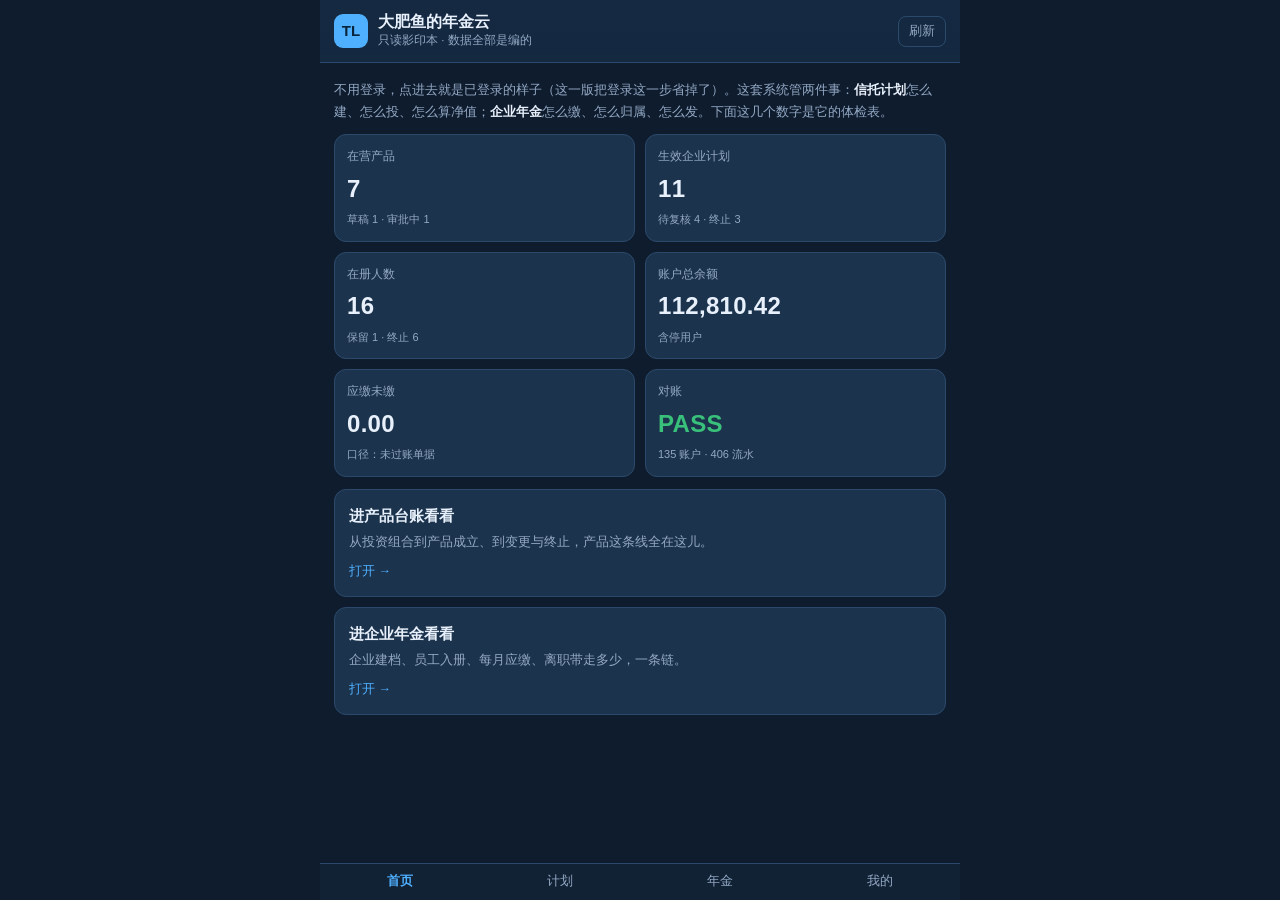
<file: index.html>
<!doctype html>
<html lang="zh-CN">
<head>
<meta charset="utf-8">
<meta name="viewport" content="width=device-width, initial-scale=1, viewport-fit=cover">
<title>大肥鱼的年金云</title>
<meta name="theme-color" content="#12283d">
<link rel="manifest" href="./manifest.webmanifest">
<link rel="apple-touch-icon" href="./icon-192.png">
<link rel="stylesheet" href="./shell.css">
</head>
<body>

<header class="top">
  <div class="brand">
    <span class="logo">TL</span>
    <div>
      <div class="title">大肥鱼的年金云</div>
      <div class="sub">只读影印本 · 数据全部是编的</div>
    </div>
  </div>
  <button id="refresh" class="ghost" type="button">刷新</button>
</header>

<main>

  <!-- ============ 首页 ============ -->
  <section id="tab-home" class="tab active">
    <p class="lead">不用登录，点进去就是已登录的样子（这一版把登录这一步省掉了）。这套系统管两件事：<b>信托计划</b>怎么建、怎么投、怎么算净值；<b>企业年金</b>怎么缴、怎么归属、怎么发。下面这几个数字是它的体检表。</p>

    <div class="grid" id="stat-grid">
      <div class="card stat" data-k="plans"><div class="k">在营产品</div><div class="v">—</div><div class="f"></div></div>
      <div class="card stat" data-k="entPlans"><div class="k">生效企业计划</div><div class="v">—</div><div class="f"></div></div>
      <div class="card stat" data-k="persons"><div class="k">在册人数</div><div class="v">—</div><div class="f"></div></div>
      <div class="card stat" data-k="balance"><div class="k">账户总余额</div><div class="v">—</div><div class="f">含停用户</div></div>
      <div class="card stat" data-k="unpaid"><div class="k">应缴未缴</div><div class="v">—</div><div class="f">口径：未过账单据</div></div>
      <div class="card stat" data-k="recon"><div class="k">对账</div><div class="v">—</div><div class="f"></div></div>
    </div>

    <a class="card entry" href="./app/#/plans">
      <div class="entry-t">进产品台账看看</div>
      <div class="entry-d">从投资组合到产品成立、到变更与终止，产品这条线全在这儿。</div>
      <div class="entry-a">打开 →</div>
    </a>
    <a class="card entry" href="./app/#/ent-plans">
      <div class="entry-t">进企业年金看看</div>
      <div class="entry-d">企业建档、员工入册、每月应缴、离职带走多少，一条链。</div>
      <div class="entry-a">打开 →</div>
    </a>
  </section>

  <!-- ============ 计划 ============ -->
  <section id="tab-plans" class="tab">
    <p class="lead">产品台账。点一张卡进详情，能看到它绑了哪个投资组合、有没有成立通知单、审批走到哪儿。</p>
    <div id="plan-list" class="list"><p class="empty">正在读数据…</p></div>
  </section>

  <!-- ============ 年金 ============ -->
  <section id="tab-annuity" class="tab">
    <p class="lead">企业年金。一家企业一个计划，计划下面挂着人，人下面挂着账户。</p>
    <div id="ent-list" class="list"><p class="empty">正在读数据…</p></div>
  </section>

  <!-- ============ 我的 ============ -->
  <section id="tab-me" class="tab">
    <div class="card">
      <div class="entry-t">这是什么</div>
      <div class="entry-d">一个真实系统的<b>只读影印本</b>。页面、按钮、数据都是真的，但数据是编的，改了也不会保存。想自己动手，得在本机把后端和数据库跑起来。</div>
    </div>
    <a class="card entry" href="./how.html">
      <div class="entry-t">这是怎么做的</div>
      <div class="entry-d">三分钟看完：这东西是真的还是假的、那一百多条接口录音是怎么回事、做的时候踩了哪些坑。</div>
      <div class="entry-a">看看 →</div>
    </a>
    <a class="card entry" id="dl-manual" href="./assets/操作说明书.docx" download>
      <div class="entry-t">下载操作说明书</div>
      <div class="entry-d">140 页，60 张截图，按业务流程排的。要照着系统干活的人看这本。</div>
      <div class="entry-a">下载 →</div>
    </a>
    <a class="card entry" href="./app/">
      <div class="entry-t">进完整系统（电脑上看更好）</div>
      <div class="entry-d">左侧是完整菜单，33 个页面都能点。手机上也做了适配：列表变卡片、抽屉满屏、表单纵向排。</div>
      <div class="entry-a">打开 →</div>
    </a>
    <div class="card">
      <div class="entry-t">只读是什么意思</div>
      <div class="entry-d">保存、提交、复核这些动作会明确告诉你「这是只读影印本，演示站不保存任何改动」。不会假装成功，也不会改你的浏览器里的任何东西。</div>
    </div>
    <div class="card">
      <div class="entry-t">不用登录</div>
      <div class="entry-d">这一版把登录省掉了：打开就是已登录的样子。真要登录，账号 <b>admin</b>、密码 <b>admin123</b> 也认。</div>
    </div>
    <p class="foot">数据快照：<span id="tape-date">—</span> · 页面 <span id="tape-pages">—</span> 个</p>
  </section>

</main>

<nav class="tabs">
  <button class="tab-btn active" data-tab="home" type="button"><span>首页</span></button>
  <button class="tab-btn" data-tab="plans" type="button"><span>计划</span></button>
  <button class="tab-btn" data-tab="annuity" type="button"><span>年金</span></button>
  <button class="tab-btn" data-tab="me" type="button"><span>我的</span></button>
</nav>

<script src="./shell.js"></script>
</body>
</html>
</file>
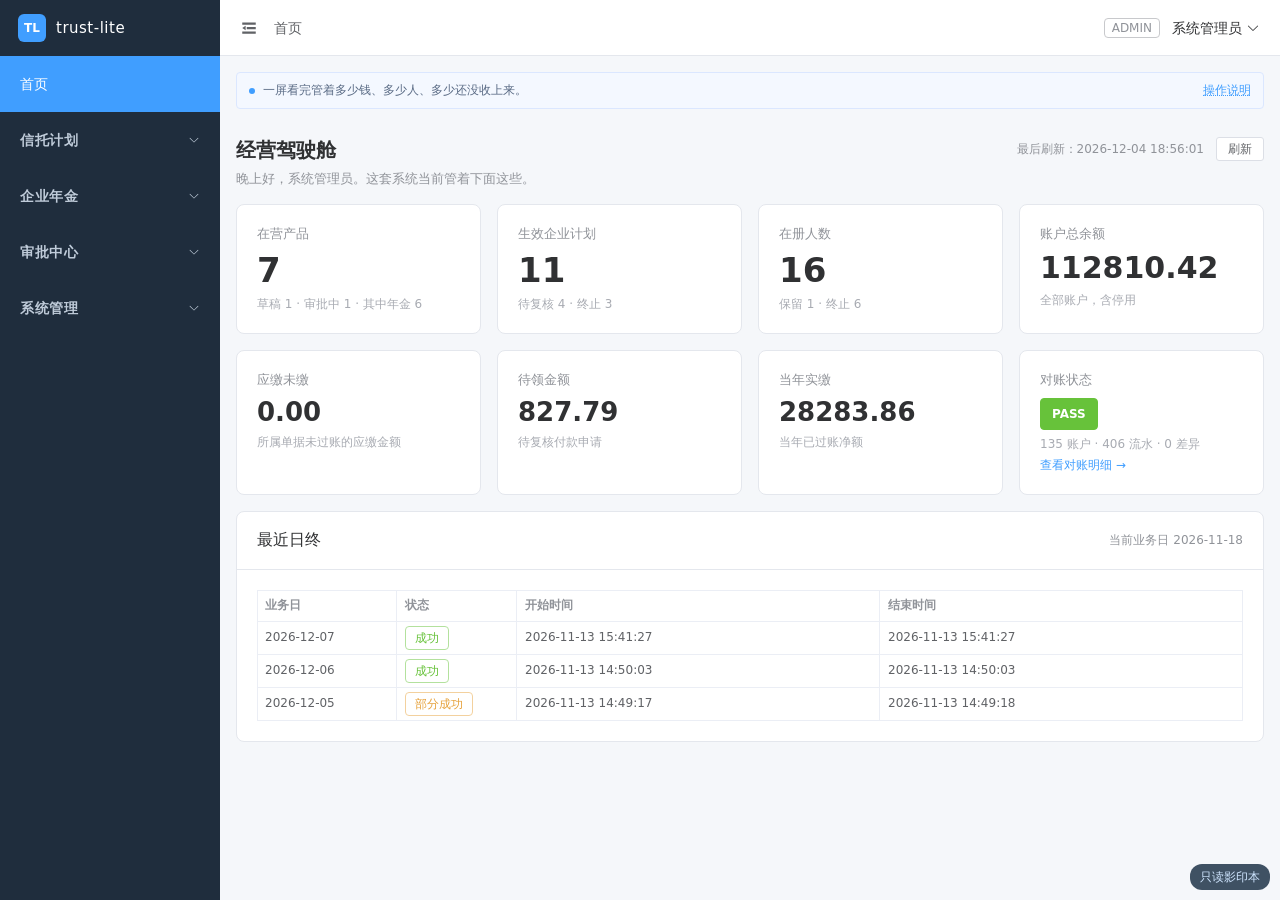
<file: app/index.html>
<!doctype html>
<html lang="zh-CN">
  <head>
    <meta charset="UTF-8" />
    <meta name="viewport" content="width=device-width, initial-scale=1.0" />
    <title>trust-lite · 轻量信托系统</title>
    <script type="module" crossorigin src="./assets/index-Zx-b_PrK.js"></script>
    <link rel="stylesheet" crossorigin href="./assets/index-BRSTukdD.css">
    <script src="./demo-player.js"></script>
</head>
  <body>
    <div id="app"></div>
  </body>
</html>
</file>
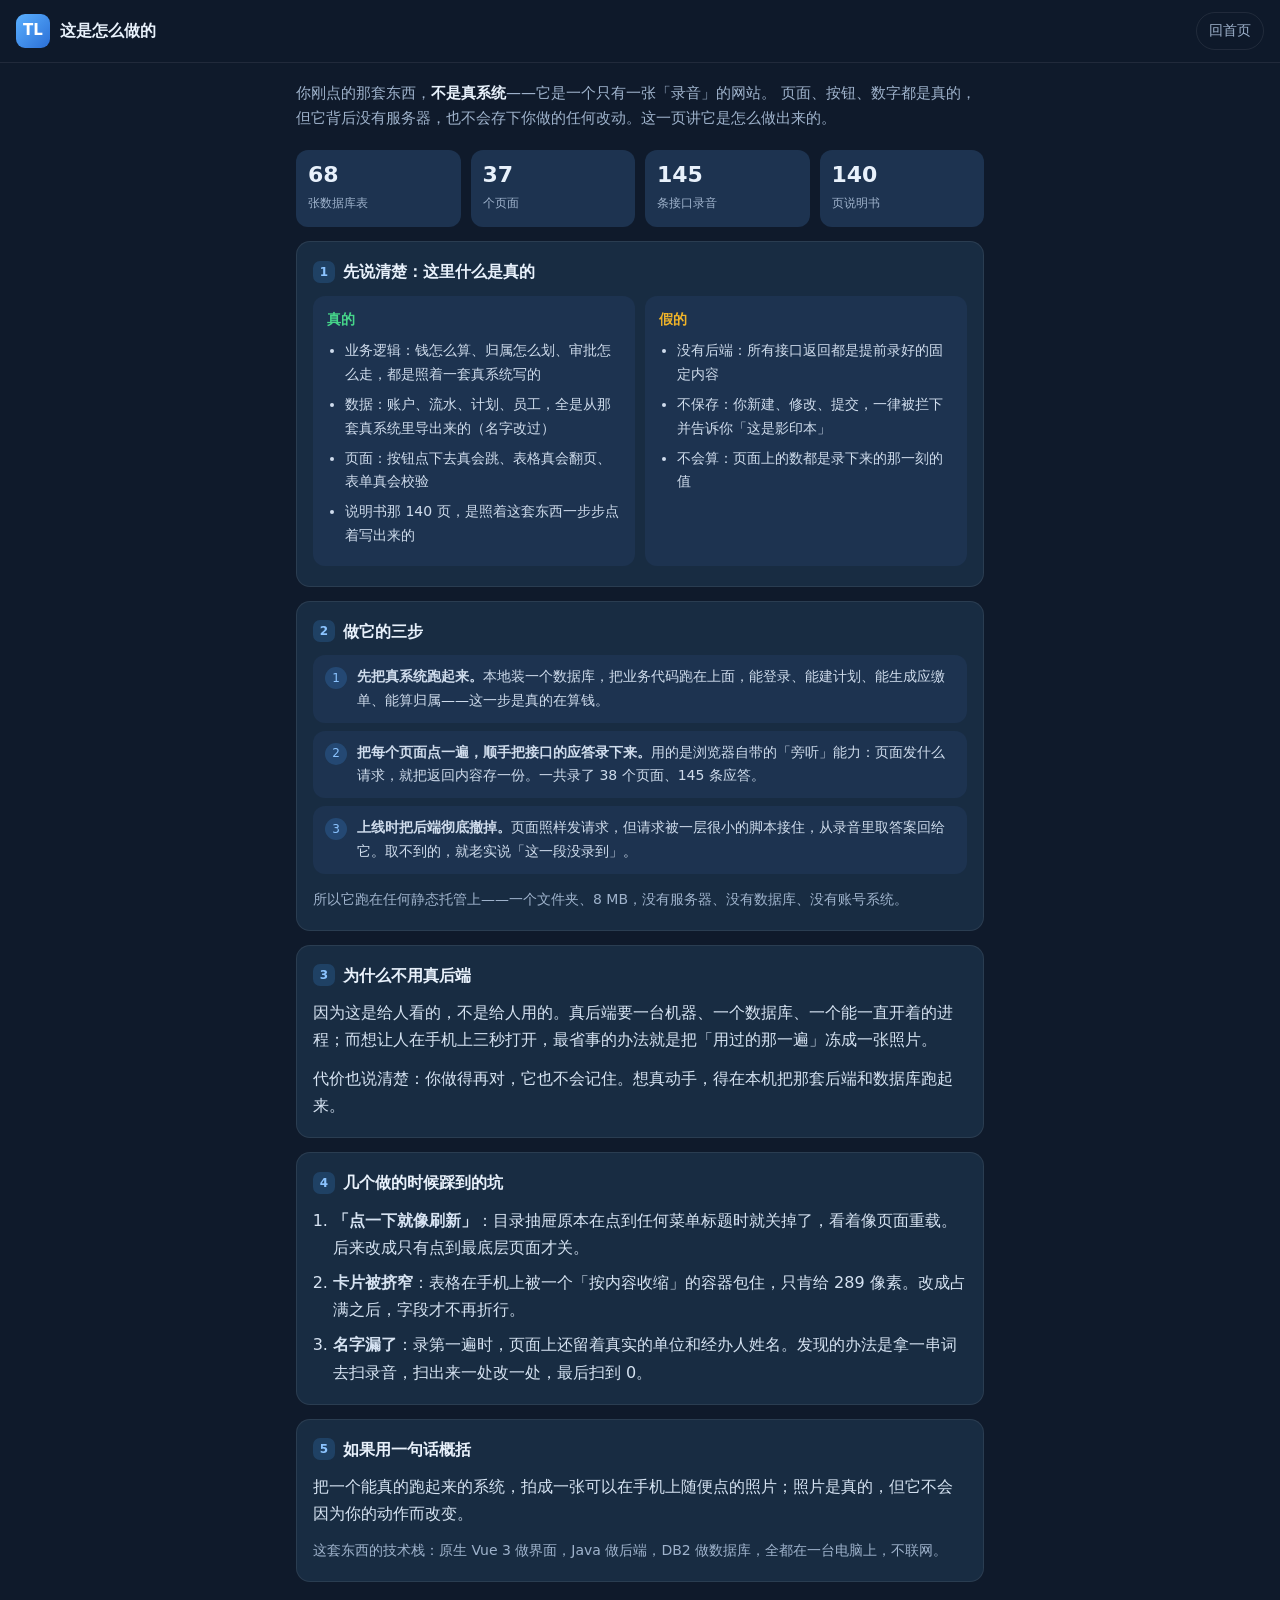
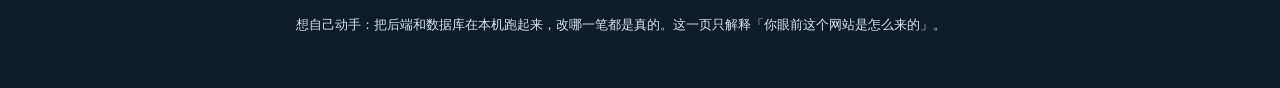
<file: how.html>
<!doctype html>
<html lang="zh-CN">
<head>
<meta charset="utf-8">
<meta name="viewport" content="width=device-width,initial-scale=1,viewport-fit=cover">
<title>这是怎么做的 · 大肥鱼的年金云</title>
<style>
  :root{
    --bg:#0f1a2b; --card:#182c42; --card2:#1d3350; --line:rgba(255,255,255,.08);
    --fg:#e8f1fb; --dim:#9fb3cc; --accent:#409eff; --ok:#46d68a; --warn:#f0b429;
  }
  *{box-sizing:border-box;-webkit-tap-highlight-color:transparent}
  body{margin:0;background:var(--bg);color:var(--fg);
       font:16px/1.7 system-ui,-apple-system,"Segoe UI","PingFang SC","Microsoft YaHei",sans-serif;
       padding:0 0 40px}
  header{position:sticky;top:0;z-index:10;display:flex;align-items:center;gap:10px;
         padding:12px 16px;background:rgba(15,26,43,.92);backdrop-filter:blur(8px);
         border-bottom:1px solid var(--line)}
  header .logo{width:34px;height:34px;border-radius:9px;background:linear-gradient(135deg,#5ab0ff,#2b6fd6);
         display:flex;align-items:center;justify-content:center;font-weight:700;font-size:15px;color:#fff}
  header h1{font-size:16px;margin:0;font-weight:600}
  header .back{margin-left:auto;font-size:14px;color:var(--dim);text-decoration:none;
         border:1px solid var(--line);padding:6px 12px;border-radius:999px}
  main{max-width:720px;margin:0 auto;padding:18px 16px}
  .lead{color:var(--dim);font-size:15px;margin:0 0 18px}
  .lead b{color:var(--fg)}
  section{background:var(--card);border:1px solid var(--line);border-radius:14px;
          padding:16px 16px 6px;margin:0 0 14px}
  section h2{font-size:16px;margin:0 0 10px;display:flex;align-items:center;gap:8px}
  section h2 .n{width:22px;height:22px;border-radius:7px;background:rgba(64,158,255,.18);
          color:#8cc4ff;font-size:12px;display:flex;align-items:center;justify-content:center}
  p{margin:0 0 12px;color:#d6e3f2}
  .muted{color:var(--dim);font-size:14px}
  ol{margin:0 0 12px;padding-left:20px;color:#d6e3f2}
  ol li{margin:0 0 8px}
  .stats{display:grid;grid-template-columns:repeat(2,1fr);gap:10px;margin:0 0 14px}
  .stat{background:var(--card2);border-radius:12px;padding:12px}
  .stat b{display:block;font-size:22px;line-height:1.2}
  .stat span{font-size:12px;color:var(--dim)}
  .two{display:grid;grid-template-columns:1fr;gap:10px;margin:0 0 14px}
  @media(min-width:560px){.two{grid-template-columns:1fr 1fr}.stats{grid-template-columns:repeat(4,1fr)}}
  .box{background:var(--card2);border-radius:12px;padding:12px 14px}
  .box h3{font-size:14px;margin:0 0 8px}
  .box.real h3{color:var(--ok)}
  .box.fake h3{color:var(--warn)}
  .box ul{margin:0;padding-left:18px;font-size:14px;color:#cfdcec}
  .box li{margin:0 0 6px}
  .flow{display:flex;flex-direction:column;gap:8px;margin:0 0 14px}
  .step{display:flex;gap:10px;align-items:flex-start;background:var(--card2);border-radius:12px;padding:10px 12px}
  .step .i{flex:0 0 22px;height:22px;border-radius:50%;background:rgba(64,158,255,.2);color:#8cc4ff;
           font-size:12px;display:flex;align-items:center;justify-content:center;margin-top:2px}
  .step p{margin:0;font-size:14px;color:#cfdcec}
  code{background:rgba(255,255,255,.07);padding:1px 6px;border-radius:5px;font-size:13px}
  footer{max-width:720px;margin:0 auto;padding:0 16px;color:var(--dim);font-size:13px}
  footer a{color:#8cc4ff}
</style>
</head>
<body>
<header>
  <div class="logo">TL</div>
  <h1>这是怎么做的</h1>
  <a class="back" href="./">回首页</a>
</header>

<main>
  <p class="lead">你刚点的那套东西，<b>不是真系统</b>——它是一个只有一张「录音」的网站。
    页面、按钮、数字都是真的，但它背后没有服务器，也不会存下你做的任何改动。这一页讲它是怎么做出来的。</p>

  <div class="stats">
    <div class="stat"><b>68</b><span>张数据库表</span></div>
    <div class="stat"><b>37</b><span>个页面</span></div>
    <div class="stat"><b>145</b><span>条接口录音</span></div>
    <div class="stat"><b>140</b><span>页说明书</span></div>
  </div>

  <section>
    <h2><span class="n">1</span>先说清楚：这里什么是真的</h2>
    <div class="two">
      <div class="box real">
        <h3>真的</h3>
        <ul>
          <li>业务逻辑：钱怎么算、归属怎么划、审批怎么走，都是照着一套真系统写的</li>
          <li>数据：账户、流水、计划、员工，全是从那套真系统里导出来的（名字改过）</li>
          <li>页面：按钮点下去真会跳、表格真会翻页、表单真会校验</li>
          <li>说明书那 140 页，是照着这套东西一步步点着写出来的</li>
        </ul>
      </div>
      <div class="box fake">
        <h3>假的</h3>
        <ul>
          <li>没有后端：所有接口返回都是提前录好的固定内容</li>
          <li>不保存：你新建、修改、提交，一律被拦下并告诉你「这是影印本」</li>
          <li>不会算：页面上的数都是录下来的那一刻的值</li>
        </ul>
      </div>
    </div>
  </section>

  <section>
    <h2><span class="n">2</span>做它的三步</h2>
    <div class="flow">
      <div class="step"><div class="i">1</div><p><b>先把真系统跑起来。</b>本地装一个数据库，把业务代码跑在上面，能登录、能建计划、能生成应缴单、能算归属——这一步是真的在算钱。</p></div>
      <div class="step"><div class="i">2</div><p><b>把每个页面点一遍，顺手把接口的应答录下来。</b>用的是浏览器自带的「旁听」能力：页面发什么请求，就把返回内容存一份。一共录了 38 个页面、145 条应答。</p></div>
      <div class="step"><div class="i">3</div><p><b>上线时把后端彻底撤掉。</b>页面照样发请求，但请求被一层很小的脚本接住，从录音里取答案回给它。取不到的，就老实说「这一段没录到」。</p></div>
    </div>
    <p class="muted">所以它跑在任何静态托管上——一个文件夹、8 MB，没有服务器、没有数据库、没有账号系统。</p>
  </section>

  <section>
    <h2><span class="n">3</span>为什么不用真后端</h2>
    <p>因为这是给人看的，不是给人用的。真后端要一台机器、一个数据库、一个能一直开着的进程；而想让人在手机上三秒打开，最省事的办法就是把「用过的那一遍」冻成一张照片。</p>
    <p>代价也说清楚：你做得再对，它也不会记住。想真动手，得在本机把那套后端和数据库跑起来。</p>
  </section>

  <section>
    <h2><span class="n">4</span>几个做的时候踩到的坑</h2>
    <ol>
      <li><b>「点一下就像刷新」</b>：目录抽屉原本在点到任何菜单标题时就关掉了，看着像页面重载。后来改成只有点到最底层页面才关。</li>
      <li><b>卡片被挤窄</b>：表格在手机上被一个「按内容收缩」的容器包住，只肯给 289 像素。改成占满之后，字段才不再折行。</li>
      <li><b>名字漏了</b>：录第一遍时，页面上还留着真实的单位和经办人姓名。发现的办法是拿一串词去扫录音，扫出来一处改一处，最后扫到 0。</li>
    </ol>
  </section>

  <section>
    <h2><span class="n">5</span>如果用一句话概括</h2>
    <p>把一个能真的跑起来的系统，拍成一张可以在手机上随便点的照片；照片是真的，但它不会因为你的动作而改变。</p>
    <p class="muted">这套东西的技术栈：原生 Vue 3 做界面，Java 做后端，DB2 做数据库，全都在一台电脑上，不联网。</p>
  </section>
</main>

<footer>
  <p>想自己动手：把后端和数据库在本机跑起来，改哪一笔都是真的。这一页只解释「你眼前这个网站是怎么来的」。</p>
</footer>
</body>
</html>
</file>
<file: shell.css>
:root{
  --bg:#0f1c2e; --bg2:#152a42; --card:#1c334d; --card2:#22405f;
  --line:#2b4a6b; --txt:#e8f1fb; --dim:#93a9c4; --acc:#4fb0ff; --ok:#39c07a; --warn:#e6a23c;
}
*{box-sizing:border-box;-webkit-tap-highlight-color:transparent}
html,body{margin:0;padding:0}
body{
  background:var(--bg); color:var(--txt);
  font:15px/1.65 -apple-system,BlinkMacSystemFont,"Segoe UI","PingFang SC","Microsoft YaHei",sans-serif;
  padding-bottom:calc(64px + env(safe-area-inset-bottom));
  max-width:640px; margin:0 auto;
}
a{color:inherit;text-decoration:none}

.top{
  position:sticky;top:0;z-index:9;
  display:flex;align-items:center;justify-content:space-between;
  gap:10px;padding:12px 14px calc(12px);
  background:linear-gradient(180deg,var(--bg2),rgba(21,42,66,.92));
  backdrop-filter:blur(6px);border-bottom:1px solid var(--line);
}
.brand{display:flex;align-items:center;gap:10px;min-width:0}
.logo{
  width:34px;height:34px;border-radius:9px;flex:0 0 34px;
  background:var(--acc);color:#08243b;font-weight:800;font-size:15px;
  display:grid;place-items:center;
}
.title{font-weight:700;font-size:16px;line-height:1.2}
.sub{font-size:11.5px;color:var(--dim)}
.ghost{
  flex:0 0 auto;background:transparent;color:var(--dim);
  border:1px solid var(--line);border-radius:8px;padding:6px 10px;font-size:12.5px;
}
.ghost:active{background:var(--card)}

main{padding:14px}
.tab{display:none}
.tab.active{display:block}

.lead{color:var(--dim);font-size:13px;margin:2px 0 12px}
.lead b{color:var(--txt);font-weight:600}

.grid{display:grid;grid-template-columns:1fr 1fr;gap:10px;margin-bottom:12px}
.card{
  background:var(--card);border:1px solid var(--line);border-radius:12px;
  padding:12px;
}
.stat .k{font-size:12px;color:var(--dim)}
.stat .v{font-size:24px;font-weight:700;letter-spacing:.3px;margin-top:2px}
.stat .f{font-size:11px;color:var(--dim);margin-top:2px;min-height:15px}
.stat.ok .v{color:var(--ok)}
.stat.warn .v{color:var(--warn)}

.entry{display:block;margin-bottom:10px;padding:14px}
.entry:active{background:var(--card2)}
.entry-t{font-weight:650;font-size:15px}
.entry-d{color:var(--dim);font-size:12.5px;margin-top:4px}
.entry-d b{color:var(--txt)}
.entry-a{color:var(--acc);font-size:12.5px;margin-top:8px}

.list{display:block}
.row{
  display:block;background:var(--card);border:1px solid var(--line);border-radius:12px;
  padding:12px;margin-bottom:9px;
}
.row:active{background:var(--card2)}
.row .n{display:flex;align-items:center;gap:8px;justify-content:space-between}
.row .no{font-size:11.5px;color:var(--dim);font-variant-numeric:tabular-nums}
.row .name{font-weight:600;font-size:14.5px;margin:3px 0 4px}
.row .meta{display:flex;gap:10px;flex-wrap:wrap;font-size:12px;color:var(--dim)}
.tag{
  display:inline-block;padding:1px 7px;border-radius:20px;font-size:11px;
  border:1px solid var(--line);color:var(--dim);
}
.tag.on{color:#0c2b1c;background:var(--ok);border-color:var(--ok)}
.tag.wait{color:#3a2a06;background:var(--warn);border-color:var(--warn)}
.empty{color:var(--dim);font-size:13px;text-align:center;padding:26px 0}
.foot{color:#5f738c;font-size:11.5px;text-align:center;margin-top:14px}

.tabs{
  position:fixed;left:0;right:0;bottom:0;z-index:10;
  display:grid;grid-template-columns:repeat(4,1fr);
  background:rgba(18,35,54,.96);backdrop-filter:blur(8px);
  border-top:1px solid var(--line);
  padding-bottom:env(safe-area-inset-bottom);
  max-width:640px;margin:0 auto;
}
.tab-btn{
  background:transparent;border:0;color:var(--dim);
  padding:9px 0 10px;font-size:12.5px;font-family:inherit;
}
.tab-btn span{display:block}
.tab-btn.active{color:var(--acc);font-weight:600}
</file>
<file: app/assets/index-BRSTukdD.css>
:root{--el-color-white:#fff;--el-color-black:#000;--el-color-primary-rgb:64, 158, 255;--el-color-success-rgb:103, 194, 58;--el-color-warning-rgb:230, 162, 60;--el-color-danger-rgb:245, 108, 108;--el-color-error-rgb:245, 108, 108;--el-color-info-rgb:144, 147, 153;--el-font-size-extra-large:20px;--el-font-size-large:18px;--el-font-size-medium:16px;--el-font-size-base:14px;--el-font-size-small:13px;--el-font-size-extra-small:12px;--el-font-family:"Helvetica Neue", Helvetica, "PingFang SC", "Hiragino Sans GB", "Microsoft YaHei", "微软雅黑", Arial, sans-serif;--el-font-weight-primary:500;--el-font-line-height-primary:24px;--el-index-normal:1;--el-index-top:1000;--el-index-popper:2000;--el-border-radius-base:4px;--el-border-radius-small:2px;--el-border-radius-round:20px;--el-border-radius-circle:100%;--el-transition-duration:.3s;--el-transition-duration-fast:.2s;--el-transition-function-ease-in-out-bezier:cubic-bezier(.645, .045, .355, 1);--el-transition-function-fast-bezier:cubic-bezier(.23, 1, .32, 1);--el-transition-all:all var(--el-transition-duration) var(--el-transition-function-ease-in-out-bezier);--el-transition-fade:opacity var(--el-transition-duration) var(--el-transition-function-fast-bezier);--el-transition-md-fade:transform var(--el-transition-duration) var(--el-transition-function-fast-bezier), opacity var(--el-transition-duration) var(--el-transition-function-fast-bezier);--el-transition-fade-linear:opacity var(--el-transition-duration-fast) linear;--el-transition-border:border-color var(--el-transition-duration-fast) var(--el-transition-function-ease-in-out-bezier);--el-transition-box-shadow:box-shadow var(--el-transition-duration-fast) var(--el-transition-function-ease-in-out-bezier);--el-transition-color:color var(--el-transition-duration-fast) var(--el-transition-function-ease-in-out-bezier);--el-component-size-large:40px;--el-component-size:32px;--el-component-size-small:24px;--lightningcss-light:initial;--lightningcss-dark: ;color-scheme:light;--el-color-primary:#409eff;--el-color-primary-light-3:#79bbff;--el-color-primary-light-5:#a0cfff;--el-color-primary-light-7:#c6e2ff;--el-color-primary-light-8:#d9ecff;--el-color-primary-light-9:#ecf5ff;--el-color-primary-dark-2:#337ecc;--el-color-success:#67c23a;--el-color-success-light-3:#95d475;--el-color-success-light-5:#b3e19d;--el-color-success-light-7:#d1edc4;--el-color-success-light-8:#e1f3d8;--el-color-success-light-9:#f0f9eb;--el-color-success-dark-2:#529b2e;--el-color-warning:#e6a23c;--el-color-warning-light-3:#eebe77;--el-color-warning-light-5:#f3d19e;--el-color-warning-light-7:#f8e3c5;--el-color-warning-light-8:#faecd8;--el-color-warning-light-9:#fdf6ec;--el-color-warning-dark-2:#b88230;--el-color-danger:#f56c6c;--el-color-danger-light-3:#f89898;--el-color-danger-light-5:#fab6b6;--el-color-danger-light-7:#fcd3d3;--el-color-danger-light-8:#fde2e2;--el-color-danger-light-9:#fef0f0;--el-color-danger-dark-2:#c45656;--el-color-error:#f56c6c;--el-color-error-light-3:#f89898;--el-color-error-light-5:#fab6b6;--el-color-error-light-7:#fcd3d3;--el-color-error-light-8:#fde2e2;--el-color-error-light-9:#fef0f0;--el-color-error-dark-2:#c45656;--el-color-info:#909399;--el-color-info-light-3:#b1b3b8;--el-color-info-light-5:#c8c9cc;--el-color-info-light-7:#dedfe0;--el-color-info-light-8:#e9e9eb;--el-color-info-light-9:#f4f4f5;--el-color-info-dark-2:#73767a;--el-bg-color:#fff;--el-bg-color-page:#f2f3f5;--el-bg-color-overlay:#fff;--el-text-color-primary:#303133;--el-text-color-regular:#606266;--el-text-color-secondary:#909399;--el-text-color-placeholder:#a8abb2;--el-text-color-disabled:#c0c4cc;--el-border-color:#dcdfe6;--el-border-color-light:#e4e7ed;--el-border-color-lighter:#ebeef5;--el-border-color-extra-light:#f2f6fc;--el-border-color-dark:#d4d7de;--el-border-color-darker:#cdd0d6;--el-fill-color:#f0f2f5;--el-fill-color-light:#f5f7fa;--el-fill-color-lighter:#fafafa;--el-fill-color-extra-light:#fafcff;--el-fill-color-dark:#ebedf0;--el-fill-color-darker:#e6e8eb;--el-fill-color-blank:#fff;--el-box-shadow:0px 12px 32px 4px #0000000a, 0px 8px 20px #00000014;--el-box-shadow-light:0px 0px 12px #0000001f;--el-box-shadow-lighter:0px 0px 6px #0000001f;--el-box-shadow-dark:0px 16px 48px 16px #00000014, 0px 12px 32px #0000001f, 0px 8px 16px -8px #00000029;--el-disabled-bg-color:var(--el-fill-color-light);--el-disabled-text-color:var(--el-text-color-placeholder);--el-disabled-border-color:var(--el-border-color-light);--el-overlay-color:#000c;--el-overlay-color-light:#000000b3;--el-overlay-color-lighter:#00000080;--el-mask-color:#ffffffe6;--el-mask-color-extra-light:#ffffff4d;--el-border-width:1px;--el-border-style:solid;--el-border-color-hover:var(--el-text-color-disabled);--el-border:var(--el-border-width) var(--el-border-style) var(--el-border-color);--el-svg-monochrome-grey:var(--el-border-color)}.fade-in-linear-enter-active,.fade-in-linear-leave-active{transition:var(--el-transition-fade-linear)}.fade-in-linear-enter-from,.fade-in-linear-leave-to{opacity:0}.el-fade-in-linear-enter-active,.el-fade-in-linear-leave-active{transition:var(--el-transition-fade-linear)}.el-fade-in-linear-enter-from,.el-fade-in-linear-leave-to{opacity:0}.el-fade-in-enter-active,.el-fade-in-leave-active{transition:all var(--el-transition-duration) cubic-bezier(.55,0,.1,1)}.el-fade-in-enter-from,.el-fade-in-leave-active{opacity:0}.el-zoom-in-center-enter-active,.el-zoom-in-center-leave-active{transition:all var(--el-transition-duration) cubic-bezier(.55,0,.1,1)}.el-zoom-in-center-enter-from,.el-zoom-in-center-leave-active{opacity:0;transform:scaleX(0)}.el-zoom-in-top-enter-active,.el-zoom-in-top-leave-active{opacity:1;transition:var(--el-transition-md-fade);transform-origin:top;transform:scaleY(1)}.el-zoom-in-top-enter-active[data-popper-placement^=top],.el-zoom-in-top-leave-active[data-popper-placement^=top]{transform-origin:bottom}.el-zoom-in-top-enter-from,.el-zoom-in-top-leave-active{opacity:0;transform:scaleY(0)}.el-zoom-in-bottom-enter-active,.el-zoom-in-bottom-leave-active{opacity:1;transition:var(--el-transition-md-fade);transform-origin:bottom;transform:scaleY(1)}.el-zoom-in-bottom-enter-from,.el-zoom-in-bottom-leave-active{opacity:0;transform:scaleY(0)}.el-zoom-in-left-enter-active,.el-zoom-in-left-leave-active{opacity:1;transition:var(--el-transition-md-fade);transform-origin:0 0;transform:scale(1)}.el-zoom-in-left-enter-from,.el-zoom-in-left-leave-active{opacity:0;transform:scale(.45)}.collapse-transition{transition:var(--el-transition-duration) height ease-in-out,var(--el-transition-duration) padding-top ease-in-out,var(--el-transition-duration) padding-bottom ease-in-out}.el-collapse-transition-leave-active,.el-collapse-transition-enter-active{transition:var(--el-transition-duration) max-height ease-in-out,var(--el-transition-duration) padding-top ease-in-out,var(--el-transition-duration) padding-bottom ease-in-out}.horizontal-collapse-transition{transition:var(--el-transition-duration) width ease-in-out,var(--el-transition-duration) padding-left ease-in-out,var(--el-transition-duration) padding-right ease-in-out}.el-list-enter-active,.el-list-leave-active{transition:all 1s}.el-list-enter-from,.el-list-leave-to{opacity:0;transform:translateY(-30px)}.el-list-leave-active{position:absolute!important}.el-opacity-transition{transition:opacity var(--el-transition-duration) cubic-bezier(.55,0,.1,1)}.el-icon--right{margin-left:5px}.el-icon--left{margin-right:5px}@keyframes rotating{0%{transform:rotate(0)}to{transform:rotate(360deg)}}.el-icon{--color:inherit;fill:currentColor;width:1em;height:1em;color:var(--color);line-height:1em;font-size:inherit;justify-content:center;align-items:center;display:inline-flex;position:relative}.el-icon.is-loading{animation:2s linear infinite rotating}.el-icon svg{width:1em;height:1em}.el-affix--fixed{position:fixed}.el-alert{--el-alert-padding:8px 16px;--el-alert-border-radius-base:var(--el-border-radius-base);--el-alert-title-font-size:14px;--el-alert-title-with-description-font-size:16px;--el-alert-description-font-size:14px;--el-alert-close-font-size:16px;--el-alert-close-customed-font-size:14px;--el-alert-icon-size:16px;--el-alert-icon-large-size:28px;width:100%;padding:var(--el-alert-padding);box-sizing:border-box;border-radius:var(--el-alert-border-radius-base);background-color:var(--el-color-white);opacity:1;transition:opacity var(--el-transition-duration-fast);align-items:center;margin:0;display:flex;position:relative;overflow:hidden}.el-alert.is-light .el-alert__close-btn{color:var(--el-text-color-placeholder)}.el-alert.is-dark .el-alert__close-btn,.el-alert.is-dark .el-alert__description{color:var(--el-color-white)}.el-alert.is-center{justify-content:center}.el-alert--primary{--el-alert-bg-color:var(--el-color-primary-light-9)}.el-alert--primary.is-light{background-color:var(--el-alert-bg-color);color:var(--el-color-primary)}.el-alert--primary.is-light .el-alert__description{color:var(--el-color-primary)}.el-alert--primary.is-dark{background-color:var(--el-color-primary);color:var(--el-color-white)}.el-alert--success{--el-alert-bg-color:var(--el-color-success-light-9)}.el-alert--success.is-light{background-color:var(--el-alert-bg-color);color:var(--el-color-success)}.el-alert--success.is-light .el-alert__description{color:var(--el-color-success)}.el-alert--success.is-dark{background-color:var(--el-color-success);color:var(--el-color-white)}.el-alert--info{--el-alert-bg-color:var(--el-color-info-light-9)}.el-alert--info.is-light{background-color:var(--el-alert-bg-color);color:var(--el-color-info)}.el-alert--info.is-light .el-alert__description{color:var(--el-color-info)}.el-alert--info.is-dark{background-color:var(--el-color-info);color:var(--el-color-white)}.el-alert--warning{--el-alert-bg-color:var(--el-color-warning-light-9)}.el-alert--warning.is-light{background-color:var(--el-alert-bg-color);color:var(--el-color-warning)}.el-alert--warning.is-light .el-alert__description{color:var(--el-color-warning)}.el-alert--warning.is-dark{background-color:var(--el-color-warning);color:var(--el-color-white)}.el-alert--error{--el-alert-bg-color:var(--el-color-error-light-9)}.el-alert--error.is-light{background-color:var(--el-alert-bg-color);color:var(--el-color-error)}.el-alert--error.is-light .el-alert__description{color:var(--el-color-error)}.el-alert--error.is-dark{background-color:var(--el-color-error);color:var(--el-color-white)}.el-alert__content{flex-direction:column;gap:4px;display:flex}.el-alert .el-alert__icon{font-size:var(--el-alert-icon-size);width:var(--el-alert-icon-size);margin-right:8px}.el-alert .el-alert__icon.is-big{font-size:var(--el-alert-icon-large-size);width:var(--el-alert-icon-large-size);margin-right:12px}.el-alert__title{font-size:var(--el-alert-title-font-size);line-height:24px}.el-alert__title.with-description{font-size:var(--el-alert-title-with-description-font-size)}.el-alert .el-alert__description{font-size:var(--el-alert-description-font-size);margin:0}.el-alert .el-alert__close-btn{font-size:var(--el-alert-close-font-size);opacity:1;cursor:pointer;position:absolute;top:12px;right:16px}.el-alert .el-alert__close-btn.is-customed{font-style:normal;font-size:var(--el-alert-close-customed-font-size);line-height:24px;top:8px}.el-alert-fade-enter-from,.el-alert-fade-leave-active{opacity:0}.el-aside{box-sizing:border-box;width:var(--el-aside-width,300px);flex-shrink:0;overflow:auto}.el-autocomplete{--el-input-text-color:var(--el-text-color-regular);--el-input-border:var(--el-border);--el-input-hover-border:var(--el-border-color-hover);--el-input-focus-border:var(--el-color-primary);--el-input-transparent-border:0 0 0 1px transparent inset;--el-input-border-color:var(--el-border-color);--el-input-border-radius:var(--el-border-radius-base);--el-input-bg-color:var(--el-fill-color-blank);--el-input-icon-color:var(--el-text-color-placeholder);--el-input-placeholder-color:var(--el-text-color-placeholder);--el-input-hover-border-color:var(--el-border-color-hover);--el-input-clear-hover-color:var(--el-text-color-secondary);--el-input-focus-border-color:var(--el-color-primary);--el-input-width:100%;width:var(--el-input-width);display:inline-block;position:relative}.el-autocomplete__popper.el-popper{background:var(--el-bg-color-overlay);border:1px solid var(--el-border-color-light);box-shadow:var(--el-box-shadow-light)}.el-autocomplete__popper.el-popper .el-popper__arrow:before{border:1px solid var(--el-border-color-light)}.el-autocomplete__popper.el-popper[data-popper-placement^=top] .el-popper__arrow:before{border-top-color:#0000;border-left-color:#0000}.el-autocomplete__popper.el-popper[data-popper-placement^=bottom] .el-popper__arrow:before{border-bottom-color:#0000;border-right-color:#0000}.el-autocomplete__popper.el-popper[data-popper-placement^=left] .el-popper__arrow:before{border-bottom-color:#0000;border-left-color:#0000}.el-autocomplete__popper.el-popper[data-popper-placement^=right] .el-popper__arrow:before{border-top-color:#0000;border-right-color:#0000}.el-autocomplete-suggestion{border-radius:var(--el-border-radius-base);box-sizing:border-box}.el-autocomplete-suggestion__header{border-bottom:1px solid var(--el-border-color-lighter);padding:10px}.el-autocomplete-suggestion__footer{border-top:1px solid var(--el-border-color-lighter);padding:10px}.el-autocomplete-suggestion__wrap{box-sizing:border-box;max-height:280px;padding:10px 0}.el-autocomplete-suggestion__list{margin:0;padding:0}.el-autocomplete-suggestion li{cursor:pointer;color:var(--el-text-color-regular);line-height:34px;font-size:var(--el-font-size-base);text-align:left;text-overflow:ellipsis;white-space:nowrap;margin:0;padding:0 20px;list-style:none;overflow:hidden}.el-autocomplete-suggestion li:hover,.el-autocomplete-suggestion li.highlighted{background-color:var(--el-fill-color-light)}.el-autocomplete-suggestion li.divider{border-top:1px solid var(--el-color-black);margin-top:6px}.el-autocomplete-suggestion li.divider:last-child{margin-bottom:-6px}.el-autocomplete-suggestion.is-loading li{cursor:default;height:100px;color:var(--el-text-color-secondary);justify-content:center;align-items:center;font-size:20px;display:flex}.el-autocomplete-suggestion.is-loading li:hover{background-color:var(--el-bg-color-overlay)}.el-avatar{--el-avatar-text-color:var(--el-color-white);--el-avatar-bg-color:var(--el-text-color-disabled);--el-avatar-text-size:14px;--el-avatar-icon-size:18px;--el-avatar-border-radius:var(--el-border-radius-base);--el-avatar-size-large:56px;--el-avatar-size:40px;--el-avatar-size-small:24px;box-sizing:border-box;text-align:center;color:var(--el-avatar-text-color);background:var(--el-avatar-bg-color);width:var(--el-avatar-size);height:var(--el-avatar-size);font-size:var(--el-avatar-text-size);outline:none;justify-content:center;align-items:center;display:inline-flex;overflow:hidden}.el-avatar>img{width:100%;height:100%;display:block}.el-avatar--circle{border-radius:50%}.el-avatar--square{border-radius:var(--el-avatar-border-radius)}.el-avatar--icon{font-size:var(--el-avatar-icon-size)}.el-avatar--small{--el-avatar-size:24px}.el-avatar--large{--el-avatar-size:56px}.el-avatar-group{--el-avatar-group-item-gap:-8px;--el-avatar-group-collapse-item-gap:4px;display:inline-flex}.el-avatar-group .el-avatar{border:1px solid var(--el-border-color-extra-light)}.el-avatar-group .el-avatar:not(:first-child){margin-left:var(--el-avatar-group-item-gap)}.el-avatar-group__collapse-avatars{--el-avatar-group-item-gap:-8px;--el-avatar-group-collapse-item-gap:4px}.el-avatar-group__collapse-avatars .el-avatar:not(:first-child){margin-left:var(--el-avatar-group-collapse-item-gap)}.el-backtop{--el-backtop-bg-color:var(--el-bg-color-overlay);--el-backtop-text-color:var(--el-color-primary);--el-backtop-hover-bg-color:var(--el-border-color-extra-light);background-color:var(--el-backtop-bg-color);width:40px;height:40px;color:var(--el-backtop-text-color);box-shadow:var(--el-box-shadow-lighter);cursor:pointer;z-index:5;border-radius:50%;justify-content:center;align-items:center;font-size:20px;display:flex;position:fixed}.el-backtop:hover{background-color:var(--el-backtop-hover-bg-color)}.el-backtop__icon{font-size:20px}.el-badge{--el-badge-bg-color:var(--el-color-danger);--el-badge-radius:10px;--el-badge-font-size:12px;--el-badge-padding:6px;--el-badge-size:18px;vertical-align:middle;width:-moz-fit-content;width:fit-content;display:inline-block;position:relative}.el-badge__content{background-color:var(--el-badge-bg-color);border-radius:var(--el-badge-radius);color:var(--el-color-white);font-size:var(--el-badge-font-size);height:var(--el-badge-size);padding:0 var(--el-badge-padding);white-space:nowrap;border:1px solid var(--el-bg-color);justify-content:center;align-items:center;display:inline-flex}.el-badge__content.is-fixed{top:0;right:calc(1px + var(--el-badge-size) / 2);z-index:var(--el-index-normal);position:absolute;transform:translateY(-50%)translate(100%)}.el-badge__content.is-fixed.is-dot{right:5px}.el-badge__content.is-dot{border-radius:50%;width:8px;height:8px;padding:0;right:0}.el-badge__content.is-hide-zero{display:none}.el-badge__content--primary{background-color:var(--el-color-primary)}.el-badge__content--success{background-color:var(--el-color-success)}.el-badge__content--warning{background-color:var(--el-color-warning)}.el-badge__content--info{background-color:var(--el-color-info)}.el-badge__content--danger{background-color:var(--el-color-danger)}.el-breadcrumb__separator{color:var(--el-text-color-placeholder);margin:0 9px;font-weight:700}.el-breadcrumb__separator.el-icon{margin:0 6px;font-weight:400}.el-breadcrumb__separator.el-icon svg{vertical-align:middle}.el-breadcrumb__item{float:left;align-items:center;display:inline-flex}.el-breadcrumb__inner{color:var(--el-text-color-regular)}.el-breadcrumb__inner.is-link,.el-breadcrumb__inner a{transition:var(--el-transition-color);color:var(--el-text-color-primary);font-weight:700;text-decoration:none}.el-breadcrumb__inner.is-link:hover,.el-breadcrumb__inner a:hover{color:var(--el-color-primary);cursor:pointer}.el-breadcrumb__item:last-child .el-breadcrumb__inner,.el-breadcrumb__item:last-child .el-breadcrumb__inner:hover,.el-breadcrumb__item:last-child .el-breadcrumb__inner a,.el-breadcrumb__item:last-child .el-breadcrumb__inner a:hover{color:var(--el-text-color-regular);cursor:text;font-weight:400}.el-breadcrumb__item:last-child .el-breadcrumb__separator{display:none}.el-breadcrumb{font-size:14px;line-height:1}.el-breadcrumb:before,.el-breadcrumb:after{content:"";display:table}.el-breadcrumb:after{clear:both}.el-button-group>.el-button+.el-button{margin-left:0}.el-button-group>.el-button:first-child:last-child{border-top-right-radius:var(--el-border-radius-base);border-bottom-right-radius:var(--el-border-radius-base);border-top-left-radius:var(--el-border-radius-base);border-bottom-left-radius:var(--el-border-radius-base)}.el-button-group>.el-button:first-child:last-child.is-round{border-radius:var(--el-border-radius-round)}.el-button-group>.el-button:first-child:last-child.is-circle{border-radius:50%}.el-button-group>.el-button:not(:first-child):not(:last-child){border-radius:0}.el-button-group>.el-button:hover,.el-button-group>.el-button:focus,.el-button-group>.el-button:active,.el-button-group>.el-button.is-active{z-index:1}.el-button-group--horizontal{vertical-align:middle;display:inline-block}.el-button-group--horizontal:before,.el-button-group--horizontal:after{content:"";display:table}.el-button-group--horizontal:after{clear:both}.el-button-group--horizontal>.el-button{float:left;position:relative}.el-button-group--horizontal>.el-button:first-child{border-top-right-radius:0;border-bottom-right-radius:0}.el-button-group--horizontal>.el-button:last-child{border-top-left-radius:0;border-bottom-left-radius:0}.el-button-group--horizontal>.el-button:not(:last-child){margin-right:-1px}.el-button-group--horizontal .el-button--primary:first-child{border-right-color:var(--el-button-divide-border-color)}.el-button-group--horizontal .el-button--primary:last-child{border-left-color:var(--el-button-divide-border-color)}.el-button-group--horizontal .el-button--primary:not(:first-child):not(:last-child){border-left-color:var(--el-button-divide-border-color);border-right-color:var(--el-button-divide-border-color)}.el-button-group--horizontal .el-button--success:first-child{border-right-color:var(--el-button-divide-border-color)}.el-button-group--horizontal .el-button--success:last-child{border-left-color:var(--el-button-divide-border-color)}.el-button-group--horizontal .el-button--success:not(:first-child):not(:last-child){border-left-color:var(--el-button-divide-border-color);border-right-color:var(--el-button-divide-border-color)}.el-button-group--horizontal .el-button--warning:first-child{border-right-color:var(--el-button-divide-border-color)}.el-button-group--horizontal .el-button--warning:last-child{border-left-color:var(--el-button-divide-border-color)}.el-button-group--horizontal .el-button--warning:not(:first-child):not(:last-child){border-left-color:var(--el-button-divide-border-color);border-right-color:var(--el-button-divide-border-color)}.el-button-group--horizontal .el-button--danger:first-child{border-right-color:var(--el-button-divide-border-color)}.el-button-group--horizontal .el-button--danger:last-child{border-left-color:var(--el-button-divide-border-color)}.el-button-group--horizontal .el-button--danger:not(:first-child):not(:last-child){border-left-color:var(--el-button-divide-border-color);border-right-color:var(--el-button-divide-border-color)}.el-button-group--horizontal .el-button--info:first-child{border-right-color:var(--el-button-divide-border-color)}.el-button-group--horizontal .el-button--info:last-child{border-left-color:var(--el-button-divide-border-color)}.el-button-group--horizontal .el-button--info:not(:first-child):not(:last-child){border-left-color:var(--el-button-divide-border-color);border-right-color:var(--el-button-divide-border-color)}.el-button-group--horizontal>.el-dropdown>.el-button{border-left-color:var(--el-button-divide-border-color);border-top-left-radius:0;border-bottom-left-radius:0}.el-button-group--vertical{flex-direction:column;align-items:stretch;display:inline-flex}.el-button-group--vertical>.el-button{margin-top:-1px}.el-button-group--vertical>.el-button:first-child{border-bottom-right-radius:0;border-bottom-left-radius:0}.el-button-group--vertical>.el-button:last-child{border-top-left-radius:0;border-top-right-radius:0}.el-button-group--vertical>.el-dropdown{margin-top:-1px}.el-button-group--vertical>.el-dropdown>.el-button{border-left-color:var(--el-button-divide-border-color);border-top-left-radius:0;border-top-right-radius:0}.el-button-group--vertical .el-button--primary:first-child{border-bottom-color:var(--el-button-divide-border-color)}.el-button-group--vertical .el-button--primary:last-child{border-top-color:var(--el-button-divide-border-color)}.el-button-group--vertical .el-button--primary:not(:first-child):not(:last-child){border-top-color:var(--el-button-divide-border-color);border-bottom-color:var(--el-button-divide-border-color)}.el-button-group--vertical .el-button--success:first-child{border-bottom-color:var(--el-button-divide-border-color)}.el-button-group--vertical .el-button--success:last-child{border-top-color:var(--el-button-divide-border-color)}.el-button-group--vertical .el-button--success:not(:first-child):not(:last-child){border-top-color:var(--el-button-divide-border-color);border-bottom-color:var(--el-button-divide-border-color)}.el-button-group--vertical .el-button--warning:first-child{border-bottom-color:var(--el-button-divide-border-color)}.el-button-group--vertical .el-button--warning:last-child{border-top-color:var(--el-button-divide-border-color)}.el-button-group--vertical .el-button--warning:not(:first-child):not(:last-child){border-top-color:var(--el-button-divide-border-color);border-bottom-color:var(--el-button-divide-border-color)}.el-button-group--vertical .el-button--danger:first-child{border-bottom-color:var(--el-button-divide-border-color)}.el-button-group--vertical .el-button--danger:last-child{border-top-color:var(--el-button-divide-border-color)}.el-button-group--vertical .el-button--danger:not(:first-child):not(:last-child){border-top-color:var(--el-button-divide-border-color);border-bottom-color:var(--el-button-divide-border-color)}.el-button-group--vertical .el-button--info:first-child{border-bottom-color:var(--el-button-divide-border-color)}.el-button-group--vertical .el-button--info:last-child{border-top-color:var(--el-button-divide-border-color)}.el-button-group--vertical .el-button--info:not(:first-child):not(:last-child){border-top-color:var(--el-button-divide-border-color);border-bottom-color:var(--el-button-divide-border-color)}.el-button{--el-button-font-weight:var(--el-font-weight-primary);--el-button-border-color:var(--el-border-color);--el-button-bg-color:var(--el-fill-color-blank);--el-button-text-color:var(--el-text-color-regular);--el-button-disabled-text-color:var(--el-disabled-text-color);--el-button-disabled-bg-color:var(--el-fill-color-blank);--el-button-disabled-border-color:var(--el-border-color-light);--el-button-divide-border-color:#ffffff80;--el-button-hover-text-color:var(--el-color-primary);--el-button-hover-bg-color:var(--el-color-primary-light-9);--el-button-hover-border-color:var(--el-color-primary-light-7);--el-button-active-text-color:var(--el-button-hover-text-color);--el-button-active-border-color:var(--el-color-primary);--el-button-active-bg-color:var(--el-button-hover-bg-color);--el-button-outline-color:var(--el-color-primary-light-5);--el-button-hover-link-text-color:var(--el-text-color-secondary);--el-button-active-color:var(--el-text-color-primary);white-space:nowrap;cursor:pointer;height:32px;color:var(--el-button-text-color);text-align:center;box-sizing:border-box;line-height:1;font-weight:var(--el-button-font-weight);-webkit-user-select:none;user-select:none;vertical-align:middle;-webkit-appearance:none;background-color:var(--el-button-bg-color);border:var(--el-border);border-color:var(--el-button-border-color);outline:none;justify-content:center;align-items:center;transition:all .1s;display:inline-flex}.el-button:hover{color:var(--el-button-hover-text-color);border-color:var(--el-button-hover-border-color);background-color:var(--el-button-hover-bg-color);outline:none}.el-button:active{color:var(--el-button-active-text-color);border-color:var(--el-button-active-border-color);background-color:var(--el-button-active-bg-color);outline:none}.el-button:focus-visible{outline:2px solid var(--el-button-outline-color);outline-offset:1px;transition:outline-offset,outline}.el-button>span{align-items:center;display:inline-flex}.el-button+.el-button{margin-left:12px}.el-button{font-size:var(--el-font-size-base);border-radius:var(--el-border-radius-base);padding:8px 15px}.el-button.is-round{padding:8px 15px}.el-button::-moz-focus-inner{border:0}.el-button [class*=el-icon]+span{margin-left:6px}.el-button [class*=el-icon] svg{vertical-align:bottom}.el-button.is-plain{--el-button-hover-text-color:var(--el-color-primary);--el-button-hover-bg-color:var(--el-fill-color-blank);--el-button-hover-border-color:var(--el-color-primary)}.el-button.is-active{color:var(--el-button-active-text-color);border-color:var(--el-button-active-border-color);background-color:var(--el-button-active-bg-color);outline:none}.el-button.is-disabled,.el-button.is-disabled:hover{color:var(--el-button-disabled-text-color);cursor:not-allowed;background-image:none;background-color:var(--el-button-disabled-bg-color);border-color:var(--el-button-disabled-border-color)}.el-button.is-loading{pointer-events:none;position:relative}.el-button.is-loading:before{z-index:1;pointer-events:none;content:"";border-radius:inherit;background-color:var(--el-mask-color-extra-light);position:absolute;top:-1px;bottom:-1px;left:-1px;right:-1px}.el-button.is-round{border-radius:var(--el-border-radius-round)}.el-button.is-dashed{--el-button-hover-text-color:var(--el-color-primary);--el-button-hover-bg-color:var(--el-fill-color-blank);--el-button-hover-border-color:var(--el-color-primary);border-style:dashed}.el-button.is-circle{border-radius:50%;width:32px;padding:8px}.el-button.is-text{color:var(--el-button-text-color);background-color:#0000;border:0 solid #0000}.el-button.is-text.is-disabled{color:var(--el-button-disabled-text-color);background-color:#0000!important}.el-button.is-text:not(.is-disabled):hover{background-color:var(--el-fill-color-light)}.el-button.is-text:not(.is-disabled):focus-visible{outline:2px solid var(--el-button-outline-color);outline-offset:1px;transition:outline-offset,outline}.el-button.is-text:not(.is-disabled):active{background-color:var(--el-fill-color)}.el-button.is-text:not(.is-disabled).is-has-bg{background-color:var(--el-fill-color-light)}.el-button.is-text:not(.is-disabled).is-has-bg:hover{background-color:var(--el-fill-color)}.el-button.is-text:not(.is-disabled).is-has-bg:active{background-color:var(--el-fill-color-dark)}.el-button__text--expand{letter-spacing:.3em;margin-right:-.3em}.el-button.is-link{color:var(--el-button-text-color);background:0 0;border-color:#0000;height:auto;padding:2px}.el-button.is-link:hover{color:var(--el-button-hover-link-text-color)}.el-button.is-link.is-disabled{color:var(--el-button-disabled-text-color);background-color:#0000!important;border-color:#0000!important}.el-button.is-link:not(.is-disabled):hover{background-color:#0000;border-color:#0000}.el-button.is-link:not(.is-disabled):active{color:var(--el-button-active-color);background-color:#0000;border-color:#0000}.el-button--text{color:var(--el-color-primary);background:0 0;border-color:#0000;padding-left:0;padding-right:0}.el-button--text.is-disabled{color:var(--el-button-disabled-text-color);background-color:#0000!important;border-color:#0000!important}.el-button--text:not(.is-disabled):hover{color:var(--el-color-primary-light-3);background-color:#0000;border-color:#0000}.el-button--text:not(.is-disabled):active{color:var(--el-color-primary-dark-2);background-color:#0000;border-color:#0000}.el-button__link--expand{letter-spacing:.3em;margin-right:-.3em}.el-button--primary{--el-button-text-color:var(--el-color-white);--el-button-bg-color:var(--el-color-primary);--el-button-border-color:var(--el-color-primary);--el-button-outline-color:var(--el-color-primary-light-5);--el-button-active-color:var(--el-color-primary-dark-2);--el-button-hover-text-color:var(--el-color-white);--el-button-hover-link-text-color:var(--el-color-primary-light-5);--el-button-hover-bg-color:var(--el-color-primary-light-3);--el-button-hover-border-color:var(--el-color-primary-light-3);--el-button-active-bg-color:var(--el-color-primary-dark-2);--el-button-active-border-color:var(--el-color-primary-dark-2);--el-button-disabled-text-color:var(--el-color-white);--el-button-disabled-bg-color:var(--el-color-primary-light-5);--el-button-disabled-border-color:var(--el-color-primary-light-5)}.el-button--primary.is-plain,.el-button--primary.is-text,.el-button--primary.is-link{--el-button-text-color:var(--el-color-primary);--el-button-bg-color:var(--el-color-primary-light-9);--el-button-border-color:var(--el-color-primary-light-5);--el-button-hover-text-color:var(--el-color-white);--el-button-hover-bg-color:var(--el-color-primary);--el-button-hover-border-color:var(--el-color-primary);--el-button-active-text-color:var(--el-color-white)}.el-button--primary.is-plain.is-disabled,.el-button--primary.is-plain.is-disabled:hover,.el-button--primary.is-plain.is-disabled:focus,.el-button--primary.is-plain.is-disabled:active,.el-button--primary.is-text.is-disabled,.el-button--primary.is-text.is-disabled:hover,.el-button--primary.is-text.is-disabled:focus,.el-button--primary.is-text.is-disabled:active,.el-button--primary.is-link.is-disabled,.el-button--primary.is-link.is-disabled:hover,.el-button--primary.is-link.is-disabled:focus,.el-button--primary.is-link.is-disabled:active{color:var(--el-color-primary-light-5);background-color:var(--el-color-primary-light-9);border-color:var(--el-color-primary-light-8)}.el-button--primary.is-dashed{--el-button-text-color:var(--el-color-primary);--el-button-bg-color:var(--el-color-primary-light-9);--el-button-border-color:var(--el-color-primary-light-5);--el-button-hover-text-color:var(--el-color-primary);--el-button-hover-bg-color:var(--el-color-primary-light-9);--el-button-hover-border-color:var(--el-color-primary-light-3);--el-button-active-text-color:var(--el-color-primary-dark-2);--el-button-active-bg-color:var(--el-color-primary-light-9);--el-button-active-border-color:var(--el-color-primary-dark-2)}.el-button--primary.is-dashed.is-disabled,.el-button--primary.is-dashed.is-disabled:hover,.el-button--primary.is-dashed.is-disabled:focus,.el-button--primary.is-dashed.is-disabled:active{color:var(--el-color-primary-light-5);background-color:var(--el-color-primary-light-9);border-color:var(--el-color-primary-light-8)}.el-button--success{--el-button-text-color:var(--el-color-white);--el-button-bg-color:var(--el-color-success);--el-button-border-color:var(--el-color-success);--el-button-outline-color:var(--el-color-success-light-5);--el-button-active-color:var(--el-color-success-dark-2);--el-button-hover-text-color:var(--el-color-white);--el-button-hover-link-text-color:var(--el-color-success-light-5);--el-button-hover-bg-color:var(--el-color-success-light-3);--el-button-hover-border-color:var(--el-color-success-light-3);--el-button-active-bg-color:var(--el-color-success-dark-2);--el-button-active-border-color:var(--el-color-success-dark-2);--el-button-disabled-text-color:var(--el-color-white);--el-button-disabled-bg-color:var(--el-color-success-light-5);--el-button-disabled-border-color:var(--el-color-success-light-5)}.el-button--success.is-plain,.el-button--success.is-text,.el-button--success.is-link{--el-button-text-color:var(--el-color-success);--el-button-bg-color:var(--el-color-success-light-9);--el-button-border-color:var(--el-color-success-light-5);--el-button-hover-text-color:var(--el-color-white);--el-button-hover-bg-color:var(--el-color-success);--el-button-hover-border-color:var(--el-color-success);--el-button-active-text-color:var(--el-color-white)}.el-button--success.is-plain.is-disabled,.el-button--success.is-plain.is-disabled:hover,.el-button--success.is-plain.is-disabled:focus,.el-button--success.is-plain.is-disabled:active,.el-button--success.is-text.is-disabled,.el-button--success.is-text.is-disabled:hover,.el-button--success.is-text.is-disabled:focus,.el-button--success.is-text.is-disabled:active,.el-button--success.is-link.is-disabled,.el-button--success.is-link.is-disabled:hover,.el-button--success.is-link.is-disabled:focus,.el-button--success.is-link.is-disabled:active{color:var(--el-color-success-light-5);background-color:var(--el-color-success-light-9);border-color:var(--el-color-success-light-8)}.el-button--success.is-dashed{--el-button-text-color:var(--el-color-success);--el-button-bg-color:var(--el-color-success-light-9);--el-button-border-color:var(--el-color-success-light-5);--el-button-hover-text-color:var(--el-color-success);--el-button-hover-bg-color:var(--el-color-success-light-9);--el-button-hover-border-color:var(--el-color-success-light-3);--el-button-active-text-color:var(--el-color-success-dark-2);--el-button-active-bg-color:var(--el-color-success-light-9);--el-button-active-border-color:var(--el-color-success-dark-2)}.el-button--success.is-dashed.is-disabled,.el-button--success.is-dashed.is-disabled:hover,.el-button--success.is-dashed.is-disabled:focus,.el-button--success.is-dashed.is-disabled:active{color:var(--el-color-success-light-5);background-color:var(--el-color-success-light-9);border-color:var(--el-color-success-light-8)}.el-button--warning{--el-button-text-color:var(--el-color-white);--el-button-bg-color:var(--el-color-warning);--el-button-border-color:var(--el-color-warning);--el-button-outline-color:var(--el-color-warning-light-5);--el-button-active-color:var(--el-color-warning-dark-2);--el-button-hover-text-color:var(--el-color-white);--el-button-hover-link-text-color:var(--el-color-warning-light-5);--el-button-hover-bg-color:var(--el-color-warning-light-3);--el-button-hover-border-color:var(--el-color-warning-light-3);--el-button-active-bg-color:var(--el-color-warning-dark-2);--el-button-active-border-color:var(--el-color-warning-dark-2);--el-button-disabled-text-color:var(--el-color-white);--el-button-disabled-bg-color:var(--el-color-warning-light-5);--el-button-disabled-border-color:var(--el-color-warning-light-5)}.el-button--warning.is-plain,.el-button--warning.is-text,.el-button--warning.is-link{--el-button-text-color:var(--el-color-warning);--el-button-bg-color:var(--el-color-warning-light-9);--el-button-border-color:var(--el-color-warning-light-5);--el-button-hover-text-color:var(--el-color-white);--el-button-hover-bg-color:var(--el-color-warning);--el-button-hover-border-color:var(--el-color-warning);--el-button-active-text-color:var(--el-color-white)}.el-button--warning.is-plain.is-disabled,.el-button--warning.is-plain.is-disabled:hover,.el-button--warning.is-plain.is-disabled:focus,.el-button--warning.is-plain.is-disabled:active,.el-button--warning.is-text.is-disabled,.el-button--warning.is-text.is-disabled:hover,.el-button--warning.is-text.is-disabled:focus,.el-button--warning.is-text.is-disabled:active,.el-button--warning.is-link.is-disabled,.el-button--warning.is-link.is-disabled:hover,.el-button--warning.is-link.is-disabled:focus,.el-button--warning.is-link.is-disabled:active{color:var(--el-color-warning-light-5);background-color:var(--el-color-warning-light-9);border-color:var(--el-color-warning-light-8)}.el-button--warning.is-dashed{--el-button-text-color:var(--el-color-warning);--el-button-bg-color:var(--el-color-warning-light-9);--el-button-border-color:var(--el-color-warning-light-5);--el-button-hover-text-color:var(--el-color-warning);--el-button-hover-bg-color:var(--el-color-warning-light-9);--el-button-hover-border-color:var(--el-color-warning-light-3);--el-button-active-text-color:var(--el-color-warning-dark-2);--el-button-active-bg-color:var(--el-color-warning-light-9);--el-button-active-border-color:var(--el-color-warning-dark-2)}.el-button--warning.is-dashed.is-disabled,.el-button--warning.is-dashed.is-disabled:hover,.el-button--warning.is-dashed.is-disabled:focus,.el-button--warning.is-dashed.is-disabled:active{color:var(--el-color-warning-light-5);background-color:var(--el-color-warning-light-9);border-color:var(--el-color-warning-light-8)}.el-button--danger{--el-button-text-color:var(--el-color-white);--el-button-bg-color:var(--el-color-danger);--el-button-border-color:var(--el-color-danger);--el-button-outline-color:var(--el-color-danger-light-5);--el-button-active-color:var(--el-color-danger-dark-2);--el-button-hover-text-color:var(--el-color-white);--el-button-hover-link-text-color:var(--el-color-danger-light-5);--el-button-hover-bg-color:var(--el-color-danger-light-3);--el-button-hover-border-color:var(--el-color-danger-light-3);--el-button-active-bg-color:var(--el-color-danger-dark-2);--el-button-active-border-color:var(--el-color-danger-dark-2);--el-button-disabled-text-color:var(--el-color-white);--el-button-disabled-bg-color:var(--el-color-danger-light-5);--el-button-disabled-border-color:var(--el-color-danger-light-5)}.el-button--danger.is-plain,.el-button--danger.is-text,.el-button--danger.is-link{--el-button-text-color:var(--el-color-danger);--el-button-bg-color:var(--el-color-danger-light-9);--el-button-border-color:var(--el-color-danger-light-5);--el-button-hover-text-color:var(--el-color-white);--el-button-hover-bg-color:var(--el-color-danger);--el-button-hover-border-color:var(--el-color-danger);--el-button-active-text-color:var(--el-color-white)}.el-button--danger.is-plain.is-disabled,.el-button--danger.is-plain.is-disabled:hover,.el-button--danger.is-plain.is-disabled:focus,.el-button--danger.is-plain.is-disabled:active,.el-button--danger.is-text.is-disabled,.el-button--danger.is-text.is-disabled:hover,.el-button--danger.is-text.is-disabled:focus,.el-button--danger.is-text.is-disabled:active,.el-button--danger.is-link.is-disabled,.el-button--danger.is-link.is-disabled:hover,.el-button--danger.is-link.is-disabled:focus,.el-button--danger.is-link.is-disabled:active{color:var(--el-color-danger-light-5);background-color:var(--el-color-danger-light-9);border-color:var(--el-color-danger-light-8)}.el-button--danger.is-dashed{--el-button-text-color:var(--el-color-danger);--el-button-bg-color:var(--el-color-danger-light-9);--el-button-border-color:var(--el-color-danger-light-5);--el-button-hover-text-color:var(--el-color-danger);--el-button-hover-bg-color:var(--el-color-danger-light-9);--el-button-hover-border-color:var(--el-color-danger-light-3);--el-button-active-text-color:var(--el-color-danger-dark-2);--el-button-active-bg-color:var(--el-color-danger-light-9);--el-button-active-border-color:var(--el-color-danger-dark-2)}.el-button--danger.is-dashed.is-disabled,.el-button--danger.is-dashed.is-disabled:hover,.el-button--danger.is-dashed.is-disabled:focus,.el-button--danger.is-dashed.is-disabled:active{color:var(--el-color-danger-light-5);background-color:var(--el-color-danger-light-9);border-color:var(--el-color-danger-light-8)}.el-button--info{--el-button-text-color:var(--el-color-white);--el-button-bg-color:var(--el-color-info);--el-button-border-color:var(--el-color-info);--el-button-outline-color:var(--el-color-info-light-5);--el-button-active-color:var(--el-color-info-dark-2);--el-button-hover-text-color:var(--el-color-white);--el-button-hover-link-text-color:var(--el-color-info-light-5);--el-button-hover-bg-color:var(--el-color-info-light-3);--el-button-hover-border-color:var(--el-color-info-light-3);--el-button-active-bg-color:var(--el-color-info-dark-2);--el-button-active-border-color:var(--el-color-info-dark-2);--el-button-disabled-text-color:var(--el-color-white);--el-button-disabled-bg-color:var(--el-color-info-light-5);--el-button-disabled-border-color:var(--el-color-info-light-5)}.el-button--info.is-plain,.el-button--info.is-text,.el-button--info.is-link{--el-button-text-color:var(--el-color-info);--el-button-bg-color:var(--el-color-info-light-9);--el-button-border-color:var(--el-color-info-light-5);--el-button-hover-text-color:var(--el-color-white);--el-button-hover-bg-color:var(--el-color-info);--el-button-hover-border-color:var(--el-color-info);--el-button-active-text-color:var(--el-color-white)}.el-button--info.is-plain.is-disabled,.el-button--info.is-plain.is-disabled:hover,.el-button--info.is-plain.is-disabled:focus,.el-button--info.is-plain.is-disabled:active,.el-button--info.is-text.is-disabled,.el-button--info.is-text.is-disabled:hover,.el-button--info.is-text.is-disabled:focus,.el-button--info.is-text.is-disabled:active,.el-button--info.is-link.is-disabled,.el-button--info.is-link.is-disabled:hover,.el-button--info.is-link.is-disabled:focus,.el-button--info.is-link.is-disabled:active{color:var(--el-color-info-light-5);background-color:var(--el-color-info-light-9);border-color:var(--el-color-info-light-8)}.el-button--info.is-dashed{--el-button-text-color:var(--el-color-info);--el-button-bg-color:var(--el-color-info-light-9);--el-button-border-color:var(--el-color-info-light-5);--el-button-hover-text-color:var(--el-color-info);--el-button-hover-bg-color:var(--el-color-info-light-9);--el-button-hover-border-color:var(--el-color-info-light-3);--el-button-active-text-color:var(--el-color-info-dark-2);--el-button-active-bg-color:var(--el-color-info-light-9);--el-button-active-border-color:var(--el-color-info-dark-2)}.el-button--info.is-dashed.is-disabled,.el-button--info.is-dashed.is-disabled:hover,.el-button--info.is-dashed.is-disabled:focus,.el-button--info.is-dashed.is-disabled:active{color:var(--el-color-info-light-5);background-color:var(--el-color-info-light-9);border-color:var(--el-color-info-light-8)}.el-button--large{--el-button-size:40px;height:var(--el-button-size)}.el-button--large [class*=el-icon]+span{margin-left:8px}.el-button--large{font-size:var(--el-font-size-base);border-radius:var(--el-border-radius-base);padding:12px 19px}.el-button--large.is-round{padding:12px 19px}.el-button--large.is-circle{width:var(--el-button-size);padding:12px}.el-button--small{--el-button-size:24px;height:var(--el-button-size)}.el-button--small [class*=el-icon]+span{margin-left:4px}.el-button--small{border-radius:calc(var(--el-border-radius-base) - 1px);padding:5px 11px;font-size:12px}.el-button--small.is-round{padding:5px 11px}.el-button--small.is-circle{width:var(--el-button-size);padding:5px}.el-calendar{--el-calendar-border:var(--el-table-border,1px solid var(--el-border-color-lighter));--el-calendar-header-border-bottom:var(--el-calendar-border);--el-calendar-selected-bg-color:var(--el-color-primary-light-9);--el-calendar-cell-width:85px;background-color:var(--el-fill-color-blank)}.el-calendar__header{border-bottom:var(--el-calendar-header-border-bottom);justify-content:space-between;padding:12px 20px;display:flex}.el-calendar__title{color:var(--el-text-color);align-self:center}.el-calendar__body{padding:12px 20px 35px}.el-calendar__select-controller .el-select{margin-right:8px}.el-calendar__select-controller .el-calendar-select__year{width:120px}.el-calendar__select-controller .el-calendar-select__month{width:60px}.el-calendar-table{table-layout:fixed;width:100%}.el-calendar-table thead th{color:var(--el-text-color-regular);padding:12px 0;font-weight:400}.el-calendar-table:not(.is-range) td.prev,.el-calendar-table:not(.is-range) td.next{color:var(--el-text-color-placeholder)}.el-calendar-table td{border-bottom:var(--el-calendar-border);border-right:var(--el-calendar-border);vertical-align:top;transition:background-color var(--el-transition-duration-fast) ease}.el-calendar-table td.is-selected{background-color:var(--el-calendar-selected-bg-color)}.el-calendar-table td.is-today{color:var(--el-color-primary)}.el-calendar-table tr:first-child td{border-top:var(--el-calendar-border)}.el-calendar-table tr td:first-child{border-left:var(--el-calendar-border)}.el-calendar-table tr.el-calendar-table__row--hide-border td{border-top:none}.el-calendar-table .el-calendar-day{box-sizing:border-box;height:var(--el-calendar-cell-width);padding:8px}.el-calendar-table .el-calendar-day:hover{cursor:pointer;background-color:var(--el-calendar-selected-bg-color)}.el-card{--el-card-border-color:var(--el-border-color-light);--el-card-border-radius:4px;--el-card-padding:20px;--el-card-bg-color:var(--el-fill-color-blank);border-radius:var(--el-card-border-radius);border:1px solid var(--el-card-border-color);background-color:var(--el-card-bg-color);color:var(--el-text-color-primary);transition:var(--el-transition-duration);flex-direction:column;display:flex;overflow:hidden}.el-card.is-always-shadow,.el-card.is-hover-shadow:hover,.el-card.is-hover-shadow:focus{box-shadow:var(--el-box-shadow-light)}.el-card__header{padding:calc(var(--el-card-padding) - 2px) var(--el-card-padding);border-bottom:1px solid var(--el-card-border-color);box-sizing:border-box}.el-card__body{padding:var(--el-card-padding);flex-grow:1;overflow:auto}.el-card__footer{padding:calc(var(--el-card-padding) - 2px) var(--el-card-padding);border-top:1px solid var(--el-card-border-color);box-sizing:border-box}.el-carousel__item{width:100%;height:100%;z-index:calc(var(--el-index-normal) - 1);display:inline-block;position:absolute;top:0;left:0;overflow:hidden}.el-carousel__item.is-active{z-index:calc(var(--el-index-normal) - 1)}.el-carousel__item.is-animating{transition:transform .4s ease-in-out}.el-carousel__item--card{width:50%;transition:transform .4s ease-in-out}.el-carousel__item--card.is-in-stage{cursor:pointer;z-index:var(--el-index-normal)}.el-carousel__item--card.is-in-stage:hover .el-carousel__mask,.el-carousel__item--card.is-in-stage.is-hover .el-carousel__mask{opacity:.12}.el-carousel__item--card.is-active{z-index:calc(var(--el-index-normal) + 1)}.el-carousel__item--card-vertical{width:100%;height:50%}.el-carousel__mask{background-color:var(--el-color-white);opacity:.24;width:100%;height:100%;transition:var(--el-transition-duration-fast);position:absolute;top:0;left:0}.el-carousel{--el-carousel-arrow-font-size:12px;--el-carousel-arrow-size:36px;--el-carousel-arrow-background:#1f2d3d1c;--el-carousel-arrow-hover-background:#1f2d3d3b;--el-carousel-indicator-width:30px;--el-carousel-indicator-height:2px;--el-carousel-indicator-padding-horizontal:4px;--el-carousel-indicator-padding-vertical:12px;--el-carousel-indicator-out-color:var(--el-border-color-hover);position:relative}.el-carousel--horizontal,.el-carousel--vertical{overflow:hidden}.el-carousel.is-vertical-outside{flex-direction:row;align-items:center;display:flex}.el-carousel.is-vertical-outside .el-carousel__container{flex:1}.el-carousel__container{height:300px;position:relative}.el-carousel__arrow{height:var(--el-carousel-arrow-size);width:var(--el-carousel-arrow-size);cursor:pointer;transition:var(--el-transition-duration);background-color:var(--el-carousel-arrow-background);color:#fff;z-index:10;text-align:center;font-size:var(--el-carousel-arrow-font-size);border:none;border-radius:50%;outline:none;justify-content:center;align-items:center;margin:0;padding:0;display:inline-flex;position:absolute;top:50%;transform:translateY(-50%)}.el-carousel__arrow--left{left:16px}.el-carousel__arrow--right{right:16px}.el-carousel__arrow:hover{background-color:var(--el-carousel-arrow-hover-background)}.el-carousel__arrow i{cursor:pointer}.el-carousel__indicators{z-index:calc(var(--el-index-normal) + 1);margin:0;padding:0;list-style:none;position:absolute}.el-carousel__indicators--horizontal{bottom:0;left:50%;transform:translate(-50%)}.el-carousel__indicators--vertical{top:50%;right:0;transform:translateY(-50%)}.el-carousel__indicators--outside{text-align:center;position:static;transform:none}.el-carousel__indicators--outside .el-carousel__indicator:hover button{opacity:.64}.el-carousel__indicators--outside button{background-color:var(--el-carousel-indicator-out-color);opacity:.24}.el-carousel__indicators--right{right:0}.el-carousel__indicators--labels .el-carousel__button{color:#000;padding:2px 18px;font-size:12px}.el-carousel__indicators--labels .el-carousel__indicator{padding:6px 4px}.el-carousel__indicator{cursor:pointer;background-color:#0000}.el-carousel__indicator:hover button{opacity:.72}.el-carousel__indicator--horizontal{padding:var(--el-carousel-indicator-padding-vertical) var(--el-carousel-indicator-padding-horizontal);display:inline-block}.el-carousel__indicator--vertical{padding:var(--el-carousel-indicator-padding-horizontal) var(--el-carousel-indicator-padding-vertical)}.el-carousel__indicator--vertical .el-carousel__button{width:var(--el-carousel-indicator-height);height:calc(var(--el-carousel-indicator-width) / 2)}.el-carousel__indicator.is-active button{opacity:1}.el-carousel__button{opacity:.48;width:var(--el-carousel-indicator-width);height:var(--el-carousel-indicator-height);cursor:pointer;transition:var(--el-transition-duration);background-color:#fff;border:none;outline:none;margin:0;padding:0;display:block}.el-carousel__indicators--labels .el-carousel__button{width:auto;height:auto}.carousel-arrow-left-enter-from,.carousel-arrow-left-leave-active{opacity:0;transform:translateY(-50%)translate(-10px)}.carousel-arrow-right-enter-from,.carousel-arrow-right-leave-active{opacity:0;transform:translateY(-50%)translate(10px)}.el-transitioning{filter:url(#elCarouselHorizontal)}.el-transitioning-vertical{filter:url(#elCarouselVertical)}.el-cascader-panel{--el-cascader-menu-text-color:var(--el-text-color-regular);--el-cascader-menu-selected-text-color:var(--el-color-primary);--el-cascader-menu-fill:var(--el-bg-color-overlay);--el-cascader-menu-font-size:var(--el-font-size-base);--el-cascader-menu-radius:var(--el-border-radius-base);--el-cascader-menu-border:solid 1px var(--el-border-color-light);--el-cascader-menu-shadow:var(--el-box-shadow-light);--el-cascader-node-background-hover:var(--el-fill-color-light);--el-cascader-node-color-disabled:var(--el-text-color-placeholder);--el-cascader-color-empty:var(--el-text-color-placeholder);--el-cascader-tag-background:var(--el-fill-color);border-radius:var(--el-cascader-menu-radius);width:-moz-fit-content;width:fit-content;font-size:var(--el-cascader-menu-font-size);display:flex}.el-cascader-panel.is-bordered{border:var(--el-cascader-menu-border);border-radius:var(--el-cascader-menu-radius)}.el-cascader-menu{box-sizing:border-box;min-width:180px;color:var(--el-cascader-menu-text-color);border-right:var(--el-cascader-menu-border)}.el-cascader-menu:last-child{border-right:none}.el-cascader-menu:last-child .el-cascader-node{padding-right:20px}.el-cascader-menu__wrap.el-scrollbar__wrap{height:204px}.el-cascader-menu__list{box-sizing:border-box;min-height:100%;margin:0;padding:6px 0;list-style:none;position:relative}.el-cascader-menu__list.el-vl__window{margin:6px 0;padding:0}.el-cascader-menu__list.el-vl__window ul{margin:0;padding:0}.el-cascader-menu__hover-zone{pointer-events:none;width:100%;height:100%;position:absolute;top:0;left:0}.el-cascader-menu__empty-text{color:var(--el-cascader-color-empty);align-items:center;display:flex;position:absolute;top:50%;left:50%;transform:translate(-50%,-50%)}.el-cascader-menu__empty-text .is-loading{margin-right:2px}.el-cascader-node{box-sizing:border-box;outline:none;align-items:center;height:34px;padding:0 30px 0 20px;line-height:34px;display:flex;position:relative}.el-cascader-node.is-selectable.in-active-path{color:var(--el-cascader-menu-text-color)}.el-cascader-node.in-active-path,.el-cascader-node.is-selectable.in-checked-path,.el-cascader-node.is-active{color:var(--el-cascader-menu-selected-text-color);font-weight:700}.el-cascader-node:not(.is-disabled){cursor:pointer}.el-cascader-node:not(.is-disabled):hover,.el-cascader-node:not(.is-disabled):focus{background:var(--el-cascader-node-background-hover)}.el-cascader-node.is-disabled{color:var(--el-cascader-node-color-disabled);cursor:not-allowed}.el-cascader-node__prefix{position:absolute;left:10px}.el-cascader-node__postfix{position:absolute;right:10px}.el-cascader-node__label{text-align:left;white-space:nowrap;text-overflow:ellipsis;flex:1;padding:0 8px;overflow:hidden}.el-cascader-node>.el-checkbox,.el-cascader-node>.el-radio{margin-right:0}.el-cascader-node>.el-radio .el-radio__label{padding-left:0}.el-cascader{--el-cascader-menu-text-color:var(--el-text-color-regular);--el-cascader-menu-selected-text-color:var(--el-color-primary);--el-cascader-menu-fill:var(--el-bg-color-overlay);--el-cascader-menu-font-size:var(--el-font-size-base);--el-cascader-menu-radius:var(--el-border-radius-base);--el-cascader-menu-border:solid 1px var(--el-border-color-light);--el-cascader-menu-shadow:var(--el-box-shadow-light);--el-cascader-node-background-hover:var(--el-fill-color-light);--el-cascader-node-color-disabled:var(--el-text-color-placeholder);--el-cascader-color-empty:var(--el-text-color-placeholder);--el-cascader-tag-background:var(--el-fill-color);vertical-align:middle;font-size:var(--el-font-size-base);outline:none;line-height:32px;display:inline-block;position:relative}.el-cascader:not(.is-disabled):hover .el-input__wrapper{cursor:pointer;box-shadow:0 0 0 1px var(--el-input-hover-border-color) inset}.el-cascader .el-input{cursor:pointer;display:flex}.el-cascader .el-input .el-input__inner{text-overflow:ellipsis}.el-cascader .el-input .el-input__inner:read-only{cursor:pointer}.el-cascader .el-input .el-input__inner:disabled{cursor:not-allowed}.el-cascader .el-input .el-input__suffix-inner .el-icon svg{vertical-align:middle}.el-cascader .el-input .icon-arrow-down{transition:transform var(--el-transition-duration);font-size:14px}.el-cascader .el-input .icon-arrow-down.is-reverse{transform:rotate(180deg)}.el-cascader .el-input .icon-circle-close:hover{color:var(--el-input-clear-hover-color,var(--el-text-color-secondary))}.el-cascader .el-input.is-focus .el-input__wrapper{box-shadow:0 0 0 1px var(--el-input-focus-border-color,var(--el-color-primary)) inset}.el-cascader--large{font-size:14px;line-height:40px}.el-cascader--large .el-cascader__tags{gap:6px;padding:8px}.el-cascader--large .el-cascader__search-input{height:24px;margin-left:7px}.el-cascader--small{font-size:12px;line-height:24px}.el-cascader--small .el-cascader__tags{gap:4px;padding:2px}.el-cascader--small .el-cascader__search-input{height:20px;margin-left:5px}.el-cascader.is-disabled .el-cascader__label{z-index:calc(var(--el-index-normal) + 1);color:var(--el-disabled-text-color)}.el-cascader__dropdown{--el-cascader-menu-text-color:var(--el-text-color-regular);--el-cascader-menu-selected-text-color:var(--el-color-primary);--el-cascader-menu-fill:var(--el-bg-color-overlay);--el-cascader-menu-font-size:var(--el-font-size-base);--el-cascader-menu-radius:var(--el-border-radius-base);--el-cascader-menu-border:solid 1px var(--el-border-color-light);--el-cascader-menu-shadow:var(--el-box-shadow-light);--el-cascader-node-background-hover:var(--el-fill-color-light);--el-cascader-node-color-disabled:var(--el-text-color-placeholder);--el-cascader-color-empty:var(--el-text-color-placeholder);--el-cascader-tag-background:var(--el-fill-color);font-size:var(--el-cascader-menu-font-size);border-radius:var(--el-cascader-menu-radius)}.el-cascader__dropdown.el-popper{background:var(--el-cascader-menu-fill);border:var(--el-cascader-menu-border);box-shadow:var(--el-cascader-menu-shadow)}.el-cascader__dropdown.el-popper .el-popper__arrow:before{border:var(--el-cascader-menu-border)}.el-cascader__dropdown.el-popper[data-popper-placement^=top] .el-popper__arrow:before{border-top-color:#0000;border-left-color:#0000}.el-cascader__dropdown.el-popper[data-popper-placement^=bottom] .el-popper__arrow:before{border-bottom-color:#0000;border-right-color:#0000}.el-cascader__dropdown.el-popper[data-popper-placement^=left] .el-popper__arrow:before{border-bottom-color:#0000;border-left-color:#0000}.el-cascader__dropdown.el-popper[data-popper-placement^=right] .el-popper__arrow:before{border-top-color:#0000;border-right-color:#0000}.el-cascader__dropdown.el-popper{box-shadow:var(--el-cascader-menu-shadow)}.el-cascader__header{border-bottom:1px solid var(--el-border-color-light);padding:10px}.el-cascader__footer{border-top:1px solid var(--el-border-color-light);padding:10px}.el-cascader__tags{text-align:left;box-sizing:border-box;flex-wrap:wrap;gap:6px;padding:4px;line-height:normal;display:flex;position:absolute;top:50%;left:0;right:30px;transform:translateY(-50%)}.el-cascader__tags .el-tag{text-overflow:ellipsis;background:var(--el-cascader-tag-background);align-items:center;max-width:100%;display:inline-flex}.el-cascader__tags .el-tag.el-tag--dark,.el-cascader__tags .el-tag.el-tag--plain{background-color:var(--el-tag-bg-color)}.el-cascader__tags .el-tag:not(.is-hit){border-color:#0000}.el-cascader__tags .el-tag:not(.is-hit).el-tag--dark,.el-cascader__tags .el-tag:not(.is-hit).el-tag--plain{border-color:var(--el-tag-border-color)}.el-cascader__tags .el-tag>span{text-overflow:ellipsis;flex:1;line-height:normal;overflow:hidden}.el-cascader__tags .el-tag .el-icon-close{background-color:var(--el-text-color-placeholder);color:var(--el-color-white);flex:none}.el-cascader__tags .el-tag .el-icon-close:hover{background-color:var(--el-text-color-secondary)}.el-cascader__tags .el-tag+input{margin-left:0}.el-cascader__tags.is-validate{right:55px}.el-cascader__collapse-tags{white-space:normal;z-index:var(--el-index-normal)}.el-cascader__collapse-tags .el-tag{text-overflow:ellipsis;background:var(--el-fill-color);align-items:center;max-width:100%;display:inline-flex}.el-cascader__collapse-tags .el-tag.el-tag--dark,.el-cascader__collapse-tags .el-tag.el-tag--plain{background-color:var(--el-tag-bg-color)}.el-cascader__collapse-tags .el-tag:not(.is-hit){border-color:#0000}.el-cascader__collapse-tags .el-tag:not(.is-hit).el-tag--dark,.el-cascader__collapse-tags .el-tag:not(.is-hit).el-tag--plain{border-color:var(--el-tag-border-color)}.el-cascader__collapse-tags .el-tag>span{text-overflow:ellipsis;flex:1;line-height:normal;overflow:hidden}.el-cascader__collapse-tags .el-tag .el-icon-close{background-color:var(--el-text-color-placeholder);color:var(--el-color-white);flex:none}.el-cascader__collapse-tags .el-tag .el-icon-close:hover{background-color:var(--el-text-color-secondary)}.el-cascader__collapse-tags .el-tag+input{margin-left:0}.el-cascader__collapse-tags .el-tag{margin:2px 0}.el-cascader__suggestion-panel{border-radius:var(--el-cascader-menu-radius)}.el-cascader__suggestion-wrap{max-height:204px}.el-cascader__suggestion-list{font-size:var(--el-font-size-base);color:var(--el-cascader-menu-text-color);text-align:center;margin:0;padding:6px 0;list-style:none}.el-cascader__suggestion-list.el-vl__window{margin:6px 0;padding:0}.el-cascader__suggestion-list.el-vl__window ul{margin:0;padding:0}.el-cascader__suggestion-item{text-align:left;cursor:pointer;box-sizing:border-box;outline:none;justify-content:space-between;align-items:center;height:34px;padding:0 15px;display:flex}.el-cascader__suggestion-item:hover,.el-cascader__suggestion-item:focus{background:var(--el-cascader-node-background-hover)}.el-cascader__suggestion-item.is-checked{color:var(--el-cascader-menu-selected-text-color);font-weight:700}.el-cascader__suggestion-item>:not(.el-icon){white-space:nowrap;text-overflow:ellipsis;flex:1;min-width:0;overflow:hidden}.el-cascader__suggestion-item>span{margin-right:10px}.el-cascader__suggestion-item .el-icon{flex-shrink:0}.el-cascader__empty-text{color:var(--el-cascader-color-empty);margin:10px 0}.el-cascader__search-input{min-width:60px;height:24px;color:var(--el-cascader-menu-text-color);box-sizing:border-box;background:0 0;border:none;outline:none;flex:1;margin-left:7px;padding:0}.el-cascader__search-input::placeholder{color:#0000}.el-check-tag{background-color:var(--el-color-info-light-9);border-radius:var(--el-border-radius-base);color:var(--el-color-info);cursor:pointer;font-size:var(--el-font-size-base);line-height:var(--el-font-size-base);transition:var(--el-transition-all);padding:7px 15px;font-weight:700;display:inline-block}.el-check-tag:hover{background-color:var(--el-color-info-light-7)}.el-check-tag.el-check-tag--primary.is-checked{background-color:var(--el-color-primary-light-8);color:var(--el-color-primary)}.el-check-tag.el-check-tag--primary.is-checked:hover{background-color:var(--el-color-primary-light-7)}.el-check-tag.el-check-tag--primary.is-checked.is-disabled{background-color:var(--el-color-primary-light-8);color:var(--el-disabled-text-color);cursor:not-allowed}.el-check-tag.el-check-tag--primary.is-checked.is-disabled:hover{background-color:var(--el-color-primary-light-8)}.el-check-tag.el-check-tag--primary.is-disabled{background-color:var(--el-color-info-light-9);color:var(--el-disabled-text-color);cursor:not-allowed}.el-check-tag.el-check-tag--primary.is-disabled:hover{background-color:var(--el-color-info-light-9)}.el-check-tag.el-check-tag--success.is-checked{background-color:var(--el-color-success-light-8);color:var(--el-color-success)}.el-check-tag.el-check-tag--success.is-checked:hover{background-color:var(--el-color-success-light-7)}.el-check-tag.el-check-tag--success.is-checked.is-disabled{background-color:var(--el-color-success-light-8);color:var(--el-disabled-text-color);cursor:not-allowed}.el-check-tag.el-check-tag--success.is-checked.is-disabled:hover{background-color:var(--el-color-success-light-8)}.el-check-tag.el-check-tag--success.is-disabled{background-color:var(--el-color-success-light-9);color:var(--el-disabled-text-color);cursor:not-allowed}.el-check-tag.el-check-tag--success.is-disabled:hover{background-color:var(--el-color-success-light-9)}.el-check-tag.el-check-tag--warning.is-checked{background-color:var(--el-color-warning-light-8);color:var(--el-color-warning)}.el-check-tag.el-check-tag--warning.is-checked:hover{background-color:var(--el-color-warning-light-7)}.el-check-tag.el-check-tag--warning.is-checked.is-disabled{background-color:var(--el-color-warning-light-8);color:var(--el-disabled-text-color);cursor:not-allowed}.el-check-tag.el-check-tag--warning.is-checked.is-disabled:hover{background-color:var(--el-color-warning-light-8)}.el-check-tag.el-check-tag--warning.is-disabled{background-color:var(--el-color-warning-light-9);color:var(--el-disabled-text-color);cursor:not-allowed}.el-check-tag.el-check-tag--warning.is-disabled:hover{background-color:var(--el-color-warning-light-9)}.el-check-tag.el-check-tag--danger.is-checked{background-color:var(--el-color-danger-light-8);color:var(--el-color-danger)}.el-check-tag.el-check-tag--danger.is-checked:hover{background-color:var(--el-color-danger-light-7)}.el-check-tag.el-check-tag--danger.is-checked.is-disabled{background-color:var(--el-color-danger-light-8);color:var(--el-disabled-text-color);cursor:not-allowed}.el-check-tag.el-check-tag--danger.is-checked.is-disabled:hover{background-color:var(--el-color-danger-light-8)}.el-check-tag.el-check-tag--danger.is-disabled{background-color:var(--el-color-danger-light-9);color:var(--el-disabled-text-color);cursor:not-allowed}.el-check-tag.el-check-tag--danger.is-disabled:hover{background-color:var(--el-color-danger-light-9)}.el-check-tag.el-check-tag--error.is-checked{background-color:var(--el-color-error-light-8);color:var(--el-color-error)}.el-check-tag.el-check-tag--error.is-checked:hover{background-color:var(--el-color-error-light-7)}.el-check-tag.el-check-tag--error.is-checked.is-disabled{background-color:var(--el-color-error-light-8);color:var(--el-disabled-text-color);cursor:not-allowed}.el-check-tag.el-check-tag--error.is-checked.is-disabled:hover{background-color:var(--el-color-error-light-8)}.el-check-tag.el-check-tag--error.is-disabled{background-color:var(--el-color-error-light-9);color:var(--el-disabled-text-color);cursor:not-allowed}.el-check-tag.el-check-tag--error.is-disabled:hover{background-color:var(--el-color-error-light-9)}.el-check-tag.el-check-tag--info.is-checked{background-color:var(--el-color-info-light-8);color:var(--el-color-info)}.el-check-tag.el-check-tag--info.is-checked:hover{background-color:var(--el-color-info-light-7)}.el-check-tag.el-check-tag--info.is-checked.is-disabled{background-color:var(--el-color-info-light-8);color:var(--el-disabled-text-color);cursor:not-allowed}.el-check-tag.el-check-tag--info.is-checked.is-disabled:hover{background-color:var(--el-color-info-light-8)}.el-check-tag.el-check-tag--info.is-disabled{background-color:var(--el-color-info-light-9);color:var(--el-disabled-text-color);cursor:not-allowed}.el-check-tag.el-check-tag--info.is-disabled:hover{background-color:var(--el-color-info-light-9)}.el-checkbox-button{--el-checkbox-button-checked-bg-color:var(--el-color-primary);--el-checkbox-button-checked-text-color:var(--el-color-white);--el-checkbox-button-checked-border-color:var(--el-color-primary);--el-checkbox-button-disabled-checked-fill:var(--el-border-color-extra-light);display:inline-block;position:relative}.el-checkbox-button__inner{line-height:1;font-weight:var(--el-checkbox-font-weight);white-space:nowrap;vertical-align:middle;cursor:pointer;background:var(--el-button-bg-color,var(--el-fill-color-blank));outline:var(--el-border);color:var(--el-button-text-color,var(--el-text-color-regular));-webkit-appearance:none;text-align:center;box-sizing:border-box;transition:var(--el-transition-all);-webkit-user-select:none;user-select:none;font-size:var(--el-font-size-base);border-radius:0;margin:0;padding:8px 15px;display:inline-block;position:relative}.el-checkbox-button__inner.is-round{padding:8px 15px}.el-checkbox-button__inner:hover{color:var(--el-color-primary)}.el-checkbox-button__inner [class*=el-icon-]{line-height:.9}.el-checkbox-button__inner [class*=el-icon-]+span{margin-left:5px}.el-checkbox-button__original{opacity:0;z-index:-1;outline:none;margin:0;position:absolute}.el-checkbox-button.is-checked .el-checkbox-button__inner{color:var(--el-checkbox-button-checked-text-color);background-color:var(--el-checkbox-button-checked-bg-color);border-color:var(--el-checkbox-button-checked-border-color);box-shadow:-1px 0 0 0 var(--el-color-primary-light-7)}.el-checkbox-button.is-checked:first-child .el-checkbox-button__inner{border-left-color:var(--el-checkbox-button-checked-border-color)}.el-checkbox-button.is-disabled .el-checkbox-button__inner{color:var(--el-disabled-text-color);cursor:not-allowed;background-image:none;background-color:var(--el-button-disabled-bg-color,var(--el-fill-color-blank));border-color:var(--el-button-disabled-border-color,var(--el-border-color-light));box-shadow:none}.el-checkbox-button.is-disabled:first-child .el-checkbox-button__inner{border-left-color:var(--el-button-disabled-border-color,var(--el-border-color-light))}.el-checkbox-button.is-disabled.is-checked .el-checkbox-button__inner{background-color:var(--el-checkbox-button-disabled-checked-fill)}.el-checkbox-button:first-child .el-checkbox-button__inner{border-top-left-radius:var(--el-border-radius-base);border-bottom-left-radius:var(--el-border-radius-base);box-shadow:none!important}.el-checkbox-button.is-focus .el-checkbox-button__inner{border-color:var(--el-checkbox-button-checked-border-color)}.el-checkbox-button:last-child .el-checkbox-button__inner{border-top-right-radius:var(--el-border-radius-base);border-bottom-right-radius:var(--el-border-radius-base)}.el-checkbox-button--large .el-checkbox-button__inner{font-size:var(--el-font-size-base);border-radius:0;padding:12px 19px}.el-checkbox-button--large .el-checkbox-button__inner.is-round{padding:12px 19px}.el-checkbox-button--small .el-checkbox-button__inner{border-radius:0;padding:5px 11px;font-size:12px}.el-checkbox-button--small .el-checkbox-button__inner.is-round{padding:5px 11px}.el-checkbox-group{font-size:0;line-height:0}.el-checkbox{--el-checkbox-font-size:14px;--el-checkbox-font-weight:var(--el-font-weight-primary);--el-checkbox-text-color:var(--el-text-color-regular);--el-checkbox-input-height:14px;--el-checkbox-input-width:14px;--el-checkbox-border-radius:var(--el-border-radius-small);--el-checkbox-bg-color:var(--el-fill-color-blank);--el-checkbox-input-border:var(--el-border);--el-checkbox-disabled-border-color:var(--el-border-color);--el-checkbox-disabled-input-fill:var(--el-fill-color-light);--el-checkbox-disabled-icon-color:var(--el-text-color-placeholder);--el-checkbox-disabled-checked-input-fill:var(--el-border-color-extra-light);--el-checkbox-disabled-checked-input-border-color:var(--el-border-color);--el-checkbox-disabled-checked-icon-color:var(--el-text-color-placeholder);--el-checkbox-checked-text-color:var(--el-color-primary);--el-checkbox-checked-input-border-color:var(--el-color-primary);--el-checkbox-checked-bg-color:var(--el-color-primary);--el-checkbox-checked-icon-color:var(--el-color-white);--el-checkbox-input-border-color-hover:var(--el-color-primary);color:var(--el-checkbox-text-color);font-weight:var(--el-checkbox-font-weight);font-size:var(--el-font-size-base);cursor:pointer;white-space:nowrap;-webkit-user-select:none;user-select:none;height:var(--el-checkbox-height,32px);align-items:center;margin-right:30px;display:inline-flex;position:relative}.el-checkbox.is-disabled{cursor:not-allowed}.el-checkbox.is-bordered{border-radius:var(--el-border-radius-base);border:var(--el-border);box-sizing:border-box;padding:0 15px 0 9px}.el-checkbox.is-bordered.is-checked{border-color:var(--el-color-primary)}.el-checkbox.is-bordered.is-disabled{border-color:var(--el-border-color-lighter)}.el-checkbox.is-bordered.el-checkbox--large{border-radius:var(--el-border-radius-base);padding:0 19px 0 11px}.el-checkbox.is-bordered.el-checkbox--large .el-checkbox__label{font-size:var(--el-font-size-base)}.el-checkbox.is-bordered.el-checkbox--large .el-checkbox__inner{width:14px;height:14px}.el-checkbox.is-bordered.el-checkbox--small{border-radius:calc(var(--el-border-radius-base) - 1px);padding:0 11px 0 7px}.el-checkbox.is-bordered.el-checkbox--small .el-checkbox__label{font-size:12px}.el-checkbox.is-bordered.el-checkbox--small .el-checkbox__inner{width:12px;height:12px}.el-checkbox.is-bordered.el-checkbox--small .el-checkbox__inner:after{width:2px;height:6px}.el-checkbox input:focus-visible+.el-checkbox__inner{outline:2px solid var(--el-checkbox-input-border-color-hover);outline-offset:1px;border-radius:var(--el-checkbox-border-radius)}.el-checkbox__input{white-space:nowrap;cursor:pointer;outline:none;display:inline-flex;position:relative}.el-checkbox__input.is-disabled .el-checkbox__inner{background-color:var(--el-checkbox-disabled-input-fill);border-color:var(--el-checkbox-disabled-border-color);cursor:not-allowed}.el-checkbox__input.is-disabled .el-checkbox__inner:after{cursor:not-allowed;border-color:var(--el-checkbox-disabled-icon-color);will-change:transform}.el-checkbox__input.is-disabled.is-checked .el-checkbox__inner{background-color:var(--el-checkbox-disabled-checked-input-fill);border-color:var(--el-checkbox-disabled-checked-input-border-color)}.el-checkbox__input.is-disabled.is-checked .el-checkbox__inner:after{border-color:var(--el-checkbox-disabled-checked-icon-color)}.el-checkbox__input.is-disabled.is-indeterminate .el-checkbox__inner{background-color:var(--el-checkbox-disabled-checked-input-fill);border-color:var(--el-checkbox-disabled-checked-input-border-color)}.el-checkbox__input.is-disabled.is-indeterminate .el-checkbox__inner:before{background-color:var(--el-checkbox-disabled-checked-icon-color);border-color:var(--el-checkbox-disabled-checked-icon-color)}.el-checkbox__input.is-disabled+span.el-checkbox__label{color:var(--el-disabled-text-color);cursor:not-allowed}.el-checkbox__input.is-checked .el-checkbox__inner{background-color:var(--el-checkbox-checked-bg-color);border-color:var(--el-checkbox-checked-input-border-color)}.el-checkbox__input.is-checked .el-checkbox__inner:after{border-color:var(--el-checkbox-checked-icon-color);transform:translate(-45%,-60%)rotate(45deg)scaleY(1)}.el-checkbox__input.is-checked+.el-checkbox__label{color:var(--el-checkbox-checked-text-color)}.el-checkbox__input.is-focus:not(.is-checked) .el-checkbox__original:not(:focus-visible){border-color:var(--el-checkbox-input-border-color-hover)}.el-checkbox__input.is-indeterminate .el-checkbox__inner{background-color:var(--el-checkbox-checked-bg-color);border-color:var(--el-checkbox-checked-input-border-color)}.el-checkbox__input.is-indeterminate .el-checkbox__inner:before{content:"";background-color:var(--el-checkbox-checked-icon-color);height:2px;display:block;position:absolute;top:5px;left:0;right:0;transform:scale(.5)}.el-checkbox__input.is-indeterminate .el-checkbox__inner:after{display:none}.el-checkbox__inner{border:var(--el-checkbox-input-border);border-radius:var(--el-checkbox-border-radius);box-sizing:border-box;width:var(--el-checkbox-input-width);height:var(--el-checkbox-input-height);background-color:var(--el-checkbox-bg-color);z-index:var(--el-index-normal);transition:border-color .25s cubic-bezier(.71,-.46,.29,1.46),background-color .25s cubic-bezier(.71,-.46,.29,1.46),outline .25s cubic-bezier(.71,-.46,.29,1.46);display:inline-block;position:relative}.el-checkbox__inner:hover{border-color:var(--el-checkbox-input-border-color-hover)}.el-checkbox__inner:after{box-sizing:content-box;content:"";transform-origin:50%;border:1px solid #0000;border-top:0;border-left:0;width:3px;height:7px;transition:transform .15s ease-in 50ms;position:absolute;top:50%;left:50%;transform:translate(-45%,-60%)rotate(45deg)scaleY(0)}.el-checkbox__original{opacity:0;z-index:-1;outline:none;width:0;height:0;margin:0;position:absolute}.el-checkbox__label{line-height:1;font-size:var(--el-checkbox-font-size);padding-left:8px;display:inline-block}.el-checkbox.el-checkbox--large{height:40px}.el-checkbox.el-checkbox--large .el-checkbox__label{font-size:14px}.el-checkbox.el-checkbox--large .el-checkbox__inner{width:14px;height:14px}.el-checkbox.el-checkbox--small{height:24px}.el-checkbox.el-checkbox--small .el-checkbox__label{font-size:12px}.el-checkbox.el-checkbox--small .el-checkbox__inner{width:12px;height:12px}.el-checkbox.el-checkbox--small .el-checkbox__input.is-indeterminate .el-checkbox__inner:before{top:4px}.el-checkbox.el-checkbox--small .el-checkbox__inner:after{width:2px;height:6px}.el-checkbox:last-of-type{margin-right:0}[class*=el-col-]{box-sizing:border-box}[class*=el-col-].is-guttered{min-height:1px;display:block}.el-col-0{flex:0 0;max-width:0%;display:none}.el-col-0.is-guttered{display:none}.el-col-offset-0{margin-left:0%}.el-col-pull-0{position:relative;right:0%}.el-col-push-0{position:relative;left:0%}.el-col-1{flex:0 0 4.16667%;max-width:4.16667%;display:block}.el-col-1.is-guttered{display:block}.el-col-offset-1{margin-left:4.16667%}.el-col-pull-1{position:relative;right:4.16667%}.el-col-push-1{position:relative;left:4.16667%}.el-col-2{flex:0 0 8.33333%;max-width:8.33333%;display:block}.el-col-2.is-guttered{display:block}.el-col-offset-2{margin-left:8.33333%}.el-col-pull-2{position:relative;right:8.33333%}.el-col-push-2{position:relative;left:8.33333%}.el-col-3{flex:0 0 12.5%;max-width:12.5%;display:block}.el-col-3.is-guttered{display:block}.el-col-offset-3{margin-left:12.5%}.el-col-pull-3{position:relative;right:12.5%}.el-col-push-3{position:relative;left:12.5%}.el-col-4{flex:0 0 16.6667%;max-width:16.6667%;display:block}.el-col-4.is-guttered{display:block}.el-col-offset-4{margin-left:16.6667%}.el-col-pull-4{position:relative;right:16.6667%}.el-col-push-4{position:relative;left:16.6667%}.el-col-5{flex:0 0 20.8333%;max-width:20.8333%;display:block}.el-col-5.is-guttered{display:block}.el-col-offset-5{margin-left:20.8333%}.el-col-pull-5{position:relative;right:20.8333%}.el-col-push-5{position:relative;left:20.8333%}.el-col-6{flex:0 0 25%;max-width:25%;display:block}.el-col-6.is-guttered{display:block}.el-col-offset-6{margin-left:25%}.el-col-pull-6{position:relative;right:25%}.el-col-push-6{position:relative;left:25%}.el-col-7{flex:0 0 29.1667%;max-width:29.1667%;display:block}.el-col-7.is-guttered{display:block}.el-col-offset-7{margin-left:29.1667%}.el-col-pull-7{position:relative;right:29.1667%}.el-col-push-7{position:relative;left:29.1667%}.el-col-8{flex:0 0 33.3333%;max-width:33.3333%;display:block}.el-col-8.is-guttered{display:block}.el-col-offset-8{margin-left:33.3333%}.el-col-pull-8{position:relative;right:33.3333%}.el-col-push-8{position:relative;left:33.3333%}.el-col-9{flex:0 0 37.5%;max-width:37.5%;display:block}.el-col-9.is-guttered{display:block}.el-col-offset-9{margin-left:37.5%}.el-col-pull-9{position:relative;right:37.5%}.el-col-push-9{position:relative;left:37.5%}.el-col-10{flex:0 0 41.6667%;max-width:41.6667%;display:block}.el-col-10.is-guttered{display:block}.el-col-offset-10{margin-left:41.6667%}.el-col-pull-10{position:relative;right:41.6667%}.el-col-push-10{position:relative;left:41.6667%}.el-col-11{flex:0 0 45.8333%;max-width:45.8333%;display:block}.el-col-11.is-guttered{display:block}.el-col-offset-11{margin-left:45.8333%}.el-col-pull-11{position:relative;right:45.8333%}.el-col-push-11{position:relative;left:45.8333%}.el-col-12{flex:0 0 50%;max-width:50%;display:block}.el-col-12.is-guttered{display:block}.el-col-offset-12{margin-left:50%}.el-col-pull-12{position:relative;right:50%}.el-col-push-12{position:relative;left:50%}.el-col-13{flex:0 0 54.1667%;max-width:54.1667%;display:block}.el-col-13.is-guttered{display:block}.el-col-offset-13{margin-left:54.1667%}.el-col-pull-13{position:relative;right:54.1667%}.el-col-push-13{position:relative;left:54.1667%}.el-col-14{flex:0 0 58.3333%;max-width:58.3333%;display:block}.el-col-14.is-guttered{display:block}.el-col-offset-14{margin-left:58.3333%}.el-col-pull-14{position:relative;right:58.3333%}.el-col-push-14{position:relative;left:58.3333%}.el-col-15{flex:0 0 62.5%;max-width:62.5%;display:block}.el-col-15.is-guttered{display:block}.el-col-offset-15{margin-left:62.5%}.el-col-pull-15{position:relative;right:62.5%}.el-col-push-15{position:relative;left:62.5%}.el-col-16{flex:0 0 66.6667%;max-width:66.6667%;display:block}.el-col-16.is-guttered{display:block}.el-col-offset-16{margin-left:66.6667%}.el-col-pull-16{position:relative;right:66.6667%}.el-col-push-16{position:relative;left:66.6667%}.el-col-17{flex:0 0 70.8333%;max-width:70.8333%;display:block}.el-col-17.is-guttered{display:block}.el-col-offset-17{margin-left:70.8333%}.el-col-pull-17{position:relative;right:70.8333%}.el-col-push-17{position:relative;left:70.8333%}.el-col-18{flex:0 0 75%;max-width:75%;display:block}.el-col-18.is-guttered{display:block}.el-col-offset-18{margin-left:75%}.el-col-pull-18{position:relative;right:75%}.el-col-push-18{position:relative;left:75%}.el-col-19{flex:0 0 79.1667%;max-width:79.1667%;display:block}.el-col-19.is-guttered{display:block}.el-col-offset-19{margin-left:79.1667%}.el-col-pull-19{position:relative;right:79.1667%}.el-col-push-19{position:relative;left:79.1667%}.el-col-20{flex:0 0 83.3333%;max-width:83.3333%;display:block}.el-col-20.is-guttered{display:block}.el-col-offset-20{margin-left:83.3333%}.el-col-pull-20{position:relative;right:83.3333%}.el-col-push-20{position:relative;left:83.3333%}.el-col-21{flex:0 0 87.5%;max-width:87.5%;display:block}.el-col-21.is-guttered{display:block}.el-col-offset-21{margin-left:87.5%}.el-col-pull-21{position:relative;right:87.5%}.el-col-push-21{position:relative;left:87.5%}.el-col-22{flex:0 0 91.6667%;max-width:91.6667%;display:block}.el-col-22.is-guttered{display:block}.el-col-offset-22{margin-left:91.6667%}.el-col-pull-22{position:relative;right:91.6667%}.el-col-push-22{position:relative;left:91.6667%}.el-col-23{flex:0 0 95.8333%;max-width:95.8333%;display:block}.el-col-23.is-guttered{display:block}.el-col-offset-23{margin-left:95.8333%}.el-col-pull-23{position:relative;right:95.8333%}.el-col-push-23{position:relative;left:95.8333%}.el-col-24{flex:0 0 100%;max-width:100%;display:block}.el-col-24.is-guttered{display:block}.el-col-offset-24{margin-left:100%}.el-col-pull-24{position:relative;right:100%}.el-col-push-24{position:relative;left:100%}@media only screen and (max-width:767px){.el-col-xs-0{flex:0 0;max-width:0%;display:none}.el-col-xs-0.is-guttered{display:none}.el-col-xs-offset-0{margin-left:0%}.el-col-xs-pull-0{position:relative;right:0%}.el-col-xs-push-0{position:relative;left:0%}.el-col-xs-1{flex:0 0 4.16667%;max-width:4.16667%;display:block}.el-col-xs-1.is-guttered{display:block}.el-col-xs-offset-1{margin-left:4.16667%}.el-col-xs-pull-1{position:relative;right:4.16667%}.el-col-xs-push-1{position:relative;left:4.16667%}.el-col-xs-2{flex:0 0 8.33333%;max-width:8.33333%;display:block}.el-col-xs-2.is-guttered{display:block}.el-col-xs-offset-2{margin-left:8.33333%}.el-col-xs-pull-2{position:relative;right:8.33333%}.el-col-xs-push-2{position:relative;left:8.33333%}.el-col-xs-3{flex:0 0 12.5%;max-width:12.5%;display:block}.el-col-xs-3.is-guttered{display:block}.el-col-xs-offset-3{margin-left:12.5%}.el-col-xs-pull-3{position:relative;right:12.5%}.el-col-xs-push-3{position:relative;left:12.5%}.el-col-xs-4{flex:0 0 16.6667%;max-width:16.6667%;display:block}.el-col-xs-4.is-guttered{display:block}.el-col-xs-offset-4{margin-left:16.6667%}.el-col-xs-pull-4{position:relative;right:16.6667%}.el-col-xs-push-4{position:relative;left:16.6667%}.el-col-xs-5{flex:0 0 20.8333%;max-width:20.8333%;display:block}.el-col-xs-5.is-guttered{display:block}.el-col-xs-offset-5{margin-left:20.8333%}.el-col-xs-pull-5{position:relative;right:20.8333%}.el-col-xs-push-5{position:relative;left:20.8333%}.el-col-xs-6{flex:0 0 25%;max-width:25%;display:block}.el-col-xs-6.is-guttered{display:block}.el-col-xs-offset-6{margin-left:25%}.el-col-xs-pull-6{position:relative;right:25%}.el-col-xs-push-6{position:relative;left:25%}.el-col-xs-7{flex:0 0 29.1667%;max-width:29.1667%;display:block}.el-col-xs-7.is-guttered{display:block}.el-col-xs-offset-7{margin-left:29.1667%}.el-col-xs-pull-7{position:relative;right:29.1667%}.el-col-xs-push-7{position:relative;left:29.1667%}.el-col-xs-8{flex:0 0 33.3333%;max-width:33.3333%;display:block}.el-col-xs-8.is-guttered{display:block}.el-col-xs-offset-8{margin-left:33.3333%}.el-col-xs-pull-8{position:relative;right:33.3333%}.el-col-xs-push-8{position:relative;left:33.3333%}.el-col-xs-9{flex:0 0 37.5%;max-width:37.5%;display:block}.el-col-xs-9.is-guttered{display:block}.el-col-xs-offset-9{margin-left:37.5%}.el-col-xs-pull-9{position:relative;right:37.5%}.el-col-xs-push-9{position:relative;left:37.5%}.el-col-xs-10{flex:0 0 41.6667%;max-width:41.6667%;display:block}.el-col-xs-10.is-guttered{display:block}.el-col-xs-offset-10{margin-left:41.6667%}.el-col-xs-pull-10{position:relative;right:41.6667%}.el-col-xs-push-10{position:relative;left:41.6667%}.el-col-xs-11{flex:0 0 45.8333%;max-width:45.8333%;display:block}.el-col-xs-11.is-guttered{display:block}.el-col-xs-offset-11{margin-left:45.8333%}.el-col-xs-pull-11{position:relative;right:45.8333%}.el-col-xs-push-11{position:relative;left:45.8333%}.el-col-xs-12{flex:0 0 50%;max-width:50%;display:block}.el-col-xs-12.is-guttered{display:block}.el-col-xs-offset-12{margin-left:50%}.el-col-xs-pull-12{position:relative;right:50%}.el-col-xs-push-12{position:relative;left:50%}.el-col-xs-13{flex:0 0 54.1667%;max-width:54.1667%;display:block}.el-col-xs-13.is-guttered{display:block}.el-col-xs-offset-13{margin-left:54.1667%}.el-col-xs-pull-13{position:relative;right:54.1667%}.el-col-xs-push-13{position:relative;left:54.1667%}.el-col-xs-14{flex:0 0 58.3333%;max-width:58.3333%;display:block}.el-col-xs-14.is-guttered{display:block}.el-col-xs-offset-14{margin-left:58.3333%}.el-col-xs-pull-14{position:relative;right:58.3333%}.el-col-xs-push-14{position:relative;left:58.3333%}.el-col-xs-15{flex:0 0 62.5%;max-width:62.5%;display:block}.el-col-xs-15.is-guttered{display:block}.el-col-xs-offset-15{margin-left:62.5%}.el-col-xs-pull-15{position:relative;right:62.5%}.el-col-xs-push-15{position:relative;left:62.5%}.el-col-xs-16{flex:0 0 66.6667%;max-width:66.6667%;display:block}.el-col-xs-16.is-guttered{display:block}.el-col-xs-offset-16{margin-left:66.6667%}.el-col-xs-pull-16{position:relative;right:66.6667%}.el-col-xs-push-16{position:relative;left:66.6667%}.el-col-xs-17{flex:0 0 70.8333%;max-width:70.8333%;display:block}.el-col-xs-17.is-guttered{display:block}.el-col-xs-offset-17{margin-left:70.8333%}.el-col-xs-pull-17{position:relative;right:70.8333%}.el-col-xs-push-17{position:relative;left:70.8333%}.el-col-xs-18{flex:0 0 75%;max-width:75%;display:block}.el-col-xs-18.is-guttered{display:block}.el-col-xs-offset-18{margin-left:75%}.el-col-xs-pull-18{position:relative;right:75%}.el-col-xs-push-18{position:relative;left:75%}.el-col-xs-19{flex:0 0 79.1667%;max-width:79.1667%;display:block}.el-col-xs-19.is-guttered{display:block}.el-col-xs-offset-19{margin-left:79.1667%}.el-col-xs-pull-19{position:relative;right:79.1667%}.el-col-xs-push-19{position:relative;left:79.1667%}.el-col-xs-20{flex:0 0 83.3333%;max-width:83.3333%;display:block}.el-col-xs-20.is-guttered{display:block}.el-col-xs-offset-20{margin-left:83.3333%}.el-col-xs-pull-20{position:relative;right:83.3333%}.el-col-xs-push-20{position:relative;left:83.3333%}.el-col-xs-21{flex:0 0 87.5%;max-width:87.5%;display:block}.el-col-xs-21.is-guttered{display:block}.el-col-xs-offset-21{margin-left:87.5%}.el-col-xs-pull-21{position:relative;right:87.5%}.el-col-xs-push-21{position:relative;left:87.5%}.el-col-xs-22{flex:0 0 91.6667%;max-width:91.6667%;display:block}.el-col-xs-22.is-guttered{display:block}.el-col-xs-offset-22{margin-left:91.6667%}.el-col-xs-pull-22{position:relative;right:91.6667%}.el-col-xs-push-22{position:relative;left:91.6667%}.el-col-xs-23{flex:0 0 95.8333%;max-width:95.8333%;display:block}.el-col-xs-23.is-guttered{display:block}.el-col-xs-offset-23{margin-left:95.8333%}.el-col-xs-pull-23{position:relative;right:95.8333%}.el-col-xs-push-23{position:relative;left:95.8333%}.el-col-xs-24{flex:0 0 100%;max-width:100%;display:block}.el-col-xs-24.is-guttered{display:block}.el-col-xs-offset-24{margin-left:100%}.el-col-xs-pull-24{position:relative;right:100%}.el-col-xs-push-24{position:relative;left:100%}}@media only screen and (min-width:768px){.el-col-sm-0{flex:0 0;max-width:0%;display:none}.el-col-sm-0.is-guttered{display:none}.el-col-sm-offset-0{margin-left:0%}.el-col-sm-pull-0{position:relative;right:0%}.el-col-sm-push-0{position:relative;left:0%}.el-col-sm-1{flex:0 0 4.16667%;max-width:4.16667%;display:block}.el-col-sm-1.is-guttered{display:block}.el-col-sm-offset-1{margin-left:4.16667%}.el-col-sm-pull-1{position:relative;right:4.16667%}.el-col-sm-push-1{position:relative;left:4.16667%}.el-col-sm-2{flex:0 0 8.33333%;max-width:8.33333%;display:block}.el-col-sm-2.is-guttered{display:block}.el-col-sm-offset-2{margin-left:8.33333%}.el-col-sm-pull-2{position:relative;right:8.33333%}.el-col-sm-push-2{position:relative;left:8.33333%}.el-col-sm-3{flex:0 0 12.5%;max-width:12.5%;display:block}.el-col-sm-3.is-guttered{display:block}.el-col-sm-offset-3{margin-left:12.5%}.el-col-sm-pull-3{position:relative;right:12.5%}.el-col-sm-push-3{position:relative;left:12.5%}.el-col-sm-4{flex:0 0 16.6667%;max-width:16.6667%;display:block}.el-col-sm-4.is-guttered{display:block}.el-col-sm-offset-4{margin-left:16.6667%}.el-col-sm-pull-4{position:relative;right:16.6667%}.el-col-sm-push-4{position:relative;left:16.6667%}.el-col-sm-5{flex:0 0 20.8333%;max-width:20.8333%;display:block}.el-col-sm-5.is-guttered{display:block}.el-col-sm-offset-5{margin-left:20.8333%}.el-col-sm-pull-5{position:relative;right:20.8333%}.el-col-sm-push-5{position:relative;left:20.8333%}.el-col-sm-6{flex:0 0 25%;max-width:25%;display:block}.el-col-sm-6.is-guttered{display:block}.el-col-sm-offset-6{margin-left:25%}.el-col-sm-pull-6{position:relative;right:25%}.el-col-sm-push-6{position:relative;left:25%}.el-col-sm-7{flex:0 0 29.1667%;max-width:29.1667%;display:block}.el-col-sm-7.is-guttered{display:block}.el-col-sm-offset-7{margin-left:29.1667%}.el-col-sm-pull-7{position:relative;right:29.1667%}.el-col-sm-push-7{position:relative;left:29.1667%}.el-col-sm-8{flex:0 0 33.3333%;max-width:33.3333%;display:block}.el-col-sm-8.is-guttered{display:block}.el-col-sm-offset-8{margin-left:33.3333%}.el-col-sm-pull-8{position:relative;right:33.3333%}.el-col-sm-push-8{position:relative;left:33.3333%}.el-col-sm-9{flex:0 0 37.5%;max-width:37.5%;display:block}.el-col-sm-9.is-guttered{display:block}.el-col-sm-offset-9{margin-left:37.5%}.el-col-sm-pull-9{position:relative;right:37.5%}.el-col-sm-push-9{position:relative;left:37.5%}.el-col-sm-10{flex:0 0 41.6667%;max-width:41.6667%;display:block}.el-col-sm-10.is-guttered{display:block}.el-col-sm-offset-10{margin-left:41.6667%}.el-col-sm-pull-10{position:relative;right:41.6667%}.el-col-sm-push-10{position:relative;left:41.6667%}.el-col-sm-11{flex:0 0 45.8333%;max-width:45.8333%;display:block}.el-col-sm-11.is-guttered{display:block}.el-col-sm-offset-11{margin-left:45.8333%}.el-col-sm-pull-11{position:relative;right:45.8333%}.el-col-sm-push-11{position:relative;left:45.8333%}.el-col-sm-12{flex:0 0 50%;max-width:50%;display:block}.el-col-sm-12.is-guttered{display:block}.el-col-sm-offset-12{margin-left:50%}.el-col-sm-pull-12{position:relative;right:50%}.el-col-sm-push-12{position:relative;left:50%}.el-col-sm-13{flex:0 0 54.1667%;max-width:54.1667%;display:block}.el-col-sm-13.is-guttered{display:block}.el-col-sm-offset-13{margin-left:54.1667%}.el-col-sm-pull-13{position:relative;right:54.1667%}.el-col-sm-push-13{position:relative;left:54.1667%}.el-col-sm-14{flex:0 0 58.3333%;max-width:58.3333%;display:block}.el-col-sm-14.is-guttered{display:block}.el-col-sm-offset-14{margin-left:58.3333%}.el-col-sm-pull-14{position:relative;right:58.3333%}.el-col-sm-push-14{position:relative;left:58.3333%}.el-col-sm-15{flex:0 0 62.5%;max-width:62.5%;display:block}.el-col-sm-15.is-guttered{display:block}.el-col-sm-offset-15{margin-left:62.5%}.el-col-sm-pull-15{position:relative;right:62.5%}.el-col-sm-push-15{position:relative;left:62.5%}.el-col-sm-16{flex:0 0 66.6667%;max-width:66.6667%;display:block}.el-col-sm-16.is-guttered{display:block}.el-col-sm-offset-16{margin-left:66.6667%}.el-col-sm-pull-16{position:relative;right:66.6667%}.el-col-sm-push-16{position:relative;left:66.6667%}.el-col-sm-17{flex:0 0 70.8333%;max-width:70.8333%;display:block}.el-col-sm-17.is-guttered{display:block}.el-col-sm-offset-17{margin-left:70.8333%}.el-col-sm-pull-17{position:relative;right:70.8333%}.el-col-sm-push-17{position:relative;left:70.8333%}.el-col-sm-18{flex:0 0 75%;max-width:75%;display:block}.el-col-sm-18.is-guttered{display:block}.el-col-sm-offset-18{margin-left:75%}.el-col-sm-pull-18{position:relative;right:75%}.el-col-sm-push-18{position:relative;left:75%}.el-col-sm-19{flex:0 0 79.1667%;max-width:79.1667%;display:block}.el-col-sm-19.is-guttered{display:block}.el-col-sm-offset-19{margin-left:79.1667%}.el-col-sm-pull-19{position:relative;right:79.1667%}.el-col-sm-push-19{position:relative;left:79.1667%}.el-col-sm-20{flex:0 0 83.3333%;max-width:83.3333%;display:block}.el-col-sm-20.is-guttered{display:block}.el-col-sm-offset-20{margin-left:83.3333%}.el-col-sm-pull-20{position:relative;right:83.3333%}.el-col-sm-push-20{position:relative;left:83.3333%}.el-col-sm-21{flex:0 0 87.5%;max-width:87.5%;display:block}.el-col-sm-21.is-guttered{display:block}.el-col-sm-offset-21{margin-left:87.5%}.el-col-sm-pull-21{position:relative;right:87.5%}.el-col-sm-push-21{position:relative;left:87.5%}.el-col-sm-22{flex:0 0 91.6667%;max-width:91.6667%;display:block}.el-col-sm-22.is-guttered{display:block}.el-col-sm-offset-22{margin-left:91.6667%}.el-col-sm-pull-22{position:relative;right:91.6667%}.el-col-sm-push-22{position:relative;left:91.6667%}.el-col-sm-23{flex:0 0 95.8333%;max-width:95.8333%;display:block}.el-col-sm-23.is-guttered{display:block}.el-col-sm-offset-23{margin-left:95.8333%}.el-col-sm-pull-23{position:relative;right:95.8333%}.el-col-sm-push-23{position:relative;left:95.8333%}.el-col-sm-24{flex:0 0 100%;max-width:100%;display:block}.el-col-sm-24.is-guttered{display:block}.el-col-sm-offset-24{margin-left:100%}.el-col-sm-pull-24{position:relative;right:100%}.el-col-sm-push-24{position:relative;left:100%}}@media only screen and (min-width:992px){.el-col-md-0{flex:0 0;max-width:0%;display:none}.el-col-md-0.is-guttered{display:none}.el-col-md-offset-0{margin-left:0%}.el-col-md-pull-0{position:relative;right:0%}.el-col-md-push-0{position:relative;left:0%}.el-col-md-1{flex:0 0 4.16667%;max-width:4.16667%;display:block}.el-col-md-1.is-guttered{display:block}.el-col-md-offset-1{margin-left:4.16667%}.el-col-md-pull-1{position:relative;right:4.16667%}.el-col-md-push-1{position:relative;left:4.16667%}.el-col-md-2{flex:0 0 8.33333%;max-width:8.33333%;display:block}.el-col-md-2.is-guttered{display:block}.el-col-md-offset-2{margin-left:8.33333%}.el-col-md-pull-2{position:relative;right:8.33333%}.el-col-md-push-2{position:relative;left:8.33333%}.el-col-md-3{flex:0 0 12.5%;max-width:12.5%;display:block}.el-col-md-3.is-guttered{display:block}.el-col-md-offset-3{margin-left:12.5%}.el-col-md-pull-3{position:relative;right:12.5%}.el-col-md-push-3{position:relative;left:12.5%}.el-col-md-4{flex:0 0 16.6667%;max-width:16.6667%;display:block}.el-col-md-4.is-guttered{display:block}.el-col-md-offset-4{margin-left:16.6667%}.el-col-md-pull-4{position:relative;right:16.6667%}.el-col-md-push-4{position:relative;left:16.6667%}.el-col-md-5{flex:0 0 20.8333%;max-width:20.8333%;display:block}.el-col-md-5.is-guttered{display:block}.el-col-md-offset-5{margin-left:20.8333%}.el-col-md-pull-5{position:relative;right:20.8333%}.el-col-md-push-5{position:relative;left:20.8333%}.el-col-md-6{flex:0 0 25%;max-width:25%;display:block}.el-col-md-6.is-guttered{display:block}.el-col-md-offset-6{margin-left:25%}.el-col-md-pull-6{position:relative;right:25%}.el-col-md-push-6{position:relative;left:25%}.el-col-md-7{flex:0 0 29.1667%;max-width:29.1667%;display:block}.el-col-md-7.is-guttered{display:block}.el-col-md-offset-7{margin-left:29.1667%}.el-col-md-pull-7{position:relative;right:29.1667%}.el-col-md-push-7{position:relative;left:29.1667%}.el-col-md-8{flex:0 0 33.3333%;max-width:33.3333%;display:block}.el-col-md-8.is-guttered{display:block}.el-col-md-offset-8{margin-left:33.3333%}.el-col-md-pull-8{position:relative;right:33.3333%}.el-col-md-push-8{position:relative;left:33.3333%}.el-col-md-9{flex:0 0 37.5%;max-width:37.5%;display:block}.el-col-md-9.is-guttered{display:block}.el-col-md-offset-9{margin-left:37.5%}.el-col-md-pull-9{position:relative;right:37.5%}.el-col-md-push-9{position:relative;left:37.5%}.el-col-md-10{flex:0 0 41.6667%;max-width:41.6667%;display:block}.el-col-md-10.is-guttered{display:block}.el-col-md-offset-10{margin-left:41.6667%}.el-col-md-pull-10{position:relative;right:41.6667%}.el-col-md-push-10{position:relative;left:41.6667%}.el-col-md-11{flex:0 0 45.8333%;max-width:45.8333%;display:block}.el-col-md-11.is-guttered{display:block}.el-col-md-offset-11{margin-left:45.8333%}.el-col-md-pull-11{position:relative;right:45.8333%}.el-col-md-push-11{position:relative;left:45.8333%}.el-col-md-12{flex:0 0 50%;max-width:50%;display:block}.el-col-md-12.is-guttered{display:block}.el-col-md-offset-12{margin-left:50%}.el-col-md-pull-12{position:relative;right:50%}.el-col-md-push-12{position:relative;left:50%}.el-col-md-13{flex:0 0 54.1667%;max-width:54.1667%;display:block}.el-col-md-13.is-guttered{display:block}.el-col-md-offset-13{margin-left:54.1667%}.el-col-md-pull-13{position:relative;right:54.1667%}.el-col-md-push-13{position:relative;left:54.1667%}.el-col-md-14{flex:0 0 58.3333%;max-width:58.3333%;display:block}.el-col-md-14.is-guttered{display:block}.el-col-md-offset-14{margin-left:58.3333%}.el-col-md-pull-14{position:relative;right:58.3333%}.el-col-md-push-14{position:relative;left:58.3333%}.el-col-md-15{flex:0 0 62.5%;max-width:62.5%;display:block}.el-col-md-15.is-guttered{display:block}.el-col-md-offset-15{margin-left:62.5%}.el-col-md-pull-15{position:relative;right:62.5%}.el-col-md-push-15{position:relative;left:62.5%}.el-col-md-16{flex:0 0 66.6667%;max-width:66.6667%;display:block}.el-col-md-16.is-guttered{display:block}.el-col-md-offset-16{margin-left:66.6667%}.el-col-md-pull-16{position:relative;right:66.6667%}.el-col-md-push-16{position:relative;left:66.6667%}.el-col-md-17{flex:0 0 70.8333%;max-width:70.8333%;display:block}.el-col-md-17.is-guttered{display:block}.el-col-md-offset-17{margin-left:70.8333%}.el-col-md-pull-17{position:relative;right:70.8333%}.el-col-md-push-17{position:relative;left:70.8333%}.el-col-md-18{flex:0 0 75%;max-width:75%;display:block}.el-col-md-18.is-guttered{display:block}.el-col-md-offset-18{margin-left:75%}.el-col-md-pull-18{position:relative;right:75%}.el-col-md-push-18{position:relative;left:75%}.el-col-md-19{flex:0 0 79.1667%;max-width:79.1667%;display:block}.el-col-md-19.is-guttered{display:block}.el-col-md-offset-19{margin-left:79.1667%}.el-col-md-pull-19{position:relative;right:79.1667%}.el-col-md-push-19{position:relative;left:79.1667%}.el-col-md-20{flex:0 0 83.3333%;max-width:83.3333%;display:block}.el-col-md-20.is-guttered{display:block}.el-col-md-offset-20{margin-left:83.3333%}.el-col-md-pull-20{position:relative;right:83.3333%}.el-col-md-push-20{position:relative;left:83.3333%}.el-col-md-21{flex:0 0 87.5%;max-width:87.5%;display:block}.el-col-md-21.is-guttered{display:block}.el-col-md-offset-21{margin-left:87.5%}.el-col-md-pull-21{position:relative;right:87.5%}.el-col-md-push-21{position:relative;left:87.5%}.el-col-md-22{flex:0 0 91.6667%;max-width:91.6667%;display:block}.el-col-md-22.is-guttered{display:block}.el-col-md-offset-22{margin-left:91.6667%}.el-col-md-pull-22{position:relative;right:91.6667%}.el-col-md-push-22{position:relative;left:91.6667%}.el-col-md-23{flex:0 0 95.8333%;max-width:95.8333%;display:block}.el-col-md-23.is-guttered{display:block}.el-col-md-offset-23{margin-left:95.8333%}.el-col-md-pull-23{position:relative;right:95.8333%}.el-col-md-push-23{position:relative;left:95.8333%}.el-col-md-24{flex:0 0 100%;max-width:100%;display:block}.el-col-md-24.is-guttered{display:block}.el-col-md-offset-24{margin-left:100%}.el-col-md-pull-24{position:relative;right:100%}.el-col-md-push-24{position:relative;left:100%}}@media only screen and (min-width:1200px){.el-col-lg-0{flex:0 0;max-width:0%;display:none}.el-col-lg-0.is-guttered{display:none}.el-col-lg-offset-0{margin-left:0%}.el-col-lg-pull-0{position:relative;right:0%}.el-col-lg-push-0{position:relative;left:0%}.el-col-lg-1{flex:0 0 4.16667%;max-width:4.16667%;display:block}.el-col-lg-1.is-guttered{display:block}.el-col-lg-offset-1{margin-left:4.16667%}.el-col-lg-pull-1{position:relative;right:4.16667%}.el-col-lg-push-1{position:relative;left:4.16667%}.el-col-lg-2{flex:0 0 8.33333%;max-width:8.33333%;display:block}.el-col-lg-2.is-guttered{display:block}.el-col-lg-offset-2{margin-left:8.33333%}.el-col-lg-pull-2{position:relative;right:8.33333%}.el-col-lg-push-2{position:relative;left:8.33333%}.el-col-lg-3{flex:0 0 12.5%;max-width:12.5%;display:block}.el-col-lg-3.is-guttered{display:block}.el-col-lg-offset-3{margin-left:12.5%}.el-col-lg-pull-3{position:relative;right:12.5%}.el-col-lg-push-3{position:relative;left:12.5%}.el-col-lg-4{flex:0 0 16.6667%;max-width:16.6667%;display:block}.el-col-lg-4.is-guttered{display:block}.el-col-lg-offset-4{margin-left:16.6667%}.el-col-lg-pull-4{position:relative;right:16.6667%}.el-col-lg-push-4{position:relative;left:16.6667%}.el-col-lg-5{flex:0 0 20.8333%;max-width:20.8333%;display:block}.el-col-lg-5.is-guttered{display:block}.el-col-lg-offset-5{margin-left:20.8333%}.el-col-lg-pull-5{position:relative;right:20.8333%}.el-col-lg-push-5{position:relative;left:20.8333%}.el-col-lg-6{flex:0 0 25%;max-width:25%;display:block}.el-col-lg-6.is-guttered{display:block}.el-col-lg-offset-6{margin-left:25%}.el-col-lg-pull-6{position:relative;right:25%}.el-col-lg-push-6{position:relative;left:25%}.el-col-lg-7{flex:0 0 29.1667%;max-width:29.1667%;display:block}.el-col-lg-7.is-guttered{display:block}.el-col-lg-offset-7{margin-left:29.1667%}.el-col-lg-pull-7{position:relative;right:29.1667%}.el-col-lg-push-7{position:relative;left:29.1667%}.el-col-lg-8{flex:0 0 33.3333%;max-width:33.3333%;display:block}.el-col-lg-8.is-guttered{display:block}.el-col-lg-offset-8{margin-left:33.3333%}.el-col-lg-pull-8{position:relative;right:33.3333%}.el-col-lg-push-8{position:relative;left:33.3333%}.el-col-lg-9{flex:0 0 37.5%;max-width:37.5%;display:block}.el-col-lg-9.is-guttered{display:block}.el-col-lg-offset-9{margin-left:37.5%}.el-col-lg-pull-9{position:relative;right:37.5%}.el-col-lg-push-9{position:relative;left:37.5%}.el-col-lg-10{flex:0 0 41.6667%;max-width:41.6667%;display:block}.el-col-lg-10.is-guttered{display:block}.el-col-lg-offset-10{margin-left:41.6667%}.el-col-lg-pull-10{position:relative;right:41.6667%}.el-col-lg-push-10{position:relative;left:41.6667%}.el-col-lg-11{flex:0 0 45.8333%;max-width:45.8333%;display:block}.el-col-lg-11.is-guttered{display:block}.el-col-lg-offset-11{margin-left:45.8333%}.el-col-lg-pull-11{position:relative;right:45.8333%}.el-col-lg-push-11{position:relative;left:45.8333%}.el-col-lg-12{flex:0 0 50%;max-width:50%;display:block}.el-col-lg-12.is-guttered{display:block}.el-col-lg-offset-12{margin-left:50%}.el-col-lg-pull-12{position:relative;right:50%}.el-col-lg-push-12{position:relative;left:50%}.el-col-lg-13{flex:0 0 54.1667%;max-width:54.1667%;display:block}.el-col-lg-13.is-guttered{display:block}.el-col-lg-offset-13{margin-left:54.1667%}.el-col-lg-pull-13{position:relative;right:54.1667%}.el-col-lg-push-13{position:relative;left:54.1667%}.el-col-lg-14{flex:0 0 58.3333%;max-width:58.3333%;display:block}.el-col-lg-14.is-guttered{display:block}.el-col-lg-offset-14{margin-left:58.3333%}.el-col-lg-pull-14{position:relative;right:58.3333%}.el-col-lg-push-14{position:relative;left:58.3333%}.el-col-lg-15{flex:0 0 62.5%;max-width:62.5%;display:block}.el-col-lg-15.is-guttered{display:block}.el-col-lg-offset-15{margin-left:62.5%}.el-col-lg-pull-15{position:relative;right:62.5%}.el-col-lg-push-15{position:relative;left:62.5%}.el-col-lg-16{flex:0 0 66.6667%;max-width:66.6667%;display:block}.el-col-lg-16.is-guttered{display:block}.el-col-lg-offset-16{margin-left:66.6667%}.el-col-lg-pull-16{position:relative;right:66.6667%}.el-col-lg-push-16{position:relative;left:66.6667%}.el-col-lg-17{flex:0 0 70.8333%;max-width:70.8333%;display:block}.el-col-lg-17.is-guttered{display:block}.el-col-lg-offset-17{margin-left:70.8333%}.el-col-lg-pull-17{position:relative;right:70.8333%}.el-col-lg-push-17{position:relative;left:70.8333%}.el-col-lg-18{flex:0 0 75%;max-width:75%;display:block}.el-col-lg-18.is-guttered{display:block}.el-col-lg-offset-18{margin-left:75%}.el-col-lg-pull-18{position:relative;right:75%}.el-col-lg-push-18{position:relative;left:75%}.el-col-lg-19{flex:0 0 79.1667%;max-width:79.1667%;display:block}.el-col-lg-19.is-guttered{display:block}.el-col-lg-offset-19{margin-left:79.1667%}.el-col-lg-pull-19{position:relative;right:79.1667%}.el-col-lg-push-19{position:relative;left:79.1667%}.el-col-lg-20{flex:0 0 83.3333%;max-width:83.3333%;display:block}.el-col-lg-20.is-guttered{display:block}.el-col-lg-offset-20{margin-left:83.3333%}.el-col-lg-pull-20{position:relative;right:83.3333%}.el-col-lg-push-20{position:relative;left:83.3333%}.el-col-lg-21{flex:0 0 87.5%;max-width:87.5%;display:block}.el-col-lg-21.is-guttered{display:block}.el-col-lg-offset-21{margin-left:87.5%}.el-col-lg-pull-21{position:relative;right:87.5%}.el-col-lg-push-21{position:relative;left:87.5%}.el-col-lg-22{flex:0 0 91.6667%;max-width:91.6667%;display:block}.el-col-lg-22.is-guttered{display:block}.el-col-lg-offset-22{margin-left:91.6667%}.el-col-lg-pull-22{position:relative;right:91.6667%}.el-col-lg-push-22{position:relative;left:91.6667%}.el-col-lg-23{flex:0 0 95.8333%;max-width:95.8333%;display:block}.el-col-lg-23.is-guttered{display:block}.el-col-lg-offset-23{margin-left:95.8333%}.el-col-lg-pull-23{position:relative;right:95.8333%}.el-col-lg-push-23{position:relative;left:95.8333%}.el-col-lg-24{flex:0 0 100%;max-width:100%;display:block}.el-col-lg-24.is-guttered{display:block}.el-col-lg-offset-24{margin-left:100%}.el-col-lg-pull-24{position:relative;right:100%}.el-col-lg-push-24{position:relative;left:100%}}@media only screen and (min-width:1920px){.el-col-xl-0{flex:0 0;max-width:0%;display:none}.el-col-xl-0.is-guttered{display:none}.el-col-xl-offset-0{margin-left:0%}.el-col-xl-pull-0{position:relative;right:0%}.el-col-xl-push-0{position:relative;left:0%}.el-col-xl-1{flex:0 0 4.16667%;max-width:4.16667%;display:block}.el-col-xl-1.is-guttered{display:block}.el-col-xl-offset-1{margin-left:4.16667%}.el-col-xl-pull-1{position:relative;right:4.16667%}.el-col-xl-push-1{position:relative;left:4.16667%}.el-col-xl-2{flex:0 0 8.33333%;max-width:8.33333%;display:block}.el-col-xl-2.is-guttered{display:block}.el-col-xl-offset-2{margin-left:8.33333%}.el-col-xl-pull-2{position:relative;right:8.33333%}.el-col-xl-push-2{position:relative;left:8.33333%}.el-col-xl-3{flex:0 0 12.5%;max-width:12.5%;display:block}.el-col-xl-3.is-guttered{display:block}.el-col-xl-offset-3{margin-left:12.5%}.el-col-xl-pull-3{position:relative;right:12.5%}.el-col-xl-push-3{position:relative;left:12.5%}.el-col-xl-4{flex:0 0 16.6667%;max-width:16.6667%;display:block}.el-col-xl-4.is-guttered{display:block}.el-col-xl-offset-4{margin-left:16.6667%}.el-col-xl-pull-4{position:relative;right:16.6667%}.el-col-xl-push-4{position:relative;left:16.6667%}.el-col-xl-5{flex:0 0 20.8333%;max-width:20.8333%;display:block}.el-col-xl-5.is-guttered{display:block}.el-col-xl-offset-5{margin-left:20.8333%}.el-col-xl-pull-5{position:relative;right:20.8333%}.el-col-xl-push-5{position:relative;left:20.8333%}.el-col-xl-6{flex:0 0 25%;max-width:25%;display:block}.el-col-xl-6.is-guttered{display:block}.el-col-xl-offset-6{margin-left:25%}.el-col-xl-pull-6{position:relative;right:25%}.el-col-xl-push-6{position:relative;left:25%}.el-col-xl-7{flex:0 0 29.1667%;max-width:29.1667%;display:block}.el-col-xl-7.is-guttered{display:block}.el-col-xl-offset-7{margin-left:29.1667%}.el-col-xl-pull-7{position:relative;right:29.1667%}.el-col-xl-push-7{position:relative;left:29.1667%}.el-col-xl-8{flex:0 0 33.3333%;max-width:33.3333%;display:block}.el-col-xl-8.is-guttered{display:block}.el-col-xl-offset-8{margin-left:33.3333%}.el-col-xl-pull-8{position:relative;right:33.3333%}.el-col-xl-push-8{position:relative;left:33.3333%}.el-col-xl-9{flex:0 0 37.5%;max-width:37.5%;display:block}.el-col-xl-9.is-guttered{display:block}.el-col-xl-offset-9{margin-left:37.5%}.el-col-xl-pull-9{position:relative;right:37.5%}.el-col-xl-push-9{position:relative;left:37.5%}.el-col-xl-10{flex:0 0 41.6667%;max-width:41.6667%;display:block}.el-col-xl-10.is-guttered{display:block}.el-col-xl-offset-10{margin-left:41.6667%}.el-col-xl-pull-10{position:relative;right:41.6667%}.el-col-xl-push-10{position:relative;left:41.6667%}.el-col-xl-11{flex:0 0 45.8333%;max-width:45.8333%;display:block}.el-col-xl-11.is-guttered{display:block}.el-col-xl-offset-11{margin-left:45.8333%}.el-col-xl-pull-11{position:relative;right:45.8333%}.el-col-xl-push-11{position:relative;left:45.8333%}.el-col-xl-12{flex:0 0 50%;max-width:50%;display:block}.el-col-xl-12.is-guttered{display:block}.el-col-xl-offset-12{margin-left:50%}.el-col-xl-pull-12{position:relative;right:50%}.el-col-xl-push-12{position:relative;left:50%}.el-col-xl-13{flex:0 0 54.1667%;max-width:54.1667%;display:block}.el-col-xl-13.is-guttered{display:block}.el-col-xl-offset-13{margin-left:54.1667%}.el-col-xl-pull-13{position:relative;right:54.1667%}.el-col-xl-push-13{position:relative;left:54.1667%}.el-col-xl-14{flex:0 0 58.3333%;max-width:58.3333%;display:block}.el-col-xl-14.is-guttered{display:block}.el-col-xl-offset-14{margin-left:58.3333%}.el-col-xl-pull-14{position:relative;right:58.3333%}.el-col-xl-push-14{position:relative;left:58.3333%}.el-col-xl-15{flex:0 0 62.5%;max-width:62.5%;display:block}.el-col-xl-15.is-guttered{display:block}.el-col-xl-offset-15{margin-left:62.5%}.el-col-xl-pull-15{position:relative;right:62.5%}.el-col-xl-push-15{position:relative;left:62.5%}.el-col-xl-16{flex:0 0 66.6667%;max-width:66.6667%;display:block}.el-col-xl-16.is-guttered{display:block}.el-col-xl-offset-16{margin-left:66.6667%}.el-col-xl-pull-16{position:relative;right:66.6667%}.el-col-xl-push-16{position:relative;left:66.6667%}.el-col-xl-17{flex:0 0 70.8333%;max-width:70.8333%;display:block}.el-col-xl-17.is-guttered{display:block}.el-col-xl-offset-17{margin-left:70.8333%}.el-col-xl-pull-17{position:relative;right:70.8333%}.el-col-xl-push-17{position:relative;left:70.8333%}.el-col-xl-18{flex:0 0 75%;max-width:75%;display:block}.el-col-xl-18.is-guttered{display:block}.el-col-xl-offset-18{margin-left:75%}.el-col-xl-pull-18{position:relative;right:75%}.el-col-xl-push-18{position:relative;left:75%}.el-col-xl-19{flex:0 0 79.1667%;max-width:79.1667%;display:block}.el-col-xl-19.is-guttered{display:block}.el-col-xl-offset-19{margin-left:79.1667%}.el-col-xl-pull-19{position:relative;right:79.1667%}.el-col-xl-push-19{position:relative;left:79.1667%}.el-col-xl-20{flex:0 0 83.3333%;max-width:83.3333%;display:block}.el-col-xl-20.is-guttered{display:block}.el-col-xl-offset-20{margin-left:83.3333%}.el-col-xl-pull-20{position:relative;right:83.3333%}.el-col-xl-push-20{position:relative;left:83.3333%}.el-col-xl-21{flex:0 0 87.5%;max-width:87.5%;display:block}.el-col-xl-21.is-guttered{display:block}.el-col-xl-offset-21{margin-left:87.5%}.el-col-xl-pull-21{position:relative;right:87.5%}.el-col-xl-push-21{position:relative;left:87.5%}.el-col-xl-22{flex:0 0 91.6667%;max-width:91.6667%;display:block}.el-col-xl-22.is-guttered{display:block}.el-col-xl-offset-22{margin-left:91.6667%}.el-col-xl-pull-22{position:relative;right:91.6667%}.el-col-xl-push-22{position:relative;left:91.6667%}.el-col-xl-23{flex:0 0 95.8333%;max-width:95.8333%;display:block}.el-col-xl-23.is-guttered{display:block}.el-col-xl-offset-23{margin-left:95.8333%}.el-col-xl-pull-23{position:relative;right:95.8333%}.el-col-xl-push-23{position:relative;left:95.8333%}.el-col-xl-24{flex:0 0 100%;max-width:100%;display:block}.el-col-xl-24.is-guttered{display:block}.el-col-xl-offset-24{margin-left:100%}.el-col-xl-pull-24{position:relative;right:100%}.el-col-xl-push-24{position:relative;left:100%}}.el-collapse-item.is-disabled .el-collapse-item__header{color:var(--el-text-color-disabled);cursor:not-allowed}.el-collapse-item__header{width:100%;min-height:var(--el-collapse-header-height);line-height:var(--el-collapse-header-height);background-color:var(--el-collapse-header-bg-color);color:var(--el-collapse-header-text-color);cursor:pointer;border:none;border-bottom:1px solid var(--el-collapse-border-color);font-size:var(--el-collapse-header-font-size);transition:border-bottom-color var(--el-transition-duration);box-sizing:border-box;outline:none;align-items:center;padding:0;font-weight:500;display:flex}.el-collapse-item__arrow{transition:transform var(--el-transition-duration);font-weight:300}.el-collapse-item__arrow.is-active{transform:rotate(90deg)}.el-collapse-item__title{text-align:left;flex:auto}.el-collapse-item__header.focusing:focus:not(:hover){color:var(--el-color-primary)}.el-collapse-item__header.is-active{border-bottom-color:#0000}.el-collapse-item__wrap{will-change:height;background-color:var(--el-collapse-content-bg-color);box-sizing:border-box;border-bottom:1px solid var(--el-collapse-border-color);overflow:hidden}.el-collapse-item__content{font-size:var(--el-collapse-content-font-size);color:var(--el-collapse-content-text-color);padding-bottom:25px;line-height:1.76923}.el-collapse-item:last-child{margin-bottom:-1px}.el-collapse{--el-collapse-border-color:var(--el-border-color-lighter);--el-collapse-header-height:48px;--el-collapse-header-bg-color:var(--el-fill-color-blank);--el-collapse-header-text-color:var(--el-text-color-primary);--el-collapse-header-font-size:13px;--el-collapse-content-bg-color:var(--el-fill-color-blank);--el-collapse-content-font-size:13px;--el-collapse-content-text-color:var(--el-text-color-primary);border-top:1px solid var(--el-collapse-border-color);border-bottom:1px solid var(--el-collapse-border-color)}.el-collapse-icon-position-left .el-collapse-item__header{gap:8px}.el-collapse-icon-position-left .el-collapse-item__title{order:1}.el-collapse-icon-position-right .el-collapse-item__header{padding-right:8px}.el-color-picker-panel{--el-colorpicker-bg-color:var(--el-bg-color-overlay);--el-fill-color-blank:var(--el-colorpicker-bg-color);box-sizing:content-box;background:var(--el-colorpicker-bg-color);width:300px;padding:12px}.el-color-picker-panel.is-border{border:solid 1px var(--el-border-color-lighter);border-radius:4px}.el-color-picker-panel__wrapper{margin-bottom:6px}.el-color-picker-panel__footer{text-align:right;justify-content:space-between;margin-top:12px;display:flex}.el-color-picker-panel__footer .el-input{color:#000;width:160px;font-size:12px;line-height:26px}.el-color-picker-panel.is-disabled .el-color-svpanel,.el-color-picker-panel.is-disabled .el-color-hue-slider{cursor:not-allowed;opacity:.3}.el-color-picker-panel.is-disabled .el-color-hue-slider__thumb{cursor:not-allowed}.el-color-picker-panel.is-disabled .el-color-alpha-slider,.el-color-picker-panel.is-disabled .el-color-predefine .el-color-predefine__color-selector{cursor:not-allowed;opacity:.3}.el-color-predefine{width:280px;margin-top:8px;font-size:12px;display:flex}.el-color-predefine__colors{flex-wrap:wrap;flex:1;gap:8px;display:flex}.el-color-predefine__color-selector{border-radius:var(--el-border-radius-base);cursor:pointer;border:none;outline:none;width:20px;height:20px;padding:0;overflow:hidden}.el-color-predefine__color-selector.selected{box-shadow:0 0 3px 2px var(--el-color-primary)}.el-color-predefine__color-selector:focus-visible{outline:2px solid var(--el-color-primary);outline-offset:2px}.el-color-predefine__color-selector>div{height:100%;display:flex}.el-color-predefine__color-selector.is-alpha{background-image:url([data-uri])}.el-color-hue-slider{box-sizing:border-box;float:right;background-color:red;width:280px;height:12px;padding:0 2px;position:relative}.el-color-hue-slider__bar{background:linear-gradient(90deg,red,#ff0 17%,#0f0 33%,#0ff,#00f 67%,#f0f 83%,red);height:100%;position:relative}.el-color-hue-slider__thumb{cursor:pointer;box-sizing:border-box;border:1px solid var(--el-border-color-lighter);z-index:1;background:#fff;border-radius:1px;width:4px;height:100%;position:absolute;top:0;left:0;box-shadow:0 0 2px #0009}.el-color-hue-slider__thumb:focus-visible{outline:2px solid var(--el-color-primary);outline-offset:1px}.el-color-hue-slider.is-vertical{width:12px;height:180px;padding:2px 0}.el-color-hue-slider.is-vertical .el-color-hue-slider__bar{background:linear-gradient(red,#ff0 17%,#0f0 33%,#0ff,#00f 67%,#f0f 83%,red)}.el-color-hue-slider.is-vertical .el-color-hue-slider__thumb{width:100%;height:4px;top:0;left:0}.el-color-svpanel{background-image:linear-gradient(#0000,#000),linear-gradient(90deg,#fff,#fff0);width:280px;height:180px;position:relative}.el-color-svpanel__cursor{cursor:pointer;border-radius:50%;width:4px;height:4px;position:absolute;transform:translate(-2px,-2px);box-shadow:0 0 0 1.5px #fff,inset 0 0 1px 1px #0000004d,0 0 1px 2px #0006}.el-color-svpanel__cursor:focus-visible{outline:2px solid var(--el-color-primary);outline-offset:2px}.el-color-alpha-slider{box-sizing:border-box;background-image:linear-gradient(45deg,var(--el-color-picker-alpha-bg-a) 25%,var(--el-color-picker-alpha-bg-b) 25%),linear-gradient(135deg,var(--el-color-picker-alpha-bg-a) 25%,var(--el-color-picker-alpha-bg-b) 25%),linear-gradient(45deg,var(--el-color-picker-alpha-bg-b) 75%,var(--el-color-picker-alpha-bg-a) 75%),linear-gradient(135deg,var(--el-color-picker-alpha-bg-b) 75%,var(--el-color-picker-alpha-bg-a) 75%);background-position:0 0,6px 0,6px -6px,0 6px;background-size:12px 12px;width:280px;height:12px;position:relative}.el-color-alpha-slider.is-disabled .el-color-alpha-slider__thumb{cursor:not-allowed}.el-color-alpha-slider__bar{background:linear-gradient(to right,#fff0 0%,var(--el-bg-color) 100%);height:100%;position:relative}.el-color-alpha-slider__thumb{cursor:pointer;box-sizing:border-box;border:1px solid var(--el-border-color-lighter);z-index:1;background:#fff;border-radius:1px;width:4px;height:100%;position:absolute;top:0;left:0;box-shadow:0 0 2px #0009}.el-color-alpha-slider__thumb:focus-visible{outline:2px solid var(--el-color-primary);outline-offset:1px}.el-color-alpha-slider.is-vertical{width:20px;height:180px}.el-color-alpha-slider.is-vertical .el-color-alpha-slider__bar{background:linear-gradient(#fff0,#fff)}.el-color-alpha-slider.is-vertical .el-color-alpha-slider__thumb{width:100%;height:4px;top:0;left:0}.el-color-picker-panel{--el-color-picker-alpha-bg-a:#ccc;--el-color-picker-alpha-bg-b:transparent}.dark .el-color-picker-panel{--el-color-picker-alpha-bg-a:#333}.el-color-picker{outline:none;width:32px;height:32px;line-height:normal;display:inline-block;position:relative}.el-color-picker:hover:not(:-webkit-any(.is-disabled,.is-focused)) .el-color-picker__trigger{border-color:var(--el-border-color-hover)}.el-color-picker:hover:not(:is(.is-disabled,.is-focused)) .el-color-picker__trigger{border-color:var(--el-border-color-hover)}.el-color-picker:focus-visible:not(.is-disabled) .el-color-picker__trigger{outline:2px solid var(--el-color-primary);outline-offset:1px}.el-color-picker.is-focused .el-color-picker__trigger{border-color:var(--el-color-primary)}.el-color-picker.is-disabled .el-color-picker__trigger{cursor:not-allowed;background-color:var(--el-fill-color-light)}.el-color-picker.is-disabled .el-color-picker__color{opacity:.3}.el-color-picker--large{width:40px;height:40px}.el-color-picker--small{width:24px;height:24px}.el-color-picker--small .el-color-picker__icon,.el-color-picker--small .el-color-picker__empty{transform:scale(.8)}.el-color-picker__trigger{box-sizing:border-box;border:1px solid var(--el-border-color);cursor:pointer;border-radius:4px;justify-content:center;align-items:center;width:100%;height:100%;padding:4px;font-size:0;display:inline-flex;position:relative}.el-color-picker__color{box-sizing:border-box;border:1px solid var(--el-text-color-secondary);border-radius:var(--el-border-radius-small);text-align:center;width:100%;height:100%;display:block;position:relative}.el-color-picker__color.is-alpha{background-image:linear-gradient(45deg,var(--el-color-picker-alpha-bg-a) 25%,var(--el-color-picker-alpha-bg-b) 25%),linear-gradient(135deg,var(--el-color-picker-alpha-bg-a) 25%,var(--el-color-picker-alpha-bg-b) 25%),linear-gradient(45deg,var(--el-color-picker-alpha-bg-b) 75%,var(--el-color-picker-alpha-bg-a) 75%),linear-gradient(135deg,var(--el-color-picker-alpha-bg-b) 75%,var(--el-color-picker-alpha-bg-a) 75%);background-position:0 0,6px 0,6px -6px,0 6px;background-size:12px 12px}.el-color-picker__color-inner{justify-content:center;align-items:center;width:100%;height:100%;display:inline-flex}.el-color-picker .el-color-picker__empty{color:var(--el-text-color-secondary);font-size:12px}.el-color-picker .el-color-picker__icon{color:#fff;justify-content:center;align-items:center;font-size:12px;display:inline-flex}.el-color-picker__panel{border-radius:var(--el-border-radius-base);box-shadow:var(--el-box-shadow-light);background-color:#fff}.el-color-picker__panel.el-popper{border:1px solid var(--el-border-color-lighter)}.el-color-picker,.el-color-picker__panel{--el-color-picker-alpha-bg-a:#ccc;--el-color-picker-alpha-bg-b:transparent}.dark .el-color-picker,.dark .el-color-picker__panel{--el-color-picker-alpha-bg-a:#333}.el-container{box-sizing:border-box;flex-direction:row;flex:auto;min-width:0;display:flex}.el-container.is-vertical{flex-direction:column}.el-date-table{-webkit-user-select:none;user-select:none;font-size:12px}.el-date-table.is-week-mode .el-date-table__row:hover .el-date-table-cell{background-color:var(--el-datepicker-inrange-bg-color)}.el-date-table.is-week-mode .el-date-table__row:hover td.available:hover{color:var(--el-datepicker-text-color)}.el-date-table.is-week-mode .el-date-table__row:hover td:first-child .el-date-table-cell{border-top-left-radius:15px;border-bottom-left-radius:15px;margin-left:5px}.el-date-table.is-week-mode .el-date-table__row:hover td:last-child .el-date-table-cell{border-top-right-radius:15px;border-bottom-right-radius:15px;margin-right:5px}.el-date-table.is-week-mode .el-date-table__row.current .el-date-table-cell{background-color:var(--el-datepicker-inrange-bg-color)}.el-date-table td{box-sizing:border-box;text-align:center;cursor:pointer;width:32px;height:30px;padding:4px 0;position:relative}.el-date-table td .el-date-table-cell{box-sizing:border-box;height:30px;padding:3px 0}.el-date-table td .el-date-table-cell .el-date-table-cell__text{border-radius:50%;width:24px;height:24px;margin:0 auto;line-height:24px;display:block;position:absolute;left:50%;transform:translate(-50%)}.el-date-table td.next-month,.el-date-table td.prev-month{color:var(--el-datepicker-off-text-color)}.el-date-table td.today{position:relative}.el-date-table td.today .el-date-table-cell__text{color:var(--el-color-primary);font-weight:700}.el-date-table td.today.start-date .el-date-table-cell__text,.el-date-table td.today.end-date .el-date-table-cell__text{color:#fff}.el-date-table td.available:hover{color:var(--el-datepicker-hover-text-color)}.el-date-table td.in-range .el-date-table-cell{background-color:var(--el-datepicker-inrange-bg-color)}.el-date-table td.in-range .el-date-table-cell:hover{background-color:var(--el-datepicker-inrange-hover-bg-color)}.el-date-table td.current:not(.disabled) .el-date-table-cell__text{color:#fff;background-color:var(--el-datepicker-active-color)}.el-date-table td.current:not(.disabled):focus-visible .el-date-table-cell__text{outline:2px solid var(--el-datepicker-active-color);outline-offset:1px}.el-date-table td.start-date .el-date-table-cell,.el-date-table td.end-date .el-date-table-cell{color:#fff}.el-date-table td.start-date .el-date-table-cell__text,.el-date-table td.end-date .el-date-table-cell__text{background-color:var(--el-datepicker-active-color)}.el-date-table td.start-date .el-date-table-cell{border-top-left-radius:15px;border-bottom-left-radius:15px;margin-left:5px}.el-date-table td.end-date .el-date-table-cell{border-top-right-radius:15px;border-bottom-right-radius:15px;margin-right:5px}.el-date-table td.disabled .el-date-table-cell{background-color:var(--el-fill-color-light);opacity:1;cursor:not-allowed;color:var(--el-text-color-placeholder)}.el-date-table td.selected .el-date-table-cell{border-radius:15px;margin-left:5px;margin-right:5px}.el-date-table td.selected .el-date-table-cell__text{background-color:var(--el-datepicker-active-color);color:#fff;border-radius:15px}.el-date-table td.week{color:var(--el-datepicker-off-text-color);cursor:default;font-size:80%}.el-date-table td:focus{outline:none}.el-date-table th{color:var(--el-datepicker-header-text-color);border-bottom:solid 1px var(--el-border-color-lighter);padding:5px;font-weight:400}.el-date-table th.el-date-table__week-header{width:24px;padding:0}.el-month-table{border-collapse:collapse;margin:-1px;font-size:12px}.el-month-table td{text-align:center;cursor:pointer;width:68px;padding:8px 0;position:relative}.el-month-table td .el-date-table-cell{box-sizing:border-box;height:48px;padding:6px 0}.el-month-table td.today .el-date-table-cell__text{color:var(--el-color-primary);font-weight:700}.el-month-table td.today.start-date .el-date-table-cell__text,.el-month-table td.today.end-date .el-date-table-cell__text{color:#fff}.el-month-table td.disabled .el-date-table-cell__text{background-color:var(--el-fill-color-light);cursor:not-allowed;color:var(--el-text-color-placeholder)}.el-month-table td.disabled .el-date-table-cell__text:hover{color:var(--el-text-color-placeholder)}.el-month-table td .el-date-table-cell__text{width:54px;height:36px;color:var(--el-datepicker-text-color);border-radius:18px;margin:0 auto;line-height:36px;display:block;position:absolute;left:50%;transform:translate(-50%)}.el-month-table td .el-date-table-cell__text:hover{color:var(--el-datepicker-hover-text-color)}.el-month-table td.in-range .el-date-table-cell{background-color:var(--el-datepicker-inrange-bg-color)}.el-month-table td.in-range .el-date-table-cell:hover{background-color:var(--el-datepicker-inrange-hover-bg-color)}.el-month-table td.start-date .el-date-table-cell,.el-month-table td.end-date .el-date-table-cell{color:#fff}.el-month-table td.start-date .el-date-table-cell__text,.el-month-table td.end-date .el-date-table-cell__text{color:#fff;background-color:var(--el-datepicker-active-color)}.el-month-table td.start-date .el-date-table-cell{border-top-left-radius:24px;border-bottom-left-radius:24px;margin-left:3px}.el-month-table td.end-date .el-date-table-cell{border-top-right-radius:24px;border-bottom-right-radius:24px;margin-right:3px}.el-month-table td.current:not(.disabled) .el-date-table-cell{border-radius:24px;margin-left:3px;margin-right:3px}.el-month-table td.current:not(.disabled) .el-date-table-cell__text{color:#fff;background-color:var(--el-datepicker-active-color)}.el-month-table td:focus-visible{outline:none}.el-month-table td:focus-visible .el-date-table-cell__text{outline:2px solid var(--el-datepicker-active-color);outline-offset:1px}.el-quarter-table{border-collapse:collapse;margin:-1px;font-size:12px}.el-quarter-table td{text-align:center;cursor:pointer;width:68px;padding:8px 0;position:relative}.el-quarter-table td .el-date-table-cell{box-sizing:border-box;height:48px;padding:6px 0}.el-quarter-table td.today .el-date-table-cell__text{color:var(--el-color-primary);font-weight:700}.el-quarter-table td.today.start-date .el-date-table-cell__text,.el-quarter-table td.today.end-date .el-date-table-cell__text{color:#fff}.el-quarter-table td.disabled .el-date-table-cell__text{background-color:var(--el-fill-color-light);cursor:not-allowed;color:var(--el-text-color-placeholder)}.el-quarter-table td.disabled .el-date-table-cell__text:hover{color:var(--el-text-color-placeholder)}.el-quarter-table td .el-date-table-cell__text{width:48px;height:36px;color:var(--el-datepicker-text-color);border-radius:18px;margin:0 auto;line-height:36px;display:block;position:absolute;left:50%;transform:translate(-50%)}.el-quarter-table td .el-date-table-cell__text:hover{color:var(--el-datepicker-hover-text-color)}.el-quarter-table td.in-range .el-date-table-cell{background-color:var(--el-datepicker-inrange-bg-color)}.el-quarter-table td.in-range .el-date-table-cell:hover{background-color:var(--el-datepicker-inrange-hover-bg-color)}.el-quarter-table td.start-date .el-date-table-cell,.el-quarter-table td.end-date .el-date-table-cell{color:#fff}.el-quarter-table td.start-date .el-date-table-cell__text,.el-quarter-table td.end-date .el-date-table-cell__text{color:#fff;background-color:var(--el-datepicker-active-color)}.el-quarter-table td.start-date .el-date-table-cell{border-top-left-radius:24px;border-bottom-left-radius:24px;margin-left:6px}.el-quarter-table td.end-date .el-date-table-cell{border-top-right-radius:24px;border-bottom-right-radius:24px;margin-right:6px}.el-quarter-table td.current:not(.disabled) .el-date-table-cell{border-radius:24px;margin-left:6px;margin-right:6px}.el-quarter-table td.current:not(.disabled) .el-date-table-cell__text{color:#fff;background-color:var(--el-datepicker-active-color)}.el-quarter-table td:focus-visible{outline:none}.el-quarter-table td:focus-visible .el-date-table-cell__text{outline:2px solid var(--el-datepicker-active-color);outline-offset:1px}.el-year-table{border-collapse:collapse;margin:-1px;font-size:12px}.el-year-table .el-icon{color:var(--el-datepicker-icon-color)}.el-year-table td{text-align:center;cursor:pointer;width:68px;padding:8px 0;position:relative}.el-year-table td .el-date-table-cell{box-sizing:border-box;height:48px;padding:6px 0}.el-year-table td.today .el-date-table-cell__text{color:var(--el-color-primary);font-weight:700}.el-year-table td.today.start-date .el-date-table-cell__text,.el-year-table td.today.end-date .el-date-table-cell__text{color:#fff}.el-year-table td.disabled .el-date-table-cell__text{background-color:var(--el-fill-color-light);cursor:not-allowed;color:var(--el-text-color-placeholder)}.el-year-table td.disabled .el-date-table-cell__text:hover{color:var(--el-text-color-placeholder)}.el-year-table td .el-date-table-cell__text{width:60px;height:36px;color:var(--el-datepicker-text-color);border-radius:18px;margin:0 auto;line-height:36px;display:block;position:absolute;left:50%;transform:translate(-50%)}.el-year-table td .el-date-table-cell__text:hover{color:var(--el-datepicker-hover-text-color)}.el-year-table td.in-range .el-date-table-cell{background-color:var(--el-datepicker-inrange-bg-color)}.el-year-table td.in-range .el-date-table-cell:hover{background-color:var(--el-datepicker-inrange-hover-bg-color)}.el-year-table td.start-date .el-date-table-cell,.el-year-table td.end-date .el-date-table-cell{color:#fff}.el-year-table td.start-date .el-date-table-cell__text,.el-year-table td.end-date .el-date-table-cell__text{color:#fff;background-color:var(--el-datepicker-active-color)}.el-year-table td.start-date .el-date-table-cell{border-top-left-radius:24px;border-bottom-left-radius:24px}.el-year-table td.end-date .el-date-table-cell{border-top-right-radius:24px;border-bottom-right-radius:24px}.el-year-table td.current:not(.disabled) .el-date-table-cell__text{color:#fff;background-color:var(--el-datepicker-active-color)}.el-year-table td:focus-visible{outline:none}.el-year-table td:focus-visible .el-date-table-cell__text{outline:2px solid var(--el-datepicker-active-color);outline-offset:1px}.el-time-spinner.has-seconds .el-time-spinner__wrapper{width:33.3%}.el-time-spinner__wrapper{vertical-align:top;width:50%;max-height:192px;display:inline-block;position:relative;overflow:auto}.el-time-spinner__wrapper.el-scrollbar__wrap:not(.el-scrollbar__wrap--hidden-default){padding-bottom:15px}.el-time-spinner__wrapper.is-arrow{box-sizing:border-box;text-align:center;overflow:hidden}.el-time-spinner__wrapper.is-arrow .el-time-spinner__list{transform:translateY(-32px)}.el-time-spinner__wrapper.is-arrow .el-time-spinner__item:hover:not(.is-disabled):not(.is-active){background:var(--el-fill-color-light);cursor:default}.el-time-spinner__arrow{color:var(--el-text-color-secondary);width:100%;z-index:var(--el-index-normal);text-align:center;cursor:pointer;height:30px;font-size:12px;line-height:30px;position:absolute;left:0}.el-time-spinner__arrow:hover{color:var(--el-color-primary)}.el-time-spinner__arrow.arrow-up{top:10px}.el-time-spinner__arrow.arrow-down{bottom:10px}.el-time-spinner__input.el-input{width:70%}.el-time-spinner__input.el-input .el-input__inner{text-align:center;padding:0}.el-time-spinner__list{text-align:center;margin:0;padding:0;list-style:none}.el-time-spinner__list:after,.el-time-spinner__list:before{content:"";width:100%;height:80px;display:block}.el-time-spinner__item{height:32px;color:var(--el-text-color-regular);font-size:12px;line-height:32px}.el-time-spinner__item:hover:not(.is-disabled):not(.is-active){background:var(--el-fill-color-light);cursor:pointer}.el-time-spinner__item.is-active:not(.is-disabled){color:var(--el-text-color-primary);font-weight:700}.el-time-spinner__item.is-disabled{color:var(--el-text-color-placeholder);cursor:not-allowed}.el-picker__popper{--el-datepicker-border-color:var(--el-disabled-border-color)}.el-picker__popper.el-popper{background:var(--el-bg-color-overlay);border:1px solid var(--el-datepicker-border-color);box-shadow:var(--el-box-shadow-light)}.el-picker__popper.el-popper .el-popper__arrow:before{border:1px solid var(--el-datepicker-border-color)}.el-picker__popper.el-popper[data-popper-placement^=top] .el-popper__arrow:before{border-top-color:#0000;border-left-color:#0000}.el-picker__popper.el-popper[data-popper-placement^=bottom] .el-popper__arrow:before{border-bottom-color:#0000;border-right-color:#0000}.el-picker__popper.el-popper[data-popper-placement^=left] .el-popper__arrow:before{border-bottom-color:#0000;border-left-color:#0000}.el-picker__popper.el-popper[data-popper-placement^=right] .el-popper__arrow:before{border-top-color:#0000;border-right-color:#0000}.el-date-editor{--el-date-editor-width:220px;--el-date-editor-monthrange-width:300px;--el-date-editor-quarterrange-width:300px;--el-date-editor-daterange-width:350px;--el-date-editor-datetimerange-width:400px;--el-input-text-color:var(--el-text-color-regular);--el-input-border:var(--el-border);--el-input-hover-border:var(--el-border-color-hover);--el-input-focus-border:var(--el-color-primary);--el-input-transparent-border:0 0 0 1px transparent inset;--el-input-border-color:var(--el-border-color);--el-input-border-radius:var(--el-border-radius-base);--el-input-bg-color:var(--el-fill-color-blank);--el-input-icon-color:var(--el-text-color-placeholder);--el-input-placeholder-color:var(--el-text-color-placeholder);--el-input-hover-border-color:var(--el-border-color-hover);--el-input-clear-hover-color:var(--el-text-color-secondary);--el-input-focus-border-color:var(--el-color-primary);--el-input-width:100%;text-align:left;vertical-align:middle;position:relative}.el-date-editor.el-input__wrapper{box-shadow:0 0 0 1px var(--el-input-border-color,var(--el-border-color)) inset}.el-date-editor.el-input__wrapper:hover{box-shadow:0 0 0 1px var(--el-input-hover-border-color) inset}.el-date-editor.is-focus .el-input__wrapper{box-shadow:0 0 0 1px var(--el-input-focus-border-color) inset}.el-date-editor.el-input,.el-date-editor.el-input__wrapper{width:var(--el-date-editor-width);height:var(--el-input-height,var(--el-component-size))}.el-date-editor--monthrange{--el-date-editor-width:var(--el-date-editor-monthrange-width)}.el-date-editor--quarterrange{--el-date-editor-width:var(--el-date-editor-quarterrange-width)}.el-date-editor--daterange,.el-date-editor--timerange{--el-date-editor-width:var(--el-date-editor-daterange-width)}.el-date-editor--datetimerange{--el-date-editor-width:var(--el-date-editor-datetimerange-width)}.el-date-editor--dates .el-input__wrapper{text-overflow:ellipsis;white-space:nowrap}.el-date-editor .close-icon,.el-date-editor .clear-icon{cursor:pointer}.el-date-editor .clear-icon:hover{color:var(--el-input-clear-hover-color)}.el-date-editor .el-range__icon{height:inherit;color:var(--el-text-color-placeholder);float:left;font-size:14px}.el-date-editor .el-range__icon svg{vertical-align:middle}.el-date-editor .el-range-input{-webkit-appearance:none;-moz-appearance:none;appearance:none;text-align:center;width:39%;height:30px;line-height:30px;font-size:var(--el-font-size-base);color:var(--el-text-color-regular);background-color:#0000;border:none;outline:none;margin:0;padding:0;display:inline-block}.el-date-editor .el-range-input::placeholder{color:var(--el-text-color-placeholder)}.el-date-editor .el-range-separator{overflow-wrap:break-word;height:100%;color:var(--el-text-color-primary);flex:1;justify-content:center;align-items:center;margin:0;padding:0 5px;font-size:14px;display:inline-flex}.el-date-editor .el-range__close-icon{color:var(--el-text-color-placeholder);height:inherit;width:unset;cursor:pointer;font-size:14px}.el-date-editor .el-range__close-icon:hover{color:var(--el-input-clear-hover-color)}.el-date-editor .el-range__close-icon svg{vertical-align:middle}.el-date-editor .el-range__close-icon--hidden{opacity:0;visibility:hidden}.el-range-editor.el-input__wrapper{vertical-align:middle;align-items:center;padding:0 10px;display:inline-flex}.el-range-editor.is-active,.el-range-editor.is-active:hover{box-shadow:0 0 0 1px var(--el-input-focus-border-color) inset}.el-range-editor--large{line-height:var(--el-component-size-large)}.el-range-editor--large.el-input__wrapper{height:var(--el-component-size-large)}.el-range-editor--large .el-range-separator{font-size:14px;line-height:40px}.el-range-editor--large .el-range-input{height:38px;font-size:14px;line-height:38px}.el-range-editor--small{line-height:var(--el-component-size-small)}.el-range-editor--small.el-input__wrapper{height:var(--el-component-size-small)}.el-range-editor--small .el-range-separator{font-size:12px;line-height:24px}.el-range-editor--small .el-range-input{height:22px;font-size:12px;line-height:22px}.el-range-editor.is-disabled{background-color:var(--el-disabled-bg-color);border-color:var(--el-disabled-border-color);color:var(--el-disabled-text-color);cursor:not-allowed}.el-range-editor.is-disabled:hover,.el-range-editor.is-disabled:focus{border-color:var(--el-disabled-border-color)}.el-range-editor.is-disabled input{background-color:var(--el-disabled-bg-color);color:var(--el-disabled-text-color);cursor:not-allowed}.el-range-editor.is-disabled input::placeholder{color:var(--el-text-color-placeholder)}.el-range-editor.is-disabled .el-range-separator{color:var(--el-disabled-text-color)}.el-picker-panel{color:var(--el-text-color-regular);background:var(--el-datepicker-bg-color);border-radius:var(--el-popper-border-radius,var(--el-border-radius-base));line-height:30px}.el-picker-panel .el-time-panel{border:solid 1px var(--el-datepicker-border-color);background-color:var(--el-datepicker-bg-color);box-shadow:var(--el-box-shadow-light);margin:5px 0}.el-picker-panel__body:after,.el-picker-panel__body-wrapper:after{content:"";clear:both;display:table}.el-picker-panel__content{margin:15px;position:relative}.el-picker-panel__footer{border-top:1px solid var(--el-datepicker-inner-border-color);text-align:right;background-color:var(--el-datepicker-bg-color);padding:4px 12px;font-size:0;position:relative}.el-picker-panel__shortcut{width:100%;color:var(--el-datepicker-text-color);text-align:left;cursor:pointer;background-color:#0000;border:0;outline:none;padding-left:12px;font-size:14px;line-height:28px;display:block}.el-picker-panel__shortcut:hover{color:var(--el-datepicker-hover-text-color)}.el-picker-panel__shortcut.active{color:var(--el-datepicker-active-color);background-color:#e6f1fe}.el-picker-panel__btn{border:1px solid var(--el-fill-color-darker);color:var(--el-text-color-primary);cursor:pointer;background-color:#0000;border-radius:2px;outline:none;padding:0 20px;font-size:12px;line-height:24px}.el-picker-panel__btn[disabled]{color:var(--el-text-color-disabled);cursor:not-allowed}.el-picker-panel__icon-btn{color:var(--el-datepicker-icon-color);cursor:pointer;background:0 0;border:0;outline:none;margin-top:8px;padding:1px 6px;font-size:12px;line-height:1}.el-picker-panel__icon-btn:hover{color:var(--el-datepicker-hover-text-color)}.el-picker-panel__icon-btn:focus-visible{color:var(--el-datepicker-hover-text-color)}.el-picker-panel__icon-btn.is-disabled{color:var(--el-text-color-disabled)}.el-picker-panel__icon-btn.is-disabled:hover{cursor:not-allowed}.el-picker-panel__icon-btn.is-disabled .el-icon{cursor:inherit}.el-picker-panel__icon-btn .el-icon{cursor:pointer;font-size:inherit}.el-picker-panel__link-btn{vertical-align:middle}.el-picker-panel.is-disabled .el-picker-panel__prev-btn{color:var(--el-text-color-disabled)}.el-picker-panel.is-disabled .el-picker-panel__prev-btn:hover{cursor:not-allowed}.el-picker-panel.is-disabled .el-picker-panel__prev-btn .el-icon{cursor:inherit}.el-picker-panel.is-disabled .el-picker-panel__next-btn{color:var(--el-text-color-disabled)}.el-picker-panel.is-disabled .el-picker-panel__next-btn:hover{cursor:not-allowed}.el-picker-panel.is-disabled .el-picker-panel__next-btn .el-icon{cursor:inherit}.el-picker-panel.is-disabled .el-picker-panel__icon-btn{color:var(--el-text-color-disabled)}.el-picker-panel.is-disabled .el-picker-panel__icon-btn:hover{cursor:not-allowed}.el-picker-panel.is-disabled .el-picker-panel__icon-btn .el-icon{cursor:inherit}.el-picker-panel.is-disabled .el-picker-panel__shortcut{color:var(--el-text-color-disabled)}.el-picker-panel.is-disabled .el-picker-panel__shortcut:hover{cursor:not-allowed}.el-picker-panel.is-disabled .el-picker-panel__shortcut .el-icon{cursor:inherit}.el-picker-panel [slot=sidebar],.el-picker-panel__sidebar{border-right:1px solid var(--el-datepicker-inner-border-color);box-sizing:border-box;width:110px;padding-top:6px;position:absolute;top:0;bottom:0;overflow:auto}.el-picker-panel [slot=sidebar]+.el-picker-panel__body,.el-picker-panel__sidebar+.el-picker-panel__body{margin-left:110px}.el-date-picker{--el-datepicker-text-color:var(--el-text-color-regular);--el-datepicker-off-text-color:var(--el-text-color-placeholder);--el-datepicker-header-text-color:var(--el-text-color-regular);--el-datepicker-icon-color:var(--el-text-color-primary);--el-datepicker-border-color:var(--el-disabled-border-color);--el-datepicker-inner-border-color:var(--el-border-color-light);--el-datepicker-inrange-bg-color:var(--el-border-color-extra-light);--el-datepicker-inrange-hover-bg-color:var(--el-border-color-extra-light);--el-datepicker-active-color:var(--el-color-primary);--el-datepicker-hover-text-color:var(--el-color-primary);--el-datepicker-bg-color:var(--el-bg-color-overlay);--el-fill-color-blank:var(--el-datepicker-bg-color);width:322px}.el-date-picker.has-sidebar.has-time{width:434px}.el-date-picker.has-sidebar{width:438px}.el-date-picker.has-time .el-picker-panel__body-wrapper{position:relative}.el-date-picker .el-picker-panel__content{width:292px}.el-date-picker table{table-layout:fixed;width:100%}.el-date-picker__editor-wrap{padding:0 5px;display:table-cell;position:relative}.el-date-picker__time-header{border-bottom:1px solid var(--el-datepicker-inner-border-color);box-sizing:border-box;width:100%;padding:8px 5px 5px;font-size:12px;display:table;position:relative}.el-date-picker__header{text-align:center;padding:12px 12px 0}.el-date-picker__header--bordered{border-bottom:solid 1px var(--el-border-color-lighter);margin-bottom:0;padding-bottom:12px}.el-date-picker__header--bordered+.el-picker-panel__content{margin-top:0}.el-date-picker__header-label{text-align:center;cursor:pointer;color:var(--el-text-color-regular);padding:0 5px;font-size:16px;font-weight:500;line-height:22px}.el-date-picker__header-label:hover{color:var(--el-datepicker-hover-text-color)}.el-date-picker__header-label:focus-visible{color:var(--el-datepicker-hover-text-color);outline:none}.el-date-picker__header-label.active{color:var(--el-datepicker-active-color)}.el-date-picker__prev-btn{float:left}.el-date-picker__next-btn{float:right}.el-date-picker__time-wrap{text-align:center;padding:10px}.el-date-picker__time-label{float:left;cursor:pointer;margin-left:10px;line-height:30px}.el-date-picker .el-time-panel{position:absolute}.el-date-picker.is-disabled .el-date-picker__header-label{color:var(--el-text-color-disabled)}.el-date-picker.is-disabled .el-date-picker__header-label:hover{cursor:not-allowed}.el-date-picker.is-disabled .el-date-picker__header-label .el-icon{cursor:inherit}.el-date-range-picker{--el-datepicker-text-color:var(--el-text-color-regular);--el-datepicker-off-text-color:var(--el-text-color-placeholder);--el-datepicker-header-text-color:var(--el-text-color-regular);--el-datepicker-icon-color:var(--el-text-color-primary);--el-datepicker-border-color:var(--el-disabled-border-color);--el-datepicker-inner-border-color:var(--el-border-color-light);--el-datepicker-inrange-bg-color:var(--el-border-color-extra-light);--el-datepicker-inrange-hover-bg-color:var(--el-border-color-extra-light);--el-datepicker-active-color:var(--el-color-primary);--el-datepicker-hover-text-color:var(--el-color-primary);--el-datepicker-bg-color:var(--el-bg-color-overlay);width:646px}.el-date-range-picker.has-sidebar{width:756px}.el-date-range-picker.has-time .el-picker-panel__body-wrapper{position:relative}.el-date-range-picker table{table-layout:fixed;width:100%}.el-date-range-picker .el-picker-panel__body{min-width:513px}.el-date-range-picker .el-picker-panel__content{margin:0}.el-date-range-picker.single-panel{width:322px}.el-date-range-picker.single-panel .el-picker-panel__body{min-width:322px}.el-date-range-picker.single-panel.has-sidebar.has-time{width:434px}.el-date-range-picker.single-panel.has-sidebar{width:438px}.el-date-range-picker.single-panel .el-picker-panel__content{width:292px;margin:15px;padding:0;display:block;position:relative}.el-date-range-picker__header{text-align:center;height:28px;position:relative}.el-date-range-picker__header [class*=arrow-left]{float:left}.el-date-range-picker__header [class*=arrow-right]{float:right}.el-date-range-picker__header div{margin-right:50px;font-size:16px;font-weight:500}.el-date-range-picker__header-label{text-align:center;cursor:pointer;color:var(--el-text-color-regular);padding:0 5px;font-size:16px;font-weight:500;line-height:22px}.el-date-range-picker__header-label:hover{color:var(--el-datepicker-hover-text-color)}.el-date-range-picker__header-label:focus-visible{color:var(--el-datepicker-hover-text-color);outline:none}.el-date-range-picker__header-label.active{color:var(--el-datepicker-active-color)}.el-date-range-picker__content{box-sizing:border-box;width:50%;margin:0;padding:16px;display:table-cell}.el-date-range-picker__content.is-left{border-right:1px solid var(--el-datepicker-inner-border-color)}.el-date-range-picker__content .el-date-range-picker__header div{margin-left:50px;margin-right:50px}.el-date-range-picker__editors-wrap{box-sizing:border-box;display:table-cell}.el-date-range-picker__editors-wrap.is-right{text-align:right}.el-date-range-picker__time-header{border-bottom:1px solid var(--el-datepicker-inner-border-color);box-sizing:border-box;width:100%;padding:8px 5px 5px;font-size:12px;display:table;position:relative}.el-date-range-picker__time-header>.el-icon-arrow-right{vertical-align:middle;color:var(--el-datepicker-icon-color);font-size:20px;display:table-cell}.el-date-range-picker__time-picker-wrap{padding:0 5px;display:table-cell;position:relative}.el-date-range-picker__time-picker-wrap .el-picker-panel{z-index:1;background:#fff;position:absolute;top:13px;right:0}.el-date-range-picker__time-picker-wrap .el-time-panel{position:absolute}.el-date-range-picker.is-disabled .el-date-range-picker__header-label{color:var(--el-text-color-disabled)}.el-date-range-picker.is-disabled .el-date-range-picker__header-label:hover{cursor:not-allowed}.el-date-range-picker.is-disabled .el-date-range-picker__header-label .el-icon{cursor:inherit}.el-time-range-picker{width:354px;overflow:visible}.el-time-range-picker__content{text-align:center;z-index:1;padding:10px;position:relative}.el-time-range-picker__cell{box-sizing:border-box;width:50%;margin:0;padding:4px 7px 7px;display:inline-block}.el-time-range-picker__header{text-align:center;margin-bottom:5px;font-size:14px}.el-time-range-picker__body{border:1px solid var(--el-datepicker-border-color);border-radius:2px}.el-time-panel{width:180px;z-index:var(--el-index-top);-webkit-user-select:none;user-select:none;box-sizing:content-box;border-radius:2px;position:relative;left:0}.el-time-panel__content{font-size:0;position:relative;overflow:hidden}.el-time-panel__content:after,.el-time-panel__content:before{content:"";z-index:-1;box-sizing:border-box;text-align:left;height:32px;margin-top:-16px;padding-top:6px;position:absolute;top:50%;left:0;right:0}.el-time-panel__content:after{margin-left:12%;margin-right:12%;left:50%}.el-time-panel__content:before{border-top:1px solid var(--el-border-color-light);border-bottom:1px solid var(--el-border-color-light);margin-left:12%;margin-right:12%;padding-left:50%}.el-time-panel__content.has-seconds:after{left:66.6667%}.el-time-panel__content.has-seconds:before{padding-left:33.3333%}.el-time-panel__footer{border-top:1px solid var(--el-timepicker-inner-border-color,var(--el-border-color-light));text-align:right;box-sizing:border-box;height:36px;padding:4px;line-height:25px}.el-time-panel__btn{cursor:pointer;color:var(--el-text-color-primary);background-color:#0000;border:none;outline:none;margin:0 5px;padding:0 5px;font-size:12px;line-height:28px}.el-time-panel__btn.confirm{color:var(--el-timepicker-active-color,var(--el-color-primary));font-weight:800}.el-picker-panel.is-border{border:solid 1px var(--el-border-color-lighter)}.el-picker-panel.is-border .el-picker-panel__body-wrapper{position:relative}.el-picker-panel.is-border.el-picker-panel [slot=sidebar],.el-picker-panel.is-border.el-picker-panel__sidebar{border-right:1px solid var(--el-datepicker-inner-border-color);box-sizing:border-box;width:110px;height:100%;padding-top:6px;position:absolute;top:0;overflow:auto}.el-descriptions{--el-descriptions-table-border:1px solid var(--el-border-color-lighter);--el-descriptions-item-bordered-label-background:var(--el-fill-color-light);box-sizing:border-box;font-size:var(--el-font-size-base);color:var(--el-text-color-primary)}.el-descriptions__header{justify-content:space-between;align-items:center;margin-bottom:16px;display:flex}.el-descriptions__title{color:var(--el-text-color-primary);font-size:16px;font-weight:700}.el-descriptions__body{background-color:var(--el-fill-color-blank)}.el-descriptions__body .el-descriptions__table{border-collapse:collapse;width:100%}.el-descriptions__body .el-descriptions__table .el-descriptions__cell{box-sizing:border-box;text-align:left;font-size:14px;line-height:23px}.el-descriptions__body .el-descriptions__table .el-descriptions__cell.is-left{text-align:left}.el-descriptions__body .el-descriptions__table .el-descriptions__cell.is-center{text-align:center}.el-descriptions__body .el-descriptions__table .el-descriptions__cell.is-right{text-align:right}.el-descriptions__body .el-descriptions__table.is-bordered .el-descriptions__cell{border:var(--el-descriptions-table-border);padding:8px 11px}.el-descriptions__body .el-descriptions__table:not(.is-bordered) .el-descriptions__cell{padding-bottom:12px}.el-descriptions--large{font-size:14px}.el-descriptions--large .el-descriptions__header{margin-bottom:20px}.el-descriptions--large .el-descriptions__header .el-descriptions__title{font-size:16px}.el-descriptions--large .el-descriptions__body .el-descriptions__table .el-descriptions__cell{font-size:14px}.el-descriptions--large .el-descriptions__body .el-descriptions__table.is-bordered .el-descriptions__cell{padding:12px 15px}.el-descriptions--large .el-descriptions__body .el-descriptions__table:not(.is-bordered) .el-descriptions__cell{padding-bottom:16px}.el-descriptions--small{font-size:12px}.el-descriptions--small .el-descriptions__header{margin-bottom:12px}.el-descriptions--small .el-descriptions__header .el-descriptions__title{font-size:14px}.el-descriptions--small .el-descriptions__body .el-descriptions__table .el-descriptions__cell{font-size:12px}.el-descriptions--small .el-descriptions__body .el-descriptions__table.is-bordered .el-descriptions__cell{padding:4px 7px}.el-descriptions--small .el-descriptions__body .el-descriptions__table:not(.is-bordered) .el-descriptions__cell{padding-bottom:8px}.el-descriptions__label.el-descriptions__cell.is-bordered-label{color:var(--el-text-color-regular);background:var(--el-descriptions-item-bordered-label-background);font-weight:700}.el-descriptions__label:not(.is-bordered-label){color:var(--el-text-color-primary);margin-right:16px}.el-descriptions__label.el-descriptions__cell:not(.is-bordered-label).is-vertical-label{padding-bottom:6px}.el-descriptions__content.el-descriptions__cell.is-bordered-content{color:var(--el-text-color-primary)}.el-descriptions__content:not(.is-bordered-label){color:var(--el-text-color-regular)}.el-descriptions--large .el-descriptions__label:not(.is-bordered-label){margin-right:16px}.el-descriptions--large .el-descriptions__label.el-descriptions__cell:not(.is-bordered-label).is-vertical-label{padding-bottom:8px}.el-descriptions--small .el-descriptions__label:not(.is-bordered-label){margin-right:12px}.el-descriptions--small .el-descriptions__label.el-descriptions__cell:not(.is-bordered-label).is-vertical-label{padding-bottom:4px}:root{--el-popup-modal-bg-color:var(--el-color-black);--el-popup-modal-opacity:.5}.v-modal-enter{animation:v-modal-in var(--el-transition-duration-fast) ease}.v-modal-leave{animation:v-modal-out var(--el-transition-duration-fast) ease forwards}@keyframes v-modal-in{0%{opacity:0}}@keyframes v-modal-out{to{opacity:0}}.v-modal{width:100%;height:100%;opacity:var(--el-popup-modal-opacity);background:var(--el-popup-modal-bg-color);position:fixed;top:0;left:0}.el-popup-parent--hidden{overflow:hidden}.el-dialog{--el-dialog-width:50%;--el-dialog-margin-top:15vh;--el-dialog-bg-color:var(--el-bg-color);--el-dialog-box-shadow:var(--el-box-shadow);--el-dialog-title-font-size:var(--el-font-size-large);--el-dialog-content-font-size:14px;--el-dialog-font-line-height:var(--el-font-line-height-primary);--el-dialog-padding-primary:16px;--el-dialog-border-radius:var(--el-border-radius-base);margin:var(--el-dialog-margin-top,15vh) auto 50px;background:var(--el-dialog-bg-color);border-radius:var(--el-dialog-border-radius);box-shadow:var(--el-dialog-box-shadow);box-sizing:border-box;padding:var(--el-dialog-padding-primary);width:var(--el-dialog-width,50%);overflow-wrap:break-word;position:relative}.el-dialog:focus{outline:none!important}.el-dialog.is-align-center{margin:auto}.el-dialog.is-fullscreen{--el-dialog-width:100%;--el-dialog-margin-top:0;border-radius:0;height:100%;margin-bottom:0;overflow:auto}.el-dialog__wrapper{margin:0;position:fixed;top:0;bottom:0;left:0;right:0;overflow:auto}.el-dialog.is-draggable .el-dialog__header{cursor:move;-webkit-user-select:none;user-select:none}.el-dialog__header{padding-bottom:var(--el-dialog-padding-primary)}.el-dialog__header.show-close{padding-right:calc(var(--el-dialog-padding-primary) + var(--el-message-close-size,16px))}.el-dialog__headerbtn{cursor:pointer;width:48px;height:48px;font-size:var(--el-message-close-size,16px);background:0 0;border:none;outline:none;padding:0;position:absolute;top:0;right:0}.el-dialog__headerbtn .el-dialog__close{color:var(--el-color-info);font-size:inherit}.el-dialog__headerbtn:focus .el-dialog__close,.el-dialog__headerbtn:hover .el-dialog__close{color:var(--el-color-primary)}.el-dialog__title{line-height:var(--el-dialog-font-line-height);font-size:var(--el-dialog-title-font-size);color:var(--el-text-color-primary)}.el-dialog__body{color:var(--el-text-color-regular);font-size:var(--el-dialog-content-font-size)}.el-dialog__footer{padding-top:var(--el-dialog-padding-primary);text-align:right;box-sizing:border-box}.el-dialog--center{text-align:center}.el-dialog--center .el-dialog__body{text-align:initial}.el-dialog--center .el-dialog__footer{text-align:inherit}.el-modal-dialog.is-penetrable{pointer-events:none}.el-modal-dialog.is-penetrable .el-dialog{pointer-events:auto}.el-overlay-dialog{position:fixed;top:0;bottom:0;left:0;right:0;overflow:auto}.el-overlay-dialog.is-closing .el-dialog{pointer-events:none}.dialog-fade-enter-active{animation:modal-fade-in var(--el-transition-duration)}.dialog-fade-enter-active .el-overlay-dialog{animation:dialog-fade-in var(--el-transition-duration)}.dialog-fade-leave-active{animation:modal-fade-out var(--el-transition-duration)}.dialog-fade-leave-active .el-overlay-dialog{animation:dialog-fade-out var(--el-transition-duration)}@keyframes dialog-fade-in{0%{opacity:0;transform:translateY(-20px)}to{opacity:1;transform:translate(0)}}@keyframes dialog-fade-out{0%{opacity:1;transform:translate(0)}to{opacity:0;transform:translateY(-20px)}}@keyframes modal-fade-in{0%{opacity:0}to{opacity:1}}@keyframes modal-fade-out{0%{opacity:1}to{opacity:0}}.el-divider{position:relative}.el-divider--horizontal{border-top:1px var(--el-border-color) var(--el-border-style);width:100%;height:1px;margin:24px 0;display:block}.el-divider--vertical{vertical-align:middle;border-left:1px var(--el-border-color) var(--el-border-style);width:1px;height:1em;margin:0 8px;display:inline-block;position:relative}.el-divider__text{background-color:var(--el-bg-color);color:var(--el-text-color-primary);padding:0 20px;font-size:14px;font-weight:500;position:absolute}.el-divider__text.is-left{left:20px;transform:translateY(-50%)}.el-divider__text.is-center{left:50%;transform:translate(-50%)translateY(-50%)}.el-divider__text.is-right{right:20px;transform:translateY(-50%)}.el-overlay.is-drawer{overflow:hidden}.el-drawer{--el-drawer-bg-color:var(--el-dialog-bg-color,var(--el-bg-color));--el-drawer-padding-primary:var(--el-dialog-padding-primary,20px);--el-drawer-dragger-size:8px;box-sizing:border-box;background-color:var(--el-drawer-bg-color);box-shadow:var(--el-box-shadow-dark);transition:all var(--el-transition-duration);flex-direction:column;display:flex;position:absolute}.el-drawer .rtl,.el-drawer .ltr,.el-drawer .ttb,.el-drawer .btt{transform:translate(0)}.el-drawer__sr-focus:focus{outline:none!important}.el-drawer__header{color:var(--el-text-color-primary);padding:var(--el-drawer-padding-primary);align-items:center;margin-bottom:32px;padding-bottom:0;display:flex;overflow:hidden}.el-drawer__header>:first-child{flex:1}.el-drawer__title{line-height:inherit;flex:1;margin:0;font-size:16px}.el-drawer__footer{padding:var(--el-drawer-padding-primary);text-align:right;padding-top:10px;overflow:hidden}.el-drawer__close-btn{cursor:pointer;font-size:var(--el-font-size-extra-large);color:inherit;background-color:#0000;border:none;outline:none;display:inline-flex}.el-drawer__close-btn:focus i,.el-drawer__close-btn:hover i{color:var(--el-color-primary)}.el-drawer__body{padding:var(--el-drawer-padding-primary);flex:1;overflow:auto}.el-drawer__body>*{box-sizing:border-box}.el-drawer.is-dragging{transition:none}.el-drawer__dragger{-webkit-user-select:none;user-select:none;background-color:#0000;transition:all .2s;position:absolute}.el-drawer__dragger:before{content:"";background-color:#0000;transition:all .2s;position:absolute}.el-drawer__dragger:hover:before{background-color:var(--el-color-primary)}.el-drawer.ltr,.el-drawer.rtl{height:100%;top:0;bottom:0}.el-drawer.ltr>.el-drawer__dragger,.el-drawer.rtl>.el-drawer__dragger{height:100%;width:var(--el-drawer-dragger-size);cursor:ew-resize;top:0;bottom:0}.el-drawer.ltr>.el-drawer__dragger:before,.el-drawer.rtl>.el-drawer__dragger:before{width:3px;top:0;bottom:0}.el-drawer.ttb,.el-drawer.btt{width:100%;left:0;right:0}.el-drawer.ttb>.el-drawer__dragger,.el-drawer.btt>.el-drawer__dragger{width:100%;height:var(--el-drawer-dragger-size);cursor:ns-resize;left:0;right:0}.el-drawer.ttb>.el-drawer__dragger:before,.el-drawer.btt>.el-drawer__dragger:before{height:3px;left:0;right:0}.el-drawer.ltr{left:0}.el-drawer.ltr>.el-drawer__dragger{right:0}.el-drawer.ltr>.el-drawer__dragger:before{right:-2px}.el-drawer.rtl{right:0}.el-drawer.rtl>.el-drawer__dragger{left:0}.el-drawer.rtl>.el-drawer__dragger:before{left:-2px}.el-drawer.ttb{top:0}.el-drawer.ttb>.el-drawer__dragger{bottom:0}.el-drawer.ttb>.el-drawer__dragger:before{bottom:-2px}.el-drawer.btt{bottom:0}.el-drawer.btt>.el-drawer__dragger{top:0}.el-drawer.btt>.el-drawer__dragger:before{top:-2px}.el-modal-drawer.is-penetrable{pointer-events:none}.el-modal-drawer.is-penetrable .el-drawer{pointer-events:auto}.el-drawer-fade-enter-active,.el-drawer-fade-leave-active{transition:all var(--el-transition-duration)}.el-drawer-fade-enter-from,.el-drawer-fade-enter-active,.el-drawer-fade-enter-to,.el-drawer-fade-leave-from,.el-drawer-fade-leave-active,.el-drawer-fade-leave-to{overflow:hidden!important}.el-drawer-fade-enter-from,.el-drawer-fade-leave-to{background-color:#0000!important}.el-drawer-fade-enter-from .rtl,.el-drawer-fade-leave-to .rtl{transform:translate(100%)}.el-drawer-fade-enter-from .ltr,.el-drawer-fade-leave-to .ltr{transform:translate(-100%)}.el-drawer-fade-enter-from .ttb,.el-drawer-fade-leave-to .ttb{transform:translateY(-100%)}.el-drawer-fade-enter-from .btt,.el-drawer-fade-leave-to .btt{transform:translateY(100%)}.el-dropdown{--el-dropdown-menu-box-shadow:var(--el-box-shadow-light);--el-dropdown-menuItem-hover-fill:var(--el-color-primary-light-9);--el-dropdown-menuItem-hover-color:var(--el-color-primary);--el-dropdown-menu-index:10;color:var(--el-text-color-regular);font-size:var(--el-font-size-base);vertical-align:top;line-height:1;display:inline-flex;position:relative}.el-dropdown.is-disabled{color:var(--el-text-color-placeholder);cursor:not-allowed}.el-dropdown__popper{--el-dropdown-menu-box-shadow:var(--el-box-shadow-light);--el-dropdown-menuItem-hover-fill:var(--el-color-primary-light-9);--el-dropdown-menuItem-hover-color:var(--el-color-primary);--el-dropdown-menu-index:10}.el-dropdown__popper.el-popper{background:var(--el-bg-color-overlay);border:1px solid var(--el-border-color-light);box-shadow:var(--el-dropdown-menu-box-shadow)}.el-dropdown__popper.el-popper .el-popper__arrow:before{border:1px solid var(--el-border-color-light)}.el-dropdown__popper.el-popper[data-popper-placement^=top] .el-popper__arrow:before{border-top-color:#0000;border-left-color:#0000}.el-dropdown__popper.el-popper[data-popper-placement^=bottom] .el-popper__arrow:before{border-bottom-color:#0000;border-right-color:#0000}.el-dropdown__popper.el-popper[data-popper-placement^=left] .el-popper__arrow:before{border-bottom-color:#0000;border-left-color:#0000}.el-dropdown__popper.el-popper[data-popper-placement^=right] .el-popper__arrow:before{border-top-color:#0000;border-right-color:#0000}.el-dropdown__popper .el-dropdown-menu{border:none}.el-dropdown__popper .el-dropdown__popper-selfdefine{outline:none}.el-dropdown__popper .el-scrollbar__bar{z-index:calc(var(--el-dropdown-menu-index) + 1)}.el-dropdown__popper .el-dropdown__list{box-sizing:border-box;margin:0;padding:0;list-style:none}.el-dropdown .el-dropdown__caret-button{border-left:none;justify-content:center;align-items:center;width:32px;padding-left:0;padding-right:0;display:inline-flex}.el-dropdown .el-dropdown__caret-button>span{display:inline-flex}.el-dropdown .el-dropdown__caret-button:before{content:"";background:var(--el-overlay-color-lighter);width:1px;display:block;position:absolute;top:-1px;bottom:-1px;left:0}.el-dropdown .el-dropdown__caret-button.el-button:before{background:var(--el-border-color);opacity:.5}.el-dropdown .el-dropdown__caret-button .el-dropdown__icon{font-size:inherit;padding-left:0}.el-dropdown .el-dropdown-selfdefine{outline:none}.el-dropdown--large .el-dropdown__caret-button{width:40px}.el-dropdown--small .el-dropdown__caret-button{width:24px}.el-dropdown-menu{z-index:var(--el-dropdown-menu-index);background-color:var(--el-bg-color-overlay);border-radius:var(--el-border-radius-base);box-shadow:none;border:none;margin:0;padding:5px 0;list-style:none;position:relative;top:0;left:0}.el-dropdown-menu__item{white-space:nowrap;line-height:22px;font-size:var(--el-font-size-base);color:var(--el-text-color-regular);cursor:pointer;outline:none;align-items:center;margin:0;padding:5px 16px;list-style:none;display:flex}.el-dropdown-menu__item:not(.is-disabled):hover,.el-dropdown-menu__item:not(.is-disabled):focus{background-color:var(--el-dropdown-menuItem-hover-fill);color:var(--el-dropdown-menuItem-hover-color)}.el-dropdown-menu__item i{margin-right:5px}.el-dropdown-menu__item--divided{border-top:1px solid var(--el-border-color-lighter);margin:6px 0}.el-dropdown-menu__item.is-disabled{cursor:not-allowed;color:var(--el-text-color-disabled)}.el-dropdown-menu--large{padding:7px 0}.el-dropdown-menu--large .el-dropdown-menu__item{padding:7px 20px;font-size:14px;line-height:22px}.el-dropdown-menu--large .el-dropdown-menu__item--divided{margin:8px 0}.el-dropdown-menu--small{padding:3px 0}.el-dropdown-menu--small .el-dropdown-menu__item{padding:2px 12px;font-size:12px;line-height:20px}.el-dropdown-menu--small .el-dropdown-menu__item--divided{margin:4px 0}.el-empty{--el-empty-padding:40px 0;--el-empty-image-width:160px;--el-empty-description-margin-top:20px;--el-empty-bottom-margin-top:20px;--el-empty-fill-color-0:var(--el-color-white);--el-empty-fill-color-1:#fcfcfd;--el-empty-fill-color-2:#f8f9fb;--el-empty-fill-color-3:#f7f8fc;--el-empty-fill-color-4:#eeeff3;--el-empty-fill-color-5:#edeef2;--el-empty-fill-color-6:#e9ebef;--el-empty-fill-color-7:#e5e7e9;--el-empty-fill-color-8:#e0e3e9;--el-empty-fill-color-9:#d5d7de;text-align:center;box-sizing:border-box;padding:var(--el-empty-padding);flex-direction:column;justify-content:center;align-items:center;display:flex}.el-empty__image{width:var(--el-empty-image-width)}.el-empty__image img{-webkit-user-select:none;user-select:none;vertical-align:top;object-fit:contain;width:100%;height:100%}.el-empty__image svg{color:var(--el-svg-monochrome-grey);fill:currentColor;vertical-align:top;width:100%;height:100%}.el-empty__description{margin-top:var(--el-empty-description-margin-top)}.el-empty__description p{font-size:var(--el-font-size-base);color:var(--el-text-color-secondary);margin:0}.el-empty__bottom{margin-top:var(--el-empty-bottom-margin-top)}.el-footer{--el-footer-padding:0 20px;--el-footer-height:60px;padding:var(--el-footer-padding);box-sizing:border-box;height:var(--el-footer-height);flex-shrink:0}.el-form-item{--el-form-item-margin-bottom:18px;--font-size:14px;margin-bottom:var(--el-form-item-margin-bottom);display:flex}.el-form-item .el-form-item{margin-bottom:0}.el-form-item .el-input__validateIcon{display:none}.el-form-item--large{--font-size:14px;--el-form-label-font-size:var(--font-size);--el-form-item-margin-bottom:22px}.el-form-item--large .el-form-item__label{height:40px;line-height:40px}.el-form-item--large .el-form-item__content{line-height:40px}.el-form-item--large .el-form-item__error{padding-top:4px}.el-form-item--default{--font-size:14px;--el-form-label-font-size:var(--font-size);--el-form-item-margin-bottom:18px}.el-form-item--default .el-form-item__label{height:32px;line-height:32px}.el-form-item--default .el-form-item__content{line-height:32px}.el-form-item--default .el-form-item__error{padding-top:2px}.el-form-item--small{--font-size:12px;--el-form-label-font-size:var(--font-size);--el-form-item-margin-bottom:18px}.el-form-item--small .el-form-item__label{height:24px;line-height:24px}.el-form-item--small .el-form-item__content{line-height:24px}.el-form-item--small .el-form-item__error{padding-top:2px}.el-form-item--label-left .el-form-item__label{text-align:left;justify-content:flex-start}.el-form-item--label-right .el-form-item__label{text-align:right;justify-content:flex-end}.el-form-item--label-top{display:block}.el-form-item--label-top .el-form-item__label{text-align:left;width:-moz-fit-content;width:fit-content;height:auto;margin-bottom:8px;padding-right:0;line-height:22px;display:block}.el-form-item__label-wrap{display:flex}.el-form-item__label{font-size:var(--el-form-label-font-size);color:var(--el-text-color-regular);box-sizing:border-box;flex:none;align-items:flex-start;height:32px;padding:0 12px 0 0;line-height:32px;display:inline-flex}.el-form-item__content{line-height:32px;font-size:var(--font-size);flex-wrap:wrap;flex:1;align-items:center;min-width:0;display:flex;position:relative}.el-form-item__content .el-input-group{vertical-align:top}.el-form-item__error{color:var(--el-color-danger);padding-top:2px;font-size:12px;line-height:1;position:absolute;top:100%;left:0}.el-form-item__error--inline{margin-left:10px;display:inline-block;position:relative;top:auto;left:auto}.el-form-item.is-required:not(.is-no-asterisk).asterisk-left>.el-form-item__label:before,.el-form-item.is-required:not(.is-no-asterisk).asterisk-left>.el-form-item__label-wrap>.el-form-item__label:before{content:"*";color:var(--el-color-danger);margin-right:4px}.el-form-item.is-required:not(.is-no-asterisk).asterisk-right>.el-form-item__label:after,.el-form-item.is-required:not(.is-no-asterisk).asterisk-right>.el-form-item__label-wrap>.el-form-item__label:after{content:"*";color:var(--el-color-danger);margin-left:4px}.el-form-item.is-error .el-form-item__content .el-input__wrapper,.el-form-item.is-error .el-form-item__content .el-input__wrapper:hover,.el-form-item.is-error .el-form-item__content .el-input__wrapper:focus,.el-form-item.is-error .el-form-item__content .el-input__wrapper.is-focus,.el-form-item.is-error .el-form-item__content .el-textarea__inner,.el-form-item.is-error .el-form-item__content .el-textarea__inner:hover,.el-form-item.is-error .el-form-item__content .el-textarea__inner:focus,.el-form-item.is-error .el-form-item__content .el-textarea__inner.is-focus,.el-form-item.is-error .el-form-item__content .el-select__wrapper,.el-form-item.is-error .el-form-item__content .el-select__wrapper:hover,.el-form-item.is-error .el-form-item__content .el-select__wrapper:focus,.el-form-item.is-error .el-form-item__content .el-select__wrapper.is-focus,.el-form-item.is-error .el-form-item__content .el-input-tag__wrapper,.el-form-item.is-error .el-form-item__content .el-input-tag__wrapper:hover,.el-form-item.is-error .el-form-item__content .el-input-tag__wrapper:focus,.el-form-item.is-error .el-form-item__content .el-input-tag__wrapper.is-focus,.el-form-item.is-error .el-form-item__content :not(.el-input-otp--underlined) .el-input-otp__input-field,.el-form-item.is-error .el-form-item__content :not(.el-input-otp--underlined) .el-input-otp__input-field:hover,.el-form-item.is-error .el-form-item__content :not(.el-input-otp--underlined) .el-input-otp__input-field:focus,.el-form-item.is-error .el-form-item__content :not(.el-input-otp--underlined) .el-input-otp__input-field.is-focus,.el-form-item.is-error .el-form-item__content .el-input-otp--underlined .el-input-otp__input-field:after,.el-form-item.is-error .el-form-item__content .el-input-otp--underlined .el-input-otp__input-field:hover:after,.el-form-item.is-error .el-form-item__content .el-input-otp--underlined .el-input-otp__input-field:focus:after,.el-form-item.is-error .el-form-item__content .el-input-otp--underlined .el-input-otp__input-field.is-focus:after{box-shadow:0 0 0 1px var(--el-color-danger) inset}.el-form-item.is-error .el-form-item__content .el-input-group__append .el-input__wrapper,.el-form-item.is-error .el-form-item__content .el-input-group__prepend .el-input__wrapper{box-shadow:inset 0 0 0 1px #0000}.el-form-item.is-error .el-form-item__content .el-input-group__append .el-input__validateIcon,.el-form-item.is-error .el-form-item__content .el-input-group__prepend .el-input__validateIcon{display:none}.el-form-item.is-error .el-form-item__content .el-input__validateIcon{color:var(--el-color-danger)}.el-form-item--feedback .el-input__validateIcon{display:inline-flex}.el-form{--el-form-label-font-size:var(--el-font-size-base);--el-form-inline-content-width:220px}.el-form--inline .el-form-item{vertical-align:middle;margin-right:32px;display:inline-flex}.el-form--inline .el-form-item:last-child{margin-right:0}.el-form--inline.el-form--label-top{flex-wrap:wrap;display:flex}.el-form--inline.el-form--label-top .el-form-item{display:block}.el-header{--el-header-padding:0 20px;--el-header-height:60px;padding:var(--el-header-padding);box-sizing:border-box;height:var(--el-header-height);flex-shrink:0}.el-image-viewer__wrapper{position:fixed;top:0;bottom:0;left:0;right:0}.el-image-viewer__wrapper:focus{outline:none!important}.el-image-viewer__btn{z-index:1;opacity:.8;cursor:pointer;box-sizing:border-box;-webkit-user-select:none;user-select:none;border-radius:50%;justify-content:center;align-items:center;display:flex;position:absolute}.el-image-viewer__btn .el-icon{cursor:pointer}.el-image-viewer__close{width:40px;height:40px;font-size:40px;top:40px;right:40px}.el-image-viewer__canvas{-webkit-user-select:none;user-select:none;justify-content:center;align-items:center;width:100%;height:100%;display:flex;position:static}.el-image-viewer__img{cursor:grab}.el-image-viewer__img:active{cursor:grabbing}.el-image-viewer__actions{background-color:var(--el-text-color-regular);border-color:#fff;border-radius:22px;height:44px;padding:0 23px;bottom:30px;left:50%;transform:translate(-50%)}.el-image-viewer__actions__inner{cursor:default;color:#fff;justify-content:space-around;align-items:center;gap:22px;width:100%;height:100%;padding:0 6px;font-size:23px;display:flex}.el-image-viewer__actions__divider{margin:0 -6px}.el-image-viewer__progress{cursor:default;color:#fff;bottom:90px;left:50%;transform:translate(-50%)}.el-image-viewer__prev{color:#fff;background-color:var(--el-text-color-regular);border-color:#fff;width:44px;height:44px;font-size:24px;top:50%;left:40px;transform:translateY(-50%)}.el-image-viewer__next{text-indent:2px;color:#fff;background-color:var(--el-text-color-regular);border-color:#fff;width:44px;height:44px;font-size:24px;top:50%;right:40px;transform:translateY(-50%)}.el-image-viewer__close{color:#fff;background-color:var(--el-text-color-regular);border-color:#fff;width:44px;height:44px;font-size:24px}.el-image-viewer__mask{opacity:.5;background:#000;width:100%;height:100%;position:absolute;top:0;left:0}.el-image-viewer-parent--hidden{overflow:hidden}.viewer-fade-enter-active{animation:viewer-fade-in var(--el-transition-duration)}.viewer-fade-leave-active{animation:viewer-fade-out var(--el-transition-duration)}@keyframes viewer-fade-in{0%{opacity:0;transform:translateY(-20px)}to{opacity:1;transform:translate(0)}}@keyframes viewer-fade-out{0%{opacity:1;transform:translate(0)}to{opacity:0;transform:translateY(-20px)}}.el-image__error,.el-image__placeholder,.el-image__wrapper,.el-image__inner{width:100%;height:100%}.el-image{display:inline-block;position:relative;overflow:hidden}.el-image__inner{vertical-align:top;opacity:1}.el-image__inner.is-loading{opacity:0}.el-image__wrapper{position:absolute;top:0;left:0}.el-image__placeholder{background:var(--el-fill-color-light)}.el-image__error{background:var(--el-fill-color-light);color:var(--el-text-color-placeholder);vertical-align:middle;justify-content:center;align-items:center;font-size:14px;display:flex}.el-image__preview{cursor:pointer}.el-textarea{--el-input-text-color:var(--el-text-color-regular);--el-input-border:var(--el-border);--el-input-hover-border:var(--el-border-color-hover);--el-input-focus-border:var(--el-color-primary);--el-input-transparent-border:0 0 0 1px transparent inset;--el-input-border-color:var(--el-border-color);--el-input-border-radius:var(--el-border-radius-base);--el-input-bg-color:var(--el-fill-color-blank);--el-input-icon-color:var(--el-text-color-placeholder);--el-input-placeholder-color:var(--el-text-color-placeholder);--el-input-hover-border-color:var(--el-border-color-hover);--el-input-clear-hover-color:var(--el-text-color-secondary);--el-input-focus-border-color:var(--el-color-primary);--el-input-width:100%;vertical-align:bottom;width:100%;font-size:var(--el-font-size-base);display:inline-block;position:relative}.el-textarea__inner{cursor:auto;resize:vertical;box-sizing:border-box;width:100%;line-height:1.5;font-size:inherit;color:var(--el-input-text-color,var(--el-text-color-regular));background-color:var(--el-input-bg-color,var(--el-fill-color-blank));-webkit-appearance:none;box-shadow:0 0 0 1px var(--el-input-border-color,var(--el-border-color)) inset;border-radius:var(--el-input-border-radius,var(--el-border-radius-base));transition:var(--el-transition-box-shadow);background-image:none;border:none;padding:5px 11px;font-family:inherit;display:block;position:relative;overflow-y:auto}.el-textarea__inner.is-clearable{padding:5px 26px 5px 11px}.el-textarea__inner::placeholder{color:var(--el-input-placeholder-color,var(--el-text-color-placeholder))}.el-textarea__inner:hover{box-shadow:0 0 0 1px var(--el-input-hover-border-color) inset}.el-textarea__inner:focus{box-shadow:0 0 0 1px var(--el-input-focus-border-color) inset;outline:none}.el-textarea__clear{color:var(--el-input-icon-color);cursor:pointer;font-size:14px;position:absolute;top:15px;right:11px;transform:translateY(-50%)}.el-textarea__clear:hover{color:var(--el-input-clear-hover-color)}.el-textarea .el-input__count{color:var(--el-color-info);background:var(--el-fill-color-blank);font-size:12px;line-height:14px;position:absolute;bottom:5px;right:10px}.el-textarea .el-input__count.is-outside{top:100%;right:0;bottom:unset;background:0 0;padding-top:2px;line-height:1;position:absolute}.el-textarea.is-disabled .el-textarea__inner{box-shadow:0 0 0 1px var(--el-disabled-border-color) inset;background-color:var(--el-disabled-bg-color);color:var(--el-disabled-text-color);cursor:not-allowed}.el-textarea.is-disabled .el-textarea__inner::placeholder{color:var(--el-text-color-placeholder)}.el-textarea.is-exceed .el-textarea__inner{box-shadow:0 0 0 1px var(--el-color-danger) inset}.el-textarea.is-exceed .el-input__count{color:var(--el-color-danger)}.el-input{--el-input-text-color:var(--el-text-color-regular);--el-input-border:var(--el-border);--el-input-hover-border:var(--el-border-color-hover);--el-input-focus-border:var(--el-color-primary);--el-input-transparent-border:0 0 0 1px transparent inset;--el-input-border-color:var(--el-border-color);--el-input-border-radius:var(--el-border-radius-base);--el-input-bg-color:var(--el-fill-color-blank);--el-input-icon-color:var(--el-text-color-placeholder);--el-input-placeholder-color:var(--el-text-color-placeholder);--el-input-hover-border-color:var(--el-border-color-hover);--el-input-clear-hover-color:var(--el-text-color-secondary);--el-input-focus-border-color:var(--el-color-primary);--el-input-width:100%;--el-input-height:var(--el-component-size);font-size:var(--el-font-size-base);width:var(--el-input-width);line-height:var(--el-input-height);box-sizing:border-box;vertical-align:middle;display:inline-flex;position:relative}.el-input::-webkit-scrollbar{z-index:11;width:6px}.el-input::-webkit-scrollbar:horizontal{height:6px}.el-input::-webkit-scrollbar-thumb{background:var(--el-text-color-disabled);border-radius:5px;width:6px}.el-input::-webkit-scrollbar-corner{background:var(--el-fill-color-blank)}.el-input::-webkit-scrollbar-track{background:var(--el-fill-color-blank)}.el-input::-webkit-scrollbar-track-piece{background:var(--el-fill-color-blank);width:6px}.el-input .el-input__clear,.el-input .el-input__password{color:var(--el-input-icon-color);cursor:pointer;font-size:14px}.el-input .el-input__clear:hover,.el-input .el-input__password:hover{color:var(--el-input-clear-hover-color)}.el-input .el-input__count{height:100%;color:var(--el-color-info);align-items:center;font-size:12px;display:inline-flex}.el-input .el-input__count .el-input__count-inner{background:var(--el-fill-color-blank);line-height:initial;padding-left:8px;display:inline-block}.el-input .el-input__count.is-outside{height:unset;padding-top:2px;position:absolute;top:100%;right:0}.el-input .el-input__count.is-outside .el-input__count-inner{background:0 0;padding-left:0;line-height:1}.el-input__wrapper{background-color:var(--el-input-bg-color,var(--el-fill-color-blank));border-radius:var(--el-input-border-radius,var(--el-border-radius-base));cursor:text;transition:var(--el-transition-box-shadow);box-shadow:0 0 0 1px var(--el-input-border-color,var(--el-border-color)) inset;background-image:none;flex-grow:1;justify-content:center;align-items:center;padding:1px 11px;display:inline-flex;transform:translateZ(0)}.el-input__wrapper:hover{box-shadow:0 0 0 1px var(--el-input-hover-border-color) inset}.el-input__wrapper.is-focus{box-shadow:0 0 0 1px var(--el-input-focus-border-color) inset}.el-input{--el-input-inner-height:calc(var(--el-input-height,32px) - 2px)}.el-input__inner{-webkit-appearance:none;width:100%;color:var(--el-input-text-color,var(--el-text-color-regular));font-size:inherit;height:var(--el-input-inner-height);line-height:var(--el-input-inner-height);box-sizing:border-box;background:0 0;border:none;outline:none;flex-grow:1;padding:0}.el-input__inner:focus{outline:none}.el-input__inner::placeholder{color:var(--el-input-placeholder-color,var(--el-text-color-placeholder))}.el-input__inner[type=password]::-ms-reveal{display:none}.el-input__inner[type=number]{line-height:1}.el-input__prefix{white-space:nowrap;height:100%;line-height:var(--el-input-inner-height);text-align:center;color:var(--el-input-icon-color,var(--el-text-color-placeholder));transition:all var(--el-transition-duration);pointer-events:none;flex-wrap:nowrap;flex-shrink:0;display:inline-flex}.el-input__prefix-inner{pointer-events:all;justify-content:center;align-items:center;display:inline-flex}.el-input__prefix-inner>:last-child{margin-right:8px}.el-input__prefix-inner>:first-child,.el-input__prefix-inner>:first-child.el-input__icon{margin-left:0}.el-input__suffix{white-space:nowrap;height:100%;line-height:var(--el-input-inner-height);text-align:center;color:var(--el-input-icon-color,var(--el-text-color-placeholder));transition:all var(--el-transition-duration);pointer-events:none;flex-wrap:nowrap;flex-shrink:0;display:inline-flex}.el-input__suffix-inner{pointer-events:all;justify-content:center;align-items:center;display:inline-flex}.el-input__suffix-inner>:first-child{margin-left:8px}.el-input .el-input__icon{height:inherit;line-height:inherit;transition:all var(--el-transition-duration);justify-content:center;align-items:center;margin-left:8px;display:flex}.el-input .el-input__clear{transition:color var(--el-transition-duration)}.el-input__validateIcon{pointer-events:none}.el-input.is-active .el-input__wrapper{box-shadow:0 0 0 1px var(--el-input-focus-color, ) inset}.el-input.is-disabled{cursor:not-allowed}.el-input.is-disabled .el-input__wrapper{background-color:var(--el-disabled-bg-color);cursor:not-allowed;box-shadow:0 0 0 1px var(--el-disabled-border-color) inset}.el-input.is-disabled .el-input__inner{color:var(--el-disabled-text-color);-webkit-text-fill-color:var(--el-disabled-text-color);cursor:not-allowed}.el-input.is-disabled .el-input__inner::placeholder{color:var(--el-text-color-placeholder)}.el-input.is-disabled .el-input__icon{cursor:not-allowed}.el-input.is-disabled .el-input__prefix-inner,.el-input.is-disabled .el-input__suffix-inner{pointer-events:none}.el-input.is-exceed .el-input__wrapper{box-shadow:0 0 0 1px var(--el-color-danger) inset}.el-input.is-exceed .el-input__suffix .el-input__count{color:var(--el-color-danger)}.el-input--large{--el-input-height:var(--el-component-size-large);font-size:14px}.el-input--large .el-input__wrapper{padding:1px 15px}.el-input--large{--el-input-inner-height:calc(var(--el-input-height,40px) - 2px)}.el-input--small{--el-input-height:var(--el-component-size-small);font-size:12px}.el-input--small .el-input__wrapper{padding:1px 7px}.el-input--small{--el-input-inner-height:calc(var(--el-input-height,24px) - 2px)}.el-input-group{align-items:stretch;width:100%;display:inline-flex}.el-input-group__append,.el-input-group__prepend{background-color:var(--el-fill-color-light);color:var(--el-color-info);border-radius:var(--el-input-border-radius);white-space:nowrap;justify-content:center;align-items:center;min-height:100%;padding:0 20px;display:inline-flex;position:relative}.el-input-group__append:focus,.el-input-group__prepend:focus{outline:none}.el-input-group__append .el-select,.el-input-group__append .el-button,.el-input-group__prepend .el-select,.el-input-group__prepend .el-button{flex:1;margin:0 -20px;display:inline-block}.el-input-group__append button.el-button,.el-input-group__append button.el-button:hover,.el-input-group__append div.el-select .el-select__wrapper,.el-input-group__append div.el-select:hover .el-select__wrapper,.el-input-group__prepend button.el-button,.el-input-group__prepend button.el-button:hover,.el-input-group__prepend div.el-select .el-select__wrapper,.el-input-group__prepend div.el-select:hover .el-select__wrapper{color:inherit;background-color:#0000;border-color:#0000}.el-input-group__append .el-button,.el-input-group__append .el-input,.el-input-group__prepend .el-button,.el-input-group__prepend .el-input{font-size:inherit}.el-input-group__prepend{box-shadow:1px 0 0 0 var(--el-input-border-color) inset,0 1px 0 0 var(--el-input-border-color) inset,0 -1px 0 0 var(--el-input-border-color) inset;border-right:0;border-top-right-radius:0;border-bottom-right-radius:0}.el-input-group__append{box-shadow:0 1px 0 0 var(--el-input-border-color) inset,0 -1px 0 0 var(--el-input-border-color) inset,-1px 0 0 0 var(--el-input-border-color) inset;border-left:0;border-top-left-radius:0;border-bottom-left-radius:0}.el-input-group--prepend>.el-input__wrapper{border-top-left-radius:0;border-bottom-left-radius:0}.el-input-group--prepend .el-input-group__prepend .el-select .el-select__wrapper{box-shadow:1px 0 0 0 var(--el-input-border-color) inset,0 1px 0 0 var(--el-input-border-color) inset,0 -1px 0 0 var(--el-input-border-color) inset;border-top-right-radius:0;border-bottom-right-radius:0}.el-input-group--append>.el-input__wrapper{border-top-right-radius:0;border-bottom-right-radius:0}.el-input-group--append .el-input-group__append .el-select .el-select__wrapper{box-shadow:0 1px 0 0 var(--el-input-border-color) inset,0 -1px 0 0 var(--el-input-border-color) inset,-1px 0 0 0 var(--el-input-border-color) inset;border-top-left-radius:0;border-bottom-left-radius:0}.el-input-hidden{display:none!important}.el-input-number{vertical-align:middle;width:150px;line-height:30px;display:inline-flex;position:relative}.el-input-number .el-input__wrapper{padding-left:42px;padding-right:42px}.el-input-number .el-input__inner{-webkit-appearance:none;-moz-appearance:textfield;text-align:center;line-height:1}.el-input-number .el-input__inner::-webkit-inner-spin-button{-webkit-appearance:none;margin:0}.el-input-number .el-input__inner::-webkit-outer-spin-button{-webkit-appearance:none;margin:0}.el-input-number.is-left .el-input__inner{text-align:left}.el-input-number.is-right .el-input__inner{text-align:right}.el-input-number.is-center .el-input__inner{text-align:center}.el-input-number__increase,.el-input-number__decrease{z-index:1;background:var(--el-fill-color-light);width:32px;height:auto;color:var(--el-text-color-regular);cursor:pointer;-webkit-user-select:none;user-select:none;justify-content:center;align-items:center;font-size:13px;display:flex;position:absolute;top:1px;bottom:1px}.el-input-number__increase:hover,.el-input-number__decrease:hover{color:var(--el-color-primary)}.el-input-number__increase:hover~.el-input:not(.is-disabled) .el-input__wrapper,.el-input-number__decrease:hover~.el-input:not(.is-disabled) .el-input__wrapper{box-shadow:0 0 0 1px var(--el-input-focus-border-color,var(--el-color-primary)) inset}.el-input-number__increase.is-disabled,.el-input-number__decrease.is-disabled{color:var(--el-disabled-text-color);cursor:not-allowed}.el-input-number__increase{border-radius:0 var(--el-border-radius-base) var(--el-border-radius-base) 0;border-left:var(--el-border);right:1px}.el-input-number__decrease{border-radius:var(--el-border-radius-base) 0 0 var(--el-border-radius-base);border-right:var(--el-border);left:1px}.el-input-number.is-disabled .el-input-number__increase,.el-input-number.is-disabled .el-input-number__decrease{border-color:var(--el-disabled-border-color);color:var(--el-disabled-border-color)}.el-input-number.is-disabled .el-input-number__increase:hover,.el-input-number.is-disabled .el-input-number__decrease:hover{color:var(--el-disabled-border-color);cursor:not-allowed}.el-input-number--large{width:180px;line-height:38px}.el-input-number--large .el-input-number__increase,.el-input-number--large .el-input-number__decrease{width:40px;font-size:14px}.el-input-number--large.is-controls-right .el-input--large .el-input__wrapper{padding-right:47px}.el-input-number--large .el-input--large .el-input__wrapper{padding-left:47px;padding-right:47px}.el-input-number--small{width:120px;line-height:22px}.el-input-number--small .el-input-number__increase,.el-input-number--small .el-input-number__decrease{width:24px;font-size:12px}.el-input-number--small.is-controls-right .el-input--small .el-input__wrapper{padding-right:31px}.el-input-number--small .el-input--small .el-input__wrapper{padding-left:31px;padding-right:31px}.el-input-number--small .el-input-number__increase [class*=el-icon],.el-input-number--small .el-input-number__decrease [class*=el-icon]{transform:scale(.9)}.el-input-number.is-without-controls .el-input__wrapper{padding-left:15px;padding-right:15px}.el-input-number.is-controls-right .el-input__wrapper{padding-left:15px;padding-right:42px}.el-input-number.is-controls-right .el-input-number__increase,.el-input-number.is-controls-right .el-input-number__decrease{--el-input-number-controls-height:15px;height:var(--el-input-number-controls-height);line-height:var(--el-input-number-controls-height)}.el-input-number.is-controls-right .el-input-number__increase [class*=el-icon],.el-input-number.is-controls-right .el-input-number__decrease [class*=el-icon]{transform:scale(.8)}.el-input-number.is-controls-right .el-input-number__increase{border-radius:0 var(--el-border-radius-base) 0 0;border-bottom:var(--el-border);bottom:auto;left:auto}.el-input-number.is-controls-right .el-input-number__decrease{border-right:none;border-left:var(--el-border);border-radius:0 0 var(--el-border-radius-base) 0;top:auto;left:auto;right:1px}.el-input-number.is-controls-right[class*=large] [class*=increase],.el-input-number.is-controls-right[class*=large] [class*=decrease]{--el-input-number-controls-height:19px}.el-input-number.is-controls-right[class*=small] [class*=increase],.el-input-number.is-controls-right[class*=small] [class*=decrease]{--el-input-number-controls-height:11px}.el-input-tag{--el-input-tag-border-color-hover:var(--el-border-color-hover);--el-input-tag-placeholder-color:var(--el-text-color-placeholder);--el-input-tag-disabled-color:var(--el-disabled-text-color);--el-input-tag-disabled-border:var(--el-disabled-border-color);--el-input-tag-font-size:var(--el-font-size-base);--el-input-tag-close-hover-color:var(--el-text-color-secondary);--el-input-tag-text-color:var(--el-text-color-regular);--el-input-tag-input-focus-border-color:var(--el-color-primary);--el-input-tag-width:100%;--el-input-tag-mini-height:var(--el-component-size);--el-input-tag-gap:6px;--el-input-tag-padding:4px;--el-input-tag-inner-padding:8px;--el-input-tag-line-height:24px;box-sizing:border-box;cursor:pointer;font-size:var(--el-input-tag-font-size);padding:var(--el-input-tag-padding);width:var(--el-input-tag-width);min-height:var(--el-input-tag-mini-height);line-height:var(--el-input-tag-line-height);border-radius:var(--el-border-radius-base);background-color:var(--el-fill-color-blank);transition:var(--el-transition-duration);box-shadow:0 0 0 1px var(--el-border-color) inset;align-items:center;display:flex;transform:translate(0)}.el-input-tag.is-focused{box-shadow:0 0 0 1px var(--el-color-primary) inset}.el-input-tag.is-hovering:not(.is-focused){box-shadow:0 0 0 1px var(--el-border-color-hover) inset}.el-input-tag.is-disabled{cursor:not-allowed;background-color:var(--el-fill-color-light);box-shadow:0 0 0 1px var(--el-input-tag-disabled-border) inset}.el-input-tag.is-disabled:hover{box-shadow:0 0 0 1px var(--el-input-tag-disabled-border) inset}.el-input-tag.is-disabled.is-focus{box-shadow:0 0 0 1px var(--el-input-focus-border-color) inset}.el-input-tag.is-disabled .el-input-tag__inner .el-input-tag__input,.el-input-tag.is-disabled .el-input-tag__inner .el-tag{cursor:not-allowed}.el-input-tag__prefix{padding:0 var(--el-input-tag-inner-padding);color:var(--el-input-icon-color,var(--el-text-color-placeholder));flex-shrink:0;align-items:center;display:flex}.el-input-tag__suffix{padding:0 var(--el-input-tag-inner-padding);color:var(--el-input-icon-color,var(--el-text-color-placeholder));flex-shrink:0;align-items:center;gap:8px;display:flex}.el-input-tag__collapse-tag{line-height:1}.el-input-tag__input-tag-list{flex-wrap:wrap;flex:1;align-items:center;gap:6px;min-width:0;display:flex;position:relative}.el-input-tag__input-tag-list.is-near{margin-left:-8px}.el-input-tag__input-tag-list .el-tag{cursor:pointer;border-color:#0000}.el-input-tag__input-tag-list .el-tag.el-tag--plain{border-color:var(--el-tag-border-color)}.el-input-tag__input-tag-list .el-tag .el-tag__content{min-width:0}.el-input-tag__inner{align-items:center;gap:var(--el-input-tag-gap);flex-wrap:wrap;flex:1;min-width:0;max-width:100%;display:flex;position:relative}.el-input-tag__inner.is-left-space{margin-left:var(--el-input-tag-inner-padding)}.el-input-tag__inner.is-right-space{margin-right:var(--el-input-tag-inner-padding)}.el-input-tag__inner.is-draggable .el-tag{cursor:move;-webkit-user-select:none;user-select:none}.el-input-tag__drop-indicator{width:1px;height:var(--el-input-tag-line-height);background-color:var(--el-color-primary);position:absolute;top:0}.el-input-tag__inner .el-tag{cursor:pointer;border-color:#0000;max-width:100%}.el-input-tag__inner .el-tag.el-tag--plain{border-color:var(--el-tag-border-color)}.el-input-tag__inner .el-tag .el-tag__content{text-overflow:ellipsis;white-space:nowrap;min-width:0;line-height:normal;overflow:hidden}.el-input-tag__input-wrapper{flex:1}.el-input-tag__input{color:var(--el-input-tag-text-color);font-size:inherit;font-family:inherit;line-height:inherit;-webkit-appearance:none;-moz-appearance:none;appearance:none;background-color:#0000;border:none;outline:none;width:100%;padding:0}.el-input-tag__input::placeholder{color:var(--el-input-tag-placeholder-color)}.el-input-tag__input-calculator{visibility:hidden;white-space:pre;max-width:100%;position:absolute;top:0;left:0;overflow:hidden}.el-input-tag--large{--el-input-tag-gap:6px;--el-input-tag-padding:8px;--el-input-tag-padding-left:8px;--el-input-tag-font-size:14px}.el-input-tag--small{--el-input-tag-gap:4px;--el-input-tag-padding:2px;--el-input-tag-padding-left:6px;--el-input-tag-font-size:12px;--el-input-tag-line-height:20px;--el-input-tag-mini-height:var(--el-component-size-small)}.el-input-otp{--el-input-otp-text-color:var(--el-text-color-regular);--el-input-otp-field-width:calc(var(--el-input-otp-size) - 4px);--el-input-otp-gap:8px;--el-input-otp-font-size:14px;--el-input-otp-size:32px}.el-input-otp--large{--el-input-otp-gap:12px;--el-input-otp-font-size:14px;--el-input-otp-size:40px}.el-input-otp--small{--el-input-otp-gap:6px;--el-input-otp-font-size:12px;--el-input-otp-size:24px}.el-input-otp{align-items:center;column-gap:var(--el-input-otp-gap);font-size:var(--el-input-otp-font-size);height:var(--el-input-otp-size);flex-wrap:nowrap;display:inline-flex}.el-input-otp.is-disabled,.el-input-otp.is-disabled .el-input-otp__input{cursor:not-allowed}.el-input-otp__input-field{width:var(--el-input-otp-field-width,calc(var(--el-input-otp-size) - 4px));border-radius:var(--el-border-radius-base);height:100%;line-height:1;position:relative}.el-input-otp__input{text-align:center;width:100%;height:100%;line-height:1;font-size:inherit;color:var(--el-input-otp-text-color,var(--el-text-color-regular));background-color:#0000;border:none;outline:none;padding:0}.el-input-otp.is-disabled .el-input-otp__input{color:var(--el-text-color-disabled)}.el-input-otp--outlined .el-input-otp__input-field{box-shadow:0 0 0 1px var(--el-border-color) inset}@media (hover:hover){.el-input-otp--outlined .el-input-otp__input-field:hover{box-shadow:0 0 0 1px var(--el-color-primary-light-5) inset}}.el-input-otp--outlined .el-input-otp__input-field:focus-within{box-shadow:0 0 0 1px var(--el-color-primary) inset}.el-input-otp--outlined.is-disabled .el-input-otp__input-field{background-color:var(--el-fill-color-light)}@media (hover:hover){.el-input-otp--outlined.is-disabled .el-input-otp__input-field:hover{box-shadow:0 0 0 1px var(--el-border-color) inset}}.el-input-otp--filled .el-input-otp__input-field{background-color:var(--el-fill-color)}@media (hover:hover){.el-input-otp--filled .el-input-otp__input-field:hover{background-color:var(--el-fill-color-dark)}}.el-input-otp--filled .el-input-otp__input-field:focus-within{background-color:var(--el-fill-color-blank);box-shadow:0 0 0 1px var(--el-color-primary) inset}.el-input-otp--filled.is-disabled .el-input-otp__input-field{background-color:var(--el-fill-color-light)}@media (hover:hover){.el-input-otp--filled.is-disabled .el-input-otp__input-field:hover{background-color:var(--el-fill-color-light)}}.el-input-otp--underlined .el-input-otp__input-field:after{content:"";background-color:var(--el-border-color);width:100%;height:1px;display:block;position:absolute;bottom:0;left:0}@media (hover:hover){.el-input-otp--underlined .el-input-otp__input-field:hover:after{background-color:var(--el-color-primary-light-5)}}.el-input-otp--underlined .el-input-otp__input-field:focus-within:after{background-color:var(--el-color-primary)}@media (hover:hover){.el-input-otp--underlined.is-disabled .el-input-otp__input-field:hover:after{background-color:var(--el-border-color)}}.el-link{--el-link-font-size:var(--el-font-size-base);--el-link-font-weight:var(--el-font-weight-primary);--el-link-text-color:var(--el-text-color-regular);--el-link-hover-text-color:var(--el-color-primary);--el-link-disabled-text-color:var(--el-text-color-placeholder);vertical-align:middle;cursor:pointer;font-size:var(--el-link-font-size);font-weight:var(--el-link-font-weight);color:var(--el-link-text-color);outline:none;flex-direction:row;justify-content:center;align-items:center;padding:0;text-decoration:none;display:inline-flex;position:relative}.el-link.is-hover-underline:hover:after{content:"";border-bottom:1px solid var(--el-link-hover-text-color);height:0;position:absolute;bottom:0;left:0;right:0}.el-link.is-underline:after{content:"";border-bottom:1px solid var(--el-link-text-color);height:0;position:absolute;bottom:0;left:0;right:0}.el-link:hover{color:var(--el-link-hover-text-color)}.el-link:hover:after{border-color:var(--el-link-hover-text-color)}.el-link [class*=el-icon-]+span{margin-left:5px}.el-link__inner{justify-content:center;align-items:center;display:inline-flex}.el-link.el-link--primary{--el-link-text-color:var(--el-color-primary);--el-link-hover-text-color:var(--el-color-primary-light-3);--el-link-disabled-text-color:var(--el-color-primary-light-5)}.el-link.el-link--success{--el-link-text-color:var(--el-color-success);--el-link-hover-text-color:var(--el-color-success-light-3);--el-link-disabled-text-color:var(--el-color-success-light-5)}.el-link.el-link--warning{--el-link-text-color:var(--el-color-warning);--el-link-hover-text-color:var(--el-color-warning-light-3);--el-link-disabled-text-color:var(--el-color-warning-light-5)}.el-link.el-link--danger{--el-link-text-color:var(--el-color-danger);--el-link-hover-text-color:var(--el-color-danger-light-3);--el-link-disabled-text-color:var(--el-color-danger-light-5)}.el-link.el-link--error{--el-link-text-color:var(--el-color-error);--el-link-hover-text-color:var(--el-color-error-light-3);--el-link-disabled-text-color:var(--el-color-error-light-5)}.el-link.el-link--info{--el-link-text-color:var(--el-color-info);--el-link-hover-text-color:var(--el-color-info-light-3);--el-link-disabled-text-color:var(--el-color-info-light-5)}.el-link.is-disabled{color:var(--el-link-disabled-text-color);cursor:not-allowed}.el-link.is-disabled:after{border-color:var(--el-link-disabled-text-color)}:root{--el-loading-spinner-size:42px;--el-loading-fullscreen-spinner-size:50px}.el-loading-parent--relative{position:relative!important}.el-loading-parent--hidden{overflow:hidden!important}.el-loading-mask{z-index:2000;background-color:var(--el-mask-color);transition:opacity var(--el-transition-duration);margin:0;position:absolute;top:0;bottom:0;left:0;right:0}.el-loading-mask.is-fullscreen{position:fixed}.el-loading-mask.is-fullscreen .el-loading-spinner{margin-top:calc((0px - var(--el-loading-fullscreen-spinner-size)) / 2)}.el-loading-mask.is-fullscreen .el-loading-spinner .circular{height:var(--el-loading-fullscreen-spinner-size);width:var(--el-loading-fullscreen-spinner-size)}.el-loading-spinner{margin-top:calc((0px - var(--el-loading-spinner-size)) / 2);text-align:center;width:100%;position:absolute;top:50%}.el-loading-spinner .el-loading-text{color:var(--el-color-primary);margin:3px 0;font-size:14px}.el-loading-spinner .circular{height:var(--el-loading-spinner-size);width:var(--el-loading-spinner-size);animation:2s linear infinite loading-rotate;display:inline}.el-loading-spinner .path{stroke-dasharray:90 150;stroke-dashoffset:0;stroke-width:2px;stroke:var(--el-color-primary);stroke-linecap:round;will-change:transform;animation:1.5s ease-in-out infinite loading-dash}.el-loading-spinner i{color:var(--el-color-primary)}.el-loading-fade-enter-from,.el-loading-fade-leave-to{opacity:0}@keyframes loading-rotate{to{transform:rotate(360deg)}}@keyframes loading-dash{0%{stroke-dasharray:1 200;stroke-dashoffset:0}50%{stroke-dasharray:90 150;stroke-dashoffset:-40px}to{stroke-dasharray:90 150;stroke-dashoffset:-120px}}.el-main{--el-main-padding:20px;box-sizing:border-box;padding:var(--el-main-padding);flex:auto;display:block;overflow:auto}:root{--el-menu-active-color:var(--el-color-primary);--el-menu-text-color:var(--el-text-color-primary);--el-menu-hover-text-color:var(--el-color-primary);--el-menu-bg-color:var(--el-fill-color-blank);--el-menu-hover-bg-color:var(--el-color-primary-light-9);--el-menu-item-height:56px;--el-menu-sub-item-height:calc(var(--el-menu-item-height) - 6px);--el-menu-horizontal-height:60px;--el-menu-horizontal-sub-item-height:36px;--el-menu-item-font-size:var(--el-font-size-base);--el-menu-item-hover-fill:var(--el-color-primary-light-9);--el-menu-border-color:var(--el-border-color);--el-menu-base-level-padding:20px;--el-menu-level-padding:20px;--el-menu-icon-width:24px}.el-menu{border-right:solid 1px var(--el-menu-border-color);background-color:var(--el-menu-bg-color);box-sizing:border-box;margin:0;padding-left:0;list-style:none;position:relative}.el-menu--vertical:not(.el-menu--collapse):not(.el-menu--popup-container) .el-menu-item,.el-menu--vertical:not(.el-menu--collapse):not(.el-menu--popup-container) .el-sub-menu__title,.el-menu--vertical:not(.el-menu--collapse):not(.el-menu--popup-container) .el-menu-item-group__title{white-space:nowrap;padding-left:calc(var(--el-menu-base-level-padding) + var(--el-menu-level) * var(--el-menu-level-padding))}.el-menu:not(.el-menu--collapse) .el-sub-menu__title{padding-right:calc(var(--el-menu-base-level-padding) + var(--el-menu-icon-width))}.el-menu--horizontal{height:var(--el-menu-horizontal-height);border-right:none;flex-wrap:nowrap;display:flex}.el-menu--horizontal.el-menu--popup-container{height:unset}.el-menu--horizontal.el-menu{border-bottom:solid 1px var(--el-menu-border-color)}.el-menu--horizontal>.el-menu-item{height:100%;color:var(--el-menu-text-color);border-bottom:2px solid #0000;justify-content:center;align-items:center;margin:0;display:inline-flex}.el-menu--horizontal>.el-menu-item a,.el-menu--horizontal>.el-menu-item a:hover{color:inherit}.el-menu--horizontal>.el-sub-menu:focus,.el-menu--horizontal>.el-sub-menu:hover{outline:none}.el-menu--horizontal>.el-sub-menu:hover .el-sub-menu__title{color:var(--el-menu-hover-text-color)}.el-menu--horizontal>.el-sub-menu.is-active .el-sub-menu__title{border-bottom:2px solid var(--el-menu-active-color);color:var(--el-menu-active-color)}.el-menu--horizontal>.el-sub-menu .el-sub-menu__title{height:100%;color:var(--el-menu-text-color);border-bottom:2px solid #0000}.el-menu--horizontal>.el-sub-menu .el-sub-menu__title:hover{background-color:var(--el-menu-bg-color)}.el-menu--horizontal .el-menu .el-menu-item,.el-menu--horizontal .el-menu .el-sub-menu__title{background-color:var(--el-menu-bg-color);height:var(--el-menu-horizontal-sub-item-height);line-height:var(--el-menu-horizontal-sub-item-height);color:var(--el-menu-text-color);align-items:center;padding:0 10px;display:flex}.el-menu--horizontal .el-menu .el-sub-menu__title{padding-right:40px}.el-menu--horizontal .el-menu .el-menu-item.is-active,.el-menu--horizontal .el-menu .el-menu-item.is-active:hover,.el-menu--horizontal .el-menu .el-sub-menu.is-active>.el-sub-menu__title,.el-menu--horizontal .el-menu .el-sub-menu.is-active>.el-sub-menu__title:hover{color:var(--el-menu-active-color)}.el-menu--horizontal .el-menu-item:not(.is-disabled):hover,.el-menu--horizontal .el-menu-item:not(.is-disabled):focus{color:var(--el-menu-active-color,var(--el-menu-hover-text-color));background-color:var(--el-menu-hover-bg-color);outline:none}.el-menu--horizontal>.el-menu-item.is-active{border-bottom:2px solid var(--el-menu-active-color);color:var(--el-menu-active-color)!important}.el-menu--collapse{width:calc(var(--el-menu-icon-width) + var(--el-menu-base-level-padding) * 2)}.el-menu--collapse>.el-menu-item [class^=el-icon],.el-menu--collapse>.el-sub-menu>.el-sub-menu__title [class^=el-icon],.el-menu--collapse>.el-menu-item-group>ul>.el-sub-menu>.el-sub-menu__title [class^=el-icon]{vertical-align:middle;width:var(--el-menu-icon-width);text-align:center;margin:0}.el-menu--collapse>.el-menu-item .el-sub-menu__icon-arrow,.el-menu--collapse>.el-sub-menu>.el-sub-menu__title .el-sub-menu__icon-arrow,.el-menu--collapse>.el-menu-item-group>ul>.el-sub-menu>.el-sub-menu__title .el-sub-menu__icon-arrow{display:none}.el-menu--collapse>.el-menu-item>span,.el-menu--collapse>.el-sub-menu>.el-sub-menu__title>span,.el-menu--collapse>.el-menu-item-group>ul>.el-sub-menu>.el-sub-menu__title>span{visibility:hidden;width:0;height:0;display:inline-block;overflow:hidden}.el-menu--collapse>.el-menu-item.is-active i{color:inherit}.el-menu--collapse .el-menu .el-sub-menu{min-width:200px}.el-menu--collapse .el-sub-menu.is-active .el-sub-menu__title{color:var(--el-menu-active-color)}.el-menu--popup{z-index:100;border-radius:var(--el-border-radius-small);min-width:200px;box-shadow:var(--el-box-shadow-light);border:none;padding:5px 0}.el-menu .el-icon{flex-shrink:0}.el-menu-item{height:var(--el-menu-item-height);line-height:var(--el-menu-item-height);font-size:var(--el-menu-item-font-size);color:var(--el-menu-text-color);padding:0 var(--el-menu-base-level-padding);cursor:pointer;transition:border-color var(--el-transition-duration),background-color var(--el-transition-duration),color var(--el-transition-duration);box-sizing:border-box;white-space:nowrap;align-items:center;list-style:none;display:flex;position:relative}.el-menu-item *{vertical-align:bottom}.el-menu-item i{color:inherit}.el-menu-item:hover,.el-menu-item:focus{outline:none}.el-menu-item:hover{background-color:var(--el-menu-hover-bg-color)}.el-menu-item.is-disabled{opacity:.25;cursor:not-allowed;background:0 0!important}.el-menu-item [class^=el-icon]{width:var(--el-menu-icon-width);text-align:center;vertical-align:middle;margin-right:5px;font-size:18px}.el-menu-item.is-active{color:var(--el-menu-active-color)}.el-menu-item.is-active i{color:inherit}.el-menu-item .el-menu-tooltip__trigger{box-sizing:border-box;width:100%;height:100%;padding:0 var(--el-menu-base-level-padding);align-items:center;display:inline-flex;position:absolute;top:0;left:0}.el-sub-menu{margin:0;padding-left:0;list-style:none}.el-sub-menu__title{height:var(--el-menu-item-height);line-height:var(--el-menu-item-height);font-size:var(--el-menu-item-font-size);color:var(--el-menu-text-color);padding:0 var(--el-menu-base-level-padding);cursor:pointer;transition:border-color var(--el-transition-duration),background-color var(--el-transition-duration),color var(--el-transition-duration);box-sizing:border-box;white-space:nowrap;align-items:center;list-style:none;display:flex;position:relative}.el-sub-menu__title *{vertical-align:bottom}.el-sub-menu__title i{color:inherit}.el-sub-menu__title:hover,.el-sub-menu__title:focus{outline:none}.el-sub-menu__title.is-disabled{opacity:.25;cursor:not-allowed;background:0 0!important}.el-sub-menu__title:hover{background-color:var(--el-menu-hover-bg-color)}.el-sub-menu .el-menu{border:none}.el-sub-menu .el-menu-item{height:var(--el-menu-sub-item-height);line-height:var(--el-menu-sub-item-height)}.el-sub-menu.el-sub-menu__hide-arrow .el-sub-menu__title{padding-right:var(--el-menu-base-level-padding)}.el-sub-menu__hide-arrow .el-sub-menu__icon-arrow{display:none!important}.el-sub-menu.is-active .el-sub-menu__title{border-bottom-color:var(--el-menu-active-color)}.el-sub-menu.is-disabled .el-sub-menu__title,.el-sub-menu.is-disabled .el-menu-item{opacity:.25;cursor:not-allowed;background:0 0!important}.el-sub-menu .el-icon{vertical-align:middle;width:var(--el-menu-icon-width);text-align:center;margin-right:5px;font-size:18px}.el-sub-menu .el-icon.el-sub-menu__icon-more{margin-right:0!important}.el-sub-menu .el-sub-menu__icon-arrow{top:50%;right:var(--el-menu-base-level-padding);transition:transform var(--el-transition-duration);width:inherit;margin-top:-6px;margin-right:0;font-size:12px;position:absolute}.el-menu-item-group>ul{padding:0}.el-menu-item-group__title{padding:7px 0 7px var(--el-menu-base-level-padding);color:var(--el-text-color-secondary);font-size:12px;line-height:normal}.horizontal-collapse-transition .el-sub-menu__title .el-sub-menu__icon-arrow{transition:var(--el-transition-duration-fast);opacity:0}.el-popper,.el-menu--popup-container,.el-menu{outline:none}.el-message-box{--el-messagebox-title-color:var(--el-text-color-primary);--el-messagebox-width:420px;--el-messagebox-border-radius:4px;--el-messagebox-box-shadow:var(--el-box-shadow);--el-messagebox-font-size:var(--el-font-size-large);--el-messagebox-content-font-size:var(--el-font-size-base);--el-messagebox-content-color:var(--el-text-color-regular);--el-messagebox-error-font-size:12px;--el-messagebox-padding-primary:12px;--el-messagebox-font-line-height:var(--el-font-line-height-primary);max-width:var(--el-messagebox-width);width:100%;padding:var(--el-messagebox-padding-primary);vertical-align:middle;background-color:var(--el-bg-color);border-radius:var(--el-messagebox-border-radius);font-size:var(--el-messagebox-font-size);box-shadow:var(--el-messagebox-box-shadow);text-align:left;-webkit-backface-visibility:hidden;backface-visibility:hidden;box-sizing:border-box;overflow-wrap:break-word;display:inline-block;position:relative;overflow:hidden}.el-message-box:focus{outline:none!important}.is-message-box .el-overlay-message-box{text-align:center;padding:16px;position:fixed;top:0;bottom:0;left:0;right:0;overflow:auto}.is-message-box .el-overlay-message-box:after{content:"";vertical-align:middle;width:0;height:100%;display:inline-block}.el-message-box.is-draggable .el-message-box__header{cursor:move;-webkit-user-select:none;user-select:none}.el-message-box__header{padding-bottom:var(--el-messagebox-padding-primary)}.el-message-box__header.show-close{padding-right:calc(var(--el-messagebox-padding-primary) + var(--el-message-close-size,16px))}.el-message-box__title{font-size:var(--el-messagebox-font-size);line-height:var(--el-messagebox-font-line-height);color:var(--el-messagebox-title-color)}.el-message-box__headerbtn{width:40px;height:40px;font-size:var(--el-message-close-size,16px);cursor:pointer;background:0 0;border:none;outline:none;padding:0;position:absolute;top:0;right:0}.el-message-box__headerbtn .el-message-box__close{color:var(--el-color-info);font-size:inherit}.el-message-box__headerbtn:focus .el-message-box__close,.el-message-box__headerbtn:hover .el-message-box__close{color:var(--el-color-primary)}.el-message-box__content{color:var(--el-messagebox-content-color);font-size:var(--el-messagebox-content-font-size)}.el-message-box__container{align-items:center;gap:12px;display:flex}.el-message-box__input{padding-top:12px}.el-message-box__input div.invalid>input,.el-message-box__input div.invalid>input:focus{border-color:var(--el-color-error)}.el-message-box__status{font-size:24px}.el-message-box__status.el-message-box-icon--primary{--el-messagebox-color:var(--el-color-primary);color:var(--el-messagebox-color)}.el-message-box__status.el-message-box-icon--success{--el-messagebox-color:var(--el-color-success);color:var(--el-messagebox-color)}.el-message-box__status.el-message-box-icon--info{--el-messagebox-color:var(--el-color-info);color:var(--el-messagebox-color)}.el-message-box__status.el-message-box-icon--warning{--el-messagebox-color:var(--el-color-warning);color:var(--el-messagebox-color)}.el-message-box__status.el-message-box-icon--error{--el-messagebox-color:var(--el-color-error);color:var(--el-messagebox-color)}.el-message-box__message{min-width:0;margin:0}.el-message-box__message p{line-height:var(--el-messagebox-font-line-height);margin:0}.el-message-box__errormsg{color:var(--el-color-error);font-size:var(--el-messagebox-error-font-size);line-height:var(--el-messagebox-font-line-height)}.el-message-box__btns{padding-top:var(--el-messagebox-padding-primary);flex-wrap:wrap;justify-content:flex-end;align-items:center;display:flex}.el-message-box--center .el-message-box__title{justify-content:center;align-items:center;gap:6px;display:flex}.el-message-box--center .el-message-box__status{font-size:inherit}.el-message-box--center .el-message-box__btns,.el-message-box--center .el-message-box__container{justify-content:center}.el-message-box-parent--hidden{overflow:hidden}.fade-in-linear-enter-active .el-overlay-message-box{animation:msgbox-fade-in var(--el-transition-duration)}.fade-in-linear-leave-active .el-overlay-message-box{animation:msgbox-fade-in var(--el-transition-duration) reverse}@keyframes msgbox-fade-in{0%{opacity:0;transform:translateY(-20px)}to{opacity:1;transform:translate(0)}}.el-message{--el-message-bg-color:var(--el-color-info-light-9);--el-message-border-color:var(--el-border-color-lighter);--el-message-padding:11px 15px;--el-message-close-size:16px;--el-message-close-icon-color:var(--el-text-color-placeholder);--el-message-close-hover-color:var(--el-text-color-secondary);box-sizing:border-box;border-radius:var(--el-border-radius-base);border-width:var(--el-border-width);border-style:var(--el-border-style);border-color:var(--el-message-border-color);background-color:var(--el-message-bg-color);width:max-content;max-width:calc(100% - 32px);transition:opacity var(--el-transition-duration),transform .4s,top .4s,bottom .4s;padding:var(--el-message-padding);align-items:center;gap:8px;display:flex;position:fixed}.el-message.is-left{left:16px}.el-message.is-right{right:16px}.el-message.is-center{left:50%;transform:translate(-50%)}.el-message.is-plain{background-color:var(--el-bg-color-overlay);border-color:var(--el-bg-color-overlay);box-shadow:var(--el-box-shadow-light)}.el-message p{margin:0}.el-message--primary{--el-message-bg-color:var(--el-color-primary-light-9);--el-message-border-color:var(--el-color-primary-light-8);--el-message-text-color:var(--el-color-primary)}.el-message--primary .el-message__content{color:var(--el-message-text-color);overflow-wrap:break-word}.el-message .el-message-icon--primary{color:var(--el-message-text-color)}.el-message--success{--el-message-bg-color:var(--el-color-success-light-9);--el-message-border-color:var(--el-color-success-light-8);--el-message-text-color:var(--el-color-success)}.el-message--success .el-message__content{color:var(--el-message-text-color);overflow-wrap:break-word}.el-message .el-message-icon--success{color:var(--el-message-text-color)}.el-message--info{--el-message-bg-color:var(--el-color-info-light-9);--el-message-border-color:var(--el-color-info-light-8);--el-message-text-color:var(--el-color-info)}.el-message--info .el-message__content{color:var(--el-message-text-color);overflow-wrap:break-word}.el-message .el-message-icon--info{color:var(--el-message-text-color)}.el-message--warning{--el-message-bg-color:var(--el-color-warning-light-9);--el-message-border-color:var(--el-color-warning-light-8);--el-message-text-color:var(--el-color-warning)}.el-message--warning .el-message__content{color:var(--el-message-text-color);overflow-wrap:break-word}.el-message .el-message-icon--warning{color:var(--el-message-text-color)}.el-message--error{--el-message-bg-color:var(--el-color-error-light-9);--el-message-border-color:var(--el-color-error-light-8);--el-message-text-color:var(--el-color-error)}.el-message--error .el-message__content{color:var(--el-message-text-color);overflow-wrap:break-word}.el-message .el-message-icon--error{color:var(--el-message-text-color)}.el-message .el-message__badge{position:absolute;top:-8px;right:-8px}.el-message__content{padding:0;font-size:14px;line-height:1}.el-message__content:focus{outline-width:0}.el-message .el-message__closeBtn{cursor:pointer;color:var(--el-message-close-icon-color);font-size:var(--el-message-close-size)}.el-message .el-message__closeBtn:focus{outline-width:0}.el-message .el-message__closeBtn:hover{color:var(--el-message-close-hover-color)}.el-message-fade-enter-from,.el-message-fade-leave-to{opacity:0}.el-message-fade-enter-from.is-left,.el-message-fade-enter-from.is-right,.el-message-fade-leave-to.is-left,.el-message-fade-leave-to.is-right{transform:translateY(-100%)}.el-message-fade-enter-from.is-left.is-bottom,.el-message-fade-enter-from.is-right.is-bottom,.el-message-fade-leave-to.is-left.is-bottom,.el-message-fade-leave-to.is-right.is-bottom{transform:translateY(100%)}.el-message-fade-enter-from.is-center,.el-message-fade-leave-to.is-center{transform:translate(-50%,-100%)}.el-message-fade-enter-from.is-center.is-bottom,.el-message-fade-leave-to.is-center.is-bottom{transform:translate(-50%,100%)}.el-notification{--el-notification-width:330px;--el-notification-padding:14px 26px 14px 13px;--el-notification-radius:8px;--el-notification-shadow:var(--el-box-shadow-light);--el-notification-border-color:var(--el-border-color-lighter);--el-notification-icon-size:24px;--el-notification-close-font-size:var(--el-message-close-size,16px);--el-notification-group-margin-left:13px;--el-notification-group-margin-right:8px;--el-notification-content-font-size:var(--el-font-size-base);--el-notification-content-color:var(--el-text-color-regular);--el-notification-title-font-size:16px;--el-notification-title-color:var(--el-text-color-primary);--el-notification-close-color:var(--el-text-color-secondary);--el-notification-close-hover-color:var(--el-text-color-regular);width:var(--el-notification-width);padding:var(--el-notification-padding);border-radius:var(--el-notification-radius);box-sizing:border-box;border:1px solid var(--el-notification-border-color);background-color:var(--el-bg-color-overlay);box-shadow:var(--el-notification-shadow);transition:opacity var(--el-transition-duration),transform var(--el-transition-duration),left var(--el-transition-duration),right var(--el-transition-duration),top .4s,bottom var(--el-transition-duration);overflow-wrap:break-word;z-index:9999;display:flex;position:fixed;overflow:hidden}.el-notification.right{right:16px}.el-notification.left{left:16px}.el-notification__group{min-width:0;margin-left:var(--el-notification-group-margin-left);margin-right:var(--el-notification-group-margin-right);flex:1}.el-notification__title{font-weight:700;font-size:var(--el-notification-title-font-size);line-height:var(--el-notification-icon-size);color:var(--el-notification-title-color);margin:0}.el-notification__content{font-size:var(--el-notification-content-font-size);color:var(--el-notification-content-color);margin:6px 0 0;line-height:24px}.el-notification__content p{margin:0}.el-notification .el-notification__icon{height:var(--el-notification-icon-size);width:var(--el-notification-icon-size);font-size:var(--el-notification-icon-size);flex-shrink:0}.el-notification .el-notification__closeBtn{cursor:pointer;color:var(--el-notification-close-color);font-size:var(--el-notification-close-font-size);position:absolute;top:18px;right:15px}.el-notification .el-notification__closeBtn:hover{color:var(--el-notification-close-hover-color)}.el-notification .el-notification--primary{--el-notification-icon-color:var(--el-color-primary);color:var(--el-notification-icon-color)}.el-notification .el-notification--success{--el-notification-icon-color:var(--el-color-success);color:var(--el-notification-icon-color)}.el-notification .el-notification--info{--el-notification-icon-color:var(--el-color-info);color:var(--el-notification-icon-color)}.el-notification .el-notification--warning{--el-notification-icon-color:var(--el-color-warning);color:var(--el-notification-icon-color)}.el-notification .el-notification--error{--el-notification-icon-color:var(--el-color-error);color:var(--el-notification-icon-color)}.el-notification__progress{position:absolute;bottom:0;left:0;right:0}.el-notification__progress .el-progress-bar__inner{transition:width .1s linear}.el-notification-fade-enter-from.right{right:0;transform:translate(100%)}.el-notification-fade-enter-from.left{left:0;transform:translate(-100%)}.el-notification-fade-leave-to{opacity:0}.el-overlay{z-index:2000;background-color:var(--el-overlay-color-lighter);height:100%;position:fixed;top:0;bottom:0;left:0;right:0;overflow:auto}.el-overlay .el-overlay-root{height:0}.el-page-header.is-contentful .el-page-header__main{border-top:1px solid var(--el-border-color-light);margin-top:16px}.el-page-header__header{justify-content:space-between;align-items:center;line-height:24px;display:flex}.el-page-header__left{align-items:center;margin-right:40px;display:flex;position:relative}.el-page-header__back{cursor:pointer;align-items:center;display:flex}.el-page-header__left .el-divider--vertical{margin:0 16px}.el-page-header__icon{align-items:center;margin-right:10px;font-size:16px;display:flex}.el-page-header__icon .el-icon{font-size:inherit}.el-page-header__title{font-size:14px;font-weight:500}.el-page-header__content{color:var(--el-text-color-primary);font-size:18px}.el-page-header__breadcrumb{margin-bottom:16px}.el-pagination{--el-pagination-font-size:14px;--el-pagination-bg-color:var(--el-fill-color-blank);--el-pagination-text-color:var(--el-text-color-primary);--el-pagination-border-radius:2px;--el-pagination-button-color:var(--el-text-color-primary);--el-pagination-button-width:32px;--el-pagination-button-height:32px;--el-pagination-button-disabled-color:var(--el-text-color-placeholder);--el-pagination-button-disabled-bg-color:var(--el-fill-color-blank);--el-pagination-button-bg-color:var(--el-fill-color);--el-pagination-hover-color:var(--el-color-primary);--el-pagination-font-size-small:12px;--el-pagination-button-width-small:24px;--el-pagination-button-height-small:24px;--el-pagination-button-width-large:40px;--el-pagination-button-height-large:40px;--el-pagination-item-gap:16px;white-space:nowrap;color:var(--el-pagination-text-color);font-size:var(--el-pagination-font-size);align-items:center;font-weight:400;display:flex}.el-pagination .el-input__inner{text-align:center;-moz-appearance:textfield}.el-pagination .el-select{width:128px}.el-pagination .btn-prev,.el-pagination .btn-next{font-size:var(--el-pagination-font-size);min-width:var(--el-pagination-button-width);height:var(--el-pagination-button-height);line-height:var(--el-pagination-button-height);color:var(--el-pagination-button-color);background:var(--el-pagination-bg-color);border-radius:var(--el-pagination-border-radius);cursor:pointer;text-align:center;box-sizing:border-box;border:none;justify-content:center;align-items:center;padding:0 4px;display:flex}.el-pagination .btn-prev *,.el-pagination .btn-next *{pointer-events:none}.el-pagination .btn-prev:focus,.el-pagination .btn-next:focus{outline:none}.el-pagination .btn-prev:hover,.el-pagination .btn-next:hover{color:var(--el-pagination-hover-color)}.el-pagination .btn-prev.is-active,.el-pagination .btn-next.is-active{color:var(--el-pagination-hover-color);cursor:default;font-weight:700}.el-pagination .btn-prev.is-active.is-disabled,.el-pagination .btn-next.is-active.is-disabled{color:var(--el-text-color-secondary);font-weight:700}.el-pagination .btn-prev:disabled,.el-pagination .btn-prev.is-disabled,.el-pagination .btn-next:disabled,.el-pagination .btn-next.is-disabled{color:var(--el-pagination-button-disabled-color);background-color:var(--el-pagination-button-disabled-bg-color);cursor:not-allowed}.el-pagination .btn-prev:focus-visible{outline:1px solid var(--el-pagination-hover-color);outline-offset:-1px}.el-pagination .btn-next:focus-visible{outline:1px solid var(--el-pagination-hover-color);outline-offset:-1px}.el-pagination .btn-prev .el-icon,.el-pagination .btn-next .el-icon{width:inherit;font-size:12px;font-weight:700;display:block}.el-pagination>.is-first{margin-left:0!important}.el-pagination>.is-last{margin-right:0!important}.el-pagination .btn-prev{margin-left:var(--el-pagination-item-gap)}.el-pagination__sizes,.el-pagination__total{margin-left:var(--el-pagination-item-gap);color:var(--el-text-color-regular);font-weight:400}.el-pagination__total[disabled=true]{color:var(--el-text-color-placeholder)}.el-pagination__jump{margin-left:var(--el-pagination-item-gap);color:var(--el-text-color-regular);align-items:center;font-weight:400;display:flex}.el-pagination__jump[disabled=true]{color:var(--el-text-color-placeholder)}.el-pagination__goto{margin-right:8px}.el-pagination__editor{text-align:center;box-sizing:border-box}.el-pagination__editor.el-input{width:56px}.el-pagination__editor .el-input__inner::-webkit-inner-spin-button{-webkit-appearance:none;margin:0}.el-pagination__editor .el-input__inner::-webkit-outer-spin-button{-webkit-appearance:none;margin:0}.el-pagination__classifier{margin-left:8px}.el-pagination__rightwrapper{flex:1;justify-content:flex-end;align-items:center;display:flex}.el-pagination.is-background .btn-prev,.el-pagination.is-background .btn-next,.el-pagination.is-background .el-pager li{background-color:var(--el-pagination-button-bg-color);margin:0 4px}.el-pagination.is-background .btn-prev.is-active,.el-pagination.is-background .btn-next.is-active,.el-pagination.is-background .el-pager li.is-active{background-color:var(--el-color-primary);color:var(--el-color-white)}.el-pagination.is-background .btn-prev:disabled,.el-pagination.is-background .btn-prev.is-disabled,.el-pagination.is-background .btn-next:disabled,.el-pagination.is-background .btn-next.is-disabled,.el-pagination.is-background .el-pager li:disabled,.el-pagination.is-background .el-pager li.is-disabled{color:var(--el-text-color-placeholder);background-color:var(--el-disabled-bg-color)}.el-pagination.is-background .btn-prev:disabled.is-active,.el-pagination.is-background .btn-prev.is-disabled.is-active,.el-pagination.is-background .btn-next:disabled.is-active,.el-pagination.is-background .btn-next.is-disabled.is-active,.el-pagination.is-background .el-pager li:disabled.is-active,.el-pagination.is-background .el-pager li.is-disabled.is-active{color:var(--el-text-color-secondary);background-color:var(--el-fill-color-dark)}.el-pagination.is-background .btn-prev{margin-left:var(--el-pagination-item-gap)}.el-pagination--small .btn-prev,.el-pagination--small .btn-next,.el-pagination--small .el-pager li{height:var(--el-pagination-button-height-small);line-height:var(--el-pagination-button-height-small);font-size:var(--el-pagination-font-size-small);min-width:var(--el-pagination-button-width-small)}.el-pagination--small span:not([class*=suffix]),.el-pagination--small button{font-size:var(--el-pagination-font-size-small)}.el-pagination--small .el-select{width:100px}.el-pagination--large .btn-prev,.el-pagination--large .btn-next,.el-pagination--large .el-pager li{height:var(--el-pagination-button-height-large);line-height:var(--el-pagination-button-height-large);min-width:var(--el-pagination-button-width-large)}.el-pagination--large .el-select .el-input{width:160px}.el-pager{-webkit-user-select:none;user-select:none;align-items:center;margin:0;padding:0;font-size:0;list-style:none;display:flex}.el-pager li{font-size:var(--el-pagination-font-size);min-width:var(--el-pagination-button-width);height:var(--el-pagination-button-height);line-height:var(--el-pagination-button-height);color:var(--el-pagination-button-color);background:var(--el-pagination-bg-color);border-radius:var(--el-pagination-border-radius);cursor:pointer;text-align:center;box-sizing:border-box;border:none;justify-content:center;align-items:center;padding:0 4px;display:flex}.el-pager li *{pointer-events:none}.el-pager li:focus{outline:none}.el-pager li:hover{color:var(--el-pagination-hover-color)}.el-pager li.is-active{color:var(--el-pagination-hover-color);cursor:default;font-weight:700}.el-pager li.is-active.is-disabled{color:var(--el-text-color-secondary);font-weight:700}.el-pager li:disabled,.el-pager li.is-disabled{color:var(--el-pagination-button-disabled-color);background-color:var(--el-pagination-button-disabled-bg-color);cursor:not-allowed}.el-pager li:focus-visible{outline:1px solid var(--el-pagination-hover-color);outline-offset:-1px}.el-popconfirm{outline:none}.el-popconfirm__main{align-items:center;display:flex}.el-popconfirm__icon{margin-right:5px}.el-popconfirm__action{text-align:right;margin-top:8px}.el-popover{--el-popover-bg-color:var(--el-bg-color-overlay);--el-popover-font-size:var(--el-font-size-base);--el-popover-border-color:var(--el-border-color-lighter);--el-popover-padding:12px;--el-popover-padding-large:18px 20px;--el-popover-title-font-size:16px;--el-popover-title-text-color:var(--el-text-color-primary);--el-popover-border-radius:4px}.el-popover.el-popper{background:var(--el-popover-bg-color);border-radius:var(--el-popover-border-radius);border:1px solid var(--el-popover-border-color);min-width:150px;padding:var(--el-popover-padding);z-index:var(--el-index-popper);color:var(--el-text-color-regular);line-height:1.4;font-size:var(--el-popover-font-size);box-shadow:var(--el-box-shadow-light);overflow-wrap:break-word;box-sizing:border-box}.el-popover.el-popper--plain{padding:var(--el-popover-padding-large)}.el-popover__title{color:var(--el-popover-title-text-color);font-size:var(--el-popover-title-font-size);margin-bottom:12px;line-height:1}.el-popover__reference:focus:not(.focusing),.el-popover__reference:focus:hover{outline-width:0}.el-popover.el-popper.is-dark{--el-popover-bg-color:var(--el-text-color-primary);--el-popover-border-color:var(--el-text-color-primary);--el-popover-title-text-color:var(--el-bg-color);color:var(--el-bg-color)}.el-popover.el-popper:focus:active,.el-popover.el-popper:focus{outline-width:0}.el-progress{align-items:center;line-height:1;display:flex;position:relative}.el-progress__text{color:var(--el-text-color-regular);min-width:50px;margin-left:5px;font-size:14px;line-height:1}.el-progress__text i{vertical-align:middle;display:block}.el-progress--circle,.el-progress--dashboard{display:inline-block}.el-progress--circle .el-progress__text,.el-progress--dashboard .el-progress__text{text-align:center;width:100%;margin:0;position:absolute;top:50%;left:0;transform:translateY(-50%)}.el-progress--circle .el-progress__text i,.el-progress--dashboard .el-progress__text i{vertical-align:middle;display:inline-block}.el-progress--without-text .el-progress__text{display:none}.el-progress--without-text .el-progress-bar{margin-right:0;padding-right:0;display:block}.el-progress--text-inside .el-progress-bar{margin-right:0;padding-right:0}.el-progress.is-success .el-progress-bar__inner{background-color:var(--el-color-success)}.el-progress.is-success .el-progress__text{color:var(--el-color-success)}.el-progress.is-warning .el-progress-bar__inner{background-color:var(--el-color-warning)}.el-progress.is-warning .el-progress__text{color:var(--el-color-warning)}.el-progress.is-exception .el-progress-bar__inner{background-color:var(--el-color-danger)}.el-progress.is-exception .el-progress__text{color:var(--el-color-danger)}.el-progress-bar{box-sizing:border-box;flex-grow:1}.el-progress-bar__outer{background-color:var(--el-border-color-lighter);vertical-align:middle;border-radius:100px;height:6px;position:relative;overflow:hidden}.el-progress-bar__inner{background-color:var(--el-color-primary);text-align:right;white-space:nowrap;border-radius:100px;height:100%;line-height:1;transition:width .6s;position:absolute;top:0;left:0}.el-progress-bar__inner:after{content:"";vertical-align:middle;height:100%;display:inline-block}.el-progress-bar__inner--indeterminate{animation:3s infinite indeterminate;transform:translateZ(0)}.el-progress-bar__inner--striped{background-image:linear-gradient(45deg,#0000001a 25%,#0000 25%,#0000 50%,#0000001a 50%,#0000001a 75%,#0000 75%,#0000);background-size:1.25em 1.25em}.el-progress-bar__inner--striped.el-progress-bar__inner--striped-flow{animation:3s linear infinite striped-flow}.el-progress-bar__innerText{vertical-align:middle;color:#fff;margin:0 5px;font-size:12px;display:inline-block}@keyframes progress{0%{background-position:0 0}to{background-position:32px 0}}@keyframes indeterminate{0%{left:-100%}to{left:100%}}@keyframes striped-flow{0%{background-position:-100%}to{background-position:100%}}.el-radio-button{--el-radio-button-checked-bg-color:var(--el-color-primary);--el-radio-button-checked-text-color:var(--el-color-white);--el-radio-button-checked-border-color:var(--el-color-primary);--el-radio-button-disabled-checked-fill:var(--el-border-color-extra-light);outline:none;display:inline-block;position:relative}.el-radio-button__inner{white-space:nowrap;vertical-align:middle;background:var(--el-button-bg-color,var(--el-fill-color-blank));outline:var(--el-border);line-height:1;font-weight:var(--el-button-font-weight,var(--el-font-weight-primary));color:var(--el-button-text-color,var(--el-text-color-regular));-webkit-appearance:none;text-align:center;box-sizing:border-box;cursor:pointer;transition:var(--el-transition-all);-webkit-user-select:none;user-select:none;font-size:var(--el-font-size-base);border-radius:0;margin:0;padding:8px 15px;display:inline-block;position:relative}.el-radio-button__inner.is-round{padding:8px 15px}.el-radio-button__inner:hover{color:var(--el-color-primary)}.el-radio-button__inner [class*=el-icon-]{line-height:.9}.el-radio-button__inner [class*=el-icon-]+span{margin-left:5px}.el-radio-button:first-child .el-radio-button__inner{border-radius:var(--el-border-radius-base) 0 0 var(--el-border-radius-base);box-shadow:none!important}.el-radio-button.is-active .el-radio-button__original-radio:not(:disabled)+.el-radio-button__inner{color:var(--el-radio-button-checked-text-color,var(--el-color-white));background-color:var(--el-radio-button-checked-bg-color,var(--el-color-primary));border-color:var(--el-radio-button-checked-border-color,var(--el-color-primary));box-shadow:-1px 0 0 0 var(--el-radio-button-checked-border-color,var(--el-color-primary))}.el-radio-button__original-radio{opacity:0;z-index:-1;outline:none;position:absolute}.el-radio-button__original-radio:focus-visible+.el-radio-button__inner{border-left:var(--el-border);border-left-color:var(--el-radio-button-checked-border-color,var(--el-color-primary));outline:2px solid var(--el-radio-button-checked-border-color);outline-offset:1px;z-index:2;border-radius:var(--el-border-radius-base);box-shadow:none}.el-radio-button__original-radio:disabled+.el-radio-button__inner{color:var(--el-disabled-text-color);cursor:not-allowed;background-image:none;background-color:var(--el-button-disabled-bg-color,var(--el-fill-color-blank));border-color:var(--el-button-disabled-border-color,var(--el-border-color-light));box-shadow:none}.el-radio-button__original-radio:disabled:checked+.el-radio-button__inner{background-color:var(--el-radio-button-disabled-checked-fill)}.el-radio-button:last-child .el-radio-button__inner{border-radius:0 var(--el-border-radius-base) var(--el-border-radius-base) 0}.el-radio-button:first-child:last-child .el-radio-button__inner{border-radius:var(--el-border-radius-base)}.el-radio-button--large .el-radio-button__inner{font-size:var(--el-font-size-base);border-radius:0;padding:12px 19px}.el-radio-button--large .el-radio-button__inner.is-round{padding:12px 19px}.el-radio-button--small .el-radio-button__inner{border-radius:0;padding:5px 11px;font-size:12px}.el-radio-button--small .el-radio-button__inner.is-round{padding:5px 11px}.el-radio-group{flex-wrap:wrap;align-items:center;font-size:0;display:inline-flex}.el-radio{--el-radio-font-size:var(--el-font-size-base);--el-radio-text-color:var(--el-text-color-regular);--el-radio-font-weight:var(--el-font-weight-primary);--el-radio-input-height:14px;--el-radio-input-width:14px;--el-radio-input-border-radius:var(--el-border-radius-circle);--el-radio-input-bg-color:var(--el-fill-color-blank);--el-radio-input-border:var(--el-border);--el-radio-input-border-color:var(--el-border-color);--el-radio-input-border-color-hover:var(--el-color-primary);color:var(--el-radio-text-color);font-weight:var(--el-radio-font-weight);cursor:pointer;white-space:nowrap;font-size:var(--el-font-size-base);-webkit-user-select:none;user-select:none;outline:none;align-items:center;height:32px;margin-right:30px;display:inline-flex;position:relative}.el-radio.el-radio--large{height:40px}.el-radio.el-radio--small{height:24px}.el-radio.is-bordered{border-radius:var(--el-border-radius-base);border:var(--el-border);box-sizing:border-box;padding:0 15px 0 9px}.el-radio.is-bordered.is-checked{border-color:var(--el-color-primary)}.el-radio.is-bordered.is-disabled{cursor:not-allowed;border-color:var(--el-border-color-lighter)}.el-radio.is-bordered.el-radio--large{border-radius:var(--el-border-radius-base);padding:0 19px 0 11px}.el-radio.is-bordered.el-radio--large .el-radio__label{font-size:var(--el-font-size-base)}.el-radio.is-bordered.el-radio--large .el-radio__inner{width:14px;height:14px}.el-radio.is-bordered.el-radio--small{border-radius:var(--el-border-radius-base);padding:0 11px 0 7px}.el-radio.is-bordered.el-radio--small .el-radio__label{font-size:12px}.el-radio.is-bordered.el-radio--small .el-radio__inner{width:12px;height:12px}.el-radio:last-child{margin-right:0}.el-radio__input{white-space:nowrap;cursor:pointer;vertical-align:middle;outline:none;display:inline-flex;position:relative}.el-radio__input.is-disabled .el-radio__inner{background-color:var(--el-disabled-bg-color);border-color:var(--el-disabled-border-color);cursor:not-allowed}.el-radio__input.is-disabled .el-radio__inner:after{cursor:not-allowed;background-color:var(--el-disabled-bg-color)}.el-radio__input.is-disabled .el-radio__inner+.el-radio__label{cursor:not-allowed}.el-radio__input.is-disabled.is-checked .el-radio__inner{background-color:var(--el-disabled-bg-color);border-color:var(--el-disabled-border-color)}.el-radio__input.is-disabled.is-checked .el-radio__inner:after{background-color:var(--el-text-color-placeholder)}.el-radio__input.is-disabled+span.el-radio__label{color:var(--el-text-color-placeholder);cursor:not-allowed}.el-radio__input.is-checked .el-radio__inner{border-color:var(--el-color-primary);background:var(--el-color-primary)}.el-radio__input.is-checked .el-radio__inner:after{background-color:var(--el-color-white);transform:translate(-50%,-50%)scale(1)}.el-radio__input.is-checked+.el-radio__label{color:var(--el-color-primary)}.el-radio__input.is-focus .el-radio__inner{border-color:var(--el-radio-input-border-color-hover)}.el-radio__inner{border:var(--el-radio-input-border);border-radius:var(--el-radio-input-border-radius);width:var(--el-radio-input-width);height:var(--el-radio-input-height);background-color:var(--el-radio-input-bg-color);cursor:pointer;box-sizing:border-box;transition:all .3s;display:inline-block;position:relative}.el-radio__inner:hover{border-color:var(--el-radio-input-border-color-hover)}.el-radio__inner:after{border-radius:var(--el-radio-input-border-radius);content:"";width:4px;height:4px;transition:transform .15s ease-in;position:absolute;top:50%;left:50%;transform:translate(-50%,-50%)scale(0)}.el-radio__original{opacity:0;z-index:-1;outline:none;margin:0;position:absolute;top:0;bottom:0;left:0;right:0}.el-radio__original:focus-visible+.el-radio__inner{outline:2px solid var(--el-radio-input-border-color-hover);outline-offset:1px;border-radius:var(--el-radio-input-border-radius)}.el-radio:focus:not(:focus-visible):not(.is-focus):not(:active):not(.is-disabled) .el-radio__inner{box-shadow:0 0 2px 2px var(--el-radio-input-border-color-hover)}.el-radio__label{font-size:var(--el-radio-font-size);padding-left:8px}.el-radio.el-radio--large .el-radio__label{font-size:14px}.el-radio.el-radio--large .el-radio__inner{width:14px;height:14px}.el-radio.el-radio--small .el-radio__label{font-size:12px}.el-radio.el-radio--small .el-radio__inner{width:12px;height:12px}.el-rate{--el-rate-height:20px;--el-rate-font-size:var(--el-font-size-base);--el-rate-icon-size:18px;--el-rate-icon-margin:6px;--el-rate-void-color:var(--el-border-color-darker);--el-rate-fill-color:#f7ba2a;--el-rate-disabled-void-color:var(--el-fill-color);--el-rate-text-color:var(--el-text-color-primary);--el-rate-outline-color:var(--el-color-primary-light-5);align-items:center;height:32px;display:inline-flex}.el-rate:focus,.el-rate:active{outline:none}.el-rate:focus-visible .el-rate__item .el-rate__icon.is-focus-visible{outline:2px solid var(--el-rate-outline-color);transition:outline-offset,outline}.el-rate__item{cursor:pointer;vertical-align:middle;color:var(--el-rate-void-color);font-size:0;line-height:normal;display:inline-block;position:relative}.el-rate .el-rate__icon{font-size:var(--el-rate-icon-size);margin-right:var(--el-rate-icon-margin);transition:var(--el-transition-duration);display:inline-block;position:relative}.el-rate .el-rate__icon.hover{transform:scale(1.15)}.el-rate .el-rate__icon .path2{position:absolute;top:0;left:0}.el-rate .el-rate__icon.is-active{color:var(--el-rate-fill-color)}.el-rate__decimal{color:var(--el-rate-fill-color);display:inline-block;position:absolute;top:0;left:0;overflow:hidden}.el-rate__decimal--box{position:absolute;top:0;left:0}.el-rate__text{font-size:var(--el-rate-font-size);vertical-align:middle;color:var(--el-rate-text-color)}.el-rate--large{height:40px}.el-rate--small{height:24px}.el-rate--small .el-rate__icon{font-size:14px}.el-rate.is-disabled .el-rate__item{cursor:not-allowed;color:var(--el-rate-disabled-void-color)}.el-result{--el-result-padding:40px 30px;--el-result-icon-font-size:64px;--el-result-title-font-size:20px;--el-result-title-margin-top:20px;--el-result-subtitle-margin-top:10px;--el-result-extra-margin-top:30px;text-align:center;box-sizing:border-box;padding:var(--el-result-padding);flex-direction:column;justify-content:center;align-items:center;display:flex}.el-result__icon svg{width:var(--el-result-icon-font-size);height:var(--el-result-icon-font-size)}.el-result__title{margin-top:var(--el-result-title-margin-top)}.el-result__title p{font-size:var(--el-result-title-font-size);color:var(--el-text-color-primary);margin:0;line-height:1.3}.el-result__subtitle{margin-top:var(--el-result-subtitle-margin-top)}.el-result__subtitle p{font-size:var(--el-font-size-base);color:var(--el-text-color-regular);margin:0;line-height:1.3}.el-result__extra{margin-top:var(--el-result-extra-margin-top)}.el-result .icon-primary{--el-result-color:var(--el-color-primary);color:var(--el-result-color)}.el-result .icon-success{--el-result-color:var(--el-color-success);color:var(--el-result-color)}.el-result .icon-warning{--el-result-color:var(--el-color-warning);color:var(--el-result-color)}.el-result .icon-danger{--el-result-color:var(--el-color-danger);color:var(--el-result-color)}.el-result .icon-error{--el-result-color:var(--el-color-error);color:var(--el-result-color)}.el-result .icon-info{--el-result-color:var(--el-color-info);color:var(--el-result-color)}.el-row{box-sizing:border-box;flex-wrap:wrap;display:flex;position:relative}.el-row.is-justify-center{justify-content:center}.el-row.is-justify-end{justify-content:flex-end}.el-row.is-justify-space-between{justify-content:space-between}.el-row.is-justify-space-around{justify-content:space-around}.el-row.is-justify-space-evenly{justify-content:space-evenly}.el-row.is-align-top{align-items:flex-start}.el-row.is-align-middle{align-items:center}.el-row.is-align-bottom{align-items:flex-end}.el-scrollbar{--el-scrollbar-opacity:.3;--el-scrollbar-bg-color:var(--el-text-color-secondary);--el-scrollbar-hover-opacity:.5;--el-scrollbar-hover-bg-color:var(--el-text-color-secondary);height:100%;position:relative;overflow:hidden}.el-scrollbar__wrap{height:100%;overflow:auto}.el-scrollbar__wrap--hidden-default{scrollbar-width:none}.el-scrollbar__wrap--hidden-default::-webkit-scrollbar{display:none}.el-scrollbar__thumb{cursor:pointer;border-radius:inherit;background-color:var(--el-scrollbar-bg-color,var(--el-text-color-secondary));width:0;height:0;transition:var(--el-transition-duration) background-color;opacity:var(--el-scrollbar-opacity,.3);display:block;position:relative}.el-scrollbar__thumb:hover{background-color:var(--el-scrollbar-hover-bg-color,var(--el-text-color-secondary));opacity:var(--el-scrollbar-hover-opacity,.5)}.el-scrollbar__bar{z-index:1;border-radius:4px;position:absolute;bottom:2px;right:2px}.el-scrollbar__bar.is-vertical{width:6px;top:2px}.el-scrollbar__bar.is-vertical>div{width:100%}.el-scrollbar__bar.is-horizontal{height:6px;left:2px}.el-scrollbar__bar.is-horizontal>div{height:100%}.el-scrollbar-fade-enter-active{transition:opacity .34s ease-out}.el-scrollbar-fade-leave-active{transition:opacity .12s ease-out}.el-scrollbar-fade-enter-from,.el-scrollbar-fade-leave-active{opacity:0}.el-select-dropdown{z-index:calc(var(--el-index-top) + 1);border-radius:var(--el-border-radius-base);box-sizing:border-box}.el-select-dropdown .el-scrollbar.is-empty .el-select-dropdown__list{padding:0}.el-select-dropdown__loading,.el-select-dropdown__empty{text-align:center;color:var(--el-text-color-secondary);font-size:var(--el-select-font-size);margin:0;padding:10px 0}.el-select-dropdown__wrap{max-height:274px}.el-select-dropdown__list{box-sizing:border-box;margin:0;padding:6px 0;list-style:none}.el-select-dropdown__list.el-vl__window{margin:6px 0;padding:0}.el-select-dropdown__header{border-bottom:1px solid var(--el-border-color-light);padding:10px}.el-select-dropdown__footer{border-top:1px solid var(--el-border-color-light);padding:10px}.el-select-dropdown__item{font-size:var(--el-font-size-base);white-space:nowrap;text-overflow:ellipsis;color:var(--el-text-color-regular);box-sizing:border-box;cursor:pointer;height:34px;padding:0 32px 0 20px;line-height:34px;position:relative;overflow:hidden}.el-select-dropdown__item.is-hovering{background-color:var(--el-fill-color-light)}.el-select-dropdown__item.is-selected{color:var(--el-color-primary);font-weight:700}.el-select-dropdown__item.is-disabled{color:var(--el-text-color-placeholder);cursor:not-allowed;background-color:unset}.el-select-dropdown.is-multiple .el-select-dropdown__item.is-selected:after{content:"";background-position:50%;background-repeat:no-repeat;background-color:var(--el-color-primary);-webkit-mask:url("data:image/svg+xml;utf8,%3Csvg class='icon' width='200' height='200' viewBox='0 0 1024 1024' xmlns='http://www.w3.org/2000/svg'%3E%3Cpath fill='currentColor' d='M406.656 706.944L195.84 496.256a32 32 0 10-45.248 45.248l256 256 512-512a32 32 0 00-45.248-45.248L406.592 706.944z'%3E%3C/path%3E%3C/svg%3E") 0 0/100% 100% no-repeat;mask:url("data:image/svg+xml;utf8,%3Csvg class='icon' width='200' height='200' viewBox='0 0 1024 1024' xmlns='http://www.w3.org/2000/svg'%3E%3Cpath fill='currentColor' d='M406.656 706.944L195.84 496.256a32 32 0 10-45.248 45.248l256 256 512-512a32 32 0 00-45.248-45.248L406.592 706.944z'%3E%3C/path%3E%3C/svg%3E") 0 0/100% 100% no-repeat;border-top:none;border-right:none;width:12px;height:12px;position:absolute;top:50%;right:20px;transform:translateY(-50%);-webkit-mask:url("data:image/svg+xml;utf8,%3Csvg class='icon' width='200' height='200' viewBox='0 0 1024 1024' xmlns='http://www.w3.org/2000/svg'%3E%3Cpath fill='currentColor' d='M406.656 706.944L195.84 496.256a32 32 0 10-45.248 45.248l256 256 512-512a32 32 0 00-45.248-45.248L406.592 706.944z'%3E%3C/path%3E%3C/svg%3E") 0 0/100% 100% no-repeat}.el-select-dropdown.is-multiple .el-select-dropdown__item.is-disabled:after{background-color:var(--el-text-color-placeholder)}.el-select-group{margin:0;padding:0}.el-select-group__wrap{margin:0;padding:0;list-style:none;position:relative}.el-select-group__title{box-sizing:border-box;color:var(--el-color-info);text-overflow:ellipsis;white-space:nowrap;padding:0 20px;font-size:12px;line-height:34px;overflow:hidden}.el-select-group .el-select-dropdown__item{padding-left:20px}.el-select{--el-select-border-color-hover:var(--el-border-color-hover);--el-select-disabled-color:var(--el-disabled-text-color);--el-select-disabled-border:var(--el-disabled-border-color);--el-select-font-size:var(--el-font-size-base);--el-select-close-hover-color:var(--el-text-color-secondary);--el-select-input-color:var(--el-text-color-placeholder);--el-select-multiple-input-color:var(--el-text-color-regular);--el-select-input-focus-border-color:var(--el-color-primary);--el-select-input-font-size:14px;--el-select-width:100%;vertical-align:middle;width:var(--el-select-width);display:inline-block;position:relative}.el-select__wrapper{box-sizing:border-box;cursor:pointer;text-align:left;border-radius:var(--el-border-radius-base);background-color:var(--el-fill-color-blank);min-height:32px;transition:var(--el-transition-box-shadow);box-shadow:0 0 0 1px var(--el-border-color) inset;align-items:center;gap:6px;padding:4px 12px;font-size:14px;line-height:24px;display:flex;position:relative;transform:translateZ(0)}.el-select__wrapper.is-filterable{cursor:text}.el-select__wrapper.is-focused{box-shadow:0 0 0 1px var(--el-color-primary) inset}.el-select__wrapper.is-hovering:not(.is-focused){box-shadow:0 0 0 1px var(--el-border-color-hover) inset}.el-select__wrapper.is-disabled{cursor:not-allowed;background-color:var(--el-fill-color-light);color:var(--el-text-color-placeholder);box-shadow:0 0 0 1px var(--el-select-disabled-border) inset}.el-select__wrapper.is-disabled:hover{box-shadow:0 0 0 1px var(--el-select-disabled-border) inset}.el-select__wrapper.is-disabled.is-focus{box-shadow:0 0 0 1px var(--el-input-focus-border-color) inset}.el-select__wrapper.is-disabled .el-select__selected-item{color:var(--el-select-disabled-color)}.el-select__wrapper.is-disabled .el-select__caret,.el-select__wrapper.is-disabled .el-tag,.el-select__wrapper.is-disabled input{cursor:not-allowed}.el-select__wrapper.is-disabled .el-select__prefix,.el-select__wrapper.is-disabled .el-select__suffix{pointer-events:none}.el-select__prefix,.el-select__suffix{color:var(--el-input-icon-color,var(--el-text-color-placeholder));flex-shrink:0;align-items:center;gap:6px;display:flex}.el-select__caret{color:var(--el-select-input-color);font-size:var(--el-select-input-font-size);transition:var(--el-transition-duration);cursor:pointer;transform:rotate(0)}.el-select__caret.is-reverse{transform:rotate(180deg)}.el-select__clear{cursor:pointer}.el-select__clear:hover{color:var(--el-select-close-hover-color)}.el-select__selection{flex-wrap:wrap;flex:1;align-items:center;gap:6px;min-width:0;display:flex;position:relative}.el-select__selection.is-near{margin-left:-8px}.el-select__selection .el-tag{cursor:pointer;border-color:#0000}.el-select__selection .el-tag.el-tag--plain{border-color:var(--el-tag-border-color)}.el-select__selection .el-tag .el-tag__content{min-width:0}.el-select__selected-item{-webkit-user-select:none;user-select:none;flex-wrap:wrap;display:flex}.el-select__selected-item>.el-tag{max-width:100%}.el-select__collapse-item{flex-shrink:0;max-width:100%}.el-select__tags-text{text-overflow:ellipsis;white-space:nowrap;line-height:normal;display:block;overflow:hidden}.el-select__placeholder{z-index:-1;text-overflow:ellipsis;white-space:nowrap;width:100%;color:var(--el-input-text-color,var(--el-text-color-regular));display:block;position:absolute;top:50%;overflow:hidden;transform:translateY(-50%)}.el-select__placeholder.is-transparent{-webkit-user-select:none;user-select:none;color:var(--el-text-color-placeholder)}.el-select__popper.el-popper{background:var(--el-bg-color-overlay);border:1px solid var(--el-border-color-light);box-shadow:var(--el-box-shadow-light)}.el-select__popper.el-popper .el-popper__arrow:before{border:1px solid var(--el-border-color-light)}.el-select__popper.el-popper[data-popper-placement^=top] .el-popper__arrow:before{border-top-color:#0000;border-left-color:#0000}.el-select__popper.el-popper[data-popper-placement^=bottom] .el-popper__arrow:before{border-bottom-color:#0000;border-right-color:#0000}.el-select__popper.el-popper[data-popper-placement^=left] .el-popper__arrow:before{border-bottom-color:#0000;border-left-color:#0000}.el-select__popper.el-popper[data-popper-placement^=right] .el-popper__arrow:before{border-top-color:#0000;border-right-color:#0000}.el-select__input-wrapper{flex:1}.el-select__input-wrapper.is-hidden{opacity:0;z-index:-1;position:absolute}.el-select__input{color:var(--el-select-multiple-input-color);font-size:inherit;-webkit-appearance:none;-moz-appearance:none;appearance:none;background-color:#0000;border:none;outline:none;width:100%;height:24px;padding:0;font-family:inherit}.el-select__input-calculator{visibility:hidden;white-space:pre;max-width:100%;position:absolute;top:0;left:0;overflow:hidden}.el-select--large .el-select__wrapper{gap:6px;min-height:40px;padding:8px 16px;font-size:14px;line-height:24px}.el-select--large .el-select__selection{gap:6px}.el-select--large .el-select__selection.is-near{margin-left:-8px}.el-select--large .el-select__prefix,.el-select--large .el-select__suffix{gap:6px}.el-select--large .el-select__input{height:24px}.el-select--small .el-select__wrapper{gap:4px;min-height:24px;padding:2px 8px;font-size:12px;line-height:20px}.el-select--small .el-select__selection{gap:4px}.el-select--small .el-select__selection.is-near{margin-left:-6px}.el-select--small .el-select__prefix,.el-select--small .el-select__suffix{gap:4px}.el-select--small .el-select__input{height:20px}.el-skeleton{--el-skeleton-circle-size:var(--el-avatar-size)}.el-skeleton__item{background:var(--el-skeleton-color);border-radius:var(--el-border-radius-base);width:100%;height:16px;display:inline-block}.el-skeleton__circle{width:var(--el-skeleton-circle-size);height:var(--el-skeleton-circle-size);line-height:var(--el-skeleton-circle-size);border-radius:50%}.el-skeleton__button{border-radius:4px;width:64px;height:40px}.el-skeleton__p{width:100%}.el-skeleton__p.is-last{width:61%}.el-skeleton__p.is-first{width:33%}.el-skeleton__text{width:100%;height:var(--el-font-size-small)}.el-skeleton__caption{height:var(--el-font-size-extra-small)}.el-skeleton__h1{height:var(--el-font-size-extra-large)}.el-skeleton__h3{height:var(--el-font-size-large)}.el-skeleton__h5{height:var(--el-font-size-medium)}.el-skeleton__image{width:unset;border-radius:0;justify-content:center;align-items:center;display:flex}.el-skeleton__image svg{color:var(--el-svg-monochrome-grey);fill:currentColor;width:22%;height:22%}.el-skeleton{--el-skeleton-color:var(--el-fill-color);--el-skeleton-to-color:var(--el-fill-color-darker)}@keyframes el-skeleton-loading{0%{background-position:100%}to{background-position:0}}.el-skeleton{width:100%}.el-skeleton__first-line,.el-skeleton__paragraph{background:var(--el-skeleton-color);height:16px;margin-top:16px}.el-skeleton.is-animated .el-skeleton__item{background:linear-gradient(90deg,var(--el-skeleton-color) 25%,var(--el-skeleton-to-color) 37%,var(--el-skeleton-color) 63%);background-size:400% 100%;animation:1.4s infinite el-skeleton-loading}.el-slider{--el-slider-main-bg-color:var(--el-color-primary);--el-slider-runway-bg-color:var(--el-border-color-light);--el-slider-stop-bg-color:var(--el-color-white);--el-slider-disabled-color:var(--el-text-color-placeholder);--el-slider-border-radius:3px;--el-slider-height:6px;--el-slider-button-size:20px;--el-slider-button-wrapper-size:36px;--el-slider-button-wrapper-offset:-15px;align-items:center;width:100%;height:32px;display:flex}.el-slider__runway{height:var(--el-slider-height);background-color:var(--el-slider-runway-bg-color);border-radius:var(--el-slider-border-radius);cursor:pointer;flex:1;position:relative}.el-slider__runway.show-input{width:auto;margin-right:30px}.el-slider__runway.is-disabled{cursor:default}.el-slider__runway.is-disabled .el-slider__bar{background-color:var(--el-slider-disabled-color)}.el-slider__runway.is-disabled .el-slider__button{border-color:var(--el-slider-disabled-color)}.el-slider__runway.is-disabled .el-slider__button-wrapper:hover,.el-slider__runway.is-disabled .el-slider__button-wrapper.hover,.el-slider__runway.is-disabled .el-slider__button-wrapper.dragging{cursor:not-allowed}.el-slider__runway.is-disabled .el-slider__button:hover,.el-slider__runway.is-disabled .el-slider__button.hover,.el-slider__runway.is-disabled .el-slider__button.dragging{cursor:not-allowed;transform:scale(1)}.el-slider__input{flex-shrink:0;width:130px}.el-slider__bar{height:var(--el-slider-height);background-color:var(--el-slider-main-bg-color);border-top-left-radius:var(--el-slider-border-radius);border-bottom-left-radius:var(--el-slider-border-radius);position:absolute}.el-slider__button-wrapper{height:var(--el-slider-button-wrapper-size);width:var(--el-slider-button-wrapper-size);z-index:1;top:var(--el-slider-button-wrapper-offset);text-align:center;-webkit-user-select:none;user-select:none;background-color:#0000;outline:none;line-height:normal;position:absolute;transform:translate(-50%)}.el-slider__button-wrapper:after{content:"";vertical-align:middle;height:100%;display:inline-block}.el-slider__button-wrapper:hover,.el-slider__button-wrapper.hover{cursor:grab}.el-slider__button-wrapper.dragging{cursor:grabbing}.el-slider__button{width:var(--el-slider-button-size);height:var(--el-slider-button-size);vertical-align:middle;border:solid 2px var(--el-slider-main-bg-color);background-color:var(--el-color-white);box-sizing:border-box;transition:var(--el-transition-duration-fast);-webkit-user-select:none;user-select:none;border-radius:50%;display:inline-block}.el-slider__button:hover,.el-slider__button.hover,.el-slider__button.dragging{transform:scale(1.2)}.el-slider__button:hover,.el-slider__button.hover{cursor:grab}.el-slider__button.dragging{cursor:grabbing}.el-slider__stop{height:var(--el-slider-height);width:var(--el-slider-height);border-radius:var(--el-border-radius-circle);background-color:var(--el-slider-stop-bg-color);position:absolute;transform:translate(-50%)}.el-slider__marks{width:18px;height:100%;top:0;left:12px}.el-slider__marks-text{color:var(--el-color-info);white-space:pre;margin-top:15px;font-size:14px;position:absolute;transform:translate(-50%)}.el-slider.is-vertical{flex:0;width:auto;height:100%;display:inline-flex;position:relative}.el-slider.is-vertical .el-slider__runway{width:var(--el-slider-height);height:100%;margin:0 16px}.el-slider.is-vertical .el-slider__bar{width:var(--el-slider-height);border-radius:0 0 3px 3px;height:auto}.el-slider.is-vertical .el-slider__button-wrapper{top:auto;left:var(--el-slider-button-wrapper-offset);transform:translateY(50%)}.el-slider.is-vertical .el-slider__stop{transform:translateY(50%)}.el-slider.is-vertical .el-slider__marks-text{margin-top:0;left:15px;transform:translateY(50%)}.el-slider--large{height:40px}.el-slider--small{height:24px}.el-space{vertical-align:top;display:inline-flex}.el-space__item{flex-wrap:wrap;display:flex}.el-space__item>*{flex:1}.el-space--vertical{flex-direction:column}.el-time-spinner{white-space:nowrap;width:100%}.el-spinner{vertical-align:middle;display:inline-block}.el-spinner-inner{width:50px;height:50px;animation:2s linear infinite rotate}.el-spinner-inner .path{stroke:var(--el-border-color-lighter);stroke-linecap:round;animation:1.5s ease-in-out infinite dash}@keyframes rotate{to{transform:rotate(360deg)}}@keyframes dash{0%{stroke-dasharray:1 150;stroke-dashoffset:0}50%{stroke-dasharray:90 150;stroke-dashoffset:-35px}to{stroke-dasharray:90 150;stroke-dashoffset:-124px}}.el-step{flex-shrink:1;position:relative}.el-step:last-of-type .el-step__line{display:none}.el-step:last-of-type.is-flex{flex-grow:0;flex-shrink:0;flex-basis:auto!important}.el-step:last-of-type .el-step__main,.el-step:last-of-type .el-step__description{padding-right:0}.el-step__head{width:100%;position:relative}.el-step__head.is-process{color:var(--el-text-color-primary);border-color:var(--el-text-color-primary)}.el-step__head.is-wait{color:var(--el-text-color-placeholder);border-color:var(--el-text-color-placeholder)}.el-step__head.is-success{color:var(--el-color-success);border-color:var(--el-color-success)}.el-step__head.is-error{color:var(--el-color-danger);border-color:var(--el-color-danger)}.el-step__head.is-finish{color:var(--el-color-primary);border-color:var(--el-color-primary)}.el-step__icon{z-index:1;box-sizing:border-box;background:var(--el-bg-color);justify-content:center;align-items:center;width:24px;height:24px;font-size:14px;transition:all .15s ease-out;display:inline-flex;position:relative}.el-step__icon.is-text{border:2px solid;border-radius:50%}.el-step__icon.is-icon{width:40px}.el-step__icon-inner{-webkit-user-select:none;user-select:none;text-align:center;color:inherit;font-weight:700;line-height:1;display:inline-block}.el-step__icon-inner[class*=el-icon]:not(.is-status){font-size:25px;font-weight:400}.el-step__icon-inner.is-status{transform:translateY(1px)}.el-step__line{background-color:var(--el-text-color-placeholder);border-color:currentColor;position:absolute}.el-step__line-inner{box-sizing:border-box;border:1px solid;width:0;height:0;transition:all .15s ease-out;display:block}.el-step__main{white-space:normal;text-align:left}.el-step__title{font-size:16px;line-height:38px}.el-step__title.is-process{color:var(--el-text-color-primary);font-weight:700}.el-step__title.is-wait{color:var(--el-text-color-placeholder)}.el-step__title.is-success{color:var(--el-color-success)}.el-step__title.is-error{color:var(--el-color-danger)}.el-step__title.is-finish{color:var(--el-color-primary)}.el-step__description{margin-top:-5px;padding-right:10%;font-size:12px;font-weight:400;line-height:20px}.el-step__description.is-process{color:var(--el-text-color-primary)}.el-step__description.is-wait{color:var(--el-text-color-placeholder)}.el-step__description.is-success{color:var(--el-color-success)}.el-step__description.is-error{color:var(--el-color-danger)}.el-step__description.is-finish{color:var(--el-color-primary)}.el-step.is-horizontal{display:inline-block}.el-step.is-horizontal .el-step__line{height:2px;top:11px;left:0;right:0}.el-step.is-vertical{display:flex}.el-step.is-vertical .el-step__head{flex-grow:0;width:24px}.el-step.is-vertical .el-step__main{flex-grow:1;padding-left:10px}.el-step.is-vertical .el-step__title{padding-bottom:8px;line-height:24px}.el-step.is-vertical .el-step__line{width:2px;top:0;bottom:0;left:11px}.el-step.is-vertical .el-step__icon.is-icon{width:24px}.el-step.is-vertical .el-step__description{padding-right:0}.el-step.is-center .el-step__head,.el-step.is-center .el-step__main{text-align:center}.el-step.is-center .el-step__description{padding-left:20%;padding-right:20%}.el-step.is-center .el-step__line{left:50%;right:-50%}.el-step.is-simple{align-items:center;display:flex}.el-step.is-simple .el-step__head{width:auto;padding-right:10px;font-size:0}.el-step.is-simple .el-step__icon{background:0 0;width:16px;height:16px;font-size:12px}.el-step.is-simple .el-step__icon-inner[class*=el-icon]:not(.is-status){font-size:18px}.el-step.is-simple .el-step__icon-inner.is-status{transform:scale(.8)translateY(1px)}.el-step.is-simple .el-step__main{flex-grow:1;align-items:stretch;display:flex;position:relative}.el-step.is-simple .el-step__title{font-size:16px;line-height:20px}.el-step.is-simple:not(:last-of-type) .el-step__title{overflow-wrap:break-word;max-width:50%}.el-step.is-simple .el-step__arrow{flex-grow:1;justify-content:center;align-items:center;display:flex}.el-step.is-simple .el-step__arrow:before,.el-step.is-simple .el-step__arrow:after{content:"";background:var(--el-text-color-placeholder);width:1px;height:15px;display:inline-block;position:absolute}.el-step.is-simple .el-step__arrow:before{transform-origin:0 0;transform:rotate(-45deg)translateY(-4px)}.el-step.is-simple .el-step__arrow:after{transform-origin:100% 100%;transform:rotate(45deg)translateY(4px)}.el-step.is-simple:last-of-type .el-step__arrow{display:none}.el-steps{line-height:normal;display:flex}.el-steps--simple{background:var(--el-fill-color-light);border-radius:4px;padding:13px 8%}.el-steps--horizontal{white-space:nowrap}.el-steps--vertical{flex-flow:column;height:100%}.el-switch{--el-switch-on-color:var(--el-color-primary);--el-switch-off-color:var(--el-border-color);vertical-align:middle;align-items:center;height:32px;font-size:14px;line-height:20px;display:inline-flex;position:relative}.el-switch.is-disabled .el-switch__core,.el-switch.is-disabled .el-switch__label{cursor:not-allowed}.el-switch__label{transition:var(--el-transition-duration-fast);cursor:pointer;vertical-align:middle;height:20px;color:var(--el-text-color-primary);font-size:14px;font-weight:500;display:inline-block}.el-switch__label.is-active{color:var(--el-color-primary)}.el-switch__label--left{margin-right:10px}.el-switch__label--right{margin-left:10px}.el-switch__label *{font-size:14px;line-height:1;display:inline-block}.el-switch__label .el-icon{height:inherit}.el-switch__label .el-icon svg{vertical-align:middle}.el-switch__input{opacity:0;width:0;height:0;margin:0;position:absolute}.el-switch__input:focus-visible~.el-switch__core{outline:2px solid var(--el-switch-on-color);outline-offset:1px}.el-switch__core{border:1px solid var(--el-switch-border-color,var(--el-switch-off-color));box-sizing:border-box;background:var(--el-switch-off-color);cursor:pointer;min-width:40px;height:20px;transition:border-color var(--el-transition-duration),background-color var(--el-transition-duration);border-radius:10px;outline:none;align-items:center;display:inline-flex;position:relative}.el-switch__core .el-switch__inner{width:100%;transition:all var(--el-transition-duration);justify-content:center;align-items:center;height:16px;padding:0 4px 0 18px;display:flex;overflow:hidden}.el-switch__core .el-switch__inner-wrapper{color:var(--el-color-white);-webkit-user-select:none;user-select:none;text-overflow:ellipsis;white-space:nowrap;align-items:center;font-size:12px;display:flex;overflow:hidden}.el-switch__core .el-switch__action{border-radius:var(--el-border-radius-circle);transition:all var(--el-transition-duration);background-color:var(--el-color-white);width:16px;height:16px;color:var(--el-switch-off-color);justify-content:center;align-items:center;display:flex;position:absolute;left:1px}.el-switch.is-checked .el-switch__core{border-color:var(--el-switch-border-color,var(--el-switch-on-color));background-color:var(--el-switch-on-color)}.el-switch.is-checked .el-switch__core .el-switch__action{color:var(--el-switch-on-color);left:calc(100% - 17px)}.el-switch.is-checked .el-switch__core .el-switch__inner{padding:0 18px 0 4px}.el-switch.is-disabled{opacity:.6}.el-switch--wide .el-switch__label.el-switch__label--left span{left:10px}.el-switch--wide .el-switch__label.el-switch__label--right span{right:10px}.el-switch .label-fade-enter-from,.el-switch .label-fade-leave-active{opacity:0}.el-switch--large{height:40px;font-size:14px;line-height:24px}.el-switch--large .el-switch__label{height:24px;font-size:14px}.el-switch--large .el-switch__label *{font-size:14px}.el-switch--large .el-switch__core{border-radius:12px;min-width:50px;height:24px}.el-switch--large .el-switch__core .el-switch__inner{height:20px;padding:0 6px 0 22px}.el-switch--large .el-switch__core .el-switch__action{width:20px;height:20px}.el-switch--large.is-checked .el-switch__core .el-switch__action{left:calc(100% - 21px)}.el-switch--large.is-checked .el-switch__core .el-switch__inner{padding:0 22px 0 6px}.el-switch--small{height:24px;font-size:12px;line-height:16px}.el-switch--small .el-switch__label{height:16px;font-size:12px}.el-switch--small .el-switch__label *{font-size:12px}.el-switch--small .el-switch__core{border-radius:8px;min-width:30px;height:16px}.el-switch--small .el-switch__core .el-switch__inner{height:12px;padding:0 2px 0 14px}.el-switch--small .el-switch__core .el-switch__action{width:12px;height:12px}.el-switch--small.is-checked .el-switch__core .el-switch__action{left:calc(100% - 13px)}.el-switch--small.is-checked .el-switch__core .el-switch__inner{padding:0 14px 0 2px}.el-table-column--selection .cell{padding-left:14px;padding-right:14px}.el-table-filter{border:solid 1px var(--el-border-color-lighter);box-shadow:var(--el-box-shadow-light);box-sizing:border-box;background-color:#fff;border-radius:2px}.el-table-filter__list{outline:none;min-width:100px;margin:0;padding:5px 0;list-style:none}.el-table-filter__list-item{cursor:pointer;line-height:36px;font-size:var(--el-font-size-base);outline:none;padding:0 10px}.el-table-filter__list-item:hover,.el-table-filter__list-item:focus{background-color:var(--el-color-primary-light-9);color:var(--el-color-primary)}.el-table-filter__list-item.is-active{background-color:var(--el-color-primary);color:#fff}.el-table-filter__multiple{outline:none}.el-table-filter__content{min-width:100px}.el-table-filter__bottom{border-top:1px solid var(--el-border-color-lighter);padding:8px}.el-table-filter__bottom button{cursor:pointer;-webkit-appearance:none;-moz-appearance:none;appearance:none;border-radius:var(--el-border-radius-base);transition:transform var(--el-transition-duration-fast) ease-in-out;background-color:#0000;border:none;outline:none;margin:0;padding:0}.el-table-filter__bottom button:focus-visible{outline:2px solid var(--el-color-primary);outline-offset:2px}.el-table-filter__bottom button{color:var(--el-text-color-regular);font-size:var(--el-font-size-small);padding:0 3px}.el-table-filter__bottom button:hover{color:var(--el-color-primary)}.el-table-filter__bottom button.is-disabled{color:var(--el-disabled-text-color);cursor:not-allowed}.el-table-filter__wrap{max-height:280px}.el-table-filter__checkbox-group{padding:10px}.el-table-filter__checkbox-group label.el-checkbox{height:unset;align-items:center;margin-bottom:12px;margin-left:5px;margin-right:5px;display:flex}.el-table-filter__checkbox-group .el-checkbox:last-child{margin-bottom:0}.el-table{--el-table-border-color:var(--el-border-color-lighter);--el-table-border:1px solid var(--el-table-border-color);--el-table-text-color:var(--el-text-color-regular);--el-table-header-text-color:var(--el-text-color-secondary);--el-table-row-hover-bg-color:var(--el-fill-color-light);--el-table-current-row-bg-color:var(--el-color-primary-light-9);--el-table-header-bg-color:var(--el-fill-color-blank);--el-table-fixed-box-shadow:var(--el-box-shadow-light);--el-table-bg-color:var(--el-fill-color-blank);--el-table-tr-bg-color:var(--el-fill-color-blank);--el-table-expanded-cell-bg-color:var(--el-fill-color-blank);--el-table-fixed-left-column:inset 10px 0 10px -10px #00000026;--el-table-fixed-right-column:inset -10px 0 10px -10px #00000026;--el-table-index:var(--el-index-normal);box-sizing:border-box;background-color:var(--el-table-bg-color);width:100%;max-width:100%;height:-moz-fit-content;height:fit-content;font-size:var(--el-font-size-base);color:var(--el-table-text-color);position:relative;overflow:hidden}.el-table__inner-wrapper{flex-direction:column;height:100%;display:flex;position:relative}.el-table__inner-wrapper:before{height:1px;bottom:0;left:0}.el-table tbody:focus-visible{outline:none}.el-table.has-footer.el-table--scrollable-y tr:last-child td.el-table__cell,.el-table.has-footer.el-table--fluid-height tr:last-child td.el-table__cell{border-bottom-color:#0000}.el-table__empty-block{text-align:center;justify-content:center;align-items:center;width:100%;min-height:60px;display:flex;position:sticky;left:0}.el-table__empty-text{width:50%;color:var(--el-text-color-secondary);line-height:60px}.el-table__expand-column .cell{text-align:center;-webkit-user-select:none;user-select:none;padding:0}.el-table__expand-icon{cursor:pointer;-webkit-appearance:none;-moz-appearance:none;appearance:none;border-radius:var(--el-border-radius-base);transition:transform var(--el-transition-duration-fast) ease-in-out;background-color:#0000;border:none;outline:none;margin:0;padding:0}.el-table__expand-icon:focus-visible{outline:2px solid var(--el-color-primary);outline-offset:-2px}.el-table__expand-icon{color:var(--el-text-color-regular);width:min(23px,100%);height:23px;font-size:12px;line-height:12px}.el-table__expand-icon.is-disabled{color:var(--el-disabled-text-color);cursor:not-allowed}.el-table__expand-icon--expanded{transform:rotate(90deg)}.el-table__expand-icon>.el-icon{font-size:12px}.el-table__expanded-cell{background-color:var(--el-table-expanded-cell-bg-color)}.el-table__expanded-cell[class*=cell]{padding:20px 50px}.el-table__expanded-cell:hover{background-color:#0000!important}.el-table__placeholder{width:20px;display:inline-block}.el-table__append-wrapper{overflow:hidden}.el-table--fit{border-bottom:0;border-right:0}.el-table--fit .el-table__cell.gutter{border-right-width:1px}.el-table--fit .el-table__inner-wrapper:before{width:100%}.el-table thead{color:var(--el-table-header-text-color)}.el-table thead th{font-weight:600}.el-table thead.is-group th.el-table__cell{background:var(--el-fill-color-light)}.el-table .el-table__cell{box-sizing:border-box;text-overflow:ellipsis;vertical-align:middle;text-align:left;min-width:0;z-index:var(--el-table-index);padding:8px 0;position:relative}.el-table .el-table__cell.is-center{text-align:center}.el-table .el-table__cell.is-right{text-align:right}.el-table .el-table__cell.gutter{border-bottom-width:0;border-right-width:0;width:15px;padding:0}.el-table .el-table__cell.is-hidden>*{visibility:hidden}.el-table .cell{box-sizing:border-box;text-overflow:ellipsis;white-space:normal;overflow-wrap:break-word;padding:0 12px;line-height:23px;overflow:hidden}.el-table .cell.el-tooltip{white-space:nowrap;min-width:50px}.el-table--large{font-size:var(--el-font-size-base)}.el-table--large .el-table__cell{padding:12px 0}.el-table--large .cell{padding:0 16px}.el-table--default{font-size:var(--el-font-size-base)}.el-table--default .el-table__cell{padding:8px 0}.el-table--default .cell{padding:0 12px}.el-table--small{font-size:var(--el-font-size-extra-small)}.el-table--small .el-table__cell{padding:4px 0}.el-table--small .cell{padding:0 8px}.el-table tr{background-color:var(--el-table-tr-bg-color)}.el-table tr input[type=checkbox]{margin:0}.el-table th.el-table__cell.is-leaf,.el-table td.el-table__cell{border-bottom:var(--el-table-border)}.el-table th.el-table__cell.is-sortable{cursor:pointer}.el-table th.el-table__cell{background-color:var(--el-table-header-bg-color)}.el-table th.el-table__cell>.cell.highlight{color:var(--el-color-primary)}.el-table th.el-table__cell.required>div:before{content:"";vertical-align:middle;background:#ff4d51;border-radius:50%;width:8px;height:8px;margin-right:5px;display:inline-block}.el-table td.el-table__cell div{box-sizing:border-box}.el-table td.el-table__cell.gutter{width:0}.el-table--border:after,.el-table--border:before,.el-table--border .el-table__inner-wrapper:after,.el-table__inner-wrapper:before{content:"";background-color:var(--el-table-border-color);z-index:calc(var(--el-table-index) + 2);position:absolute}.el-table--border .el-table__inner-wrapper:after{width:100%;height:1px;z-index:calc(var(--el-table-index) + 2);top:0;left:0}.el-table--border:before{width:1px;height:100%;top:-1px;left:0}.el-table--border:after{width:1px;height:100%;top:-1px;right:0}.el-table--border .el-table__inner-wrapper{border-bottom:none;border-right:none}.el-table--border .el-table__footer-wrapper{flex-shrink:0;position:relative}.el-table--border .el-table__cell{border-right:var(--el-table-border)}.el-table--border th.el-table__cell.gutter:last-of-type{border-bottom:var(--el-table-border);border-bottom-width:1px}.el-table--border th.el-table__cell{border-bottom:var(--el-table-border)}.el-table--hidden{visibility:hidden}.el-table__header-wrapper,.el-table__body-wrapper,.el-table__footer-wrapper{width:100%}.el-table__header-wrapper tr td.el-table-fixed-column--left,.el-table__header-wrapper tr td.el-table-fixed-column--right,.el-table__header-wrapper tr th.el-table-fixed-column--left,.el-table__header-wrapper tr th.el-table-fixed-column--right,.el-table__body-wrapper tr td.el-table-fixed-column--left,.el-table__body-wrapper tr td.el-table-fixed-column--right,.el-table__body-wrapper tr th.el-table-fixed-column--left,.el-table__body-wrapper tr th.el-table-fixed-column--right,.el-table__footer-wrapper tr td.el-table-fixed-column--left,.el-table__footer-wrapper tr td.el-table-fixed-column--right,.el-table__footer-wrapper tr th.el-table-fixed-column--left,.el-table__footer-wrapper tr th.el-table-fixed-column--right{background:inherit;z-index:calc(var(--el-table-index) + 1);position:sticky!important}.el-table__header-wrapper tr td.el-table-fixed-column--left.is-last-column:before,.el-table__header-wrapper tr td.el-table-fixed-column--left.is-first-column:before,.el-table__header-wrapper tr td.el-table-fixed-column--right.is-last-column:before,.el-table__header-wrapper tr td.el-table-fixed-column--right.is-first-column:before,.el-table__header-wrapper tr th.el-table-fixed-column--left.is-last-column:before,.el-table__header-wrapper tr th.el-table-fixed-column--left.is-first-column:before,.el-table__header-wrapper tr th.el-table-fixed-column--right.is-last-column:before,.el-table__header-wrapper tr th.el-table-fixed-column--right.is-first-column:before,.el-table__body-wrapper tr td.el-table-fixed-column--left.is-last-column:before,.el-table__body-wrapper tr td.el-table-fixed-column--left.is-first-column:before,.el-table__body-wrapper tr td.el-table-fixed-column--right.is-last-column:before,.el-table__body-wrapper tr td.el-table-fixed-column--right.is-first-column:before,.el-table__body-wrapper tr th.el-table-fixed-column--left.is-last-column:before,.el-table__body-wrapper tr th.el-table-fixed-column--left.is-first-column:before,.el-table__body-wrapper tr th.el-table-fixed-column--right.is-last-column:before,.el-table__body-wrapper tr th.el-table-fixed-column--right.is-first-column:before,.el-table__footer-wrapper tr td.el-table-fixed-column--left.is-last-column:before,.el-table__footer-wrapper tr td.el-table-fixed-column--left.is-first-column:before,.el-table__footer-wrapper tr td.el-table-fixed-column--right.is-last-column:before,.el-table__footer-wrapper tr td.el-table-fixed-column--right.is-first-column:before,.el-table__footer-wrapper tr th.el-table-fixed-column--left.is-last-column:before,.el-table__footer-wrapper tr th.el-table-fixed-column--left.is-first-column:before,.el-table__footer-wrapper tr th.el-table-fixed-column--right.is-last-column:before,.el-table__footer-wrapper tr th.el-table-fixed-column--right.is-first-column:before{content:"";width:10px;box-shadow:none;touch-action:none;pointer-events:none;position:absolute;top:0;bottom:0;overflow:hidden}.el-table__header-wrapper tr td.el-table-fixed-column--left.is-first-column:before,.el-table__header-wrapper tr td.el-table-fixed-column--right.is-first-column:before,.el-table__header-wrapper tr th.el-table-fixed-column--left.is-first-column:before,.el-table__header-wrapper tr th.el-table-fixed-column--right.is-first-column:before,.el-table__body-wrapper tr td.el-table-fixed-column--left.is-first-column:before,.el-table__body-wrapper tr td.el-table-fixed-column--right.is-first-column:before,.el-table__body-wrapper tr th.el-table-fixed-column--left.is-first-column:before,.el-table__body-wrapper tr th.el-table-fixed-column--right.is-first-column:before,.el-table__footer-wrapper tr td.el-table-fixed-column--left.is-first-column:before,.el-table__footer-wrapper tr td.el-table-fixed-column--right.is-first-column:before,.el-table__footer-wrapper tr th.el-table-fixed-column--left.is-first-column:before,.el-table__footer-wrapper tr th.el-table-fixed-column--right.is-first-column:before{left:-10px}.el-table__header-wrapper tr td.el-table-fixed-column--left.is-last-column:before,.el-table__header-wrapper tr td.el-table-fixed-column--right.is-last-column:before,.el-table__header-wrapper tr th.el-table-fixed-column--left.is-last-column:before,.el-table__header-wrapper tr th.el-table-fixed-column--right.is-last-column:before,.el-table__body-wrapper tr td.el-table-fixed-column--left.is-last-column:before,.el-table__body-wrapper tr td.el-table-fixed-column--right.is-last-column:before,.el-table__body-wrapper tr th.el-table-fixed-column--left.is-last-column:before,.el-table__body-wrapper tr th.el-table-fixed-column--right.is-last-column:before,.el-table__footer-wrapper tr td.el-table-fixed-column--left.is-last-column:before,.el-table__footer-wrapper tr td.el-table-fixed-column--right.is-last-column:before,.el-table__footer-wrapper tr th.el-table-fixed-column--left.is-last-column:before,.el-table__footer-wrapper tr th.el-table-fixed-column--right.is-last-column:before{right:-10px}.el-table__header-wrapper tr td.el-table__fixed-right-patch,.el-table__header-wrapper tr th.el-table__fixed-right-patch,.el-table__body-wrapper tr td.el-table__fixed-right-patch,.el-table__body-wrapper tr th.el-table__fixed-right-patch,.el-table__footer-wrapper tr td.el-table__fixed-right-patch,.el-table__footer-wrapper tr th.el-table__fixed-right-patch{z-index:calc(var(--el-table-index) + 1);background:#fff;right:0;position:sticky!important}.el-table__header-wrapper{flex-shrink:0}.el-table__header-wrapper tr th.el-table-fixed-column--left,.el-table__header-wrapper tr th.el-table-fixed-column--right{background-color:var(--el-table-header-bg-color)}.el-table__header,.el-table__body,.el-table__footer{table-layout:fixed;border-collapse:separate}.el-table__header-wrapper{overflow:hidden}.el-table__header-wrapper tbody td.el-table__cell{background-color:var(--el-table-row-hover-bg-color);color:var(--el-table-text-color)}.el-table__footer-wrapper{flex-shrink:0;overflow:hidden}.el-table__footer-wrapper tfoot td.el-table__cell{background-color:var(--el-table-row-hover-bg-color);color:var(--el-table-text-color)}.el-table__header-wrapper .el-table-column--selection>.cell,.el-table__body-wrapper .el-table-column--selection>.cell{align-items:center;height:23px;display:inline-flex}.el-table__header-wrapper .el-table-column--selection .el-checkbox,.el-table__body-wrapper .el-table-column--selection .el-checkbox{height:unset}.el-table.is-scrolling-left .el-table-fixed-column--right.is-first-column:before{box-shadow:var(--el-table-fixed-right-column)}.el-table.is-scrolling-left.el-table--border .el-table-fixed-column--left.is-last-column.el-table__cell{border-right:var(--el-table-border)}.el-table.is-scrolling-left th.el-table-fixed-column--left{background-color:var(--el-table-header-bg-color)}.el-table.is-scrolling-right .el-table-fixed-column--left.is-last-column:before{box-shadow:var(--el-table-fixed-left-column)}.el-table.is-scrolling-right .el-table-fixed-column--left.is-last-column.el-table__cell{border-right:none}.el-table.is-scrolling-right th.el-table-fixed-column--right{background-color:var(--el-table-header-bg-color)}.el-table.is-scrolling-middle .el-table-fixed-column--left.is-last-column.el-table__cell{border-right:none}.el-table.is-scrolling-middle .el-table-fixed-column--right.is-first-column:before{box-shadow:var(--el-table-fixed-right-column)}.el-table.is-scrolling-middle .el-table-fixed-column--left.is-last-column:before{box-shadow:var(--el-table-fixed-left-column)}.el-table.is-scrolling-none .el-table-fixed-column--left.is-first-column:before,.el-table.is-scrolling-none .el-table-fixed-column--left.is-last-column:before,.el-table.is-scrolling-none .el-table-fixed-column--right.is-first-column:before,.el-table.is-scrolling-none .el-table-fixed-column--right.is-last-column:before{box-shadow:none}.el-table.is-scrolling-none th.el-table-fixed-column--left,.el-table.is-scrolling-none th.el-table-fixed-column--right{background-color:var(--el-table-header-bg-color)}.el-table__body-wrapper{flex:1;position:relative;overflow:hidden}.el-table__body-wrapper .el-scrollbar__bar{z-index:calc(var(--el-table-index) + 2)}.el-table .caret-wrapper{cursor:pointer;-webkit-appearance:none;-moz-appearance:none;appearance:none;border-radius:var(--el-border-radius-base);transition:transform var(--el-transition-duration-fast) ease-in-out;background-color:#0000;border:none;outline:none;margin:0;padding:0}.el-table .caret-wrapper:focus-visible{outline:2px solid var(--el-color-primary);outline-offset:2px}.el-table .caret-wrapper{vertical-align:middle;width:24px;height:14px;overflow:initial;flex-direction:column;align-items:center;display:inline-flex;position:relative}.el-table .sort-caret{border:5px solid #0000;width:0;height:0;position:absolute;left:7px}.el-table .sort-caret.ascending{border-bottom-color:var(--el-text-color-placeholder);top:-5px}.el-table .sort-caret.descending{border-top-color:var(--el-text-color-placeholder);bottom:-3px}.el-table .ascending .sort-caret.ascending{border-bottom-color:var(--el-color-primary)}.el-table .descending .sort-caret.descending{border-top-color:var(--el-color-primary)}.el-table .hidden-columns{visibility:hidden;z-index:-1;position:absolute}.el-table--striped .el-table__body tr.el-table__row--striped td.el-table__cell{background:var(--el-fill-color-lighter)}.el-table--striped .el-table__body tr.el-table__row--striped.current-row td.el-table__cell{background-color:var(--el-table-current-row-bg-color)}.el-table__body tr.hover-row>td.el-table__cell,.el-table__body tr.hover-row.current-row>td.el-table__cell,.el-table__body tr.hover-row.el-table__row--striped>td.el-table__cell,.el-table__body tr.hover-row.el-table__row--striped.current-row>td.el-table__cell,.el-table__body tr>td.hover-cell{background-color:var(--el-table-row-hover-bg-color)}.el-table__body tr.current-row>td.el-table__cell{background-color:var(--el-table-current-row-bg-color)}.el-table.el-table--scrollable-y .el-table__body-header{z-index:calc(var(--el-table-index) + 2);position:sticky;top:0}.el-table.el-table--scrollable-y .el-table__body-footer{z-index:calc(var(--el-table-index) + 2);position:sticky;bottom:0}.el-table__column-resize-proxy{border-left:var(--el-table-border);width:0;z-index:calc(var(--el-table-index) + 9);position:absolute;top:0;bottom:0;left:200px}.el-table__column-filter-trigger{cursor:pointer;-webkit-appearance:none;-moz-appearance:none;appearance:none;border-radius:var(--el-border-radius-base);transition:transform var(--el-transition-duration-fast) ease-in-out;background-color:#0000;border:none;outline:none;margin:0;padding:0}.el-table__column-filter-trigger:focus-visible{outline:2px solid var(--el-color-primary);outline-offset:2px}.el-table__column-filter-trigger{display:inline-block}.el-table__column-filter-trigger i{color:var(--el-color-info);vertical-align:middle;font-size:14px}.el-table__border-left-patch{width:1px;height:100%;z-index:calc(var(--el-table-index) + 2);background-color:var(--el-table-border-color);position:absolute;top:0;left:0}.el-table__border-bottom-patch{height:1px;z-index:calc(var(--el-table-index) + 2);background-color:var(--el-table-border-color);position:absolute;left:0}.el-table__border-right-patch{width:1px;height:100%;z-index:calc(var(--el-table-index) + 2);background-color:var(--el-table-border-color);position:absolute;top:0}.el-table--enable-row-transition .el-table__body td.el-table__cell{transition:background-color .25s 1ms}.el-table--enable-row-hover .el-table__body tr:hover>td.el-table__cell{background-color:var(--el-table-row-hover-bg-color)}.el-table [class*=el-table__row--level] .el-table__expand-icon{text-align:center;width:20px;display:inline-block}.el-table .el-table.el-table--border .el-table__cell{border-right:var(--el-table-border)}.el-table:not(.el-table--border) .el-table__cell{border-right:none}.el-table:not(.el-table--border)>.el-table__inner-wrapper:after{content:none}.el-table-v2{--el-table-border-color:var(--el-border-color-lighter);--el-table-border:1px solid var(--el-table-border-color);--el-table-text-color:var(--el-text-color-regular);--el-table-header-text-color:var(--el-text-color-secondary);--el-table-row-hover-bg-color:var(--el-fill-color-light);--el-table-current-row-bg-color:var(--el-color-primary-light-9);--el-table-header-bg-color:var(--el-fill-color-blank);--el-table-fixed-box-shadow:var(--el-box-shadow-light);--el-table-bg-color:var(--el-fill-color-blank);--el-table-tr-bg-color:var(--el-fill-color-blank);--el-table-expanded-cell-bg-color:var(--el-fill-color-blank);--el-table-fixed-left-column:inset 10px 0 10px -10px #00000026;--el-table-fixed-right-column:inset -10px 0 10px -10px #00000026;--el-table-index:var(--el-index-normal);font-size:var(--el-font-size-base)}.el-table-v2 *{box-sizing:border-box}.el-table-v2__root{position:relative}.el-table-v2__root:hover .el-table-v2__main .el-virtual-scrollbar{opacity:1}.el-table-v2__main{background-color:var(--el-bg-color);flex-direction:column-reverse;display:flex;position:absolute;top:0;left:0;overflow:hidden}.el-table-v2__main .el-vl__horizontal,.el-table-v2__main .el-vl__vertical{z-index:2}.el-table-v2__left{background-color:var(--el-bg-color);flex-direction:column-reverse;display:flex;position:absolute;top:0;left:0;overflow:hidden;box-shadow:2px 0 4px #0000000f}.el-table-v2__left .el-virtual-scrollbar{opacity:0}.el-table-v2__left .el-vl__vertical,.el-table-v2__left .el-vl__horizontal{z-index:-1}.el-table-v2__right{background-color:var(--el-bg-color);flex-direction:column-reverse;display:flex;position:absolute;top:0;right:0;overflow:hidden;box-shadow:-2px 0 4px #0000000f}.el-table-v2__right .el-virtual-scrollbar{opacity:0}.el-table-v2__right .el-vl__vertical,.el-table-v2__right .el-vl__horizontal{z-index:-1}.el-table-v2__header-row,.el-table-v2__row{padding-inline-end:var(--el-table-scrollbar-size)}.el-table-v2__header-wrapper{overflow:hidden}.el-table-v2__header{position:relative;overflow:hidden}.el-table-v2__header .el-checkbox{z-index:0}.el-table-v2__footer{position:absolute;bottom:0;left:0;right:0;overflow:hidden}.el-table-v2__empty{position:absolute;left:0}.el-table-v2__overlay{z-index:9999;position:absolute;top:0;bottom:0;left:0;right:0}.el-table-v2__header-row{border-bottom:var(--el-table-border);display:flex}.el-table-v2__header-cell{-webkit-user-select:none;user-select:none;background-color:var(--el-table-header-bg-color);height:100%;color:var(--el-table-header-text-color);align-items:center;padding:0 8px;font-weight:700;display:flex;overflow:hidden}.el-table-v2__header-cell.is-align-center{text-align:center;justify-content:center}.el-table-v2__header-cell.is-align-right{text-align:right;justify-content:flex-end}.el-table-v2__header-cell.is-sortable{cursor:pointer}.el-table-v2__header-cell:hover .el-icon{display:block}.el-table-v2__sort-icon{cursor:pointer;-webkit-appearance:none;-moz-appearance:none;appearance:none;border-radius:var(--el-border-radius-base);transition:transform var(--el-transition-duration-fast) ease-in-out;background-color:#0000;border:none;outline:none;margin:0;padding:0}.el-table-v2__sort-icon:focus-visible{outline:2px solid var(--el-color-primary);outline-offset:2px}.el-table-v2__sort-icon{transition:opacity,display var(--el-transition-duration);opacity:.6;display:none}.el-table-v2__sort-icon.is-sorting{opacity:1;display:flex}.el-table-v2__row{border-bottom:var(--el-table-border);transition:background-color var(--el-transition-duration);align-items:center;display:flex}.el-table-v2__row.is-hovered,.el-table-v2__row:hover{background-color:var(--el-table-row-hover-bg-color)}.el-table-v2__row-cell{align-items:center;height:100%;padding:0 8px;display:flex;overflow:hidden}.el-table-v2__row-cell.is-align-center{text-align:center;justify-content:center}.el-table-v2__row-cell.is-align-right{text-align:right;justify-content:flex-end}.el-table-v2__expand-icon{cursor:pointer;-webkit-appearance:none;-moz-appearance:none;appearance:none;border-radius:var(--el-border-radius-base);transition:transform var(--el-transition-duration-fast) ease-in-out;background-color:#0000;border:none;outline:none;margin:0;padding:0}.el-table-v2__expand-icon:focus-visible{outline:2px solid var(--el-color-primary);outline-offset:2px}.el-table-v2__expand-icon{-webkit-user-select:none;user-select:none;margin:0 4px}.el-table-v2__expand-icon svg{transition:transform var(--el-transition-duration)}.el-table-v2__expand-icon.is-expanded svg{transform:rotate(90deg)}.el-table-v2:not(.is-dynamic) .el-table-v2__cell-text{text-overflow:ellipsis;white-space:nowrap;overflow:hidden}.el-table-v2.is-dynamic .el-table-v2__row{align-items:stretch;overflow:hidden}.el-table-v2.is-dynamic .el-table-v2__row .el-table-v2__row-cell{overflow-wrap:break-word}.el-tabs{--el-tabs-header-height:40px;display:flex}.el-tabs__header{justify-content:space-between;align-items:center;margin:0 0 15px;padding:0;display:flex;position:relative}.el-tabs__header-vertical{flex-direction:column}.el-tabs__active-bar{background-color:var(--el-color-primary);z-index:1;height:2px;transition:width var(--el-transition-duration) var(--el-transition-function-ease-in-out-bezier),transform var(--el-transition-duration) var(--el-transition-function-ease-in-out-bezier);list-style:none;position:absolute;bottom:0;left:0}.el-tabs__active-bar.is-bottom{bottom:auto}.el-tabs__active-bar.is-hidden{visibility:hidden}.el-tabs__active-bar.is-hidden~.is-active:after{content:"";z-index:1;background-color:var(--el-color-primary);height:2px;position:absolute;bottom:0;left:20px;right:20px}.el-tabs__active-bar.is-hidden.is-bottom~.is-active:after{top:0;bottom:auto}.el-tabs__active-bar.is-hidden.is-left~.is-active:after,.el-tabs__active-bar.is-hidden.is-right~.is-active:after{width:2px;height:auto;top:0;bottom:0}.el-tabs__active-bar.is-hidden.is-left~.is-active:after{left:auto;right:0}.el-tabs__active-bar.is-hidden.is-right~.is-active:after{left:0;right:auto}.el-tabs__active-bar.is-hidden.is-top~.is-active:nth-child(2):after,.el-tabs__active-bar.is-hidden.is-bottom~.is-active:nth-child(2):after{left:0}.el-tabs__active-bar.is-hidden.is-top~.is-active:last-child:after,.el-tabs__active-bar.is-hidden.is-bottom~.is-active:last-child:after{right:0}.el-tabs__new-tab{border:1px solid var(--el-border-color);text-align:center;width:20px;height:20px;color:var(--el-text-color-primary);cursor:pointer;border-radius:3px;flex-shrink:0;justify-content:center;align-items:center;margin:10px 0 10px 10px;font-size:12px;line-height:20px;transition:all .15s;display:flex}.el-tabs__new-tab .is-icon-plus{height:inherit;width:inherit;transform:scale(.8)}.el-tabs__new-tab .is-icon-plus svg{vertical-align:middle}.el-tabs__new-tab:hover{color:var(--el-color-primary)}.el-tabs__new-tab-vertical{margin-left:0}.el-tabs__nav-wrap{flex:auto;margin-bottom:-1px;position:relative;overflow:hidden}.el-tabs__nav-wrap:after{content:"";background-color:var(--el-border-color-light);width:100%;height:2px;z-index:var(--el-index-normal);position:absolute;bottom:0;left:0}.el-tabs__nav-wrap.is-bottom:after{top:0;bottom:auto}.el-tabs__nav-wrap.is-scrollable{box-sizing:border-box;padding:0 20px}.el-tabs__nav-scroll{overflow:hidden}.el-tabs__nav-next,.el-tabs__nav-prev{cursor:pointer;color:var(--el-text-color-secondary);text-align:center;width:20px;font-size:12px;line-height:44px;position:absolute}.el-tabs__nav-next.is-disabled,.el-tabs__nav-prev.is-disabled{color:var(--el-text-color-disabled);cursor:not-allowed}.el-tabs__nav-next{right:0}.el-tabs__nav-prev{left:0}.el-tabs__nav{white-space:nowrap;transition:transform var(--el-transition-duration);float:left;z-index:calc(var(--el-index-normal) + 1);display:flex;position:relative}.el-tabs__nav.is-stretch{min-width:100%;display:flex}.el-tabs__nav.is-stretch>*{text-align:center;flex:1}.el-tabs__item{height:var(--el-tabs-header-height);box-sizing:border-box;font-size:var(--el-font-size-base);color:var(--el-text-color-primary);justify-content:center;align-items:center;padding:0 20px;font-weight:500;list-style:none;display:flex;position:relative}.el-tabs__item:focus,.el-tabs__item:focus:active{outline:none}.el-tabs__item:focus-visible{box-shadow:0 0 2px 2px var(--el-color-primary) inset;border-radius:3px}.el-tabs__item .is-icon-close{text-align:center;transition:all var(--el-transition-duration) var(--el-transition-function-ease-in-out-bezier);border-radius:50%;margin-left:5px}.el-tabs__item .is-icon-close:before{display:inline-block;transform:scale(.9)}.el-tabs__item .is-icon-close:hover{background-color:var(--el-text-color-placeholder);color:#fff}.el-tabs__item.is-active{color:var(--el-color-primary)}.el-tabs__item:hover{color:var(--el-color-primary);cursor:pointer}.el-tabs__item.is-disabled{color:var(--el-disabled-text-color);cursor:not-allowed}.el-tabs__content{flex-grow:1;position:relative;overflow:hidden}.el-tabs--top>.el-tabs__header .el-tabs__item:nth-child(2),.el-tabs--bottom>.el-tabs__header .el-tabs__item:nth-child(2){padding-left:0}.el-tabs--top>.el-tabs__header .el-tabs__item:last-child,.el-tabs--bottom>.el-tabs__header .el-tabs__item:last-child{padding-right:0}.el-tabs--top.el-tabs--border-card>.el-tabs__header .el-tabs__item:nth-child(2),.el-tabs--top.el-tabs--card>.el-tabs__header .el-tabs__item:nth-child(2),.el-tabs--bottom.el-tabs--border-card>.el-tabs__header .el-tabs__item:nth-child(2),.el-tabs--bottom.el-tabs--card>.el-tabs__header .el-tabs__item:nth-child(2){padding-left:20px}.el-tabs--top.el-tabs--border-card>.el-tabs__header .el-tabs__item:last-child,.el-tabs--top.el-tabs--card>.el-tabs__header .el-tabs__item:last-child,.el-tabs--bottom.el-tabs--border-card>.el-tabs__header .el-tabs__item:last-child,.el-tabs--bottom.el-tabs--card>.el-tabs__header .el-tabs__item:last-child{padding-right:20px}.el-tabs--card>.el-tabs__header{border-bottom:1px solid var(--el-border-color-light);height:var(--el-tabs-header-height);box-sizing:border-box}.el-tabs--card>.el-tabs__header .el-tabs__nav-wrap:after{content:none}.el-tabs--card>.el-tabs__header .el-tabs__nav{border:1px solid var(--el-border-color-light);box-sizing:border-box;border-bottom:none;border-radius:4px 4px 0 0}.el-tabs--card>.el-tabs__header .el-tabs__active-bar{display:none}.el-tabs--card>.el-tabs__header .el-tabs__item .is-icon-close{transform-origin:100%;width:0;height:14px;font-size:12px;position:relative;right:-2px;overflow:hidden}.el-tabs--card>.el-tabs__header .el-tabs__item{border-bottom:1px solid #0000;border-left:1px solid var(--el-border-color-light);transition:color var(--el-transition-duration) var(--el-transition-function-ease-in-out-bezier),padding var(--el-transition-duration) var(--el-transition-function-ease-in-out-bezier);margin-top:-1px}.el-tabs--card>.el-tabs__header .el-tabs__item:first-child{border-left:none}.el-tabs--card>.el-tabs__header .el-tabs__item.is-closable:hover{padding-left:13px;padding-right:13px}.el-tabs--card>.el-tabs__header .el-tabs__item.is-closable:hover .is-icon-close{width:14px}.el-tabs--card>.el-tabs__header .el-tabs__item.is-active{border-bottom-color:var(--el-bg-color)}.el-tabs--card>.el-tabs__header .el-tabs__item.is-active.is-closable{padding-left:20px;padding-right:20px}.el-tabs--card>.el-tabs__header .el-tabs__item.is-active.is-closable .is-icon-close{width:14px}.el-tabs--border-card{background:var(--el-bg-color-overlay);border:1px solid var(--el-border-color)}.el-tabs--border-card>.el-tabs__content{padding:15px}.el-tabs--border-card>.el-tabs__header{background-color:var(--el-fill-color-light);border-bottom:1px solid var(--el-border-color-light);margin:0}.el-tabs--border-card>.el-tabs__header .el-tabs__nav-wrap:after{content:none}.el-tabs--border-card>.el-tabs__header .el-tabs__item{transition:all var(--el-transition-duration) var(--el-transition-function-ease-in-out-bezier);color:var(--el-text-color-secondary);border:1px solid #0000;margin-top:-1px}.el-tabs--border-card>.el-tabs__header .el-tabs__item:first-child,.el-tabs--border-card>.el-tabs__header .el-tabs__item+.el-tabs__item{margin-left:-1px}.el-tabs--border-card>.el-tabs__header .el-tabs__item.is-active{color:var(--el-color-primary);background-color:var(--el-bg-color-overlay);border-right-color:var(--el-border-color);border-left-color:var(--el-border-color)}.el-tabs--border-card>.el-tabs__header .el-tabs__item:not(.is-disabled):hover{color:var(--el-color-primary)}.el-tabs--border-card>.el-tabs__header .el-tabs__item.is-disabled{color:var(--el-disabled-text-color)}.el-tabs--border-card>.el-tabs__header .is-scrollable .el-tabs__item:first-child{margin-left:0}.el-tabs--bottom{flex-direction:column}.el-tabs--bottom .el-tabs__header.is-bottom{margin-top:10px;margin-bottom:0}.el-tabs--bottom.el-tabs--border-card .el-tabs__header.is-bottom{border-bottom:0;border-top:1px solid var(--el-border-color)}.el-tabs--bottom.el-tabs--border-card .el-tabs__nav-wrap.is-bottom{margin-top:-1px;margin-bottom:0}.el-tabs--bottom.el-tabs--border-card .el-tabs__item.is-bottom:not(.is-active){border:1px solid #0000}.el-tabs--bottom.el-tabs--border-card .el-tabs__item.is-bottom{margin:0 -1px -1px}.el-tabs--card>.el-tabs__header.is-left,.el-tabs--card>.el-tabs__header.is-right,.el-tabs--border-card>.el-tabs__header.is-left,.el-tabs--border-card>.el-tabs__header.is-right{border-bottom:none}.el-tabs--left,.el-tabs--right{overflow:hidden}.el-tabs--left .el-tabs__header.is-left,.el-tabs--left .el-tabs__header.is-right,.el-tabs--left .el-tabs__nav-wrap.is-left,.el-tabs--left .el-tabs__nav-wrap.is-right,.el-tabs--left .el-tabs__nav-scroll,.el-tabs--right .el-tabs__header.is-left,.el-tabs--right .el-tabs__header.is-right,.el-tabs--right .el-tabs__nav-wrap.is-left,.el-tabs--right .el-tabs__nav-wrap.is-right,.el-tabs--right .el-tabs__nav-scroll{height:100%}.el-tabs--left .el-tabs__active-bar.is-left,.el-tabs--left .el-tabs__active-bar.is-right,.el-tabs--right .el-tabs__active-bar.is-left,.el-tabs--right .el-tabs__active-bar.is-right{width:2px;height:auto;top:0;bottom:auto}.el-tabs--left .el-tabs__nav-wrap.is-left,.el-tabs--left .el-tabs__nav-wrap.is-right,.el-tabs--right .el-tabs__nav-wrap.is-left,.el-tabs--right .el-tabs__nav-wrap.is-right{margin-bottom:0}.el-tabs--left .el-tabs__nav-wrap.is-left>.el-tabs__nav-prev,.el-tabs--left .el-tabs__nav-wrap.is-left>.el-tabs__nav-next,.el-tabs--left .el-tabs__nav-wrap.is-right>.el-tabs__nav-prev,.el-tabs--left .el-tabs__nav-wrap.is-right>.el-tabs__nav-next,.el-tabs--right .el-tabs__nav-wrap.is-left>.el-tabs__nav-prev,.el-tabs--right .el-tabs__nav-wrap.is-left>.el-tabs__nav-next,.el-tabs--right .el-tabs__nav-wrap.is-right>.el-tabs__nav-prev,.el-tabs--right .el-tabs__nav-wrap.is-right>.el-tabs__nav-next{text-align:center;cursor:pointer;width:100%;height:30px;line-height:30px}.el-tabs--left .el-tabs__nav-wrap.is-left>.el-tabs__nav-prev i,.el-tabs--left .el-tabs__nav-wrap.is-left>.el-tabs__nav-next i,.el-tabs--left .el-tabs__nav-wrap.is-right>.el-tabs__nav-prev i,.el-tabs--left .el-tabs__nav-wrap.is-right>.el-tabs__nav-next i,.el-tabs--right .el-tabs__nav-wrap.is-left>.el-tabs__nav-prev i,.el-tabs--right .el-tabs__nav-wrap.is-left>.el-tabs__nav-next i,.el-tabs--right .el-tabs__nav-wrap.is-right>.el-tabs__nav-prev i,.el-tabs--right .el-tabs__nav-wrap.is-right>.el-tabs__nav-next i{transform:rotate(90deg)}.el-tabs--left .el-tabs__nav-wrap.is-left>.el-tabs__nav-prev.is-disabled,.el-tabs--left .el-tabs__nav-wrap.is-left>.el-tabs__nav-next.is-disabled,.el-tabs--left .el-tabs__nav-wrap.is-right>.el-tabs__nav-prev.is-disabled,.el-tabs--left .el-tabs__nav-wrap.is-right>.el-tabs__nav-next.is-disabled,.el-tabs--right .el-tabs__nav-wrap.is-left>.el-tabs__nav-prev.is-disabled,.el-tabs--right .el-tabs__nav-wrap.is-left>.el-tabs__nav-next.is-disabled,.el-tabs--right .el-tabs__nav-wrap.is-right>.el-tabs__nav-prev.is-disabled,.el-tabs--right .el-tabs__nav-wrap.is-right>.el-tabs__nav-next.is-disabled{cursor:not-allowed}.el-tabs--left .el-tabs__nav-wrap.is-left>.el-tabs__nav-prev,.el-tabs--left .el-tabs__nav-wrap.is-right>.el-tabs__nav-prev,.el-tabs--right .el-tabs__nav-wrap.is-left>.el-tabs__nav-prev,.el-tabs--right .el-tabs__nav-wrap.is-right>.el-tabs__nav-prev{top:0;left:auto}.el-tabs--left .el-tabs__nav-wrap.is-left>.el-tabs__nav-next,.el-tabs--left .el-tabs__nav-wrap.is-right>.el-tabs__nav-next,.el-tabs--right .el-tabs__nav-wrap.is-left>.el-tabs__nav-next,.el-tabs--right .el-tabs__nav-wrap.is-right>.el-tabs__nav-next{bottom:0;right:auto}.el-tabs--left .el-tabs__nav-wrap.is-left.is-scrollable,.el-tabs--left .el-tabs__nav-wrap.is-right.is-scrollable,.el-tabs--right .el-tabs__nav-wrap.is-left.is-scrollable,.el-tabs--right .el-tabs__nav-wrap.is-right.is-scrollable{padding:30px 0}.el-tabs--left .el-tabs__nav-wrap.is-left:after,.el-tabs--left .el-tabs__nav-wrap.is-right:after,.el-tabs--right .el-tabs__nav-wrap.is-left:after,.el-tabs--right .el-tabs__nav-wrap.is-right:after{width:2px;height:100%;top:0;bottom:auto}.el-tabs--left .el-tabs__nav.is-left,.el-tabs--left .el-tabs__nav.is-right,.el-tabs--right .el-tabs__nav.is-left,.el-tabs--right .el-tabs__nav.is-right{flex-direction:column}.el-tabs--left .el-tabs__item.is-left,.el-tabs--right .el-tabs__item.is-left{justify-content:flex-end}.el-tabs--left .el-tabs__item.is-right,.el-tabs--right .el-tabs__item.is-right{justify-content:flex-start}.el-tabs--left{flex-direction:row}.el-tabs--left .el-tabs__header.is-left{margin-bottom:0;margin-right:10px}.el-tabs--left .el-tabs__nav-wrap.is-left{margin-right:-1px}.el-tabs--left .el-tabs__nav-wrap.is-left:after,.el-tabs--left .el-tabs__active-bar.is-left{left:auto;right:0}.el-tabs--left .el-tabs__item.is-left{text-align:right}.el-tabs--left.el-tabs--card .el-tabs__active-bar.is-left{display:none}.el-tabs--left.el-tabs--card .el-tabs__item.is-left{border-left:none;border-right:1px solid var(--el-border-color-light);border-bottom:none;border-top:1px solid var(--el-border-color-light);text-align:left}.el-tabs--left.el-tabs--card .el-tabs__item.is-left:first-child{border-right:1px solid var(--el-border-color-light);border-top:none}.el-tabs--left.el-tabs--card .el-tabs__item.is-left.is-active{border:1px solid var(--el-border-color-light);border-bottom:none;border-left:none;border-right-color:#fff}.el-tabs--left.el-tabs--card .el-tabs__item.is-left.is-active:first-child{border-top:none}.el-tabs--left.el-tabs--card .el-tabs__item.is-left.is-active:last-child{border-bottom:none}.el-tabs--left.el-tabs--card .el-tabs__nav{border-bottom:1px solid var(--el-border-color-light);border-right:none;border-radius:4px 0 0 4px}.el-tabs--left.el-tabs--card .el-tabs__new-tab{float:none}.el-tabs--left.el-tabs--border-card .el-tabs__header.is-left{border-right:1px solid var(--el-border-color)}.el-tabs--left.el-tabs--border-card .el-tabs__item.is-left{border:1px solid #0000;margin:-1px 0 -1px -1px}.el-tabs--left.el-tabs--border-card .el-tabs__item.is-left.is-active{border-color:#d1dbe5 #0000}.el-tabs--left>.el-tabs__content+.el-tabs__header{order:-1}.el-tabs--right .el-tabs__header.is-right{margin-bottom:0;margin-left:10px}.el-tabs--right .el-tabs__nav-wrap.is-right{margin-left:-1px}.el-tabs--right .el-tabs__nav-wrap.is-right:after{left:0;right:auto}.el-tabs--right .el-tabs__active-bar.is-right{left:0}.el-tabs--right.el-tabs--card .el-tabs__active-bar.is-right{display:none}.el-tabs--right.el-tabs--card .el-tabs__item.is-right{border-bottom:none;border-top:1px solid var(--el-border-color-light)}.el-tabs--right.el-tabs--card .el-tabs__item.is-right:first-child{border-left:1px solid var(--el-border-color-light);border-top:none}.el-tabs--right.el-tabs--card .el-tabs__item.is-right.is-active{border:1px solid var(--el-border-color-light);border-bottom:none;border-left-color:#fff;border-right:none}.el-tabs--right.el-tabs--card .el-tabs__item.is-right.is-active:first-child{border-top:none}.el-tabs--right.el-tabs--card .el-tabs__item.is-right.is-active:last-child{border-bottom:none}.el-tabs--right.el-tabs--card .el-tabs__nav{border-bottom:1px solid var(--el-border-color-light);border-left:none;border-radius:0 4px 4px 0}.el-tabs--right.el-tabs--border-card .el-tabs__header.is-right{border-left:1px solid var(--el-border-color)}.el-tabs--right.el-tabs--border-card .el-tabs__item.is-right{border:1px solid #0000;margin:-1px -1px -1px 0}.el-tabs--right.el-tabs--border-card .el-tabs__item.is-right.is-active{border-color:#d1dbe5 #0000}.el-tabs--top{flex-direction:column}.el-tabs--top>.el-tabs__content+.el-tabs__header{order:-1}.slideInRight-transition,.slideInLeft-transition{display:inline-block}.slideInRight-enter{animation:slideInRight-enter var(--el-transition-duration)}.slideInRight-leave{animation:slideInRight-leave var(--el-transition-duration);position:absolute;left:0;right:0}.slideInLeft-enter{animation:slideInLeft-enter var(--el-transition-duration)}.slideInLeft-leave{animation:slideInLeft-leave var(--el-transition-duration);position:absolute;left:0;right:0}@keyframes slideInRight-enter{0%{opacity:0;transform-origin:0 0;transform:translate(100%)}to{opacity:1;transform-origin:0 0;transform:translate(0)}}@keyframes slideInRight-leave{0%{transform-origin:0 0;opacity:1;transform:translate(0)}to{transform-origin:0 0;opacity:0;transform:translate(100%)}}@keyframes slideInLeft-enter{0%{opacity:0;transform-origin:0 0;transform:translate(-100%)}to{opacity:1;transform-origin:0 0;transform:translate(0)}}@keyframes slideInLeft-leave{0%{transform-origin:0 0;opacity:1;transform:translate(0)}to{transform-origin:0 0;opacity:0;transform:translate(-100%)}}.el-tag{--el-tag-font-size:12px;--el-tag-border-radius:4px;--el-tag-border-radius-rounded:9999px;background-color:var(--el-tag-bg-color);border-color:var(--el-tag-border-color);color:var(--el-tag-text-color);vertical-align:middle;height:24px;font-size:var(--el-tag-font-size);border-radius:var(--el-tag-border-radius);box-sizing:border-box;white-space:nowrap;--el-icon-size:14px;--el-tag-bg-color:var(--el-color-primary-light-9);--el-tag-border-color:var(--el-color-primary-light-8);--el-tag-hover-color:var(--el-color-primary);border-style:solid;border-width:1px;justify-content:center;align-items:center;padding:0 9px;line-height:1;display:inline-flex}.el-tag.el-tag--primary{--el-tag-bg-color:var(--el-color-primary-light-9);--el-tag-border-color:var(--el-color-primary-light-8);--el-tag-hover-color:var(--el-color-primary)}.el-tag.el-tag--success{--el-tag-bg-color:var(--el-color-success-light-9);--el-tag-border-color:var(--el-color-success-light-8);--el-tag-hover-color:var(--el-color-success)}.el-tag.el-tag--warning{--el-tag-bg-color:var(--el-color-warning-light-9);--el-tag-border-color:var(--el-color-warning-light-8);--el-tag-hover-color:var(--el-color-warning)}.el-tag.el-tag--danger{--el-tag-bg-color:var(--el-color-danger-light-9);--el-tag-border-color:var(--el-color-danger-light-8);--el-tag-hover-color:var(--el-color-danger)}.el-tag.el-tag--error{--el-tag-bg-color:var(--el-color-error-light-9);--el-tag-border-color:var(--el-color-error-light-8);--el-tag-hover-color:var(--el-color-error)}.el-tag.el-tag--info{--el-tag-bg-color:var(--el-color-info-light-9);--el-tag-border-color:var(--el-color-info-light-8);--el-tag-hover-color:var(--el-color-info)}.el-tag.is-hit{border-color:var(--el-color-primary)}.el-tag.is-round{border-radius:var(--el-tag-border-radius-rounded)}.el-tag .el-tag__close{color:var(--el-tag-text-color);flex-shrink:0}.el-tag .el-tag__close:hover{color:var(--el-color-white);background-color:var(--el-tag-hover-color)}.el-tag.el-tag--primary{--el-tag-text-color:var(--el-color-primary)}.el-tag.el-tag--success{--el-tag-text-color:var(--el-color-success)}.el-tag.el-tag--warning{--el-tag-text-color:var(--el-color-warning)}.el-tag.el-tag--danger{--el-tag-text-color:var(--el-color-danger)}.el-tag.el-tag--error{--el-tag-text-color:var(--el-color-error)}.el-tag.el-tag--info{--el-tag-text-color:var(--el-color-info)}.el-tag .el-icon{cursor:pointer;font-size:calc(var(--el-icon-size) - 2px);height:var(--el-icon-size);width:var(--el-icon-size);border-radius:50%}.el-tag .el-tag__close{background-color:#0000;border:none;border-radius:50%;outline:none;margin-left:6px;padding:0;overflow:hidden}.el-tag .el-tag__close:focus-visible{outline:2px solid var(--el-color-primary);outline-offset:2px}.el-tag .el-tag__close .el-icon{display:flex}.el-tag--dark{--el-tag-text-color:var(--el-color-white);--el-tag-bg-color:var(--el-color-primary);--el-tag-border-color:var(--el-color-primary);--el-tag-hover-color:var(--el-color-primary-light-3)}.el-tag--dark.el-tag--primary{--el-tag-bg-color:var(--el-color-primary);--el-tag-border-color:var(--el-color-primary);--el-tag-hover-color:var(--el-color-primary-light-3)}.el-tag--dark.el-tag--success{--el-tag-bg-color:var(--el-color-success);--el-tag-border-color:var(--el-color-success);--el-tag-hover-color:var(--el-color-success-light-3)}.el-tag--dark.el-tag--warning{--el-tag-bg-color:var(--el-color-warning);--el-tag-border-color:var(--el-color-warning);--el-tag-hover-color:var(--el-color-warning-light-3)}.el-tag--dark.el-tag--danger{--el-tag-bg-color:var(--el-color-danger);--el-tag-border-color:var(--el-color-danger);--el-tag-hover-color:var(--el-color-danger-light-3)}.el-tag--dark.el-tag--error{--el-tag-bg-color:var(--el-color-error);--el-tag-border-color:var(--el-color-error);--el-tag-hover-color:var(--el-color-error-light-3)}.el-tag--dark.el-tag--info{--el-tag-bg-color:var(--el-color-info);--el-tag-border-color:var(--el-color-info);--el-tag-hover-color:var(--el-color-info-light-3)}.el-tag--dark.el-tag--primary,.el-tag--dark.el-tag--success,.el-tag--dark.el-tag--warning,.el-tag--dark.el-tag--danger,.el-tag--dark.el-tag--error,.el-tag--dark.el-tag--info{--el-tag-text-color:var(--el-color-white)}.el-tag--plain,.el-tag--plain.el-tag--primary{--el-tag-bg-color:var(--el-fill-color-blank);--el-tag-border-color:var(--el-color-primary-light-5);--el-tag-hover-color:var(--el-color-primary)}.el-tag--plain.el-tag--success{--el-tag-bg-color:var(--el-fill-color-blank);--el-tag-border-color:var(--el-color-success-light-5);--el-tag-hover-color:var(--el-color-success)}.el-tag--plain.el-tag--warning{--el-tag-bg-color:var(--el-fill-color-blank);--el-tag-border-color:var(--el-color-warning-light-5);--el-tag-hover-color:var(--el-color-warning)}.el-tag--plain.el-tag--danger{--el-tag-bg-color:var(--el-fill-color-blank);--el-tag-border-color:var(--el-color-danger-light-5);--el-tag-hover-color:var(--el-color-danger)}.el-tag--plain.el-tag--error{--el-tag-bg-color:var(--el-fill-color-blank);--el-tag-border-color:var(--el-color-error-light-5);--el-tag-hover-color:var(--el-color-error)}.el-tag--plain.el-tag--info{--el-tag-bg-color:var(--el-fill-color-blank);--el-tag-border-color:var(--el-color-info-light-5);--el-tag-hover-color:var(--el-color-info)}.el-tag.is-closable{padding-right:5px}.el-tag--large{--el-icon-size:16px;height:32px;padding:0 11px}.el-tag--large .el-tag__close{margin-left:8px}.el-tag--large.is-closable{padding-right:7px}.el-tag--small{--el-icon-size:12px;height:20px;padding:0 7px}.el-tag--small .el-tag__close{margin-left:4px}.el-tag--small.is-closable{padding-right:3px}.el-tag--small .el-icon-close{transform:scale(.8)}.el-tag.el-tag--primary.is-hit{border-color:var(--el-color-primary)}.el-tag.el-tag--success.is-hit{border-color:var(--el-color-success)}.el-tag.el-tag--warning.is-hit{border-color:var(--el-color-warning)}.el-tag.el-tag--danger.is-hit{border-color:var(--el-color-danger)}.el-tag.el-tag--error.is-hit{border-color:var(--el-color-error)}.el-tag.el-tag--info.is-hit{border-color:var(--el-color-info)}.el-text{--el-text-font-size:var(--el-font-size-base);--el-text-color:var(--el-text-color-regular);font-size:var(--el-text-font-size);color:var(--el-text-color);overflow-wrap:break-word;align-self:center;margin:0;padding:0}.el-text.is-truncated{text-overflow:ellipsis;white-space:nowrap;max-width:100%;display:inline-block;overflow:hidden}.el-text.is-line-clamp{-webkit-box-orient:vertical;display:-webkit-inline-box;overflow:hidden}.el-text--large{--el-text-font-size:var(--el-font-size-medium)}.el-text--default{--el-text-font-size:var(--el-font-size-base)}.el-text--small{--el-text-font-size:var(--el-font-size-extra-small)}.el-text.el-text--primary{--el-text-color:var(--el-color-primary)}.el-text.el-text--success{--el-text-color:var(--el-color-success)}.el-text.el-text--warning{--el-text-color:var(--el-color-warning)}.el-text.el-text--danger{--el-text-color:var(--el-color-danger)}.el-text.el-text--error{--el-text-color:var(--el-color-error)}.el-text.el-text--info{--el-text-color:var(--el-color-info)}.el-text>.el-icon{vertical-align:-2px}.time-select{min-width:0;margin:5px 0}.time-select .el-picker-panel__content{max-height:200px;margin:0}.time-select-item{padding:8px 10px;font-size:14px;line-height:20px}.time-select-item.disabled{color:var(--el-datepicker-border-color);cursor:not-allowed}.time-select-item:hover{background-color:var(--el-fill-color-light);cursor:pointer;font-weight:700}.time-select .time-select-item.selected:not(.disabled){color:var(--el-color-primary);font-weight:700}.el-timeline-item{padding-bottom:20px;position:relative}.el-timeline-item__wrapper{box-sizing:content-box;position:relative;top:-3px}.el-timeline-item__tail{border-left:2px solid var(--el-timeline-node-color);height:100%;position:absolute}.el-timeline-item .el-timeline-item__icon{color:var(--el-color-white);font-size:var(--el-font-size-small)}.el-timeline-item__node{background-color:var(--el-timeline-node-color);border-color:var(--el-timeline-node-color);box-sizing:border-box;border-radius:50%;justify-content:center;align-items:center;display:flex;position:absolute}.el-timeline-item__node--normal{width:var(--el-timeline-node-size-normal);height:var(--el-timeline-node-size-normal)}.el-timeline-item__node--large{width:var(--el-timeline-node-size-large);height:var(--el-timeline-node-size-large)}.el-timeline-item__node.is-hollow{background:var(--el-color-white);border-style:solid;border-width:2px}.el-timeline-item__node--primary{background-color:var(--el-color-primary);border-color:var(--el-color-primary)}.el-timeline-item__node--success{background-color:var(--el-color-success);border-color:var(--el-color-success)}.el-timeline-item__node--warning{background-color:var(--el-color-warning);border-color:var(--el-color-warning)}.el-timeline-item__node--danger{background-color:var(--el-color-danger);border-color:var(--el-color-danger)}.el-timeline-item__node--info{background-color:var(--el-color-info);border-color:var(--el-color-info)}.el-timeline-item__dot{justify-content:center;align-items:center;display:flex;position:absolute}.el-timeline-item__content{color:var(--el-text-color-primary)}.el-timeline-item__timestamp{color:var(--el-text-color-secondary);line-height:1;font-size:var(--el-font-size-small)}.el-timeline-item__timestamp.is-top{margin-bottom:8px;padding-top:4px}.el-timeline-item__timestamp.is-bottom{margin-top:8px}.el-timeline-item.is-start .el-timeline-item__wrapper{padding-left:28px}.el-timeline-item.is-start .el-timeline-item__tail{left:4px}.el-timeline-item.is-start .el-timeline-item__node--normal{left:-1px}.el-timeline-item.is-start .el-timeline-item__node--large{left:-2px}.el-timeline-item.is-end .el-timeline-item__wrapper{text-align:right;padding-right:28px}.el-timeline-item.is-end .el-timeline-item__tail{right:4px}.el-timeline-item.is-end .el-timeline-item__node--normal{right:-1px}.el-timeline-item.is-end .el-timeline-item__node--large{right:-2px}.el-timeline-item.is-alternate .el-timeline-item__tail,.el-timeline-item.is-alternate .el-timeline-item__node,.el-timeline-item.is-alternate-reverse .el-timeline-item__tail,.el-timeline-item.is-alternate-reverse .el-timeline-item__node{left:50%;transform:translate(-50%)}.el-timeline{--el-timeline-node-size-normal:12px;--el-timeline-node-size-large:14px;--el-timeline-node-color:var(--el-border-color-light);font-size:var(--el-font-size-base);margin:0;list-style:none}.el-timeline .el-timeline-item:last-child .el-timeline-item__tail{display:none}.el-timeline .el-timeline-item__center{align-items:center;display:flex}.el-timeline .el-timeline-item__center .el-timeline-item__wrapper{width:100%}.el-timeline .el-timeline-item__center .el-timeline-item__tail{top:0}.el-timeline .el-timeline-item__center:first-child .el-timeline-item__tail{height:calc(50% + 10px);top:calc(50% - 10px)}.el-timeline .el-timeline-item__center:last-child .el-timeline-item__tail{height:calc(50% - 10px);display:block}.el-timeline.is-start{padding-left:40px;padding-right:0}.el-timeline.is-end{padding-left:0;padding-right:40px}.el-timeline.is-alternate{padding-left:20px;padding-right:20px}.el-timeline.is-alternate .el-timeline-item:nth-child(odd) .el-timeline-item__wrapper{width:calc(50% - 28px);left:calc(50% - var(--el-timeline-node-size-large) / 2);padding-left:28px}.el-timeline.is-alternate .el-timeline-item:nth-child(2n) .el-timeline-item__wrapper{width:calc(50% - 28px + var(--el-timeline-node-size-large) / 2);text-align:right;padding-right:28px}.el-timeline.is-alternate-reverse{padding-left:20px;padding-right:20px}.el-timeline.is-alternate-reverse .el-timeline-item:nth-child(odd) .el-timeline-item__wrapper{width:calc(50% - 28px + var(--el-timeline-node-size-large) / 2);text-align:right;padding-right:28px}.el-timeline.is-alternate-reverse .el-timeline-item:nth-child(2n) .el-timeline-item__wrapper{width:calc(50% - 28px);left:calc(50% - var(--el-timeline-node-size-large) / 2);padding-left:28px}.el-transfer{--el-transfer-border-color:var(--el-border-color-lighter);--el-transfer-border-radius:var(--el-border-radius-base);--el-transfer-panel-width:200px;--el-transfer-panel-header-height:40px;--el-transfer-panel-header-bg-color:var(--el-fill-color-light);--el-transfer-panel-footer-height:40px;--el-transfer-panel-body-height:278px;--el-transfer-item-height:30px;--el-transfer-filter-height:32px;font-size:var(--el-font-size-base)}.el-transfer__buttons{vertical-align:middle;padding:0 30px;display:inline-block}.el-transfer__button{vertical-align:top}.el-transfer__button:nth-child(2){margin:0 0 0 10px}.el-transfer__button i,.el-transfer__button span{font-size:14px}.el-transfer__button .el-icon+span{margin-left:0}.el-transfer-panel{background:var(--el-bg-color-overlay);text-align:left;vertical-align:middle;width:var(--el-transfer-panel-width);box-sizing:border-box;max-height:100%;display:inline-block;position:relative;overflow:hidden}.el-transfer-panel__body{height:var(--el-transfer-panel-body-height);border-left:1px solid var(--el-transfer-border-color);border-right:1px solid var(--el-transfer-border-color);border-bottom:1px solid var(--el-transfer-border-color);border-bottom-left-radius:var(--el-transfer-border-radius);border-bottom-right-radius:var(--el-transfer-border-radius);overflow:hidden}.el-transfer-panel__body.is-with-footer{border-bottom:none;border-bottom-right-radius:0;border-bottom-left-radius:0}.el-transfer-panel__list{height:var(--el-transfer-panel-body-height);box-sizing:border-box;margin:0;padding:6px 0;list-style:none;overflow:auto}.el-transfer-panel__list.is-filterable{height:calc(100% - var(--el-transfer-filter-height) - 30px);padding-top:0}.el-transfer-panel__item{height:var(--el-transfer-item-height);line-height:var(--el-transfer-item-height);padding-left:15px;display:block!important}.el-transfer-panel__item+.el-transfer-panel__item{margin-left:0}.el-transfer-panel__item.el-checkbox{color:var(--el-text-color-regular);margin-right:30px}.el-transfer-panel__item:hover{color:var(--el-color-primary)}.el-transfer-panel__item.el-checkbox .el-checkbox__label{text-overflow:ellipsis;white-space:nowrap;box-sizing:border-box;width:100%;line-height:var(--el-transfer-item-height);padding-left:22px;display:block;overflow:hidden}.el-transfer-panel__item .el-checkbox__input{position:absolute;top:8px}.el-transfer-panel__filter{text-align:center;box-sizing:border-box;padding:15px}.el-transfer-panel__filter .el-input__inner{height:var(--el-transfer-filter-height);box-sizing:border-box;width:100%;font-size:12px;display:inline-block}.el-transfer-panel__filter .el-icon-circle-close{cursor:pointer}.el-transfer-panel .el-transfer-panel__header{height:var(--el-transfer-panel-header-height);background:var(--el-transfer-panel-header-bg-color);border:1px solid var(--el-transfer-border-color);border-top-left-radius:var(--el-transfer-border-radius);border-top-right-radius:var(--el-transfer-border-radius);box-sizing:border-box;color:var(--el-color-black);align-items:center;margin:0;padding-left:15px;display:flex}.el-transfer-panel .el-transfer-panel__header .el-checkbox{align-items:center;width:100%;display:flex;position:relative}.el-transfer-panel .el-transfer-panel__header .el-checkbox .el-checkbox__label{min-width:0;color:var(--el-text-color-primary);flex:1;align-items:center;font-size:16px;font-weight:400;display:flex}.el-transfer-panel .el-transfer-panel__header-title{text-overflow:ellipsis;white-space:nowrap;flex:1;min-width:0;overflow:hidden}.el-transfer-panel .el-transfer-panel__header-count{color:var(--el-text-color-secondary);flex-shrink:0;margin-left:8px;margin-right:15px;font-size:12px}.el-transfer-panel .el-transfer-panel__footer{height:var(--el-transfer-panel-footer-height);background:var(--el-bg-color-overlay);border:1px solid var(--el-transfer-border-color);border-bottom-left-radius:var(--el-transfer-border-radius);border-bottom-right-radius:var(--el-transfer-border-radius);margin:0;padding:0}.el-transfer-panel .el-transfer-panel__footer:after{content:"";vertical-align:middle;height:100%;display:inline-block}.el-transfer-panel .el-transfer-panel__footer .el-checkbox{color:var(--el-text-color-regular);padding-left:20px}.el-transfer-panel .el-transfer-panel__empty{height:var(--el-transfer-item-height);line-height:var(--el-transfer-item-height);color:var(--el-text-color-secondary);text-align:center;margin:0;padding:6px 15px 0}.el-transfer-panel .el-checkbox__label{padding-left:8px}.el-tree{--el-tree-node-content-height:26px;--el-tree-node-hover-bg-color:var(--el-fill-color-light);--el-tree-text-color:var(--el-text-color-regular);--el-tree-expand-icon-color:var(--el-text-color-placeholder);cursor:default;background:var(--el-fill-color-blank);color:var(--el-tree-text-color);font-size:var(--el-font-size-base);position:relative}.el-tree__empty-block{text-align:center;width:100%;height:100%;min-height:60px;position:relative}.el-tree__empty-text{color:var(--el-text-color-secondary);font-size:var(--el-font-size-base);position:absolute;top:50%;left:50%;transform:translate(-50%,-50%)}.el-tree__drop-indicator{background-color:var(--el-color-primary);height:1px;position:absolute;left:0;right:0}.el-tree-node{white-space:nowrap;outline:none}.el-tree-node:focus>.el-tree-node__content{background-color:var(--el-tree-node-hover-bg-color)}.el-tree-node.is-drop-inner>.el-tree-node__content .el-tree-node__label{background-color:var(--el-color-primary);color:#fff}.el-tree-node__content{--el-checkbox-height:var(--el-tree-node-content-height);height:var(--el-tree-node-content-height);cursor:pointer;align-items:center;display:flex}.el-tree-node__content>.el-tree-node__expand-icon{box-sizing:content-box;padding:6px}.el-tree-node__content>label.el-checkbox{margin-right:8px}.el-tree-node__content:hover{background-color:var(--el-tree-node-hover-bg-color)}.el-tree.is-dragging .el-tree-node__content{cursor:move}.el-tree.is-dragging .el-tree-node__content *{pointer-events:none}.el-tree.is-dragging.is-drop-not-allow .el-tree-node__content{cursor:not-allowed}.el-tree-node__expand-icon{cursor:pointer;color:var(--el-tree-expand-icon-color);transition:transform var(--el-transition-duration) ease-in-out;font-size:12px;transform:rotate(0)}.el-tree-node__expand-icon.expanded{transform:rotate(90deg)}.el-tree-node__expand-icon.is-leaf{color:#0000;cursor:default;visibility:hidden}.el-tree-node__expand-icon.is-hidden{visibility:hidden}.el-tree-node__loading-icon{font-size:var(--el-font-size-base);color:var(--el-tree-expand-icon-color);margin-right:8px}.el-tree-node>.el-tree-node__children{background-color:#0000;overflow:hidden}.el-tree-node.is-expanded>.el-tree-node__children{display:block}.el-tree--highlight-current .el-tree-node.is-current>.el-tree-node__content{background-color:var(--el-color-primary-light-9)}.el-tree-select{--el-tree-node-content-height:26px;--el-tree-node-hover-bg-color:var(--el-fill-color-light);--el-tree-text-color:var(--el-text-color-regular);--el-tree-expand-icon-color:var(--el-text-color-placeholder)}.el-tree-select__popper .el-tree-node__expand-icon{margin-left:8px}.el-tree-select__popper .el-tree-node.is-checked>.el-tree-node__content .el-select-dropdown__item.selected:after{content:none}.el-tree-select__popper .el-select-dropdown__list>.el-select-dropdown__item{padding-left:32px}.el-tree-select__popper .el-select-dropdown__item{flex:1;height:20px;padding-left:0;line-height:20px;background:0 0!important}.el-upload{--el-upload-dragger-padding-horizontal:10px;--el-upload-dragger-padding-vertical:40px;--el-upload-list-picture-card-size:var(--el-upload-picture-card-size);--el-upload-picture-card-size:148px;cursor:pointer;outline:none;justify-content:center;align-items:center;display:inline-flex}.el-upload.is-disabled{cursor:not-allowed}.el-upload.is-disabled:focus{border-color:var(--el-border-color-darker);color:inherit}.el-upload.is-disabled:focus .el-upload-dragger{border-color:var(--el-border-color-darker)}.el-upload.is-disabled .el-upload-dragger{cursor:not-allowed;background-color:var(--el-disabled-bg-color)}.el-upload.is-disabled .el-upload-dragger .el-upload__text{color:var(--el-text-color-placeholder)}.el-upload.is-disabled .el-upload-dragger .el-upload__text em{color:var(--el-disabled-text-color)}.el-upload.is-disabled .el-upload-dragger:hover{border-color:var(--el-border-color-darker)}.el-upload__input{display:none}.el-upload__tip{color:var(--el-text-color-regular);margin-top:7px;font-size:12px}.el-upload iframe{z-index:-1;opacity:0;filter:alpha(opacity=0);position:absolute;top:0;left:0}.el-upload--picture-card{background-color:var(--el-fill-color-lighter);border:1px dashed var(--el-border-color-darker);box-sizing:border-box;width:var(--el-upload-picture-card-size);height:var(--el-upload-picture-card-size);cursor:pointer;vertical-align:top;border-radius:6px;justify-content:center;align-items:center;display:inline-flex}.el-upload--picture-card>i{color:var(--el-text-color-secondary);font-size:28px}.el-upload--picture-card:hover{border-color:var(--el-color-primary);color:var(--el-color-primary)}.el-upload.is-drag{display:block}.el-upload:focus{border-color:var(--el-color-primary);color:var(--el-color-primary)}.el-upload:focus .el-upload-dragger{border-color:var(--el-color-primary)}.el-upload-dragger{padding:var(--el-upload-dragger-padding-vertical) var(--el-upload-dragger-padding-horizontal);background-color:var(--el-fill-color-blank);border:1px dashed var(--el-border-color);box-sizing:border-box;text-align:center;cursor:pointer;border-radius:6px;position:relative;overflow:hidden}.el-upload-dragger .el-icon--upload{color:var(--el-text-color-placeholder);margin-bottom:16px;font-size:67px;line-height:50px}.el-upload-dragger+.el-upload__tip{text-align:center}.el-upload-dragger~.el-upload__files{border-top:var(--el-border);margin-top:7px;padding-top:5px}.el-upload-dragger .el-upload__text{color:var(--el-text-color-regular);text-align:center;font-size:14px}.el-upload-dragger .el-upload__text em{color:var(--el-color-primary);font-style:normal}.el-upload-dragger:hover{border-color:var(--el-color-primary)}.el-upload-dragger.is-dragover{padding:calc(var(--el-upload-dragger-padding-vertical) - 1px) calc(var(--el-upload-dragger-padding-horizontal) - 1px);background-color:var(--el-color-primary-light-9);border:2px dashed var(--el-color-primary)}.el-upload-list{--el-upload-dragger-padding-horizontal:10px;--el-upload-dragger-padding-vertical:40px;--el-upload-list-picture-card-size:var(--el-upload-picture-card-size);--el-upload-picture-card-size:148px;margin:10px 0 0;padding:0;list-style:none;position:relative}.el-upload-list__item{color:var(--el-text-color-regular);box-sizing:border-box;border-radius:4px;width:100%;margin-bottom:5px;font-size:14px;transition:all .5s cubic-bezier(.55,0,.1,1);position:relative}.el-upload-list__item .el-progress{width:100%;position:absolute;top:20px}.el-upload-list__item .el-progress__text{position:absolute;top:-13px;right:0}.el-upload-list__item .el-progress-bar{margin-right:0;padding-right:0}.el-upload-list__item .el-icon--upload-success{color:var(--el-color-success)}.el-upload-list__item .el-icon--close{cursor:pointer;opacity:.75;color:var(--el-text-color-regular);transition:opacity var(--el-transition-duration);display:none;position:absolute;top:50%;right:5px;transform:translateY(-50%)}.el-upload-list__item .el-icon--close:hover{opacity:1;color:var(--el-color-primary)}.el-upload-list__item .el-icon--close-tip{cursor:pointer;opacity:1;color:var(--el-color-primary);font-size:12px;font-style:normal;display:none;position:absolute;top:1px;right:5px}.el-upload-list__item:hover,.el-upload-list__item:focus-within{background-color:var(--el-fill-color-light)}.el-upload-list__item:hover .el-icon--close,.el-upload-list__item:focus-within .el-icon--close{display:inline-flex}.el-upload-list__item:hover .el-icon--close-tip,.el-upload-list__item:focus-within .el-icon--close-tip{right:24px}.el-upload-list__item:hover .el-progress__text,.el-upload-list__item:focus-within .el-progress__text{display:none}.el-upload-list__item .el-upload-list__item-info{flex-direction:column;justify-content:center;width:calc(100% - 30px);margin-left:4px;display:inline-flex}.el-upload-list__item.is-success .el-upload-list__item-status-label{display:inline-flex}.el-upload-list__item.is-success .el-upload-list__item-name:hover,.el-upload-list__item.is-success .el-upload-list__item-name:focus{color:var(--el-color-primary);cursor:pointer}.el-upload-list__item.is-success:focus:not(:hover) .el-icon--close-tip{display:inline-block}.el-upload-list__item.is-success:not(.focusing):focus,.el-upload-list__item.is-success:active{outline-width:0}.el-upload-list__item.is-success:not(.focusing):focus .el-icon--close-tip,.el-upload-list__item.is-success:active .el-icon--close-tip{display:none}.el-upload-list__item.is-success:hover .el-upload-list__item-status-label,.el-upload-list__item.is-success:focus .el-upload-list__item-status-label,.el-upload-list__item.is-success:focus-within .el-upload-list__item-status-label{opacity:0;display:none}.el-upload-list__item-name{color:var(--el-text-color-regular);text-align:center;transition:color var(--el-transition-duration);font-size:var(--el-font-size-base);align-items:center;padding:0 4px;display:inline-flex}.el-upload-list__item-name .el-icon{color:var(--el-text-color-secondary);margin-right:6px}.el-upload-list__item-file-name{text-overflow:ellipsis;white-space:nowrap;overflow:hidden}.el-upload-list__item-status-label{line-height:inherit;height:100%;transition:opacity var(--el-transition-duration);justify-content:center;align-items:center;display:none;position:absolute;top:0;right:5px}.el-upload-list__item-delete{color:var(--el-text-color-regular);font-size:12px;display:none;position:absolute;top:0;right:10px}.el-upload-list__item-delete:hover{color:var(--el-color-primary)}.el-upload-list--picture-card{flex-wrap:wrap;margin:0;display:inline-flex}.el-upload-list--picture-card .el-upload-list__item{background-color:var(--el-fill-color-blank);border:1px solid var(--el-border-color);box-sizing:border-box;width:var(--el-upload-list-picture-card-size);height:var(--el-upload-list-picture-card-size);border-radius:6px;margin:0 8px 8px 0;padding:0;display:inline-flex;overflow:hidden}.el-upload-list--picture-card .el-upload-list__item .el-icon--check,.el-upload-list--picture-card .el-upload-list__item .el-icon--circle-check{color:#fff}.el-upload-list--picture-card .el-upload-list__item .el-icon--close{display:none}.el-upload-list--picture-card .el-upload-list__item:hover .el-upload-list__item-status-label{opacity:0;display:block}.el-upload-list--picture-card .el-upload-list__item:hover .el-progress__text{display:block}.el-upload-list--picture-card .el-upload-list__item .el-upload-list__item-name{display:none}.el-upload-list--picture-card .el-upload-list__item-thumbnail{object-fit:contain;width:100%;height:100%}.el-upload-list--picture-card .el-upload-list__item-status-label{background:var(--el-color-success);text-align:center;width:40px;height:24px;top:-6px;right:-15px;transform:rotate(45deg)}.el-upload-list--picture-card .el-upload-list__item-status-label i{margin-top:11px;font-size:12px;transform:rotate(-45deg)}.el-upload-list--picture-card .el-upload-list__item-actions{cursor:default;color:#fff;opacity:0;background-color:var(--el-overlay-color-lighter);width:100%;height:100%;transition:opacity var(--el-transition-duration);justify-content:center;align-items:center;font-size:20px;display:inline-flex;position:absolute;top:0;left:0}.el-upload-list--picture-card .el-upload-list__item-actions span{cursor:pointer;display:none}.el-upload-list--picture-card .el-upload-list__item-actions span+span{margin-left:16px}.el-upload-list--picture-card .el-upload-list__item-actions .el-upload-list__item-delete{font-size:inherit;color:inherit;position:static}.el-upload-list--picture-card .el-upload-list__item-actions:hover{opacity:1}.el-upload-list--picture-card .el-upload-list__item-actions:hover span{display:inline-flex}.el-upload-list--picture-card .el-progress{width:126px;top:50%;bottom:auto;left:50%;transform:translate(-50%,-50%)}.el-upload-list--picture-card .el-progress .el-progress__text{top:50%}.el-upload-list--picture .el-upload-list__item{z-index:0;background-color:var(--el-fill-color-blank);border:1px solid var(--el-border-color);box-sizing:border-box;border-radius:6px;align-items:center;margin-top:10px;padding:10px;display:flex;overflow:hidden}.el-upload-list--picture .el-upload-list__item .el-icon--check,.el-upload-list--picture .el-upload-list__item .el-icon--circle-check{color:#fff}.el-upload-list--picture .el-upload-list__item:hover .el-upload-list__item-status-label{opacity:0;display:inline-flex}.el-upload-list--picture .el-upload-list__item:hover .el-progress__text{display:block}.el-upload-list--picture .el-upload-list__item.is-success .el-upload-list__item-name i{display:none}.el-upload-list--picture .el-upload-list__item .el-icon--close{top:5px;transform:translateY(0)}.el-upload-list--picture .el-upload-list__item-thumbnail{object-fit:contain;z-index:1;background-color:var(--el-color-white);justify-content:center;align-items:center;width:70px;height:70px;display:inline-flex;position:relative}.el-upload-list--picture .el-upload-list__item-status-label{background:var(--el-color-success);text-align:center;width:46px;height:26px;position:absolute;top:-7px;right:-17px;transform:rotate(45deg)}.el-upload-list--picture .el-upload-list__item-status-label i{margin-top:12px;font-size:12px;transform:rotate(-45deg)}.el-upload-list--picture .el-progress{position:relative;top:-7px}.el-upload-cover{z-index:10;cursor:default;width:100%;height:100%;position:absolute;top:0;left:0;overflow:hidden}.el-upload-cover:after{content:"";vertical-align:middle;height:100%;display:inline-block}.el-upload-cover img{width:100%;height:100%;display:block}.el-upload-cover__label{background:var(--el-color-success);text-align:center;width:40px;height:24px;top:-6px;right:-15px;transform:rotate(45deg)}.el-upload-cover__label i{color:#fff;margin-top:11px;font-size:12px;transform:rotate(-45deg)}.el-upload-cover__progress{vertical-align:middle;width:243px;display:inline-block;position:static}.el-upload-cover__progress+.el-upload__inner{opacity:0}.el-upload-cover__content{width:100%;height:100%;position:absolute;top:0;left:0}.el-upload-cover__interact{background-color:var(--el-overlay-color-light);text-align:center;width:100%;height:100%;position:absolute;bottom:0;left:0}.el-upload-cover__interact .btn{color:#fff;cursor:pointer;vertical-align:middle;transition:var(--el-transition-md-fade);margin-top:60px;font-size:14px;display:inline-block}.el-upload-cover__interact .btn i{margin-top:0}.el-upload-cover__interact .btn span{opacity:0;transition:opacity .15s linear}.el-upload-cover__interact .btn:not(:first-child){margin-left:35px}.el-upload-cover__interact .btn:hover{transform:translateY(-13px)}.el-upload-cover__interact .btn:hover span{opacity:1}.el-upload-cover__interact .btn i{color:#fff;font-size:24px;line-height:inherit;margin:0 auto 5px;display:block}.el-upload-cover__title{text-overflow:ellipsis;white-space:nowrap;text-align:left;width:100%;height:36px;color:var(--el-text-color-primary);background-color:#fff;margin:0;padding:0 10px;font-size:14px;font-weight:400;line-height:36px;position:absolute;bottom:0;left:0;overflow:hidden}.el-upload-cover+.el-upload__inner{opacity:0;z-index:1;position:relative}.el-vl__wrapper{position:relative}.el-vl__wrapper:hover .el-virtual-scrollbar,.el-vl__wrapper.always-on .el-virtual-scrollbar{opacity:1}.el-vl__window{scrollbar-width:none}.el-vl__window::-webkit-scrollbar{display:none}.el-virtual-scrollbar{opacity:0;transition:opacity .34s ease-out}.el-virtual-scrollbar.always-on{opacity:1}.el-vg__wrapper{position:relative}.el-popper{--el-popper-border-radius:var(--el-popover-border-radius,4px);--el-popper-bg-color-light:var(--el-bg-color-overlay);--el-popper-bg-color-dark:var(--el-text-color-primary);border-radius:var(--el-popper-border-radius);z-index:2000;overflow-wrap:break-word;word-break:normal;visibility:visible;min-width:10px;padding:5px 11px;font-size:12px;line-height:20px;position:absolute}.el-popper.is-dark{--el-fill-color-blank:var(--el-popper-bg-color-dark);color:var(--el-bg-color);background:var(--el-popper-bg-color-dark);border:1px solid var(--el-text-color-primary)}.el-popper.is-dark>.el-popper__arrow:before{border:1px solid var(--el-text-color-primary);background:var(--el-popper-bg-color-dark);right:0}.el-popper.is-light{--el-fill-color-blank:var(--el-popper-bg-color-light);background:var(--el-popper-bg-color-light);border:1px solid var(--el-border-color-light)}.el-popper.is-light>.el-popper__arrow:before{border:1px solid var(--el-border-color-light);background:var(--el-popper-bg-color-light);right:0}.el-popper.is-pure{padding:0}.el-popper__arrow{z-index:-1;width:10px;height:10px;position:absolute}.el-popper__arrow:before{z-index:-1;content:" ";background:var(--el-text-color-primary);box-sizing:border-box;width:10px;height:10px;position:absolute;transform:rotate(45deg)}.el-popper[data-popper-placement^=top]>.el-popper__arrow{bottom:-5px}.el-popper[data-popper-placement^=top]>.el-popper__arrow:before{border-bottom-right-radius:2px}.el-popper[data-popper-placement^=bottom]>.el-popper__arrow{top:-5px}.el-popper[data-popper-placement^=bottom]>.el-popper__arrow:before{border-top-left-radius:2px}.el-popper[data-popper-placement^=left]>.el-popper__arrow{right:-5px}.el-popper[data-popper-placement^=left]>.el-popper__arrow:before{border-top-right-radius:2px}.el-popper[data-popper-placement^=right]>.el-popper__arrow{left:-5px}.el-popper[data-popper-placement^=right]>.el-popper__arrow:before{border-bottom-left-radius:2px}.el-popper[data-popper-placement^=top]>.el-popper__arrow:before{border-top-color:#0000!important;border-left-color:#0000!important}.el-popper[data-popper-placement^=bottom]>.el-popper__arrow:before{border-bottom-color:#0000!important;border-right-color:#0000!important}.el-popper[data-popper-placement^=left]>.el-popper__arrow:before{border-bottom-color:#0000!important;border-left-color:#0000!important}.el-popper[data-popper-placement^=right]>.el-popper__arrow:before{border-top-color:#0000!important;border-right-color:#0000!important}.el-statistic{--el-statistic-title-font-weight:400;--el-statistic-title-font-size:var(--el-font-size-extra-small);--el-statistic-title-color:var(--el-text-color-regular);--el-statistic-content-font-weight:400;--el-statistic-content-font-size:var(--el-font-size-extra-large);--el-statistic-content-color:var(--el-text-color-primary)}.el-statistic__head{font-weight:var(--el-statistic-title-font-weight);font-size:var(--el-statistic-title-font-size);color:var(--el-statistic-title-color);margin-bottom:4px;line-height:20px}.el-statistic__content{font-weight:var(--el-statistic-content-font-weight);font-size:var(--el-statistic-content-font-size);color:var(--el-statistic-content-color)}.el-statistic__value{display:inline-block}.el-statistic__prefix{margin-right:4px;display:inline-block}.el-statistic__suffix{margin-left:4px;display:inline-block}.el-tour{--el-tour-width:520px;--el-tour-padding-primary:12px;--el-tour-font-line-height:var(--el-font-line-height-primary);--el-tour-title-font-size:16px;--el-tour-title-text-color:var(--el-text-color-primary);--el-tour-title-font-weight:400;--el-tour-close-color:var(--el-color-info);--el-tour-font-size:14px;--el-tour-color:var(--el-text-color-primary);--el-tour-bg-color:var(--el-bg-color);--el-tour-border-radius:4px}.el-tour__hollow{transition:all var(--el-transition-duration) ease}.el-tour__content{border-radius:var(--el-tour-border-radius);width:var(--el-tour-width);padding:var(--el-tour-padding-primary);background:var(--el-tour-bg-color);box-shadow:var(--el-box-shadow-light);box-sizing:border-box;overflow-wrap:break-word;outline:none}.el-tour__arrow{background:var(--el-tour-bg-color);pointer-events:none;box-sizing:border-box;width:10px;height:10px;position:absolute;transform:rotate(45deg)}.el-tour__content[data-side^=top] .el-tour__arrow{border-top-color:#0000;border-left-color:#0000}.el-tour__content[data-side^=bottom] .el-tour__arrow{border-bottom-color:#0000;border-right-color:#0000}.el-tour__content[data-side^=left] .el-tour__arrow{border-bottom-color:#0000;border-left-color:#0000}.el-tour__content[data-side^=right] .el-tour__arrow{border-top-color:#0000;border-right-color:#0000}.el-tour__content[data-side^=top] .el-tour__arrow{bottom:-5px}.el-tour__content[data-side^=bottom] .el-tour__arrow{top:-5px}.el-tour__content[data-side^=left] .el-tour__arrow{right:-5px}.el-tour__content[data-side^=right] .el-tour__arrow{left:-5px}.el-tour__closebtn{cursor:pointer;width:40px;height:40px;font-size:var(--el-message-close-size,16px);background:0 0;border:none;outline:none;padding:0;position:absolute;top:0;right:0}.el-tour__closebtn .el-tour__close{color:var(--el-tour-close-color);font-size:inherit}.el-tour__closebtn:focus .el-tour__close,.el-tour__closebtn:hover .el-tour__close{color:var(--el-color-primary)}.el-tour__header{padding-bottom:var(--el-tour-padding-primary)}.el-tour__header.show-close{padding-right:calc(var(--el-tour-padding-primary) + var(--el-message-close-size,16px))}.el-tour__title{line-height:var(--el-tour-font-line-height);font-size:var(--el-tour-title-font-size);color:var(--el-tour-title-text-color);font-weight:var(--el-tour-title-font-weight)}.el-tour__body{color:var(--el-tour-text-color);font-size:var(--el-tour-font-size)}.el-tour__body img,.el-tour__body video{max-width:100%}.el-tour__footer{padding-top:var(--el-tour-padding-primary);box-sizing:border-box;justify-content:space-between;display:flex}.el-tour__content .el-tour-indicators{flex:1;display:inline-block}.el-tour__content .el-tour-indicator{background:var(--el-color-info-light-9);border-radius:50%;width:6px;height:6px;margin-right:6px;display:inline-block}.el-tour__content .el-tour-indicator.is-active{background:var(--el-color-primary)}.el-tour.el-tour--primary{--el-tour-title-text-color:#fff;--el-tour-text-color:#fff;--el-tour-bg-color:var(--el-color-primary);--el-tour-close-color:#fff}.el-tour.el-tour--primary .el-tour__closebtn:focus .el-tour__close,.el-tour.el-tour--primary .el-tour__closebtn:hover .el-tour__close{color:var(--el-tour-title-text-color)}.el-tour.el-tour--primary .el-button--default{color:var(--el-color-primary);border-color:var(--el-color-primary);background:#fff}.el-tour.el-tour--primary .el-button--primary{border-color:#fff}.el-tour.el-tour--primary .el-tour-indicator{background:#ffffff26}.el-tour.el-tour--primary .el-tour-indicator.is-active{background:#fff}.el-tour-parent--hidden{overflow:hidden}.el-anchor{--el-anchor-bg-color:var(--el-bg-color);--el-anchor-padding-indent:14px;--el-anchor-line-height:22px;--el-anchor-font-size:12px;--el-anchor-color:var(--el-text-color-secondary);--el-anchor-active-color:var(--el-color-primary);--el-anchor-hover-color:var(--el-text-color-regular);--el-anchor-marker-bg-color:var(--el-color-primary);background-color:var(--el-anchor-bg-color);position:relative}.el-anchor__marker{background-color:var(--el-anchor-marker-bg-color);opacity:0;z-index:0;border-radius:4px;position:absolute}.el-anchor.el-anchor--vertical .el-anchor__marker{width:4px;height:14px;transition:top .25s ease-in-out,opacity .25s;top:8px;left:0}.el-anchor.el-anchor--vertical .el-anchor__list{padding-left:var(--el-anchor-padding-indent)}.el-anchor.el-anchor--vertical.el-anchor--underline:before{content:"";background-color:#0505050f;width:2px;height:100%;position:absolute;left:0}.el-anchor.el-anchor--vertical.el-anchor--underline .el-anchor__marker{border-radius:unset;width:2px}.el-anchor.el-anchor--horizontal .el-anchor__marker{width:20px;height:2px;transition:left .25s ease-in-out,opacity .25s,width .25s;bottom:0}.el-anchor.el-anchor--horizontal .el-anchor__list{padding-bottom:4px;display:flex}.el-anchor.el-anchor--horizontal .el-anchor__list .el-anchor__item{padding-left:16px}.el-anchor.el-anchor--horizontal .el-anchor__list .el-anchor__item:first-child{padding-left:0}.el-anchor.el-anchor--horizontal.el-anchor--underline:before{content:"";background-color:#0505050f;width:100%;height:2px;position:absolute;bottom:0}.el-anchor.el-anchor--horizontal.el-anchor--underline .el-anchor__marker{border-radius:unset;height:2px}.el-anchor__item{flex-direction:column;display:flex}.el-anchor__link{font-size:var(--el-anchor-font-size);line-height:var(--el-anchor-line-height);color:var(--el-anchor-color);transition:color var(--el-transition-duration);white-space:nowrap;text-overflow:ellipsis;cursor:pointer;outline:none;max-width:100%;padding:4px 0;text-decoration:none;overflow:hidden}.el-anchor__link:hover,.el-anchor__link:focus{color:var(--el-hover-color)}.el-anchor__link:focus-visible{border-radius:var(--el-border-radius-base);outline:2px solid var(--el-color-primary)}.el-anchor__link.is-active{color:var(--el-anchor-active-color)}.el-anchor .el-anchor__list .el-anchor__item a{display:inline-block}.el-segmented--vertical{flex-direction:column}.el-segmented--vertical .el-segmented__item{padding:11px}.el-segmented{--el-segmented-color:var(--el-text-color-regular);--el-segmented-bg-color:var(--el-fill-color-light);--el-segmented-padding:2px;--el-segmented-item-selected-color:var(--el-color-white);--el-segmented-item-selected-bg-color:var(--el-color-primary);--el-segmented-item-selected-disabled-bg-color:var(--el-color-primary-light-5);--el-segmented-item-hover-color:var(--el-text-color-primary);--el-segmented-item-hover-bg-color:var(--el-fill-color-dark);--el-segmented-item-active-bg-color:var(--el-fill-color-darker);--el-segmented-item-disabled-color:var(--el-text-color-placeholder);background:var(--el-segmented-bg-color);min-height:32px;padding:var(--el-segmented-padding);border-radius:var(--el-border-radius-base);color:var(--el-segmented-color);box-sizing:border-box;align-items:stretch;font-size:14px;display:inline-flex}.el-segmented__group{align-items:stretch;width:100%;display:flex;position:relative}.el-segmented__item-selected{background:var(--el-segmented-item-selected-bg-color);border-radius:calc(var(--el-border-radius-base) - 2px);pointer-events:none;width:10px;height:100%;transition:all .3s;position:absolute;top:0;left:0}.el-segmented__item-selected.is-disabled{background:var(--el-segmented-item-selected-disabled-bg-color)}.el-segmented__item-selected.is-focus-visible:before{content:"";border-radius:inherit;outline:2px solid var(--el-segmented-item-selected-bg-color);outline-offset:1px;position:absolute;top:0;bottom:0;left:0;right:0}.el-segmented__item{cursor:pointer;border-radius:calc(var(--el-border-radius-base) - 2px);flex:1;align-items:center;padding:0 11px;display:flex}.el-segmented__item:not(.is-disabled):not(.is-selected):hover{color:var(--el-segmented-item-hover-color);background:var(--el-segmented-item-hover-bg-color)}.el-segmented__item:not(.is-disabled):not(.is-selected):active{background:var(--el-segmented-item-active-bg-color)}.el-segmented__item.is-selected,.el-segmented__item.is-selected.is-disabled{color:var(--el-segmented-item-selected-color)}.el-segmented__item.is-disabled{cursor:not-allowed;color:var(--el-segmented-item-disabled-color)}.el-segmented__item-input{opacity:0;pointer-events:none;width:0;height:0;margin:0;position:absolute}.el-segmented__item-label{text-align:center;text-overflow:ellipsis;white-space:nowrap;z-index:1;flex:1;line-height:normal;transition:color .3s;overflow:hidden}.el-segmented.is-block{display:flex}.el-segmented.is-block .el-segmented__item{min-width:0}.el-segmented--large{border-radius:var(--el-border-radius-base);min-height:40px;font-size:16px}.el-segmented--large .el-segmented__item-selected{border-radius:calc(var(--el-border-radius-base) - 2px)}.el-segmented--large .el-segmented--vertical .el-segmented__item{padding:11px}.el-segmented--large .el-segmented__item{border-radius:calc(var(--el-border-radius-base) - 2px);padding:0 11px}.el-segmented--small{border-radius:calc(var(--el-border-radius-base) - 1px);min-height:24px;font-size:14px}.el-segmented--small .el-segmented__item-selected{border-radius:calc(calc(var(--el-border-radius-base) - 1px) - 2px)}.el-segmented--small .el-segmented--vertical .el-segmented__item{padding:7px}.el-segmented--small .el-segmented__item{border-radius:calc(calc(var(--el-border-radius-base) - 1px) - 2px);padding:0 7px}.el-mention{width:100%;position:relative}.el-mention__popper.el-popper{background:var(--el-bg-color-overlay);border:1px solid var(--el-border-color-light);box-shadow:var(--el-box-shadow-light)}.el-mention__popper.el-popper .el-popper__arrow:before{border:1px solid var(--el-border-color-light)}.el-mention__popper.el-popper[data-popper-placement^=top] .el-popper__arrow:before{border-top-color:#0000;border-left-color:#0000}.el-mention__popper.el-popper[data-popper-placement^=bottom] .el-popper__arrow:before{border-bottom-color:#0000;border-right-color:#0000}.el-mention__popper.el-popper[data-popper-placement^=left] .el-popper__arrow:before{border-bottom-color:#0000;border-left-color:#0000}.el-mention__popper.el-popper[data-popper-placement^=right] .el-popper__arrow:before{border-top-color:#0000;border-right-color:#0000}.el-mention-dropdown{--el-mention-font-size:var(--el-font-size-base);--el-mention-bg-color:var(--el-bg-color-overlay);--el-mention-shadow:var(--el-box-shadow-light);--el-mention-border:1px solid var(--el-border-color-light);--el-mention-option-color:var(--el-text-color-regular);--el-mention-option-height:34px;--el-mention-option-min-width:100px;--el-mention-option-hover-background:var(--el-fill-color-light);--el-mention-option-selected-color:var(--el-color-primary);--el-mention-option-disabled-color:var(--el-text-color-placeholder);--el-mention-option-loading-color:var(--el-text-color-secondary);--el-mention-option-loading-padding:10px 0;--el-mention-max-height:174px;--el-mention-padding:6px 0;--el-mention-header-padding:10px;--el-mention-footer-padding:10px}.el-mention-dropdown__item{font-size:var(--el-mention-font-size);white-space:nowrap;text-overflow:ellipsis;color:var(--el-mention-option-color);height:var(--el-mention-option-height);line-height:var(--el-mention-option-height);box-sizing:border-box;min-width:var(--el-mention-option-min-width);cursor:pointer;padding:0 20px;position:relative;overflow:hidden}.el-mention-dropdown__item.is-hovering{background-color:var(--el-mention-option-hover-background)}.el-mention-dropdown__item.is-selected{color:var(--el-mention-option-selected-color);font-weight:700}.el-mention-dropdown__item.is-disabled{color:var(--el-mention-option-disabled-color);cursor:not-allowed;background-color:unset}.el-mention-dropdown{z-index:calc(var(--el-index-top) + 1);border-radius:var(--el-border-radius-base);box-sizing:border-box}.el-mention-dropdown__loading{text-align:center;color:var(--el-mention-option-loading-color);min-width:var(--el-mention-option-min-width);margin:0;padding:10px 0;font-size:12px}.el-mention-dropdown__wrap{max-height:var(--el-mention-max-height)}.el-mention-dropdown__list{padding:var(--el-mention-padding);box-sizing:border-box;margin:0;list-style:none}.el-mention-dropdown__header{padding:var(--el-mention-header-padding);border-bottom:var(--el-mention-border)}.el-mention-dropdown__footer{padding:var(--el-mention-footer-padding);border-top:var(--el-mention-border)}.el-splitter{width:100%;height:100%;margin:0;padding:0;display:flex;position:relative}.el-splitter__mask{z-index:999;position:absolute;top:0;bottom:0;left:0;right:0}.el-splitter__mask-horizontal{cursor:ew-resize}.el-splitter__mask-vertical{cursor:ns-resize}.el-splitter__horizontal{flex-direction:row}.el-splitter__vertical{flex-direction:column}.el-splitter-bar{-webkit-user-select:none;user-select:none;flex:none;position:relative}.el-splitter-bar__dragger{z-index:1;background:0 0;position:absolute;top:50%;left:50%;transform:translate(-50%,-50%)}.el-splitter-bar__dragger:before,.el-splitter-bar__dragger:after{content:"";background-color:var(--el-border-color-light);position:absolute;top:50%;left:50%;transform:translate(-50%,-50%)}.el-splitter-bar__dragger:not(.is-lazy):after{display:none}.el-splitter-bar__dragger:after{opacity:.4}.el-splitter-bar__dragger:hover:not(.is-disabled):before{background-color:var(--el-color-primary-light-5)}.el-splitter-bar__dragger-horizontal:before,.el-splitter-bar__dragger-horizontal:after{width:2px;height:100%}.el-splitter-bar__dragger-vertical:before,.el-splitter-bar__dragger-vertical:after{width:100%;height:2px}.el-splitter-bar__dragger-active:before,.el-splitter-bar__dragger-active:after{background-color:var(--el-color-primary-light-3)}.el-splitter-bar__dragger-active.el-splitter-bar__dragger-horizontal:after{transform:translate(calc(-50% + var(--el-splitter-bar-offset)),-50%)}.el-splitter-bar__dragger-active.el-splitter-bar__dragger-vertical:after{transform:translate(-50%,calc(-50% + var(--el-splitter-bar-offset)))}.el-splitter-bar:hover .el-splitter-bar__collapse-icon{opacity:1}.el-splitter-bar__collapse-icon{background:var(--el-border-color-light);cursor:pointer;opacity:0;z-index:9;border-radius:2px;justify-content:center;align-items:center;display:flex;position:absolute}.el-splitter-bar__collapse-icon:hover{opacity:1;background-color:var(--el-color-primary-light-5)}.el-splitter-bar__horizontal-collapse-icon-start{width:16px;height:24px;top:50%;left:-12px;transform:translate(-50%,-50%)}.el-splitter-bar__horizontal-collapse-icon-end{width:16px;height:24px;top:50%;left:12px;transform:translate(-50%,-50%)}.el-splitter-bar__vertical-collapse-icon-start{width:24px;height:16px;top:-12px;right:50%;transform:translate(50%,-50%)}.el-splitter-bar__vertical-collapse-icon-end{width:24px;height:16px;top:12px;right:50%;transform:translate(50%,-50%)}.el-splitter-panel{scrollbar-width:thin;box-sizing:border-box;flex-grow:0;overflow:auto}.login-page[data-v-35160927]{display:flex;align-items:center;justify-content:center;min-height:100%;background:linear-gradient(135deg,#1f2d3d,#2b4a6f 55%,#3f6fa8);padding:24px;box-sizing:border-box}.login-card[data-v-35160927]{width:380px;border:none;border-radius:8px}.brand[data-v-35160927]{text-align:center;margin-bottom:8px}.brand-mark[data-v-35160927]{width:44px;height:44px;line-height:44px;margin:0 auto 12px;border-radius:10px;background:#1f2d3d;color:#fff;font-weight:700;letter-spacing:1px}.brand h1[data-v-35160927]{margin:0;font-size:22px;letter-spacing:.5px}.sub[data-v-35160927]{margin:6px 0 18px;color:#909399;font-size:13px}.error[data-v-35160927]{margin-bottom:16px}.submit[data-v-35160927]{width:100%;margin-top:4px}.menu-lv1[data-v-d496ffdc]{font-weight:600;letter-spacing:.5px}.menu-lv2[data-v-d496ffdc]{font-weight:500}.layout[data-v-ba5159e0]{height:100vh;overflow:hidden}.aside[data-v-ba5159e0]{display:flex;flex-direction:column;background:#1f2d3d;transition:width .2s;overflow:hidden}.brand[data-v-ba5159e0]{display:flex;align-items:center;gap:10px;height:56px;padding:0 18px;color:#fff;box-sizing:border-box;overflow:hidden;white-space:nowrap}.brand-mark[data-v-ba5159e0]{display:inline-block;width:28px;height:28px;line-height:28px;text-align:center;border-radius:6px;background:#409eff;font-size:12px;font-weight:700;flex:none}.brand-text[data-v-ba5159e0]{font-size:15px;letter-spacing:.5px}.menu[data-v-ba5159e0]{flex:1;min-height:0;overflow-y:auto;overflow-x:hidden;border-right:none}.header[data-v-ba5159e0]{display:flex;align-items:center;justify-content:space-between;background:#fff;border-bottom:1px solid #e4e7ed}.header-left[data-v-ba5159e0]{display:flex;align-items:center;gap:16px;min-width:0}.collapse-btn[data-v-ba5159e0]{font-size:18px;cursor:pointer;color:#606266}.header-right[data-v-ba5159e0]{display:flex;align-items:center;gap:12px}.user[data-v-ba5159e0]{display:inline-flex;align-items:center;gap:4px;cursor:pointer;color:#303133;font-size:14px}.main[data-v-ba5159e0]{background:#f5f7fa;padding:16px;overflow:auto}[data-v-ba5159e0] .el-menu-item.is-active{background:#409eff}html,body,#app{height:100%}body{margin:0;background:#f5f7fa;color:#303133;font-family:system-ui,-apple-system,Microsoft YaHei,sans-serif}
</file>
